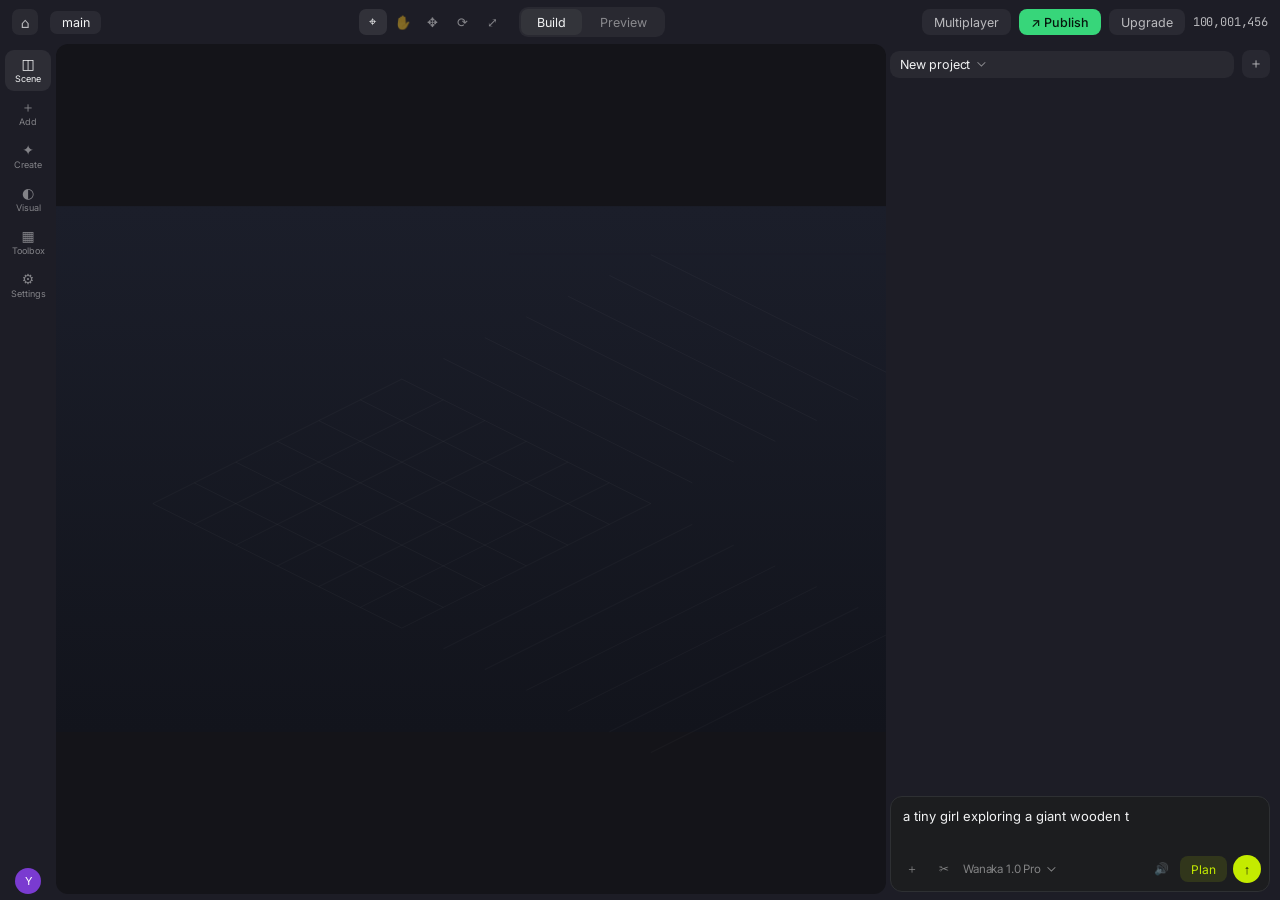
<file: index.html>
<!DOCTYPE html>
<html lang="en">
<head>
<meta charset="UTF-8">
<meta name="viewport" content="width=device-width, initial-scale=1.0">
<meta http-equiv="Cache-Control" content="no-cache, no-store, must-revalidate">
<title>Wanaka · Studio</title>
<link rel="preconnect" href="https://fonts.googleapis.com">
<link rel="preconnect" href="https://fonts.gstatic.com" crossorigin>
<link href="https://fonts.googleapis.com/css2?family=Inter:wght@400;500;600;700&family=JetBrains+Mono:wght@400;500&display=swap" rel="stylesheet">
<link rel="stylesheet" href="editor.css?v=15">
<link rel="stylesheet" href="panel.css?v=8">
</head>
<body>
<div id="stage"></div>
<script src="panel.js?v=12"></script>
<script src="editor.js?v=16"></script>
</body>
</html>
</file>
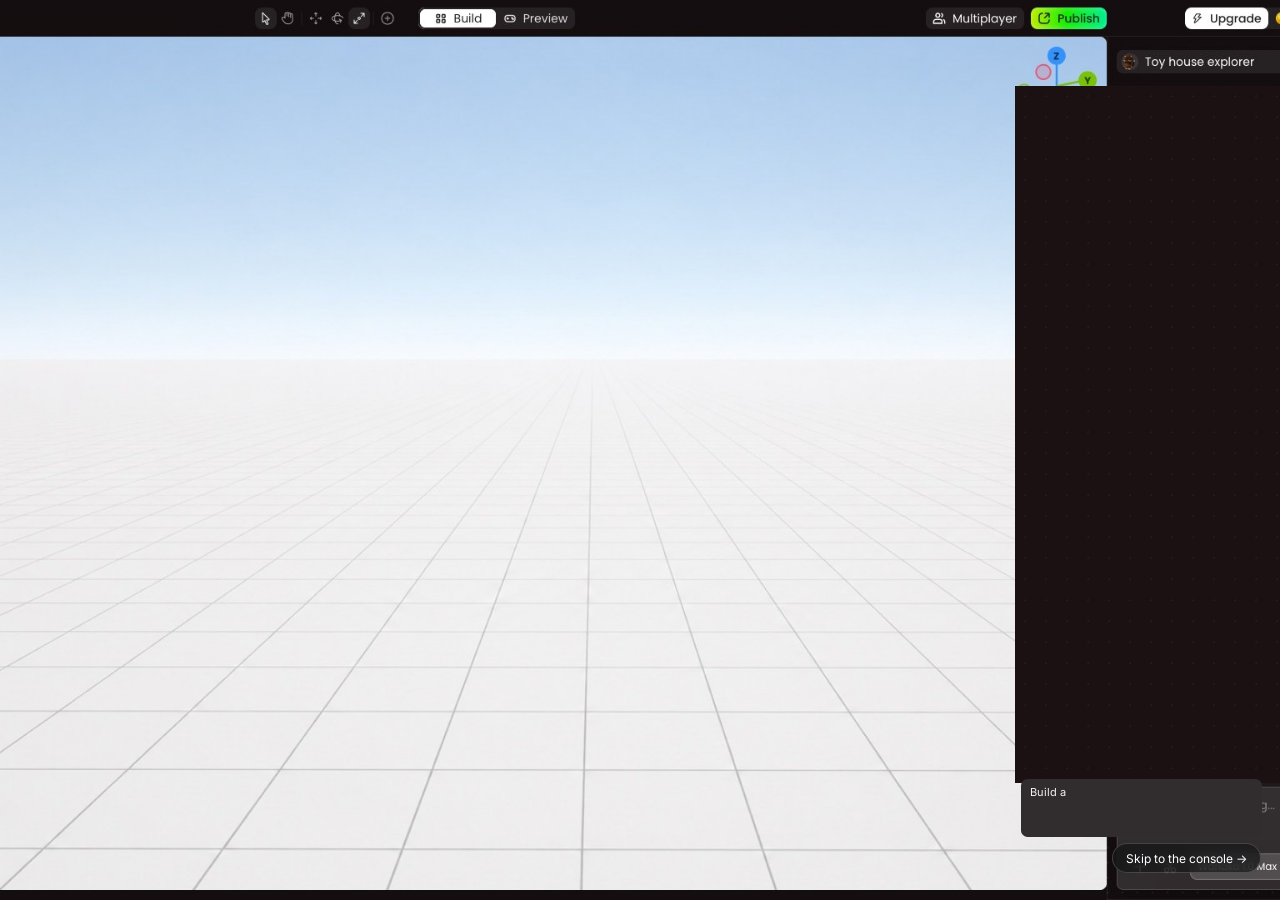
<file: handheld.html>
<!DOCTYPE html>
<html lang="en">
<head>
<meta charset="UTF-8">
<meta name="viewport" content="width=device-width, initial-scale=1.0">
<title>Wanaka · The plan, on a handheld</title>
<link rel="preconnect" href="https://fonts.googleapis.com">
<link rel="preconnect" href="https://fonts.gstatic.com" crossorigin>
<link href="https://fonts.googleapis.com/css2?family=Poppins:wght@400;500;600;700&family=Bitcount+Grid+Single:wght@400;500&family=Inter:wght@400;500;600;700&family=Playfair+Display:ital,wght@0,500;0,700;0,800;1,500&family=JetBrains+Mono:wght@400;500;700&family=Caveat:wght@500;600&family=Archivo+Black&family=Doto:wght@600;800&display=swap" rel="stylesheet">
<link rel="stylesheet" href="plans.css?v=98">
<link rel="stylesheet" href="story.css?v=5">
</head>
<body class="story">
<main class="stage stage--e" id="stage"></main>
<script>window.__hold = true; </script>
<script src="plans.js?v=71"></script>
<script src="story.js?v=3"></script>
</body>
</html>
</file>
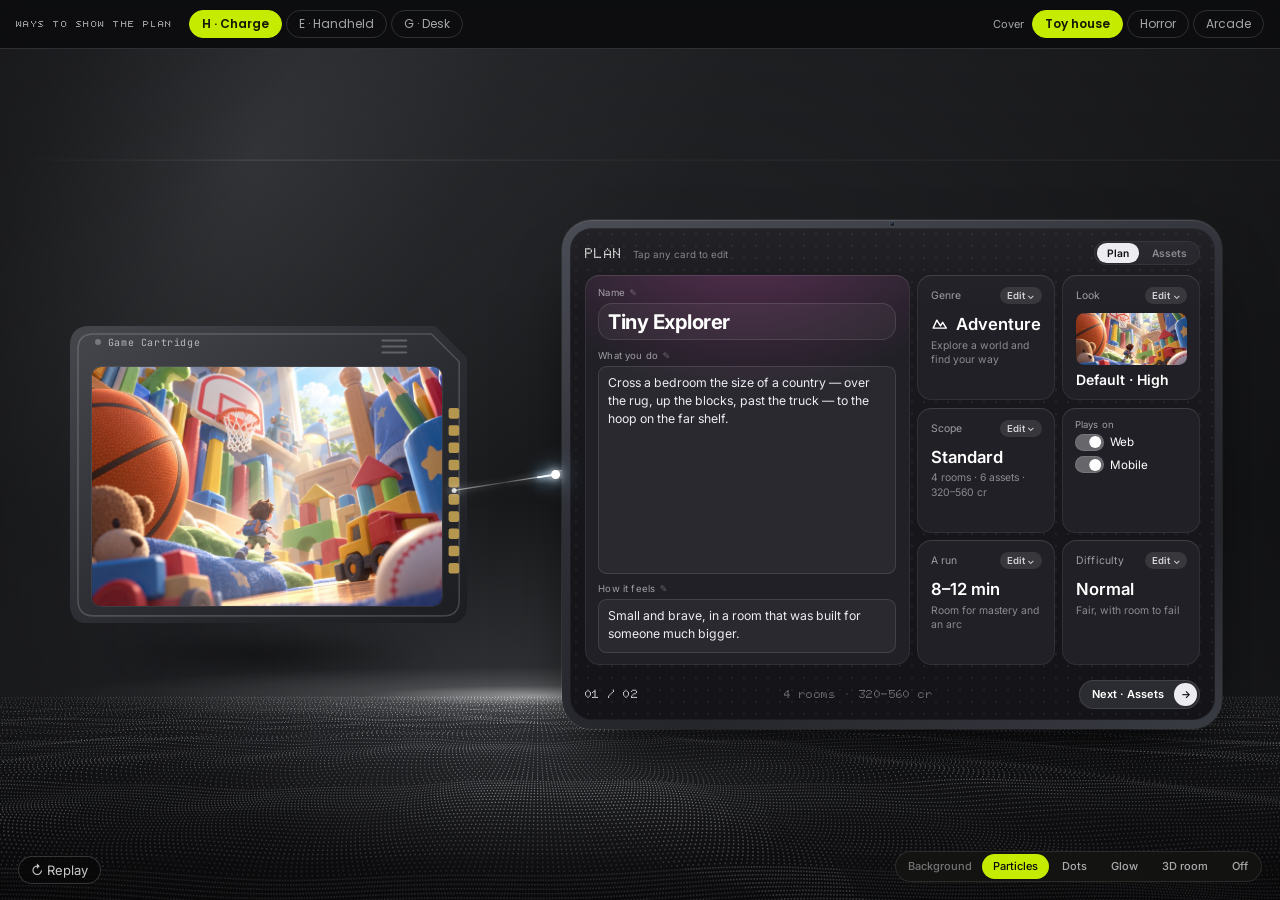
<file: plans.html>
<!DOCTYPE html>
<html lang="en">
<head>
<meta charset="UTF-8">
<meta name="viewport" content="width=device-width, initial-scale=1.0">
<title>Wanaka · Ways to show a plan</title>
<link rel="preconnect" href="https://fonts.googleapis.com">
<link rel="preconnect" href="https://fonts.gstatic.com" crossorigin>
<link href="https://fonts.googleapis.com/css2?family=Poppins:wght@400;500;600;700&family=Bitcount+Grid+Single:wght@400;500&family=Inter:wght@400;500;600;700&family=Playfair+Display:ital,wght@0,500;0,700;0,800;1,500&family=JetBrains+Mono:wght@400;500;700&family=Caveat:wght@500;600&family=Archivo+Black&family=Doto:wght@600;800&display=swap" rel="stylesheet">
<link rel="stylesheet" href="plans.css?v=98">
</head>
<body>
<header class="sw">
  <span class="sw__t">Ways to show the plan</span>
  <span class="sw__g">
    <button class="sw__b is-on" data-c="h">H · Charge</button>
    <button class="sw__b" data-c="e">E · Handheld</button>
    <button class="sw__b" data-c="g">G · Desk</button>
  </span>
  <span class="sw__g sw__g--p">
    <em>Cover</em>
    <button class="sw__p is-on" data-p="toy">Toy house</button>
    <button class="sw__p" data-p="horror">Horror</button>
    <button class="sw__p" data-p="pixel">Arcade</button>
  </span>
</header>
<main class="stage" id="stage"></main>
<script src="plans.js?v=71"></script>
</body>
</html>
</file>
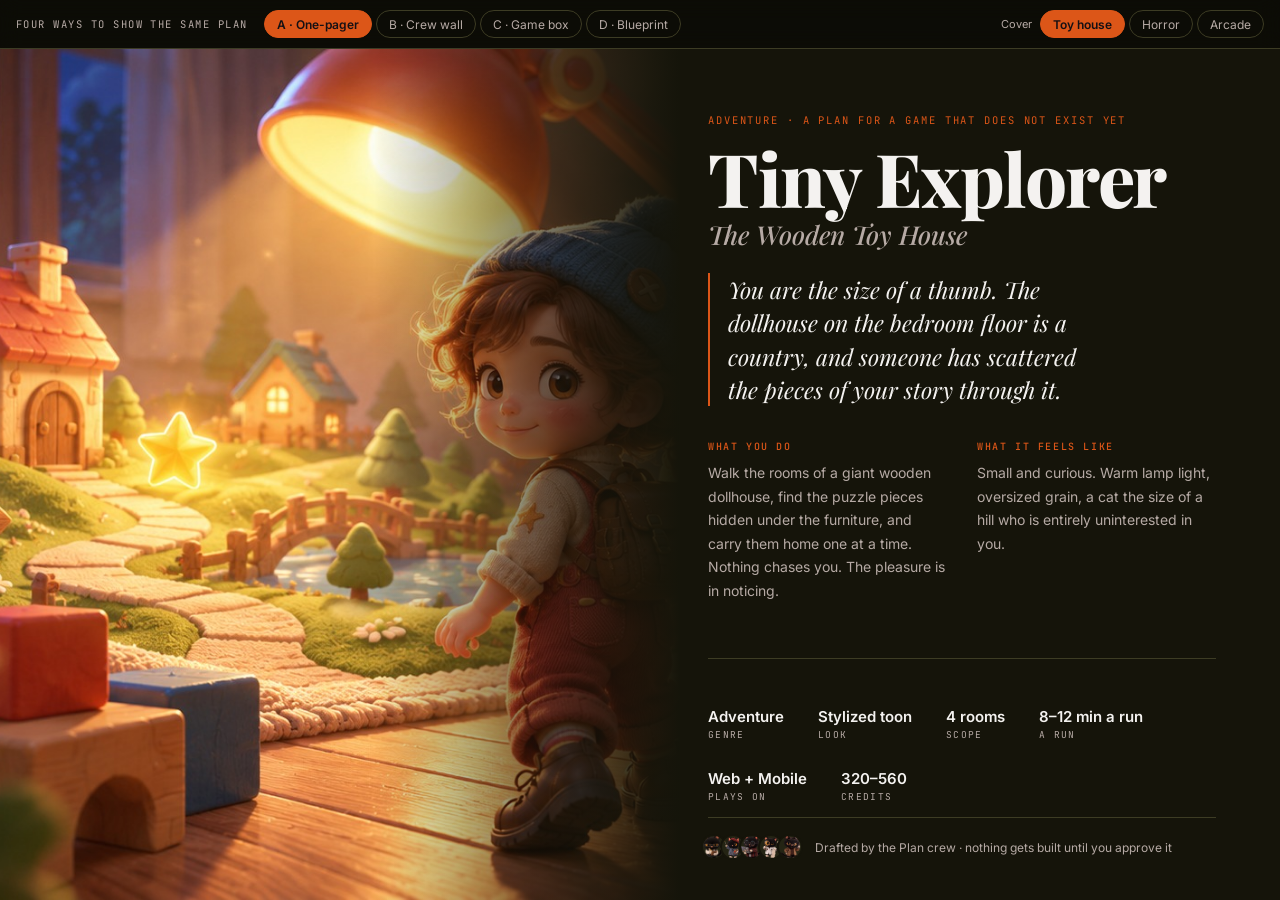
<file: archive/a-d-four-comps/plans.html>
<!DOCTYPE html>
<html lang="en">
<head>
<meta charset="UTF-8">
<meta name="viewport" content="width=device-width, initial-scale=1.0">
<title>Wanaka · Four ways to show a plan</title>
<link rel="preconnect" href="https://fonts.googleapis.com">
<link rel="preconnect" href="https://fonts.gstatic.com" crossorigin>
<link href="https://fonts.googleapis.com/css2?family=Inter:wght@400;500;600;700&family=Playfair+Display:ital,wght@0,500;0,700;0,800;1,500&family=JetBrains+Mono:wght@400;500;700&family=Caveat:wght@500;600&family=Archivo+Black&display=swap" rel="stylesheet">
<link rel="stylesheet" href="plans.css?v=1">
</head>
<body>
<header class="sw">
  <span class="sw__t">Four ways to show the same plan</span>
  <span class="sw__g">
    <button class="sw__b is-on" data-c="a">A · One-pager</button>
    <button class="sw__b" data-c="b">B · Crew wall</button>
    <button class="sw__b" data-c="c">C · Game box</button>
    <button class="sw__b" data-c="d">D · Blueprint</button>
  </span>
  <span class="sw__g sw__g--p">
    <em>Cover</em>
    <button class="sw__p is-on" data-p="toy">Toy house</button>
    <button class="sw__p" data-p="horror">Horror</button>
    <button class="sw__p" data-p="pixel">Arcade</button>
  </span>
</header>
<main class="stage" id="stage"></main>
<script src="plans.js?v=2"></script>
</body>
</html>
</file>
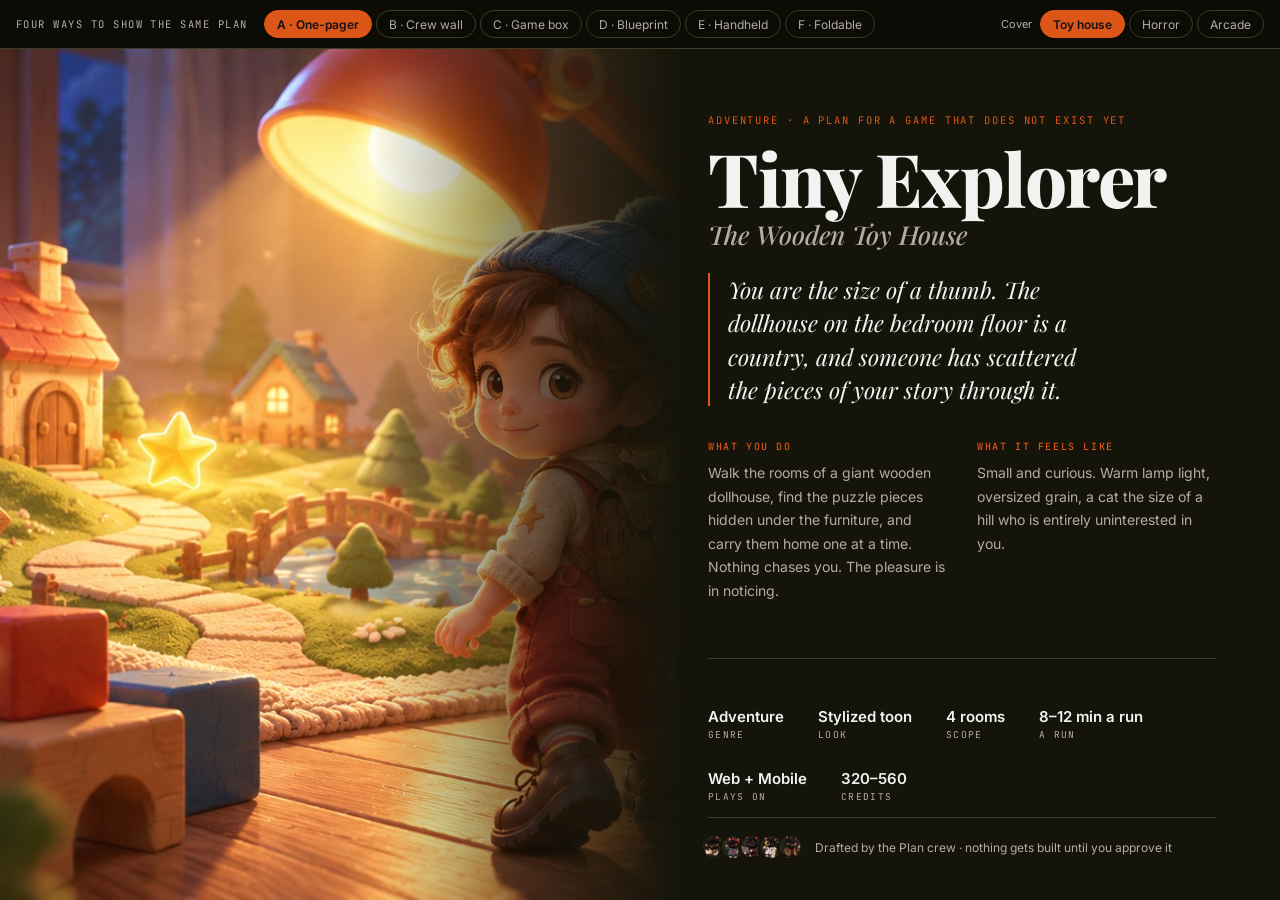
<file: archive/e-f-handheld-foldable/plans.html>
<!DOCTYPE html>
<html lang="en">
<head>
<meta charset="UTF-8">
<meta name="viewport" content="width=device-width, initial-scale=1.0">
<title>Wanaka · Four ways to show a plan</title>
<link rel="preconnect" href="https://fonts.googleapis.com">
<link rel="preconnect" href="https://fonts.gstatic.com" crossorigin>
<link href="https://fonts.googleapis.com/css2?family=Inter:wght@400;500;600;700&family=Playfair+Display:ital,wght@0,500;0,700;0,800;1,500&family=JetBrains+Mono:wght@400;500;700&family=Caveat:wght@500;600&family=Archivo+Black&display=swap" rel="stylesheet">
<link rel="stylesheet" href="plans.css?v=12">
</head>
<body>
<header class="sw">
  <span class="sw__t">Four ways to show the same plan</span>
  <span class="sw__g">
    <button class="sw__b is-on" data-c="a">A · One-pager</button>
    <button class="sw__b" data-c="b">B · Crew wall</button>
    <button class="sw__b" data-c="c">C · Game box</button>
    <button class="sw__b" data-c="d">D · Blueprint</button>
    <button class="sw__b" data-c="e">E · Handheld</button>
    <button class="sw__b" data-c="f">F · Foldable</button>
  </span>
  <span class="sw__g sw__g--p">
    <em>Cover</em>
    <button class="sw__p is-on" data-p="toy">Toy house</button>
    <button class="sw__p" data-p="horror">Horror</button>
    <button class="sw__p" data-p="pixel">Arcade</button>
  </span>
</header>
<main class="stage" id="stage"></main>
<script src="plans.js?v=8"></script>
</body>
</html>
</file>
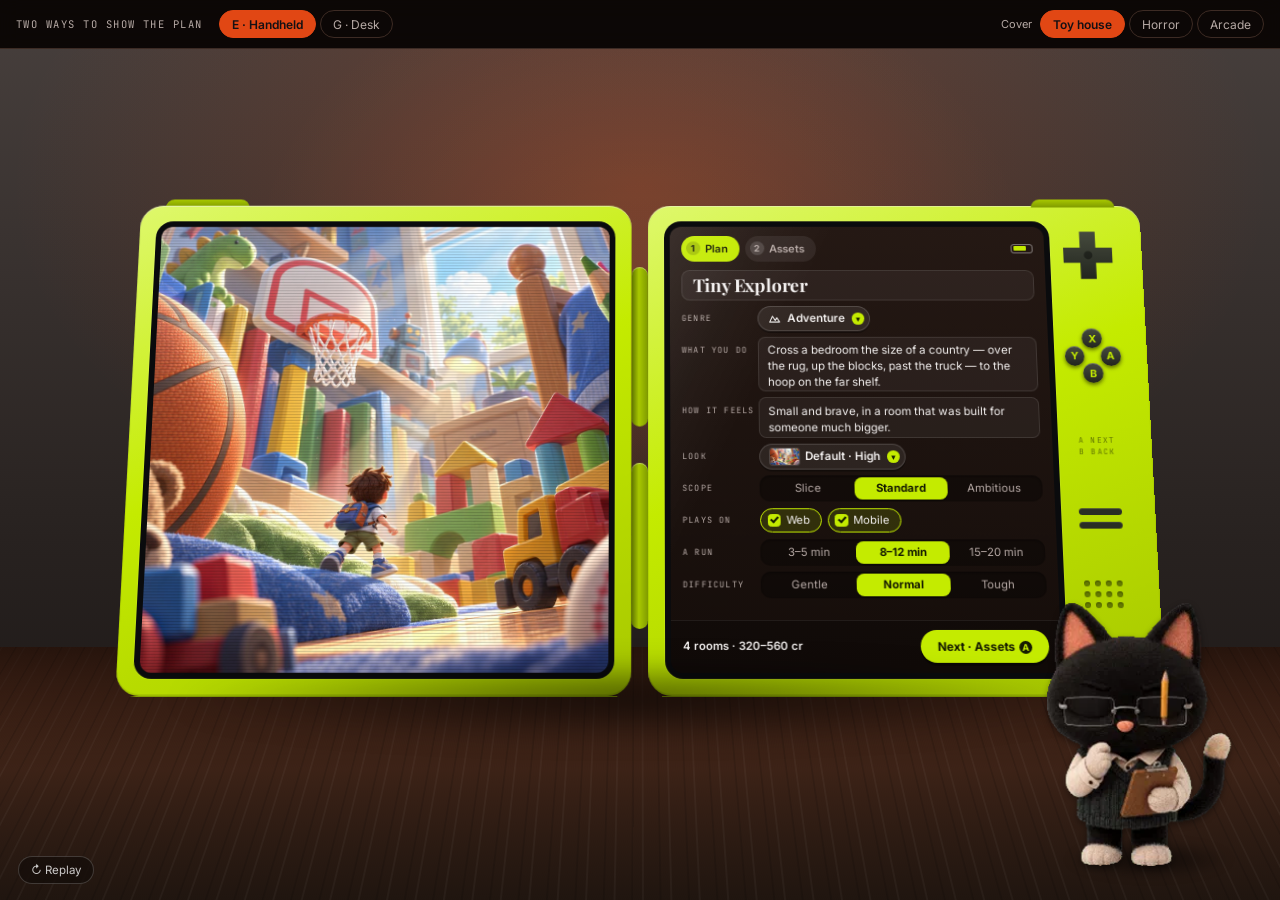
<file: archive/e-g-final/plans.html>
<!DOCTYPE html>
<html lang="en">
<head>
<meta charset="UTF-8">
<meta name="viewport" content="width=device-width, initial-scale=1.0">
<title>Wanaka · Two ways to show a plan</title>
<link rel="preconnect" href="https://fonts.googleapis.com">
<link rel="preconnect" href="https://fonts.gstatic.com" crossorigin>
<link href="https://fonts.googleapis.com/css2?family=Inter:wght@400;500;600;700&family=Playfair+Display:ital,wght@0,500;0,700;0,800;1,500&family=JetBrains+Mono:wght@400;500;700&family=Caveat:wght@500;600&family=Archivo+Black&display=swap" rel="stylesheet">
<link rel="stylesheet" href="plans.css?v=24">
</head>
<body>
<header class="sw">
  <span class="sw__t">Two ways to show the plan</span>
  <span class="sw__g">
    <button class="sw__b is-on" data-c="e">E · Handheld</button>
    <button class="sw__b" data-c="g">G · Desk</button>
  </span>
  <span class="sw__g sw__g--p">
    <em>Cover</em>
    <button class="sw__p is-on" data-p="toy">Toy house</button>
    <button class="sw__p" data-p="horror">Horror</button>
    <button class="sw__p" data-p="pixel">Arcade</button>
  </span>
</header>
<main class="stage" id="stage"></main>
<script src="plans.js?v=18"></script>
</body>
</html>
</file>
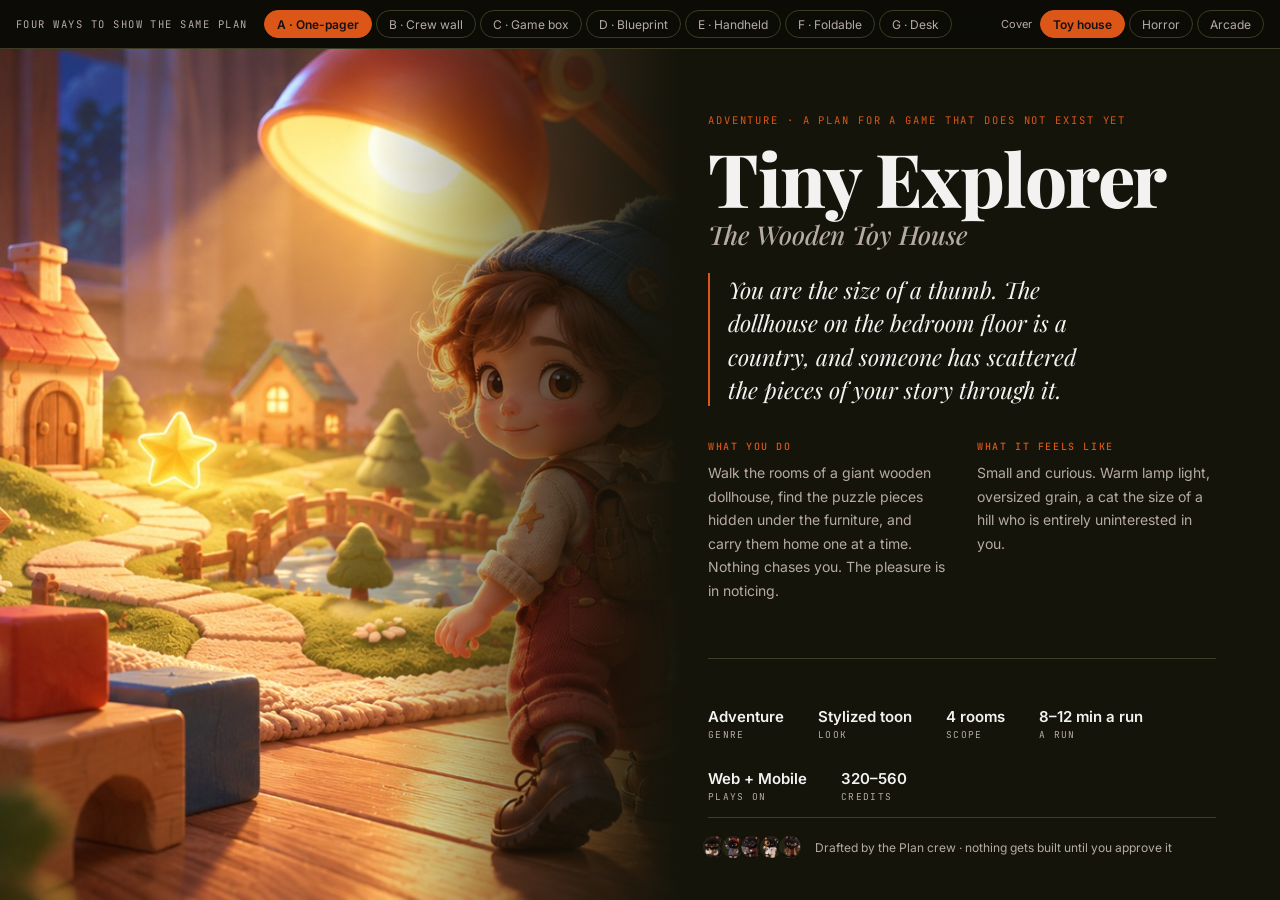
<file: archive/g-desk-v1/plans.html>
<!DOCTYPE html>
<html lang="en">
<head>
<meta charset="UTF-8">
<meta name="viewport" content="width=device-width, initial-scale=1.0">
<title>Wanaka · Four ways to show a plan</title>
<link rel="preconnect" href="https://fonts.googleapis.com">
<link rel="preconnect" href="https://fonts.gstatic.com" crossorigin>
<link href="https://fonts.googleapis.com/css2?family=Inter:wght@400;500;600;700&family=Playfair+Display:ital,wght@0,500;0,700;0,800;1,500&family=JetBrains+Mono:wght@400;500;700&family=Caveat:wght@500;600&family=Archivo+Black&display=swap" rel="stylesheet">
<link rel="stylesheet" href="plans.css?v=14">
</head>
<body>
<header class="sw">
  <span class="sw__t">Four ways to show the same plan</span>
  <span class="sw__g">
    <button class="sw__b is-on" data-c="a">A · One-pager</button>
    <button class="sw__b" data-c="b">B · Crew wall</button>
    <button class="sw__b" data-c="c">C · Game box</button>
    <button class="sw__b" data-c="d">D · Blueprint</button>
    <button class="sw__b" data-c="e">E · Handheld</button>
    <button class="sw__b" data-c="f">F · Foldable</button>
    <button class="sw__b" data-c="g">G · Desk</button>
  </span>
  <span class="sw__g sw__g--p">
    <em>Cover</em>
    <button class="sw__p is-on" data-p="toy">Toy house</button>
    <button class="sw__p" data-p="horror">Horror</button>
    <button class="sw__p" data-p="pixel">Arcade</button>
  </span>
</header>
<main class="stage" id="stage"></main>
<script src="plans.js?v=9"></script>
</body>
</html>
</file>
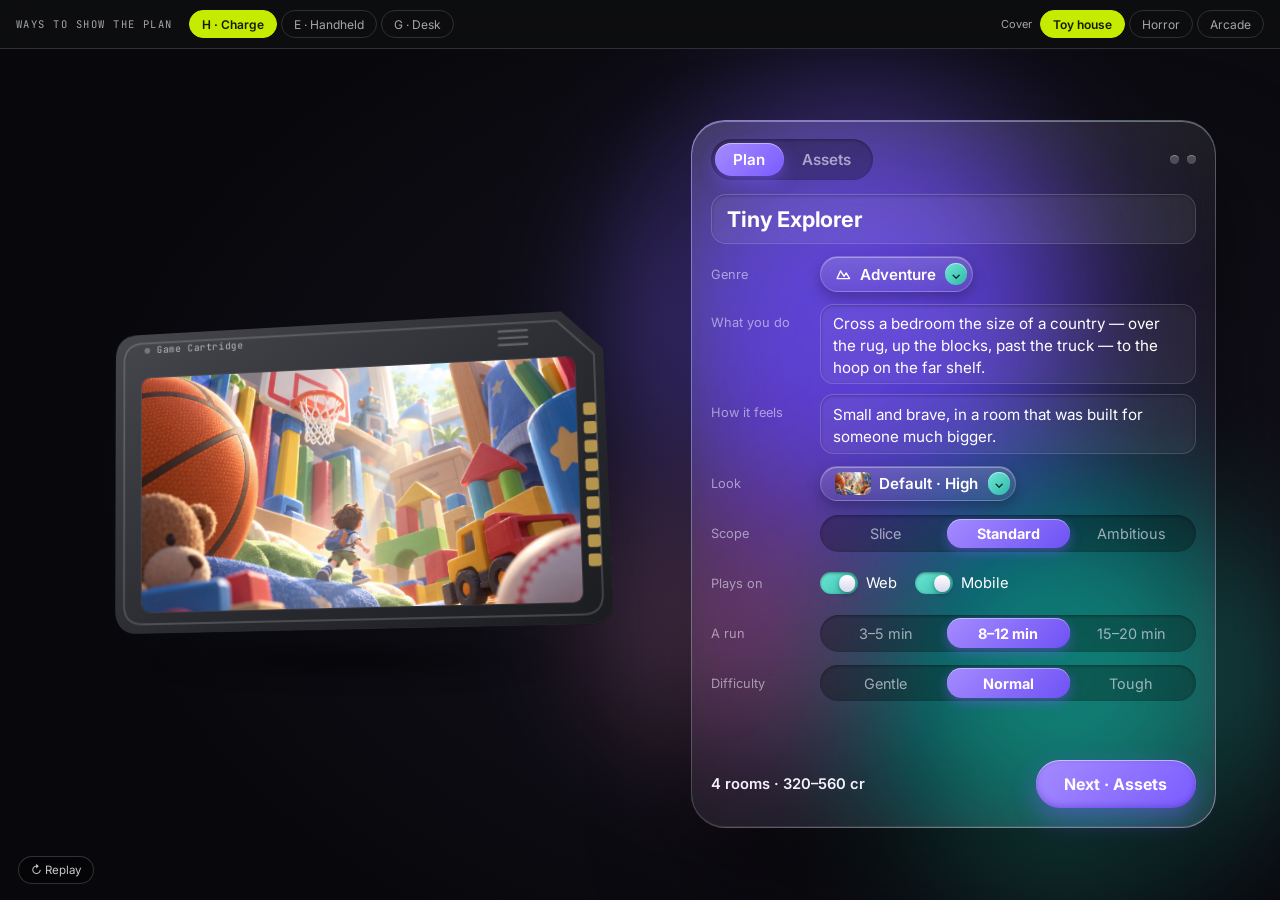
<file: archive/h-glass/plans.html>
<!DOCTYPE html>
<html lang="en">
<head>
<meta charset="UTF-8">
<meta name="viewport" content="width=device-width, initial-scale=1.0">
<title>Wanaka · Ways to show a plan</title>
<link rel="preconnect" href="https://fonts.googleapis.com">
<link rel="preconnect" href="https://fonts.gstatic.com" crossorigin>
<link href="https://fonts.googleapis.com/css2?family=Inter:wght@400;500;600;700&family=Playfair+Display:ital,wght@0,500;0,700;0,800;1,500&family=JetBrains+Mono:wght@400;500;700&family=Caveat:wght@500;600&family=Archivo+Black&display=swap" rel="stylesheet">
<link rel="stylesheet" href="plans.css?v=28">
</head>
<body>
<header class="sw">
  <span class="sw__t">Ways to show the plan</span>
  <span class="sw__g">
    <button class="sw__b is-on" data-c="h">H · Charge</button>
    <button class="sw__b" data-c="e">E · Handheld</button>
    <button class="sw__b" data-c="g">G · Desk</button>
  </span>
  <span class="sw__g sw__g--p">
    <em>Cover</em>
    <button class="sw__p is-on" data-p="toy">Toy house</button>
    <button class="sw__p" data-p="horror">Horror</button>
    <button class="sw__p" data-p="pixel">Arcade</button>
  </span>
</header>
<main class="stage" id="stage"></main>
<script src="plans.js?v=20"></script>
</body>
</html>
</file>
<file: editor.css>
/* ──────────────────────────────────────────────────────────────────
   The editor around the plan: top bar, icon rail, viewport, chat.
   Colours follow the shipped studio — page #1D1D26, lime #C4EB00.
   ────────────────────────────────────────────────────────────────── */
:root{
  --page:#1D1D26;
  --sunk:#141419;
  --card:#232427;
  --field:#1C1D1F;
  --line:#2E3033;
  --ink:#F2F3F4;
  --ink-2:rgba(242,243,244,.72);
  --ink-3:rgba(255,255,255,.45);
  --ink-4:rgba(255,255,255,.26);
  --lime:#C4EB00;
  --mint:#7FE3C0;
  --font:'Inter',-apple-system,system-ui,sans-serif;
  --mono:'JetBrains Mono',ui-monospace,monospace;
}
*{box-sizing:border-box}
[hidden]{display:none!important}
html,body{height:100%}
body{
  margin:0;background:var(--page);color:var(--ink);
  font-family:var(--font);font-size:13px;letter-spacing:-.16px;-webkit-font-smoothing:antialiased;
}
#stage{height:100%}
.ed{height:100%;display:flex;flex-direction:column;overflow:hidden}

/* ── Top bar ──────────────────────────────────────────────────── */
.ed__top{
  display:flex;align-items:center;gap:12px;height:44px;flex:none;padding:0 12px;
}
.ed__home{width:26px;height:26px;display:grid;place-items:center;border-radius:7px;
  background:rgba(255,255,255,.06);color:var(--ink-2);font-size:14px}
.ed__branch{
  padding:4px 12px;border-radius:7px;background:rgba(255,255,255,.06);
  font-size:12.5px;color:var(--ink);
}
.ed__tools{display:flex;gap:2px;margin-left:auto}
.tl{
  width:28px;height:26px;border:0;border-radius:7px;cursor:pointer;background:none;
  color:var(--ink-3);font-size:13px;
}
.tl.is-on{background:rgba(255,255,255,.09);color:var(--ink)}
.ed__modes{display:flex;gap:2px;padding:2px;border-radius:9px;background:rgba(255,255,255,.05)}
.md{
  height:26px;padding:0 16px;border:0;border-radius:7px;cursor:pointer;background:none;
  font-family:var(--font);font-size:12.5px;color:var(--ink-3);
}
.md.is-on{background:#33343A;color:var(--ink)}
.ed__right{display:flex;align-items:center;gap:8px;margin-left:auto}
.ghostbtn{
  height:26px;padding:0 12px;border:0;border-radius:8px;cursor:pointer;
  background:rgba(255,255,255,.06);color:var(--ink-2);font-family:var(--font);font-size:12.5px;
}
.pubbtn{
  height:26px;padding:0 12px;border:0;border-radius:8px;cursor:pointer;
  background:#37D67A;color:#06170D;font-family:var(--font);font-size:12.5px;font-weight:500;
}
.credits{font-family:var(--mono);font-size:12px;color:var(--ink-2)}

/* ── Body ─────────────────────────────────────────────────────── */
.ed__body{flex:1;min-height:0;display:grid;grid-template-columns:56px 1fr 390px}
.ed__rail{
  display:flex;flex-direction:column;align-items:center;gap:2px;padding:6px 0;
}
.rl{
  width:46px;padding:7px 0;border:0;border-radius:9px;cursor:pointer;background:none;
  display:flex;flex-direction:column;align-items:center;gap:2px;
  color:var(--ink-3);font-family:var(--font);font-size:9px;
}
.rl i{font-style:normal;font-size:14px;line-height:1}
.rl:hover{background:rgba(255,255,255,.05);color:var(--ink-2)}
.rl.is-on{background:rgba(255,255,255,.07);color:var(--ink)}
.ed__me{
  margin-top:auto;width:26px;height:26px;border-radius:50%;display:grid;place-items:center;
  background:#7A3BD0;color:#fff;font-size:11px;
}

/* ── Viewport ─────────────────────────────────────────────────── */
.view{min-width:0;min-height:0;
  position:relative;margin:0 4px 6px 0;border-radius:12px;overflow:hidden;background:var(--sunk);
}
.view__scene{position:absolute;inset:0}
.view__scene svg{width:100%;height:100%;display:block}
/* every part waits for its step in the build */
.pc{opacity:0;transform:translateY(14px);transition:opacity .9s ease,transform .9s ease}
.grid{opacity:.5}
.is-floor .floor,.is-rooms .floor,.is-picks .floor,.is-light .floor,.is-done .floor{opacity:1;transform:none}
.is-rooms .r1,.is-picks .r1,.is-light .r1,.is-done .r1,
.is-rooms .r2,.is-picks .r2,.is-light .r2,.is-done .r2,
.is-rooms .r3,.is-picks .r3,.is-light .r3,.is-done .r3,
.is-rooms .hero,.is-picks .hero,.is-light .hero,.is-done .hero{opacity:1;transform:none}
.is-rooms .r2{transition-delay:.18s}
.is-rooms .r3{transition-delay:.34s}
.is-rooms .hero{transition-delay:.5s}
.is-picks .picks,.is-light .picks,.is-done .picks{opacity:1;transform:none}
.is-light .light,.is-done .light{opacity:1;transform:none}
.is-done .hero{animation:bob 2.6s ease-in-out infinite}
@keyframes bob{0%,100%{transform:translateY(0)}50%{transform:translateY(-8px)}}
.view.is-playing .view__scene{filter:saturate(1.15) brightness(1.08)}

/* the crew, floating over the scene */
.crewcard{
  position:absolute;right:16px;top:16px;width:320px;z-index:3;
  background:rgba(24,24,30,.92);border:1px solid rgba(255,255,255,.10);border-radius:14px;
  backdrop-filter:blur(14px);box-shadow:0 22px 60px rgba(0,0,0,.5);overflow:hidden;
  animation:pop .3s ease;
}
@keyframes pop{from{opacity:0;transform:translateY(-8px)}to{opacity:1;transform:none}}
.crewcard__h{display:flex;align-items:center;gap:11px;padding:12px 13px}
.crewcard__h img{width:38px;height:38px;border-radius:9px;object-fit:cover;background:#2A2530}
.crewcard__h span{flex:1;display:flex;flex-direction:column;gap:1px;min-width:0}
.crewcard__h em{
  font-style:normal;font-family:var(--mono);font-size:9px;letter-spacing:.14em;
  text-transform:uppercase;color:var(--lime);
}
.crewcard__h b{font-size:13.5px;font-weight:600}
.dot{width:7px;height:7px;border-radius:50%;background:var(--ink-4);flex:none;
  animation:pulse 1.4s ease-in-out infinite}
.dot.is-ready{background:var(--mint);animation:none}
@keyframes pulse{0%,100%{opacity:.35}50%{opacity:1}}
.crewcard__row{display:flex;gap:4px;padding:0 10px 11px}
.cc{
  flex:1;display:flex;flex-direction:column;align-items:center;gap:3px;padding:7px 2px;
  border-radius:9px;transition:background .25s;
}
.cc img{width:30px;height:30px;border-radius:50%;object-fit:cover;background:#2A2530;
  filter:grayscale(.7) opacity(.5);transition:filter .25s}
.cc em{font-style:normal;font-size:8.5px;color:var(--ink-4)}
.cc.is-on{background:rgba(196,235,0,.10)}
.cc.is-on img{filter:none}
.cc.is-on em{color:var(--ink-2)}
.crewcard__foot{
  display:flex;align-items:center;gap:10px;padding:11px 12px;
  border-top:1px solid rgba(255,255,255,.08);background:rgba(255,255,255,.02);
}
.crewcard__mini{flex:1;display:flex;flex-direction:column;gap:1px;min-width:0}
.crewcard__mini b{font-size:12.5px;white-space:nowrap;overflow:hidden;text-overflow:ellipsis}
.crewcard__mini em{font-style:normal;font-size:10.5px;color:var(--ink-3)}
.openbtn{
  height:28px;padding:0 12px;border:0;border-radius:8px;cursor:pointer;flex:none;
  background:var(--mint);color:#06170D;font-family:var(--font);font-size:12px;font-weight:600;
}
.openbtn:hover{filter:brightness(1.05)}

.playbar{
  position:absolute;left:50%;bottom:18px;transform:translateX(-50%);z-index:3;
  display:flex;align-items:center;gap:12px;padding:8px 10px 8px 8px;border-radius:12px;
  background:rgba(24,24,30,.92);border:1px solid rgba(255,255,255,.10);
  backdrop-filter:blur(12px);font-size:12px;color:var(--ink-3);animation:pop .3s ease;
}
.playbtn{
  height:30px;padding:0 16px;border:0;border-radius:9px;cursor:pointer;
  background:var(--lime);color:#12180A;font-family:var(--font);font-size:12.5px;font-weight:600;
}

/* ── Chat ─────────────────────────────────────────────────────── */
.chat{display:flex;flex-direction:column;min-width:0;min-height:0;padding:0 10px 8px 0}
.chat__top{display:flex;align-items:center;gap:8px;height:40px;flex:none}
.chat__name{
  flex:1;display:flex;align-items:center;gap:7px;padding:6px 10px;border-radius:9px;
  background:rgba(255,255,255,.05);font-size:12.5px;color:var(--ink);
}
.cv{width:6px;height:6px;border-right:1.4px solid var(--ink-3);border-bottom:1.4px solid var(--ink-3);
  transform:rotate(45deg) translateY(-2px);display:block}
.chat__plus{
  width:28px;height:28px;border:0;border-radius:8px;cursor:pointer;
  background:rgba(255,255,255,.05);color:var(--ink-2);font-size:14px;
}
.chat__log{
  flex:1;min-height:0;overflow-y:auto;display:flex;flex-direction:column;gap:12px;
  padding:8px 2px 14px;scrollbar-width:none;
}
.chat__log::-webkit-scrollbar{display:none}
.msg{font-size:13px;line-height:1.55;animation:rise .3s ease both}
@keyframes rise{from{opacity:0;transform:translateY(8px)}to{opacity:1;transform:none}}
.msg--me{
  align-self:flex-end;max-width:88%;padding:9px 12px;border-radius:12px 12px 4px 12px;
  background:rgba(255,255,255,.07);
}
.msg--crew{display:flex;gap:9px;align-items:flex-start}
.msg--crew img{width:26px;height:26px;border-radius:50%;object-fit:cover;background:#2A2530;flex:none}
.msg--crew span{flex:1;min-width:0;color:var(--ink-2)}
.msg--crew b{display:block;font-size:12.5px;color:var(--ink);margin-bottom:2px}
.tick{
  display:flex;align-items:center;gap:8px;font-size:12.5px;color:var(--ink-3);
  animation:rise .3s ease both;padding-left:35px;
}
.tick i{
  width:13px;height:13px;flex:none;border-radius:50%;background:rgba(127,227,192,.16);
  position:relative;
}
.tick i::after{
  content:'';position:absolute;left:4px;top:3px;width:4px;height:6px;
  border-right:1.5px solid var(--mint);border-bottom:1.5px solid var(--mint);transform:rotate(42deg);
}
.qa{display:flex;flex-wrap:wrap;gap:6px;align-items:flex-start;padding-left:35px}
.qa__b{
  padding:7px 13px;border-radius:20px;cursor:pointer;
  background:rgba(255,255,255,.05);border:1px solid var(--line);color:var(--ink);
  font-family:var(--font);font-size:12.5px;transition:all .16s;
}
.qa__b:hover{border-color:rgba(255,255,255,.3)}
.qa__b--go{border-color:rgba(127,227,192,.5);color:var(--mint)}

.plancard{
  display:flex;gap:11px;padding:10px;border-radius:12px;
  background:var(--card);border:1px solid var(--line);animation:rise .3s ease both;
}
.plancard img{width:96px;height:70px;border-radius:8px;object-fit:cover;flex:none}
.plancard div{flex:1;min-width:0;display:flex;flex-direction:column;gap:3px}
.plancard em{
  font-style:normal;font-family:var(--mono);font-size:9px;letter-spacing:.14em;
  text-transform:uppercase;color:var(--mint);
}
.plancard b{font-size:13px;line-height:1.35}
.plancard span{font-size:11.5px;line-height:1.45;color:var(--ink-3)}
.plancard .openbtn{align-self:flex-start;margin-top:4px}

.chat__composer{
  flex:none;border:1px solid var(--line);border-radius:12px;background:var(--field);padding:8px;
}
.chat__in{
  width:100%;background:none;border:0;resize:none;color:var(--ink);
  font-family:var(--font);font-size:13px;line-height:1.5;padding:2px 4px 6px;
}
.chat__in:focus{outline:none}
.chat__in::placeholder{color:var(--ink-4)}
.chat__row{display:flex;align-items:center;gap:6px}
.ci{
  width:26px;height:26px;border:0;border-radius:7px;cursor:pointer;background:none;
  color:var(--ink-3);font-size:12px;
}
.ci:hover{background:rgba(255,255,255,.06)}
.model{display:flex;align-items:center;gap:6px;font-size:11.5px;color:var(--ink-3)}
.grow{flex:1}
.plan{
  height:26px;padding:0 11px;border:0;border-radius:8px;cursor:pointer;
  background:rgba(196,235,0,.12);color:var(--lime);font-family:var(--font);font-size:12px;
}
.send{
  width:28px;height:28px;border:0;border-radius:50%;cursor:pointer;
  background:rgba(255,255,255,.10);color:var(--ink-3);font-size:13px;transition:all .2s;
}
.send.is-live{background:var(--lime);color:#12180A}

/* ── The plan panel, over everything ──────────────────────────── */
.panelwrap{position:fixed;inset:0;z-index:50;background:var(--page)}

/* ── Building: the card that owns the middle of the viewport ────── */
.bx{
  position:absolute;inset:0;z-index:4;display:grid;place-items:center;
  /* light enough that the scene keeps assembling in plain sight */
  background:rgba(14,14,20,.52);backdrop-filter:blur(2px);
  animation:fade .4s ease;
}
@keyframes fade{from{opacity:0}to{opacity:1}}
.bx__card,.bx__done{
  width:392px;border-radius:18px;overflow:hidden;
  background:rgba(28,28,35,.95);border:1px solid rgba(255,255,255,.12);
  box-shadow:0 30px 90px rgba(0,0,0,.6);
}
.bx__art{
  position:relative;height:172px;display:grid;place-items:end center;padding:14px 0 18px;
}
/* a pool of warm light for the Wana to stand in, instead of a cropped plate */
.bx__art::before{
  content:'';position:absolute;left:50%;top:22px;transform:translateX(-50%);
  width:228px;height:146px;border-radius:50%;
  background:radial-gradient(closest-side,rgba(196,235,0,.13),transparent);
}
.bx__art::after{
  content:'';position:absolute;left:50%;bottom:11px;transform:translateX(-50%);
  width:128px;height:17px;border-radius:50%;
  background:radial-gradient(closest-side,rgba(0,0,0,.5),transparent);
}
.bx__art img{
  position:relative;z-index:1;height:140px;width:auto;object-fit:contain;
}
.bx__card.is-in .bx__art img{animation:land .7s cubic-bezier(.2,.9,.3,1)}
@keyframes land{from{transform:translateY(-10px) scale(.96)}to{transform:none}}
.bx__badge{
  display:block;margin-bottom:5px;font-style:normal;
  font-family:var(--mono);font-size:10px;letter-spacing:.14em;
  text-transform:uppercase;color:var(--lime);
}
.bx__body{padding:6px 17px 4px}
.bx__body b{display:block;font-size:16px;font-weight:600;letter-spacing:-.3px}
.bx__body p{margin:6px 0 0;font-size:12.5px;line-height:1.55;color:var(--ink-3)}
.bx__bar{height:3px;margin:15px 17px 0;border-radius:2px;background:rgba(255,255,255,.10)}
.bx__bar i{display:block;height:100%;border-radius:2px;background:var(--lime);
  transition:width 8s linear}
.bx__nav{display:flex;align-items:center;gap:10px;padding:11px 12px 13px;justify-content:center}
.bx__arrow{
  width:26px;height:26px;border:0;border-radius:50%;cursor:pointer;
  background:rgba(255,255,255,.07);color:var(--ink-2);font-size:14px;line-height:1;
}
.bx__arrow:disabled{opacity:.25;cursor:default}
.bx__dots{display:flex;gap:5px}
.bx__dots i{width:5px;height:5px;border-radius:50%;background:rgba(255,255,255,.2)}
.bx__dots i.is-done{background:rgba(255,255,255,.45)}
.bx__dots i.is-on{background:var(--lime);width:14px;border-radius:3px}
.bx__live{
  display:block;width:100%;padding:9px;border:0;border-top:1px solid rgba(255,255,255,.08);
  cursor:pointer;background:rgba(196,235,0,.08);color:var(--lime);
  font-family:var(--font);font-size:11.5px;
}

.bx__done{padding:26px 24px 22px;text-align:center}
.bx__done em{
  font-style:normal;font-family:var(--mono);font-size:10px;letter-spacing:.14em;
  text-transform:uppercase;color:var(--mint);
}
.bx__done b{display:block;margin-top:7px;font-size:19px;font-weight:600;letter-spacing:-.4px}
.bx__done p{margin:7px 0 18px;font-size:12.5px;color:var(--ink-3)}
.bx__done span{display:block;margin-top:10px;font-size:11.5px;color:var(--ink-4)}
.bx__play{
  width:100%;height:40px;border:0;border-radius:11px;cursor:pointer;
  background:var(--lime);color:#12180A;font-family:var(--font);font-size:14px;font-weight:600;
}

/* ── Handover: the models become clickable ─────────────────────── */
.hint{
  position:absolute;left:50%;top:16px;transform:translateX(-50%);z-index:3;
  display:flex;align-items:center;gap:9px;padding:8px 8px 8px 13px;border-radius:20px;
  background:rgba(24,24,30,.92);border:1px solid rgba(255,255,255,.12);
  backdrop-filter:blur(12px);font-size:12px;color:var(--ink-2);
}
.hint i{font-style:normal;color:var(--lime)}
.hint button{width:20px;height:20px;border:0;border-radius:50%;cursor:pointer;
  background:rgba(255,255,255,.08);color:var(--ink-3);font-size:10px}
#scene svg{pointer-events:none}
.is-swappable .hot{pointer-events:auto;cursor:pointer}
.is-swappable .hot:hover{filter:brightness(1.35) drop-shadow(0 0 10px rgba(196,235,0,.6))}
.hot{animation:breathe 2.4s ease-in-out infinite}
@keyframes breathe{0%,100%{filter:none}50%{filter:drop-shadow(0 0 7px rgba(196,235,0,.45))}}
.swapped{animation:swapflash .7s ease}
@keyframes swapflash{0%{filter:brightness(2.6) saturate(0)}100%{filter:none}}

/* ── The swap sheet ────────────────────────────────────────────── */
.sheet{
  position:absolute;right:12px;top:12px;bottom:12px;width:352px;z-index:5;
  display:flex;flex-direction:column;overflow-y:auto;scrollbar-width:none;
  border-radius:14px;background:rgba(26,26,32,.97);border:1px solid rgba(255,255,255,.12);
  backdrop-filter:blur(16px);box-shadow:0 24px 70px rgba(0,0,0,.55);
  transform:translateX(14px);transition:transform .22s ease;
}
.sheet::-webkit-scrollbar{display:none}
.sheet.is-on{transform:none}
.sheet__h{display:flex;align-items:flex-start;gap:10px;padding:14px 13px 10px}
.sheet__h span{flex:1;display:flex;flex-direction:column;gap:2px}
.sheet__h em{
  font-style:normal;font-family:var(--mono);font-size:9px;letter-spacing:.14em;
  text-transform:uppercase;color:var(--ink-3);
}
.sheet__h b{font-size:15px;font-weight:600;letter-spacing:-.3px}
.sheet__x{width:24px;height:24px;border:0;border-radius:7px;cursor:pointer;
  background:rgba(255,255,255,.07);color:var(--ink-3);font-size:11px}
.sheet__now{
  position:relative;height:112px;margin:0 13px 4px;border-radius:10px;
  background:radial-gradient(circle at 50% 42%,#3A3145,#1A1A22);
  border:1px solid rgba(255,255,255,.08);
}
.sheet__tag{
  position:absolute;left:9px;bottom:9px;padding:3px 9px;border-radius:14px;
  background:rgba(12,12,16,.75);font-size:10px;color:var(--ink-3);
}
.sheet__sec{padding:12px 13px 4px}
.sheet__sec h4{
  margin:0 0 9px;font-family:var(--mono);font-size:9.5px;letter-spacing:.14em;
  text-transform:uppercase;color:var(--ink-3);font-weight:400;
}
.sheet__grid{display:grid;grid-template-columns:1fr 1fr;gap:7px}
.opt,.res{
  display:flex;flex-direction:column;gap:3px;padding:6px;border-radius:10px;cursor:pointer;
  background:rgba(255,255,255,.04);border:1px solid transparent;text-align:left;
  font-family:var(--font);color:var(--ink);transition:border-color .16s,background .16s;
}
.opt__art{
  display:block;height:68px;border-radius:7px;
  background:radial-gradient(circle at 50% 45%,#332C40,#1E1E26);
}
.opt__art svg{width:100%;height:100%;display:block}
.opt b,.res b{font-size:11.5px;font-weight:500;line-height:1.3}
.opt em,.res em{font-style:normal;font-size:10px;color:var(--mint)}
.opt:hover,.res:hover{background:rgba(255,255,255,.07)}
.opt.is-on,.res.is-on{border-color:var(--mint);background:rgba(127,227,192,.08)}
.sheet__gen{display:flex;gap:6px}
.sheet__gen input{
  flex:1;min-width:0;height:32px;padding:0 10px;border-radius:9px;
  border:1px solid var(--line);background:var(--field);color:var(--ink);
  font-family:var(--font);font-size:12px;
}
.sheet__gen input:focus{outline:none;border-color:var(--ring)}
.sheet__gen button{
  height:32px;padding:0 13px;border:0;border-radius:9px;cursor:pointer;
  background:rgba(255,255,255,.09);color:var(--ink);font-family:var(--font);font-size:12px;
}
.sheet__out{margin-top:8px}
.sheet__out.is-working{
  display:flex;align-items:center;gap:9px;padding:12px;border-radius:10px;
  background:rgba(255,255,255,.04);font-size:11.5px;color:var(--ink-3);
}
.sheet__out em{font-style:normal}
.shim{
  width:44px;height:44px;border-radius:8px;flex:none;
  background:linear-gradient(100deg,#2A2530 30%,#3E3648 50%,#2A2530 70%);
  background-size:220% 100%;animation:shim 1.3s linear infinite;
}
@keyframes shim{from{background-position:120% 0}to{background-position:-120% 0}}
.sheet__f{
  margin-top:auto;display:flex;align-items:center;gap:10px;padding:12px 13px;
  border-top:1px solid rgba(255,255,255,.08);background:rgba(255,255,255,.02);
}
.sheet__f span{flex:1;min-width:0;font-size:11.5px;color:var(--ink-3);
  white-space:nowrap;overflow:hidden;text-overflow:ellipsis}
.sheet__go{
  height:30px;padding:0 15px;border:0;border-radius:9px;cursor:pointer;flex:none;
  background:var(--mint);color:#06170D;font-family:var(--font);font-size:12.5px;font-weight:600;
}
.sheet__go:disabled{background:rgba(255,255,255,.08);color:var(--ink-4);cursor:default}

/* ── The two ways forward, in the chat ─────────────────────────── */
.next{display:flex;flex-direction:column;gap:7px;animation:rise .3s ease both}
.next__row{
  display:flex;align-items:flex-start;gap:11px;padding:11px;border-radius:12px;cursor:pointer;
  background:var(--card);border:1px solid var(--line);text-align:left;
  font-family:var(--font);color:var(--ink);transition:border-color .16s,background .16s;
}
.next__row:hover{border-color:rgba(255,255,255,.28);background:#282A2E}
.next__row i{
  width:26px;height:26px;flex:none;border-radius:8px;display:grid;place-items:center;
  background:rgba(196,235,0,.12);color:var(--lime);font-style:normal;font-size:13px;
}
.next__row span{flex:1;min-width:0;display:flex;flex-direction:column;gap:2px}
.next__row b{font-size:12.5px;font-weight:600}
.next__row em{font-style:normal;font-size:11.5px;line-height:1.45;color:var(--ink-3)}
.chat__composer.is-lit{border-color:rgba(196,235,0,.55)}

/* the model as it stands in the scene right now */
.sheet__now svg{position:absolute;inset:0;width:100%;height:100%}
</file>
<file: panel.css>
/* ──────────────────────────────────────────────────────────────────
   Plan Studio — faithful copy of the shipped panel.
   Values measured off the live DOM at 1920×936.
   ────────────────────────────────────────────────────────────────── */
:root{
  --page:#1D1D26;
  --card:#232427;
  --field:#1C1D1F;
  --line:#2E3033;
  --ring:#A9ABB3;
  --ink:#F2F3F4;
  --ink-2:rgba(242,243,244,.72);
  --ink-3:rgba(255,255,255,.45);
  --ink-4:rgba(255,255,255,.28);
  --mint:#7FE3C0;
  --blue:#4C86F0;
  --font:'Inter',-apple-system,system-ui,sans-serif;
}
*{box-sizing:border-box}
html,body{height:100%}
body{
  margin:0;background:var(--page);color:var(--ink);
  font-family:var(--font);font-size:13px;letter-spacing:-.16px;
  -webkit-font-smoothing:antialiased;
}
#stage{height:100%}

.ws{height:100%;display:flex;flex-direction:column;overflow:hidden}

/* ── Top bar ──────────────────────────────────────────────────── */
.ws__top{
  display:flex;align-items:center;gap:14px;height:50px;flex:none;padding:0 14px;
}
.ws__brand{display:flex;align-items:center;gap:9px;flex:none;width:150px}
.ws__brand img{width:24px;height:24px;border-radius:6px;object-fit:cover;background:#2A2530}
.ws__brand b{font-size:13px;font-weight:600;font-family:Georgia,serif}
.ws__steps{flex:1;display:flex;align-items:center;min-width:0}
.st{
  flex:1;display:flex;align-items:center;gap:7px;min-width:0;cursor:pointer;
  background:none;border:0;padding:0;text-align:left;
  font-family:var(--font);font-size:13px;color:var(--ink-3);
}
.st>i{
  width:9px;height:9px;border-radius:50%;flex:none;display:block;
  border:1px solid rgba(255,255,255,.3);
}
.st em{font-style:normal;font-size:11px;color:var(--ink-4)}
.st span{white-space:nowrap;overflow:hidden;text-overflow:ellipsis}
.st:not(:last-child)::after{
  content:'';flex:1;min-width:14px;height:1px;background:rgba(255,255,255,.10);margin:0 12px;
}
.st.is-on{color:var(--ink)}
.st.is-on>i{background:var(--mint);border-color:transparent}
.ws__faces{display:flex;flex:none}
.ws__faces img{
  width:22px;height:22px;border-radius:50%;object-fit:cover;background:#2A2530;
  margin-left:-6px;border:1.5px solid var(--page);
}
.ws__x{
  width:26px;height:26px;border-radius:50%;flex:none;cursor:pointer;
  background:rgba(255,255,255,.06);border:0;color:var(--ink-3);font-size:11px;
}

/* ── Main ─────────────────────────────────────────────────────── */
.ws__main{flex:1;min-height:0;overflow-y:auto}
.ws__main::-webkit-scrollbar{width:9px}
.ws__main::-webkit-scrollbar-thumb{background:rgba(255,255,255,.12);border-radius:5px;border:3px solid var(--page)}

.split{display:grid;grid-template-columns:1fr 336px;height:100%;min-height:0}
.pane{min-width:0;padding:0 0 12px 11px}
.rail{
  min-width:0;padding:0 16px 12px;border-left:1px solid rgba(255,255,255,.07);
  display:flex;flex-direction:column;gap:10px;overflow-y:auto;
}
.rail::-webkit-scrollbar{width:8px}
.rail::-webkit-scrollbar-thumb{background:rgba(255,255,255,.12);border-radius:5px;border:2px solid var(--page)}

/* the cover, as it renders today: the alt string on a black plate */
.shot{
  position:relative;height:100%;min-height:300px;
  border:1px solid rgba(255,255,255,.09);border-radius:8px;background:#141419;
}
.shot__alt{position:absolute;left:12px;top:12px;font-size:13px;color:var(--ink)}
.shot__retry{
  position:absolute;right:14px;bottom:14px;
  height:28px;padding:0 12px;border-radius:8px;cursor:pointer;
  background:#2A2A31;border:1px solid rgba(255,255,255,.09);color:var(--ink);
  font-family:var(--font);font-size:12.5px;
}
.shot--flat{height:34px;min-height:0;margin:6px 0;border-radius:6px}

.preview{position:relative;height:100%;min-height:300px;border-radius:8px;overflow:hidden;background:#0D0D11}
.preview img{width:100%;height:100%;object-fit:cover;display:block}
.tip{
  position:absolute;left:8px;top:8px;padding:8px 10px;border-radius:8px;
  background:#141419;border:1px solid rgba(255,255,255,.10);
  display:flex;flex-direction:column;gap:1px;max-width:190px;
}
.tip b{font-size:11.5px}
.tip em{font-style:normal;font-size:9.5px;color:var(--ink-3);line-height:1.35}

/* ── Rail sections ────────────────────────────────────────────── */
.sect{background:var(--card);border-radius:10px;overflow:hidden;flex:none}
.sect__h{
  display:flex;align-items:center;gap:6px;padding:10px 12px;
  border-bottom:1px solid var(--line);font-size:13px;font-weight:500;color:var(--ink);
}
.sect__b{padding:12px;display:flex;flex-direction:column;gap:8px}
.h{
  width:9px;height:8px;flex:none;display:block;
  border-top:1px solid var(--ink-4);border-bottom:1px solid var(--ink-4);
  position:relative;
}
.h::after{content:'';position:absolute;left:0;top:3px;width:9px;height:1px;background:var(--ink-4)}

.lbl{font-size:13px;color:var(--ink);margin-top:2px}
.inp,.sel,.ta{
  width:100%;background:var(--field);border:1px solid var(--line);border-radius:6px;
  padding:6px;color:var(--ink);font-family:var(--font);font-size:13px;
}
.sel{height:32px;appearance:auto}
.ta{resize:vertical;line-height:1.5;min-height:66px}
.ta--short{height:66px;overflow-y:scroll}
.ta--wide{min-height:74px}
.inp:focus,.sel:focus,.ta:focus{outline:1px solid rgba(255,255,255,.3)}

.note{margin:0;font-size:13px;line-height:1.5;color:var(--ink-2)}

/* option cards — a 1px ring, grey when idle and light when chosen */
.pickcard{
  display:flex;flex-direction:column;gap:5px;padding:12px;border-radius:8px;cursor:pointer;
  background:var(--card);border:0;box-shadow:0 0 0 1px var(--line);text-align:left;
  font-family:var(--font);color:var(--ink);
}
.pickcard b{font-size:13px;font-weight:600}
.pickcard span{font-size:13px;line-height:1.45;color:var(--ink-2)}
.pickcard.is-on{box-shadow:0 0 0 1px var(--ring)}
.pickcard--row{padding:12px;gap:0}

.grid2{display:grid;grid-template-columns:1fr 1fr;gap:8px}
.sty{
  display:flex;flex-direction:column;gap:6px;padding:0;border:0;border-radius:8px;cursor:pointer;
  background:var(--card);box-shadow:0 0 0 1px var(--line);overflow:hidden;
  font-family:var(--font);color:var(--ink);
}
.sty img{width:100%;aspect-ratio:16/9;object-fit:cover;display:block}
.sty span{font-size:13px;font-weight:600;padding:0 8px 8px}
.sty.is-on{box-shadow:0 0 0 1px var(--blue)}

/* ── Full-width stages ────────────────────────────────────────── */
.wide{padding:0 12px 16px;display:flex;flex-direction:column;gap:10px}
.band{background:var(--card);border-radius:8px;padding:10px 12px}
.band__h{display:flex;align-items:center;gap:6px;font-size:13px;font-weight:600}
.band__p{margin:6px 0 0;font-size:13px;color:var(--ink-2)}
.blk{background:var(--card);border-radius:8px;padding:12px;position:relative}
.blk--flat{background:none;padding:0}
.blk__h{display:flex;align-items:center;gap:6px;font-size:13px;font-weight:600;margin-bottom:8px}
.blk__p{margin:0 0 6px;font-size:13px;color:var(--ink-2)}
.blk__p--top{margin-top:0}
.blk__b{margin:8px 0 2px;font-size:13px;font-weight:600}
.blk__k{margin:0 0 6px;font-size:13px;color:var(--ink-2)}
.blk__s{display:flex;align-items:center;gap:8px;margin:8px 0;font-size:13px;color:var(--ink-2)}
.spin{
  width:12px;height:12px;flex:none;border-radius:50%;display:block;
  border:2px solid rgba(255,255,255,.2);border-top-color:var(--ink-2);
  animation:spin 1s linear infinite;
}
@keyframes spin{to{transform:rotate(360deg)}}
.chips{display:flex;gap:8px;margin-bottom:8px}
.chip{
  padding:4px 12px;border-radius:20px;cursor:pointer;
  background:none;border:1px solid var(--line);color:var(--ink-2);
  font-family:var(--font);font-size:12.5px;
}
.chip.is-on{border-color:var(--mint);color:var(--mint)}
.choose{
  background:#2A2A31;border-radius:5px;padding:4px 10px;font-size:12px;color:var(--ink-2);
}
.qrow{display:flex;align-items:center;gap:12px}
.inp--q{flex:1}
.qstate{font-size:13px;color:var(--ink-2);flex:none}

.knobs4{display:grid;grid-template-columns:repeat(4,1fr);gap:10px}
.knob{background:var(--card);border-radius:8px;padding:12px;display:flex;flex-direction:column;gap:8px}
.knob__t{display:flex;justify-content:space-between;font-size:13px}
.knob__t b{font-weight:400}
.knob input[type=range]{width:100%;accent-color:var(--blue)}
.knob__e{display:flex;justify-content:space-between}
.knob__e em{font-style:normal;font-size:12px;color:var(--ink-2)}

.grid3{display:grid;grid-template-columns:repeat(3,1fr);gap:10px}

.wideb{
  width:100%;background:var(--card);border:0;border-radius:8px;padding:9px;cursor:pointer;
  color:var(--ink);font-family:var(--font);font-size:13px;font-weight:600;
}
.inc{position:absolute;right:12px;top:74px;display:flex;align-items:center;gap:7px;font-size:13px;cursor:pointer}
.inc input{accent-color:var(--blue);width:14px;height:14px}
.cols{display:grid;grid-template-columns:1fr 1fr;gap:16px;margin-top:8px}
.colk{font-size:11px;letter-spacing:.04em;color:var(--ink-2)}
.cols ul{margin:6px 0 0;padding-left:16px;display:flex;flex-direction:column;gap:3px}
.cols li{font-size:13px;line-height:1.45;color:var(--ink)}

/* ── Footer ───────────────────────────────────────────────────── */
.ws__foot{
  flex:none;height:56px;display:flex;align-items:center;justify-content:space-between;
  padding:0 14px;
}
.ws__stage{font-size:8px;color:var(--ink-4)}
.ws__acts{display:flex;gap:10px}
.b{
  height:34px;border-radius:10px;cursor:pointer;padding:0 15px;
  font-family:var(--font);font-size:13.3px;
  display:inline-flex;align-items:center;gap:8px;
}
.b--sec{background:none;border:1px solid rgba(255,255,255,.09);color:var(--ink)}
.b--sec:hover{background:rgba(255,255,255,.05)}
.b--go{
  border:0;color:#07120F;font-weight:500;min-width:160px;justify-content:center;
  background:linear-gradient(180deg,#8FEBCB,#67D8B0);
}
.b--go i{font-style:normal;opacity:.55}
.b--go:hover{filter:brightness(1.04)}

/* ── Stage 01, reworked ───────────────────────────────────────────
   The cover no longer stretches the full pane, the genre is picked
   from pictures, and each scope says what you actually get. */
.split{grid-template-columns:1fr 420px}
/* the cover fills its frame — the pane is narrower than the shipped one,
   and the art takes all of it */
.pane{display:flex;padding:0 14px 12px 11px}
.shot--art{
  flex:1;min-width:0;min-height:0;width:auto;height:auto;
  margin:0;position:relative;overflow:hidden;border-radius:10px;
  border:1px solid rgba(255,255,255,.09);background:#141419;
}
.shot--art img{width:100%;height:100%;object-fit:cover;display:block}

.ic{width:18px;height:18px;flex:none;display:block}

/* ── Genre: a closed field that opens; each option explains itself
      only when you point at it ───────────────────────────────────── */
.gpick{position:relative;display:flex;flex-direction:column;gap:6px}
.gpick__now{
  display:flex;align-items:center;gap:9px;width:100%;height:34px;padding:0 10px;cursor:pointer;
  background:var(--field);border:1px solid var(--line);border-radius:6px;
  font-family:var(--font);font-size:13px;color:var(--ink);text-align:left;
}
.gpick__now .ic{color:var(--mint)}
.gpick__now b{font-weight:400;flex:1}
.chev{
  width:7px;height:7px;flex:none;transform:rotate(45deg) translateY(-2px);
  border-right:1.4px solid var(--ink-3);border-bottom:1.4px solid var(--ink-3);
  transition:transform .18s;
}
.gpick.is-open .chev{transform:rotate(225deg) translateY(-2px)}
.gpick__list{display:none;grid-template-columns:1fr 1fr;gap:6px}
.gpick.is-open .gpick__list{display:grid}
.gen{
  display:flex;flex-direction:column;padding:9px 10px;border-radius:8px;cursor:pointer;
  background:var(--card);border:0;box-shadow:0 0 0 1px var(--line);text-align:left;
  font-family:var(--font);color:var(--ink);transition:box-shadow .16s,background .16s;
}
.gen__hd{display:flex;align-items:center;gap:8px}
.gen__hd .ic{color:var(--ink-3);width:16px;height:16px}
.gen__hd b{font-size:13px;font-weight:600}
/* the line only exists while you are pointing at it */
.gen__more{
  font-size:11.5px;line-height:1.4;color:var(--ink-2);
  max-height:0;opacity:0;overflow:hidden;transition:max-height .18s ease,opacity .18s ease,margin .18s;
}
.gen:hover .gen__more,.gen:focus-visible .gen__more{max-height:44px;opacity:1;margin-top:5px}
.gen:hover{box-shadow:0 0 0 1px var(--ring)}
.gen.is-on{background:rgba(127,227,192,.07);box-shadow:0 0 0 1px var(--mint)}
.gen.is-on .ic{color:var(--mint)}

/* ── Build scope: title only until you point at it ─────────────── */
.scope{
  display:flex;flex-direction:column;padding:10px 12px;border-radius:8px;cursor:pointer;width:100%;
  background:var(--card);border:0;box-shadow:0 0 0 1px var(--line);text-align:left;
  font-family:var(--font);color:var(--ink);transition:box-shadow .16s,background .16s;
}
.scope__hd{display:flex;align-items:center;gap:10px}
.scope__hd .ic{color:var(--ink-3)}
.scope__hd b{font-size:13px;font-weight:600}
.scope__more{
  display:flex;flex-direction:column;gap:3px;
  max-height:0;opacity:0;overflow:hidden;transition:max-height .2s ease,opacity .2s ease,margin .2s;
}
.scope__more>span{font-size:12px;line-height:1.45;color:var(--ink-2)}
.scope__more em{
  font-style:normal;display:flex;justify-content:space-between;gap:10px;
  font-size:11px;color:var(--ink-3);
}
.scope__more i{font-style:normal;color:var(--ink-2)}
.scope:hover .scope__more,.scope.is-on .scope__more{max-height:70px;opacity:1;margin-top:7px}
.scope:hover{box-shadow:0 0 0 1px var(--ring)}
.scope.is-on{background:rgba(127,227,192,.07);box-shadow:0 0 0 1px var(--mint)}
.scope.is-on .ic{color:var(--mint)}

.ta--tall{min-height:86px}

/* ── Visual style, folded into Overview ──────────────────────────
   Closed it shows what you picked; open it shows the rest; the tier
   sits underneath because it belongs to the same decision. */
.spick{display:flex;flex-direction:column;gap:8px}
.spick__now{
  display:flex;align-items:center;gap:10px;width:100%;padding:6px;cursor:pointer;
  background:var(--field);border:1px solid var(--line);border-radius:8px;
  font-family:var(--font);font-size:13px;color:var(--ink);text-align:left;
}
.spick__now img{width:64px;height:36px;border-radius:5px;object-fit:cover;display:block;flex:none}
.spick__now b{font-weight:500;flex:1}
.spick__list{display:none;grid-template-columns:1fr 1fr;gap:7px}
.spick.is-open .spick__list{display:grid}
.sty2{
  display:flex;flex-direction:column;gap:5px;padding:5px;border:0;border-radius:8px;cursor:pointer;
  background:var(--card);box-shadow:0 0 0 1px var(--line);
  font-family:var(--font);color:var(--ink);transition:box-shadow .16s,background .16s;
}
.sty2 img{width:100%;aspect-ratio:16/9;object-fit:cover;border-radius:5px;display:block}
.sty2 span{font-size:12px;padding:0 3px 2px}
.sty2:hover{box-shadow:0 0 0 1px var(--ring)}
.sty2.is-on{background:rgba(127,227,192,.07);box-shadow:0 0 0 1px var(--mint)}

.qual{display:flex;flex-direction:column;gap:6px;margin-top:2px}
.qual__k{font-size:12px;color:var(--ink-2)}
.qual__row{display:flex;gap:0;background:var(--field);border:1px solid var(--line);border-radius:7px;padding:2px}
.q{
  flex:1;padding:5px 0;border:0;border-radius:5px;cursor:pointer;background:none;
  font-family:var(--font);font-size:11.5px;color:var(--ink-3);
}
.q:hover{color:var(--ink)}
.q.is-on{background:rgba(127,227,192,.14);color:var(--mint)}

/* ── Session length and difficulty: one strip each ───────────────
   These replace four engine sliders nobody can judge before playing. */
.seg{display:flex;flex-direction:column;gap:6px;margin-top:4px}
.seg__k{font-size:12px;color:var(--ink-2)}
.seg__row{display:flex;background:var(--field);border:1px solid var(--line);border-radius:7px;padding:2px}
.sg{
  flex:1;padding:6px 0;border:0;border-radius:5px;cursor:pointer;background:none;
  font-family:var(--font);font-size:12px;color:var(--ink-3);
}
.sg:hover{color:var(--ink)}
.sg.is-on{background:rgba(127,227,192,.14);color:var(--mint)}
.seg__n{font-size:11px;color:var(--ink-3)}
/* Platform is a pair of independent switches, so it must not look like the
   pick-one strips above it: separate pills, each with its own box. */
.plats{display:flex;gap:8px}
.plat{
  flex:1;display:flex;align-items:center;justify-content:center;gap:8px;
  padding:8px 10px;border-radius:8px;cursor:pointer;
  background:var(--card);border:0;box-shadow:0 0 0 1px var(--line);
  font-family:var(--font);font-size:12.5px;color:var(--ink-3);transition:all .16s;
}
.box{
  width:14px;height:14px;flex:none;border-radius:4px;position:relative;
  border:1px solid var(--line-2);transition:all .16s;
}
.plat:hover{color:var(--ink);box-shadow:0 0 0 1px var(--ring)}
.plat.is-on{background:rgba(127,227,192,.08);box-shadow:0 0 0 1px var(--mint);color:var(--ink)}
.plat.is-on .box{background:var(--mint);border-color:transparent}
.plat.is-on .box::after{
  content:'';position:absolute;left:4px;top:1px;width:5px;height:8px;
  border-right:2px solid #07120F;border-bottom:2px solid #07120F;transform:rotate(42deg);
}

/* the title sits with the brand; the crew holds the right edge */
.ws__doc{
  flex:1;min-width:0;font-size:13px;color:var(--ink-2);
  white-space:nowrap;overflow:hidden;text-overflow:ellipsis;
}
.ws__faces img{width:30px;height:30px;margin-left:-8px;border-width:2px}
.ws__x{display:none}

/* ── Advanced: the drawer for everything the page decided for you ── */
.adv{background:var(--card);border-radius:10px;overflow:hidden}
.adv__h{
  width:100%;background:none;border:0;cursor:pointer;color:var(--ink);
  font-family:var(--font);border-bottom:1px solid transparent;
}
.adv.is-open .adv__h{border-bottom-color:var(--line)}
.adv__h .chev{margin-left:auto;transition:transform .18s}
.adv.is-open .adv__h .chev{transform:rotate(225deg) translateY(-2px)}
.adv__n{
  font-size:10px;color:var(--ink-3);border:1px solid var(--line);border-radius:20px;
  padding:1px 7px;margin-left:2px;
}
.adv__b{display:none;gap:14px}
.adv.is-open .adv__b{display:flex}
.adv__i{display:flex;flex-direction:column;gap:6px}
.adv__k{font-size:12.5px;font-weight:500;color:var(--ink)}
.adv__p{margin:2px 0 0;font-size:11px;line-height:1.45;color:var(--ink-3)}
.ck{display:flex;align-items:center;gap:8px;font-size:12.5px;color:var(--ink-2);cursor:pointer}
.ck input{accent-color:var(--mint);width:14px;height:14px;cursor:pointer}
.pat{
  display:flex;flex-direction:column;gap:2px;padding:9px 10px;border-radius:8px;cursor:pointer;
  background:var(--field);border:0;box-shadow:0 0 0 1px var(--line);text-align:left;
  font-family:var(--font);color:var(--ink);
}
.pat b{font-size:12.5px;font-weight:600}
.pat em{font-style:normal;font-size:11px;color:var(--ink-3)}
.pat.is-on{background:rgba(127,227,192,.07);box-shadow:0 0 0 1px var(--mint)}
.kn{display:flex;flex-direction:column;gap:4px;margin-top:4px}
.kn__t{display:flex;justify-content:space-between;font-size:12px;color:var(--ink-2)}
.kn__t b{font-family:var(--font);font-size:11.5px;color:var(--mint);font-weight:400}
.kn input[type=range]{width:100%;height:3px;border-radius:2px;accent-color:var(--mint);cursor:pointer}
.kn__e{display:flex;justify-content:space-between}
.kn__e em{font-style:normal;font-size:10px;color:var(--ink-3)}
/* the crew's four steps: a name you can read, and what it covers */
.ck--two{align-items:flex-start}
.ck--two input{margin-top:2px}
.ck--two span{display:flex;flex-direction:column;gap:1px}
.ck--two b{font-size:12.5px;font-weight:500;color:var(--ink)}
.ck--two em{font-style:normal;font-size:11px;color:var(--ink-3)}

/* ── Plan B ─────────────────────────────────────────────────────────
   The switch in the top bar, and the assets section it reveals.
   Off by default: the shipped plan does not ask for assets at all. */
.abtog{
  display:flex;align-items:center;gap:8px;margin-left:auto;
  height:28px;padding:0 12px 0 9px;border:1px solid var(--line);border-radius:20px;
  cursor:pointer;background:none;color:var(--ink-3);
  font-family:var(--font);font-size:12px;transition:color .16s,border-color .16s;
}
.abtog i{
  width:26px;height:15px;flex:none;border-radius:9px;position:relative;
  background:rgba(255,255,255,.14);transition:background .18s;
}
.abtog i::after{
  content:'';position:absolute;left:2px;top:2px;width:11px;height:11px;border-radius:50%;
  background:#9A9CA3;transition:transform .18s,background .18s;
}
.abtog.is-on{color:var(--ink);border-color:rgba(127,227,192,.45)}
.abtog.is-on i{background:rgba(127,227,192,.35)}
.abtog.is-on i::after{transform:translateX(11px);background:var(--mint)}

.sect--assets{display:none}
.ws.is-planb .sect--assets{display:block}
.slots__lead{
  margin:0 0 13px;font-size:11.5px;line-height:1.55;color:var(--ink-3);
}
.slot{padding-top:13px;border-top:1px solid var(--line)}
.slot:first-of-type{padding-top:0;border-top:0}
.slot + .slot{margin-top:13px}
.slot__h{display:flex;align-items:baseline;gap:10px;margin-bottom:9px}
.slot__h span{flex:1;min-width:0;display:flex;flex-direction:column;gap:2px}
.slot__h b{font-size:12.5px;font-weight:600}
.slot__h em{font-style:normal;font-size:11px;color:var(--ink-3)}
.slot__state{
  font-style:normal;flex:none;font-size:10.5px;color:var(--mint);
}
.slot__grid{display:grid;grid-template-columns:1fr 1fr;gap:7px}
.ass{
  display:flex;flex-direction:column;gap:3px;padding:6px;border-radius:10px;cursor:pointer;
  background:rgba(255,255,255,.04);border:1px solid transparent;text-align:left;
  font-family:var(--font);color:var(--ink);transition:border-color .16s,background .16s;
}
.ass:hover{background:rgba(255,255,255,.07)}
.ass.is-on{border-color:var(--mint);background:rgba(127,227,192,.08)}
.ass b{font-size:11.5px;font-weight:500;line-height:1.3}
.ass em{font-style:normal;font-size:10px;color:var(--ink-3)}
.ass.is-on em{color:var(--mint)}
.ass__art{
  position:relative;display:block;height:66px;border-radius:7px;overflow:hidden;background:#2A2530;
}
.ass__art{background:radial-gradient(circle at 50% 45%,#332C40,#1E1E26)}
.ass__art svg{width:100%;height:100%;display:block}
/* a checkbox, because a slot can hold more than one of these */
.ass__box{
  position:absolute;right:5px;top:5px;width:16px;height:16px;border-radius:5px;
  border:1px solid rgba(255,255,255,.4);background:rgba(12,12,16,.55);
}
.ass.is-on .ass__box{background:var(--mint);border-color:var(--mint)}
.ass.is-on .ass__box::after{
  content:'';position:absolute;left:5px;top:3px;width:4px;height:7px;
  border-right:2px solid #06170D;border-bottom:2px solid #06170D;transform:rotate(42deg);
}
.ass--later .ass__art--later{
  display:grid;place-items:center;color:var(--ink-3);font-size:17px;
  background:repeating-linear-gradient(-45deg,rgba(255,255,255,.05) 0 6px,transparent 6px 12px);
}
.ass--later.is-on .ass__art--later{color:var(--mint)}

/* Plan B is two pages; Plan A is one, so the stepper only exists in B. */
.ws__steps{display:none;flex:0 1 300px;gap:0}
.ws.is-planb .ws__steps{display:flex}
.ws__doc{flex:1;min-width:0}
.page{display:none;height:100%;min-height:0}
.page.is-on{display:block}

/* ── The assets step ───────────────────────────────────────────── */
.wide2{padding:0 20px 20px;display:flex;flex-direction:column;gap:16px}
.wide2__h{padding-top:4px}
.wide2__h b{display:block;font-size:17px;font-weight:600;letter-spacing:-.3px}
.wide2__h p{margin:5px 0 0;max-width:560px;font-size:12.5px;line-height:1.55;color:var(--ink-3)}
.wide2 .slot{padding:14px 0 0;border-top:1px solid var(--line)}
.wide2 .slot:first-of-type{border-top:0;padding-top:0}
.wide2 .slot + .slot{margin-top:0}
.wide2 .slot__grid{grid-template-columns:repeat(5,minmax(0,1fr));gap:10px}
.wide2 .ass__art{height:118px}
.wide2 .ass b{font-size:12.5px}
.wide2 .slot__h b{font-size:13.5px}

/* ── Browsing a slot's library, in place ──────────────────────────── */
.slot__more{
  all:unset;cursor:pointer;flex:none;display:inline-flex;align-items:center;gap:5px;
  padding:4px 10px;border-radius:8px;background:rgba(255,255,255,.07);
  font-size:11.5px;color:var(--ink-2);
}
.slot__more:hover{background:rgba(255,255,255,.13);color:#fff}
.slot__more i{font-style:normal;opacity:.7}
.browse{display:none;margin-top:10px}
.slot.is-open .browse{display:block}
.slot.is-open .slot__grid{display:none}          /* the four picks live inside the library now */
.browse__tools{display:flex;align-items:center;gap:12px;margin-bottom:10px}
.sbox{
  flex:none;display:flex;align-items:center;gap:8px;width:340px;height:32px;padding:0 10px;
  border-radius:10px;background:rgba(255,255,255,.06);
  box-shadow:inset 0 0 0 1px rgba(255,255,255,.12);
}
.slot.is-searching .sbox{box-shadow:inset 0 0 0 1.5px var(--mint)}
.sbox__ic{font-style:normal;font-size:13px;color:var(--ink-3)}
.sbox__in{
  all:unset;flex:1;min-width:0;font:inherit;font-size:12.5px;color:#fff;
}
.sbox__in::placeholder{color:var(--ink-3)}
.sbox__x{
  all:unset;cursor:pointer;display:none;width:18px;height:18px;border-radius:9px;
  text-align:center;line-height:18px;font-size:10px;color:var(--ink-2);
  background:rgba(255,255,255,.1);
}
.slot.is-searching .sbox__x{display:block}
.sbox__x:hover{background:rgba(255,255,255,.2);color:#fff}
.browse__hint{font-style:normal;font-size:11.5px;color:var(--mint)}
.browse__sort{margin-left:auto;font-size:11.5px;color:var(--ink-3)}
.browse__grid{
  display:grid;grid-template-columns:repeat(5,minmax(0,1fr));gap:10px;
  max-height:340px;overflow:auto;padding-right:4px;
}
.browse__note{margin:8px 0 0;font-size:11px;color:var(--ink-3)}
.browse__none{
  display:flex;flex-direction:column;align-items:center;gap:8px;
  padding:34px 24px;border-radius:12px;
  background:rgba(255,255,255,.03);border:1px dashed rgba(255,255,255,.16);text-align:center;
}
.browse__none i{font-style:normal;font-size:20px;color:var(--ink-2)}
.browse__none b{font-size:14.5px;font-weight:600}
.browse__none p{margin:0;max-width:420px;font-size:12px;line-height:1.55;color:var(--ink-3)}
.browse__acts{display:flex;gap:10px;margin-top:6px}
.browse__kept{font-style:normal;font-size:11px;color:var(--ink-3)}
/* while a library is open, the other slots fold to a single line */
.wide2.has-open .slot:not(.is-open) .slot__grid{display:none}
.wide2.has-open .slot:not(.is-open){padding-top:11px}
.wide2.has-open .slot:not(.is-open) .slot__h{margin-bottom:0}

/* hovering a slot pulls out a second row and the search — the library is one click away */
.slot__peek{
  display:grid;grid-template-columns:repeat(5,minmax(0,1fr));gap:10px;
  max-height:0;opacity:0;margin-top:0;overflow:hidden;
  transition:max-height .24s ease,opacity .18s ease,margin-top .24s ease;
}
.slot:hover .slot__peek{max-height:230px;opacity:1;margin-top:10px}
.slot.is-open .slot__peek{display:none}
.slot__all{
  all:unset;cursor:pointer;display:block;width:100%;box-sizing:border-box;margin-top:0;
  max-height:0;opacity:0;overflow:hidden;text-align:center;
  border-radius:10px;background:rgba(255,255,255,.05);
  font-size:12px;color:var(--ink-2);transition:max-height .24s ease,opacity .18s,margin-top .24s,background .15s;
}
.slot:hover .slot__all{max-height:34px;opacity:1;margin-top:8px;padding:8px 0}
.slot.is-open .slot__all{display:none}
.slot__all:hover{background:rgba(127,227,192,.12);color:#fff}
.slot__all i{font-style:normal;opacity:.7}
/* a quiet search that shows when you are over the block */
.slot__seek{
  all:unset;cursor:pointer;flex:none;padding:4px 10px;border-radius:8px;
  background:rgba(255,255,255,.07);font-size:11.5px;color:var(--ink-2);
  opacity:0;transition:opacity .15s;
}
.slot:hover .slot__seek,.slot.is-open .slot__seek{opacity:1}
.slot__seek:hover{background:rgba(255,255,255,.14);color:#fff}
.slot.is-open .slot__seek{display:none}
</file>
<file: plans.css>
/* ──────────────────────────────────────────────────────────────────
   Four ways to show a plan. Every colour below comes from --vars that
   plans.js reads out of the cover image, so none of these screens has
   a house palette of its own.
   ────────────────────────────────────────────────────────────────── */
:root{
  --bg:#151218; --bg2:#1E1A20; --line:#2E2830;
  --ink:#F4F1EA; --ink2:rgba(244,241,234,.66);
  --accent:#E8A24A; --accentSoft:#3A2A1E; --far:#7FB4E8;
  --paper:#EFE6D6; --paperInk:#2A1E12; --paperLine:#C9B79A;
  --sans:'Inter',-apple-system,system-ui,sans-serif;
  --serif:'Playfair Display',Georgia,serif;
  --mono:'JetBrains Mono',ui-monospace,monospace;
  --hand:'Caveat',cursive;
  --fat:'Archivo Black','Inter',sans-serif;
}
*{box-sizing:border-box}
html,body{height:100%}
body{
  margin:0;background:var(--bg);color:var(--ink);
  font-family:var(--sans);font-size:14px;-webkit-font-smoothing:antialiased;
  display:flex;flex-direction:column;
}

/* ── The switcher (demo chrome, not part of any design) ─────────── */
.sw{
  flex:none;display:flex;align-items:center;gap:16px;padding:10px 16px;
  background:rgba(0,0,0,.4);border-bottom:1px solid var(--line);
  position:sticky;top:0;z-index:9;backdrop-filter:blur(10px);
}
.sw__t{font-family:var(--mono);font-size:10.5px;letter-spacing:.14em;
  text-transform:uppercase;color:var(--ink2)}
.sw__g{display:flex;gap:4px;align-items:center}
.sw__g--p{margin-left:auto}
.sw__g em{font-style:normal;font-size:11px;color:var(--ink2);margin-right:4px}
.sw__b,.sw__p{
  height:28px;padding:0 12px;border:1px solid var(--line);border-radius:20px;cursor:pointer;
  background:none;color:var(--ink2);font-family:var(--sans);font-size:12px;
  transition:all .16s;
}
.sw__b:hover,.sw__p:hover{color:var(--ink)}
.sw__b.is-on,.sw__p.is-on{background:var(--accent);border-color:var(--accent);color:#141014;font-weight:600}
.stage{flex:1;min-height:0;overflow-y:auto}

/* ═══ E · The handheld ═══════════════════════════════════════════
   A clamshell standing open on a desk in a lamp-lit room. It arrives
   shut, lands, and the lid swings open around the hinge; both screens
   flicker on; the Planner drops onto the desk. Colour lives on the screens
   and in the room's light — the body stays close to neutral. */
.stage--e{padding:0;overflow:hidden}
.room{
  position:relative;width:100%;height:100%;min-height:560px;overflow:hidden;perspective:1700px;
  background:
    radial-gradient(900px 540px at 50% 16%,color-mix(in srgb,var(--accent) 24%,transparent),transparent 70%),
    linear-gradient(180deg,var(--shell) 0%,var(--shellLo) 58%,var(--shellEdge) 100%);
}
.room__lamp{
  position:absolute;left:50%;top:-10%;width:60%;height:70%;transform:translateX(-50%);pointer-events:none;
  background:radial-gradient(closest-side,color-mix(in srgb,var(--accent) 20%,transparent),transparent);
  mix-blend-mode:screen;
}
/* the desk: a plane tipped back from the bottom edge, so it recedes */
.room__desk{
  position:absolute;left:-30%;right:-30%;bottom:-3%;height:60%;
  transform-origin:50% 100%;transform:rotateX(63deg);
  background:
    linear-gradient(180deg,rgba(0,0,0,.6),transparent 50%),
    repeating-linear-gradient(90deg,
      rgba(0,0,0,.12) 0 2px,transparent 2px 11px,
      rgba(255,255,255,.035) 11px 13px,transparent 13px 29px),
    linear-gradient(180deg,color-mix(in srgb,var(--accent) 22%,#3B2C22),#1B130E);
}

/* ── the console ───────────────────────────────────────────────── */
.con{
  position:absolute;left:50%;top:46%;z-index:2;
  width:min(82%,calc((100vh - 120px) * 1.9));
  transform:translate(-50%,-50%);transform-style:preserve-3d;
}
.con__body{
  position:relative;width:100%;aspect-ratio:2.05/1;transform-style:preserve-3d;
  transform:rotateX(var(--rx,10deg)) rotateY(var(--ry,0deg));transform-origin:50% 100%;
  transition:transform .4s ease-out;
  animation:conIn 2.3s cubic-bezier(.3,.7,.2,1) .1s backwards;
}
/* shut, it is half as wide, so it lands shifted right and slides to centre as it opens */
@keyframes conIn{
  0%{transform:translate(-24.5%,70vh) rotateX(42deg)}
  30%{transform:translate(-24.5%,0) rotateX(10deg)}
  42%{transform:translate(-24.5%,0) rotateX(10deg)}
  86%{transform:rotateX(10deg)}
}
.con__shadow{
  position:absolute;left:5%;right:5%;top:93%;height:15%;border-radius:50%;z-index:-1;
  background:radial-gradient(closest-side,rgba(0,0,0,.62),transparent);filter:blur(14px);
  animation:conShadow 2.3s cubic-bezier(.3,.7,.2,1) .1s backwards;
}
@keyframes conShadow{0%{opacity:0;transform:scaleX(.5)}30%,42%{opacity:1;transform:scaleX(.5)}86%{transform:none}}

.con__half,.con__face,.con__back{
  border-radius:24px;
  background:linear-gradient(158deg,var(--shellHi),var(--shell) 46%,var(--shellLo));
  box-shadow:inset 0 1px 0 rgba(255,255,255,.18),inset 0 0 0 1px rgba(255,255,255,.05);
}
.con__half{position:absolute;top:0;bottom:0;right:0;width:49.2%;padding:2.2%;
  display:grid;grid-template-columns:minmax(0,1fr) 17%;column-gap:3%;transform-style:preserve-3d}
/* thickness: a front face hinged down off each bottom edge */
.con__half::after,.con__lid::after{
  content:'';position:absolute;left:14px;right:14px;top:100%;height:24px;
  transform-origin:top;transform:rotateX(-90deg);border-radius:0 0 9px 9px;
  background:linear-gradient(180deg,var(--shellLo),var(--shellEdge));
}
/* shoulder buttons on the top edges */
.con__half::before,.con__lid::before{
  content:'';position:absolute;top:-7px;width:17%;height:9px;border-radius:9px 9px 0 0;
  background:linear-gradient(180deg,var(--shellHi),var(--shellLo));
}
.con__half::before{right:5%}
.con__lid::before{left:5%;z-index:-1}

.con__lid{
  position:absolute;top:0;bottom:0;left:0;width:49.2%;transform-style:preserve-3d;
  transform-origin:100% 50%;
  animation:lidOpen 2.3s cubic-bezier(.3,.7,.2,1) .1s backwards;
}
@keyframes lidOpen{
  0%,40%{transform:translateZ(22px) rotateY(180deg)}
  80%{transform:rotateY(-7deg)}
}
.con__face,.con__back{position:absolute;inset:0;backface-visibility:hidden;-webkit-backface-visibility:hidden}
.con__face{padding:4.5%;display:grid}
.con__back{transform:rotateY(180deg);display:grid;place-items:center}
.con__back span{font-family:var(--mono);font-size:13px;letter-spacing:.55em;color:rgba(255,255,255,.3)}

.con__hinge{
  position:absolute;left:49.2%;width:1.6%;top:13%;bottom:13%;
  display:flex;flex-direction:column;gap:10%;
}
.con__hinge i{flex:1;border-radius:12px;
  background:linear-gradient(90deg,var(--shellEdge),var(--shellHi) 45%,var(--shellLo));
  box-shadow:inset 0 1px 0 rgba(255,255,255,.2)}

/* glass */
.con__glass{
  position:relative;min-width:0;min-height:0;border-radius:12px;overflow:hidden;background:var(--screenOff);
  box-shadow:0 0 0 6px #0A0B0D,0 0 0 7px rgba(255,255,255,.06),inset 0 0 40px rgba(0,0,0,.7);
}
.con__glass::after{
  content:'';position:absolute;inset:0;pointer-events:none;z-index:5;
  background:linear-gradient(116deg,rgba(255,255,255,.10) 0%,rgba(255,255,255,.03) 16%,transparent 28%);
}
/* powering on once the lid is open */
.con__glass::before{
  content:'';position:absolute;inset:0;z-index:6;pointer-events:none;background:#000;opacity:0;
  animation:power .75s ease-out 1.9s backwards;
}
@keyframes power{0%{opacity:1}30%{opacity:.15}45%{opacity:.7}100%{opacity:0}}
.con__glass--game img{width:100%;height:100%;object-fit:cover;display:block}
.con__scan{position:absolute;inset:0;pointer-events:none;mix-blend-mode:multiply;
  background:repeating-linear-gradient(0deg,rgba(0,0,0,.16) 0 1px,transparent 1px 3px)}

/* the control column */
.con__ctrl{display:flex;flex-direction:column;align-items:center;justify-content:space-between;padding:8% 0 6%}
.con__dpad{
  position:relative;width:78%;aspect-ratio:1;flex:none;
  background:linear-gradient(180deg,var(--shellHi),var(--shellLo));
  clip-path:polygon(34% 0,66% 0,66% 34%,100% 34%,100% 66%,66% 66%,66% 100%,34% 100%,34% 66%,0 66%,0 34%,34% 34%);
  filter:drop-shadow(0 2px 3px rgba(0,0,0,.55));
}
.con__dpad::after{content:'';position:absolute;left:50%;top:50%;width:18%;height:18%;
  transform:translate(-50%,-50%);border-radius:50%;background:rgba(0,0,0,.38)}
.con__abxy{position:relative;width:88%;aspect-ratio:1;flex:none}
.con__abxy > *{
  border:0;padding:0;cursor:pointer;transition:transform .08s,box-shadow .08s;
  position:absolute;width:36%;aspect-ratio:1;border-radius:50%;display:grid;place-items:center;font-style:normal;
  font-family:var(--sans);font-size:11px;font-weight:700;color:rgba(255,255,255,.5);
  background:linear-gradient(180deg,var(--shellHi),var(--shellLo));
  box-shadow:inset 0 1px 0 rgba(255,255,255,.22),0 2px 4px rgba(0,0,0,.55);
}
.con__abxy > *:nth-child(1){left:32%;top:0}
.con__abxy > *:nth-child(2){left:0;top:32%}
.con__abxy > *:nth-child(3){right:0;top:32%;background:linear-gradient(180deg,var(--accent),color-mix(in srgb,var(--accent) 60%,#000));color:rgba(0,0,0,.55)}
.con__abxy > *:nth-child(4){left:32%;bottom:0}
.con__sys{display:flex;flex-direction:column;gap:7px;align-items:center}
.con__sys > *{border:0;padding:0;cursor:pointer;transition:transform .08s;display:block;width:44px;height:7px;border-radius:4px;background:var(--shellLo);
  box-shadow:inset 0 1px 0 rgba(255,255,255,.12)}
.con__grille{display:grid;grid-template-columns:repeat(4,6px);gap:5px}
.con__grille i{width:6px;height:6px;border-radius:50%;background:rgba(0,0,0,.45);
  box-shadow:inset 0 1px 1px rgba(0,0,0,.6)}
.con__led{width:7px;height:7px;border-radius:50%;background:color-mix(in srgb,var(--accent) 45%,#333);
  box-shadow:0 0 5px color-mix(in srgb,var(--accent) 40%,transparent);transition:all .4s}
.con.is-approved .con__led{background:var(--accent);box-shadow:0 0 12px var(--accent);animation:led 1.6s ease-in-out infinite}
@keyframes led{0%,100%{opacity:.6}50%{opacity:1}}

/* ── the Planner, standing on the desk ─────────────────────────── */
.pcat{
  position:absolute;right:2.2%;bottom:4%;z-index:4;height:31%;aspect-ratio:202/260;
  padding:0;border:0;background:none;cursor:pointer;
}
.pcat img{position:relative;z-index:1;display:block;width:100%;height:100%;object-fit:contain;object-position:bottom;
  transform-origin:50% 100%;filter:drop-shadow(0 3px 3px rgba(0,0,0,.35));
  animation:catIn .8s cubic-bezier(.3,1.45,.5,1) 2.5s backwards,catIdle 3.4s ease-in-out 3.4s infinite}
.pcat__shadow{position:absolute;left:10%;right:10%;bottom:-5%;height:15%;border-radius:50%;z-index:0;
  background:radial-gradient(closest-side,rgba(0,0,0,.6),transparent);filter:blur(4px);
  animation:catShadow .8s ease-out 2.5s backwards}
@keyframes catIn{from{transform:translateY(-130vh)}}
@keyframes catShadow{from{transform:scale(.2)}}
@keyframes catIdle{0%,100%{transform:scaleY(1)}50%{transform:scaleY(1.03)}}
.pcat.is-hop img{animation:hop .6s cubic-bezier(.3,.9,.3,1)}
@keyframes hop{30%{transform:translateY(-24%) scaleY(1.04)}62%{transform:scaleY(.93)}}

/* ── the console: grey body, Wanaka lime on the buttons and trim ── */
.room{--brand:#C4EB00;--brandHi:#DEF86C;--brandLo:#A8C800;--brandEdge:#7F9A00;--brandDeep:#5C7000;
  --onBrand:#141A00;--key:linear-gradient(180deg,#E2FA78,#C4EB00 55%,#9ABA00)}
.con__half{grid-template-columns:minmax(0,1fr) 14%;column-gap:2.6%}
.con__half::before,.con__lid::before{background:linear-gradient(180deg,var(--brandHi),var(--brandLo))}
.con__back span{color:var(--brand);opacity:.75}
.con__dpad{background:var(--key)}
.con__dpad::after{background:rgba(40,55,0,.42)}
.con__abxy > *,.con__abxy > *:nth-child(3){background:var(--key);color:var(--onBrand);
  box-shadow:inset 0 1px 0 rgba(255,255,255,.55),0 2px 4px rgba(0,0,0,.55)}
.con__sys > *{background:linear-gradient(180deg,var(--brandHi),var(--brandLo));box-shadow:inset 0 1px 0 rgba(255,255,255,.4)}
.con__led{background:#3E4B10;box-shadow:none}
.con.is-approved .con__led{background:#F4FFC2;box-shadow:0 0 12px var(--brand),0 0 3px #fff}

/* ── the touch screen ──────────────────────────────────────────── */
/* Everything is sized in em off one clamp() that follows the screen's
   height, so the form fills the glass instead of huddling at the top. */
.ts{position:absolute;inset:0;display:flex;flex-direction:column;container-type:size;
  color:var(--ink);font-family:var(--sans);background:linear-gradient(180deg,var(--bg2),var(--bg))}
.ts__top,.ts__pages,.ts__foot,.eslip{font-size:clamp(12px,2.5cqh,17px)}
.ts__top{flex:none;display:flex;align-items:center;gap:.5em;padding:.85em 1em .55em}
.ts__tab{
  display:inline-flex;align-items:center;gap:.5em;height:2.4em;padding:0 1.05em 0 .4em;border-radius:1.2em;border:0;
  cursor:pointer;background:rgba(255,255,255,.07);color:var(--ink2);font-family:var(--sans);font-size:.95em;font-weight:600;
}
.ts__tab b{display:grid;place-items:center;width:1.55em;height:1.55em;border-radius:50%;
  background:rgba(255,255,255,.14);font-size:.85em}
.ts__tab.is-on{background:var(--brand);color:var(--onBrand)}
.ts__tab.is-on b{background:rgba(0,0,0,.16)}
.ts__bat{margin-left:auto;position:relative;width:1.9em;height:.85em;border:1.5px solid rgba(255,255,255,.45);border-radius:3px}
.ts__bat::after{content:'';position:absolute;inset:1.5px 30% 1.5px 1.5px;border-radius:1px;background:var(--brand)}
.ts__pages{position:relative;flex:1;min-height:0}
.ts__page{position:absolute;inset:0;display:none;flex-direction:column;gap:.45em;padding:.2em 1em .9em;
  overflow-y:auto;scrollbar-width:none}
.ts__page::-webkit-scrollbar{display:none}
.ts__page.is-on{display:flex;animation:pageIn .32s ease}
@keyframes pageIn{from{transform:translateX(14px)}}

.ts__name{
  flex:none;width:100%;height:1.75em;padding:0 .55em;border-radius:.45em;
  border:1.5px solid rgba(255,255,255,.1);background:rgba(255,255,255,.05);color:var(--ink);
  font-family:var(--serif);font-size:1.6em;font-weight:700;letter-spacing:-.01em;
}
.tr,.tf,.ta2{display:grid;grid-template-columns:6.6em minmax(0,1fr);flex:none}
.tr{align-items:center;min-height:2.3em}
.tr__k{font-family:var(--mono);font-size:.72em;letter-spacing:.14em;text-transform:uppercase;color:var(--ink2)}
.tf{align-items:start}
.tf .tr__k{padding-top:.95em}
.tf textarea{
  width:100%;height:3.7em;padding:.5em .75em;border-radius:.65em;resize:none;scrollbar-width:none;
  border:1.5px solid rgba(255,255,255,.1);background:rgba(255,255,255,.05);color:var(--ink);
  font-family:var(--sans);font-size:.98em;line-height:1.45;
}
label.tf:first-of-type textarea{height:5em}   /* what you do runs to three lines */
.tf textarea::-webkit-scrollbar{display:none}
.ts__name:focus,.tf textarea:focus{outline:none;border-color:var(--brand)}
.ts__name::placeholder,.tf textarea::placeholder{color:var(--ink2);opacity:.6}
.ts .is-missing{border-color:#E5534B;box-shadow:0 0 0 3px rgba(229,83,75,.22)}
.ts .is-missing::placeholder{color:#F08A84;opacity:1}

/* a picker is a raised pill with a solid chevron */
.ep{
  justify-self:start;display:inline-flex;align-items:center;gap:.6em;height:2.3em;padding:0 .4em 0 .85em;
  border-radius:1.15em;border:1.5px solid rgba(255,255,255,.16);background:rgba(255,255,255,.08);
  color:var(--ink);font-family:var(--sans);font-size:.98em;font-weight:600;cursor:pointer;
  box-shadow:0 2px 0 rgba(0,0,0,.35);transition:transform .12s,border-color .12s,background .12s;
}
.ep:hover{transform:translateY(-1px);border-color:var(--brand);background:rgba(255,255,255,.12)}
.ep:active{transform:translateY(1px);box-shadow:0 1px 0 rgba(0,0,0,.35)}
.ep__v{display:inline-flex;align-items:center;gap:.55em;white-space:nowrap}
.ep__v img{width:2.5em;height:1.5em;object-fit:cover;border-radius:.25em;box-shadow:0 0 0 1px rgba(255,255,255,.14)}
.ep__c{display:grid;place-items:center;width:1.45em;height:1.45em;border-radius:50%;font-style:normal;font-size:.75em;
  background:var(--brand);color:var(--onBrand)}
.ts .ti{width:1.15em;height:1.15em}

/* pick one: a segmented track */
.eseg{display:flex;padding:.18em;border-radius:.85em;background:rgba(0,0,0,.34);box-shadow:inset 0 1px 2px rgba(0,0,0,.4)}
.eo{flex:1;height:2em;padding:0 .5em;border:0;border-radius:.68em;cursor:pointer;background:none;
  color:var(--ink2);font-family:var(--sans);font-size:.95em;white-space:nowrap;transition:background .12s,color .12s}
.eo:hover{color:var(--ink);background:rgba(255,255,255,.07)}
.eo.is-on{background:var(--brand);color:var(--onBrand);font-weight:700;box-shadow:0 2px 0 rgba(0,0,0,.3)}
/* tick any: chips with a box */
.emulti{display:flex;gap:.5em}
.eck{display:inline-flex;align-items:center;gap:.5em;height:2.2em;padding:0 .95em 0 .6em;border-radius:1.1em;cursor:pointer;
  border:1.5px solid rgba(255,255,255,.14);background:rgba(255,255,255,.05);color:var(--ink2);
  font-family:var(--sans);font-size:.95em;transition:all .12s}
.eck:hover{border-color:rgba(255,255,255,.32);color:var(--ink)}
.eck i{position:relative;width:1.15em;height:1.15em;border-radius:.3em;border:1.5px solid rgba(255,255,255,.4)}
.eck.is-on{border-color:var(--brand);color:var(--ink);background:rgba(196,235,0,.14)}
.eck.is-on i{background:var(--brand);border-color:var(--brand)}
.eck.is-on i::after{content:'';position:absolute;left:30%;top:4%;width:30%;height:58%;
  border-right:2px solid var(--onBrand);border-bottom:2px solid var(--onBrand);transform:rotate(42deg)}

/* page 2 */
.ts__hint{margin:0 0 .2em;font-size:.9em;color:var(--ink2)}
.ta2{align-items:start;padding:.6em 0;border-bottom:1px solid rgba(255,255,255,.07)}
.ta2 .tr__k{padding-top:.7em}
.ta2__o{display:flex;flex-wrap:wrap;gap:.42em}
.echip{height:2.1em;padding:0 .85em;border-radius:1.05em;cursor:pointer;
  border:1.5px solid rgba(255,255,255,.14);background:rgba(255,255,255,.05);color:var(--ink2);
  font-family:var(--sans);font-size:.92em;transition:all .12s}
.echip:hover{border-color:rgba(255,255,255,.32);color:var(--ink)}
.echip.is-on{border-color:var(--brand);background:rgba(196,235,0,.16);color:var(--ink);font-weight:600}
.echip--later{border-style:dashed}
.echip--later.is-on{background:none;color:var(--brand);border-color:var(--brand)}

.ts__foot{flex:none;display:flex;align-items:center;gap:.8em;padding:.75em 1em .85em;
  border-top:1px solid rgba(255,255,255,.07);background:rgba(0,0,0,.22)}
.ts__sum{flex:1;min-width:0;display:flex;flex-direction:column;gap:.1em}
.ts__sum b{font-size:.95em;font-weight:600;white-space:nowrap;overflow:hidden;text-overflow:ellipsis}
.ts__sum em{display:none;font-style:normal;font-size:.85em;color:var(--ink2);white-space:nowrap}
.ts[data-step="2"] .ts__sum em{display:block}
.ts__go{
  flex:none;height:2.75em;padding:0 1.4em;border:0;border-radius:1.4em;cursor:pointer;
  background:var(--brand);color:var(--onBrand);font-family:var(--sans);font-size:1em;font-weight:700;
  box-shadow:0 3px 0 rgba(0,0,0,.35);transition:transform .12s,filter .12s;
}
.ts__go:hover{transform:translateY(-1px);filter:brightness(1.06)}
.ts__go:active{transform:translateY(2px);box-shadow:0 1px 0 rgba(0,0,0,.35)}
.ts__go:disabled{cursor:default;transform:none;filter:none;box-shadow:none;background:rgba(196,235,0,.22);color:var(--ink)}

/* slips a picker opens */
.eslip{position:absolute;z-index:7;padding:.6em;border-radius:.9em;background:#1B1B21;
  border:1px solid rgba(255,255,255,.13);box-shadow:0 16px 36px rgba(0,0,0,.55)}
.eslip--genre{left:7.6em;top:9.5em;width:14em}
.eslip__g{display:flex;align-items:center;gap:.6em;width:100%;height:2.4em;padding:0 .7em;border:0;border-radius:.6em;
  background:none;color:var(--ink2);font-family:var(--sans);font-size:1em;cursor:pointer;text-align:left}
.eslip__g:hover{background:rgba(255,255,255,.07);color:var(--ink)}
.eslip__g.is-on{background:rgba(196,235,0,.18);color:var(--ink);font-weight:600}
.eslip--look{left:1em;right:1em;top:3.6em}
.eslip__grid{display:grid;grid-template-columns:repeat(4,minmax(0,1fr));gap:.4em}
.eslip__s{display:flex;flex-direction:column;gap:.2em;padding:.25em;border:0;border-radius:.55em;cursor:pointer;
  background:none;color:var(--ink2);font-family:var(--sans);font-size:.82em;text-align:left}
.eslip__s:hover{background:rgba(255,255,255,.07);color:var(--ink)}
.eslip__s img{width:100%;aspect-ratio:16/10;object-fit:cover;border-radius:.4em;display:block;
  box-shadow:0 0 0 1px rgba(255,255,255,.1)}
.eslip__s span{white-space:nowrap;overflow:hidden;text-overflow:ellipsis}
.eslip__s.is-on{color:var(--ink);font-weight:600}
.eslip__s.is-on img{box-shadow:0 0 0 2px var(--brand)}
.eslip__q{display:flex;gap:2px;margin-top:.6em;padding:.18em;border-radius:.75em;background:rgba(0,0,0,.34)}
.eslip__q .eo{height:1.85em;font-size:.88em}

/* ═══ G · The desk ═══════════════════════════════════════════════
   A cartridge rises out of the bottom of the screen; two sheets of
   notebook paper fly in from the top right. Turning the page tucks sheet
   1 under sheet 2. Every size on the paper is a multiple of --ln, the
   ruled line height (page height / 20), so text stays on the lines at
   any screen size. */
.stage--g{display:grid;place-items:center;padding:0;overflow:hidden}
.desk{
  position:relative;width:100%;height:100%;min-height:560px;overflow:hidden;
  display:grid;grid-template-columns:minmax(0,1.04fr) minmax(0,1fr);
  grid-template-rows:minmax(0,1fr);align-items:center;padding:2.5% 5%;
  background:
    repeating-linear-gradient(92deg,
      rgba(0,0,0,.10) 0 2px, transparent 2px 9px,
      rgba(255,255,255,.025) 9px 11px, transparent 11px 23px,
      rgba(0,0,0,.07) 23px 24px, transparent 24px 41px),
    linear-gradient(180deg,var(--shellLo),var(--shellEdge));
}
.desk__lamp{
  position:absolute;inset:0;pointer-events:none;
  background:radial-gradient(900px 640px at 62% 38%,
    color-mix(in srgb,var(--accent) 30%,transparent),transparent 70%);
  mix-blend-mode:screen;
}
.desk__vig{
  position:absolute;inset:0;pointer-events:none;z-index:6;
  background:radial-gradient(ellipse at 55% 45%,transparent 50%,rgba(0,0,0,.55));
}
.replay{
  position:absolute;left:18px;bottom:16px;z-index:9;height:28px;padding:0 12px;
  border-radius:20px;border:1px solid rgba(255,255,255,.18);background:rgba(0,0,0,.35);
  color:rgba(255,255,255,.78);font-family:var(--sans);font-size:11.5px;cursor:pointer;
  backdrop-filter:blur(8px);
}
/* ── the cartridge ─────────────────────────────────────────────── */
.cartcol{position:relative;height:100%;display:grid;place-items:center;perspective:1500px;z-index:2}
.cart__rise{position:relative;width:86%;transform-style:preserve-3d;
  animation:cartRise 1.2s cubic-bezier(.16,.92,.26,1.04) .12s backwards}
@keyframes cartRise{from{transform:translateY(80vh) rotateX(58deg) rotateZ(7deg)}}
.cart__float{transform-style:preserve-3d;animation:cartFloat 6s ease-in-out 1.4s infinite}
@keyframes cartFloat{0%,100%{transform:translateY(0)}50%{transform:translateY(-9px)}}
.cart{
  position:relative;width:100%;aspect-ratio:1.62/1;transform-style:preserve-3d;
  transform:rotateX(var(--rx,9deg)) rotateY(var(--ry,-18deg)) rotateZ(-1.5deg);
  transition:transform .3s ease-out;
}
/* four copies of the outline, pushed back in z: that is the body's thickness */
.cart__layer{position:absolute;inset:0;width:100%;height:100%;transform:translateZ(var(--z))}
.cart__face{position:absolute;inset:0;transform:translateZ(0)}
.cart__svg{position:absolute;inset:0;width:100%;height:100%;display:block}
.cart__lab{
  position:absolute;left:6.2%;top:3.4%;display:flex;align-items:center;gap:7px;
  font-family:var(--mono);font-size:clamp(9px,.78vw,11.5px);letter-spacing:.06em;
  color:rgba(255,255,255,.64);
}
.cart__lab i{width:6px;height:6px;border-radius:50%;background:rgba(255,255,255,.28);
  transition:background .3s,box-shadow .3s}
.cart.is-loaded .cart__lab i{background:var(--accent);box-shadow:0 0 9px var(--accent)}
.cart__win{
  position:absolute;left:5.6%;top:15%;width:88.8%;height:78%;border-radius:9px;overflow:hidden;
  box-shadow:inset 0 0 0 1px rgba(0,0,0,.6),0 0 0 1px rgba(255,255,255,.08);
  transition:box-shadow .5s;
}
.cart__win img{width:100%;height:100%;object-fit:cover;display:block}
.cart__sheen{
  position:absolute;inset:0;pointer-events:none;mix-blend-mode:screen;
  background:linear-gradient(112deg,transparent 34%,rgba(255,255,255,.24) 47%,transparent 60%);
  background-size:230% 100%;background-position:var(--mx,40%) 0;
  transition:background-position .3s ease-out;
}
.cart.is-loaded .cart__win{
  box-shadow:inset 0 0 0 1px rgba(0,0,0,.6),0 0 0 2px var(--accent),
    0 0 34px color-mix(in srgb,var(--accent) 55%,transparent);
}
.cart__shadow{
  position:absolute;left:10%;right:10%;top:calc(100% + 14px);height:34px;border-radius:50%;
  background:radial-gradient(closest-side,rgba(0,0,0,.62),transparent);filter:blur(10px);
}

/* ── the paper stack ───────────────────────────────────────────── */
.stackcol{position:relative;height:100%;display:grid;place-items:center;z-index:3}
.stack{position:relative;height:88%;aspect-ratio:.78/1;max-width:100%;container-type:size}
.sheet{position:absolute;inset:0;transform:var(--rest);
  animation:flyIn .85s cubic-bezier(.2,.85,.25,1) backwards}
@keyframes flyIn{from{transform:translate(70vw,-85vh) rotate(32deg)}}
.sheet--lav{--rest:translate(4.2%,3.4%) rotate(4.6deg);z-index:0;animation-delay:.5s}
.sheet--blue{--rest:translate(-5%,-3.2%) rotate(-5.2deg);z-index:1;animation-delay:.62s}
.sheet--2{--rest:translate(2.2%,1.7%) rotate(2.3deg);z-index:3;animation-delay:.76s;
  transition:transform .6s cubic-bezier(.3,.8,.3,1) .28s}
.sheet--1{--rest:rotate(-1.3deg);z-index:4;animation-delay:.9s}
.fill{position:absolute;inset:0;border-radius:2px}
.sheet--lav .fill{background:color-mix(in srgb,var(--far) 12%,#EEEDF4);
  box-shadow:0 12px 30px rgba(0,0,0,.3)}
.sheet--blue .fill{background:color-mix(in srgb,var(--far) 52%,#7F93B0);
  box-shadow:0 12px 30px rgba(0,0,0,.35)}
.sheet--note{filter:drop-shadow(0 1px 1px rgba(0,0,0,.2)) drop-shadow(0 14px 20px rgba(0,0,0,.3))}

/* turning the page: sheet 1 slides out, drops a layer, and settles under sheet 2 */
.stack.is-p2 .sheet--1{--rest:translate(-3.4%,2.6%) rotate(-3.6deg);z-index:2;
  animation:tuck 1s cubic-bezier(.45,.05,.3,1)}
.stack.is-p2 .sheet--2{--rest:rotate(.8deg);z-index:4}
.stack.is-back .sheet--1{animation:untuck 1s cubic-bezier(.45,.05,.3,1)}
@keyframes tuck{
  0%{transform:rotate(-1.3deg);z-index:6}
  46%{transform:translate(-56%,-3%) rotate(-10deg);z-index:6}
  54%{transform:translate(-56%,-3%) rotate(-10deg);z-index:2}
  100%{transform:translate(-3.4%,2.6%) rotate(-3.6deg);z-index:2}
}
@keyframes untuck{
  0%{transform:translate(-3.4%,2.6%) rotate(-3.6deg);z-index:2}
  46%{transform:translate(-56%,-3%) rotate(-10deg);z-index:2}
  54%{transform:translate(-56%,-3%) rotate(-10deg);z-index:6}
  100%{transform:rotate(-1.3deg);z-index:6}
}

.pclip{position:absolute;z-index:8;right:13%;top:-5.5%;width:6.2cqh;transform:rotate(14deg);
  filter:drop-shadow(1px 3px 2px rgba(0,0,0,.35));
  animation:clipIn .5s cubic-bezier(.3,1.5,.5,1) 1.5s backwards}
@keyframes clipIn{from{transform:translate(30px,-90px) rotate(-26deg)}}

/* ── ruled paper ───────────────────────────────────────────────── */
.note{
  --ln:5cqh;
  --tick:color-mix(in srgb,var(--accent) 72%,#000);
  --lab:calc(var(--ln)*2.75);
  position:absolute;inset:0;overflow:hidden;
  padding:var(--ln) calc(var(--ln)*.95) 0 calc(var(--ln)*2.3);
  color:var(--paperInk);font-family:var(--hand);
  background:
    linear-gradient(90deg,transparent calc(var(--ln)*1.9),
      rgba(214,92,92,.42) calc(var(--ln)*1.9) calc(var(--ln)*1.9 + 1.5px),transparent 0),
    repeating-linear-gradient(180deg,transparent 0 calc(var(--ln) - 1px),
      rgba(92,128,186,.3) calc(var(--ln) - 1px) var(--ln))
      0 var(--ln)/100% calc(100% - var(--ln)) no-repeat,
    radial-gradient(40% 30% at 88% 12%,rgba(150,110,50,.08),transparent),
    #F4EFE1;
  /* punched holes down the left edge, cut clean through to the sheet below */
  -webkit-mask:
    radial-gradient(circle calc(var(--ln)*.23) at calc(var(--ln)*.78) 50%,transparent 93%,#000 100%)
      0 calc(var(--ln)*.55)/calc(var(--ln)*1.45) calc(var(--ln)*1.3) repeat-y,
    linear-gradient(#000 0 0) calc(var(--ln)*1.45) 0/100% 100% no-repeat;
  mask:
    radial-gradient(circle calc(var(--ln)*.23) at calc(var(--ln)*.78) 50%,transparent 93%,#000 100%)
      0 calc(var(--ln)*.55)/calc(var(--ln)*1.45) calc(var(--ln)*1.3) repeat-y,
    linear-gradient(#000 0 0) calc(var(--ln)*1.45) 0/100% 100% no-repeat;
}
.n__row{height:var(--ln);display:flex;align-items:flex-end;gap:10px;padding-bottom:calc(var(--ln)*.12)}
.n__pg{font-family:var(--mono);font-size:calc(var(--ln)*.33);letter-spacing:.14em;opacity:.55}
.n__tag{
  font-family:var(--mono);font-size:calc(var(--ln)*.3);letter-spacing:.2em;text-transform:uppercase;
  padding:1px 7px;border:1.5px solid currentColor;border-radius:3px;transform:rotate(-2deg);opacity:.8;
}
.n__title{
  margin:0;height:calc(var(--ln)*2);display:flex;align-items:flex-end;
  padding-bottom:calc(var(--ln)*.14);
  font-family:var(--serif);font-weight:800;font-size:calc(var(--ln)*1.4);line-height:1;
  letter-spacing:-.02em;white-space:nowrap;overflow:hidden;
}
.n__sub{margin:0;line-height:var(--ln);font-size:calc(var(--ln)*.86)}
.n__sub mark{
  color:inherit;padding:0 4px;
  background:linear-gradient(transparent 52%,color-mix(in srgb,var(--accent) 55%,transparent) 52% 88%,transparent 88%);
}
.n__pitch{margin:0;line-height:var(--ln);font-size:calc(var(--ln)*.8);
  max-height:calc(var(--ln)*4);overflow:hidden}
.n__slots{display:grid;grid-template-columns:repeat(3,1fr);gap:calc(var(--ln)*.45);
  height:calc(var(--ln)*2);margin-top:calc(var(--ln)*.5);padding:calc(var(--ln)*.12) 0}
.n__slot{
  display:flex;flex-direction:column;align-items:center;justify-content:center;gap:2px;
  border:1.6px solid color-mix(in srgb,currentColor 70%,transparent);
  border-radius:12px 16px 10px 15px / 14px 10px 16px 11px;transform:rotate(-.7deg);
}
.n__slot:nth-child(2){transform:rotate(.9deg)}
.n__slot b{font-family:var(--serif);font-size:calc(var(--ln)*.9);line-height:1}
.n__slot em{font-style:normal;font-size:calc(var(--ln)*.6);line-height:1;opacity:.72}
.n__spec{margin:calc(var(--ln)*.5) 0 0;display:grid;grid-template-columns:1fr 1fr;
  column-gap:calc(var(--ln)*.7)}
.n__spec div{height:var(--ln);display:flex;align-items:flex-end;justify-content:space-between;
  gap:8px;padding-bottom:calc(var(--ln)*.1)}
.n__spec dt{font-family:var(--mono);font-size:calc(var(--ln)*.29);letter-spacing:.14em;
  text-transform:uppercase;opacity:.55;padding-bottom:3px}
.n__spec dd{margin:0;font-size:calc(var(--ln)*.74);line-height:1;white-space:nowrap}

.n__foot{
  position:absolute;left:calc(var(--ln)*2.3);right:calc(var(--ln)*.95);bottom:var(--ln);
  height:calc(var(--ln)*1.4);display:flex;align-items:center;gap:10px;
}
.n__faces{display:flex;padding-left:7px}
.n__faces img{width:calc(var(--ln)*.78);height:calc(var(--ln)*.78);border-radius:50%;object-fit:cover;
  margin-left:-7px;border:2px solid #F4EFE1;background:#DDD6C4}
.n__foot em{font-style:normal;font-size:calc(var(--ln)*.68);opacity:.7;white-space:nowrap;
  min-width:0;overflow:hidden;text-overflow:ellipsis}
.pgbtn{
  flex:none;margin-left:auto;padding:0 5px;border:0;cursor:pointer;color:inherit;
  font-family:var(--hand);font-size:calc(var(--ln)*.9);font-weight:700;white-space:nowrap;
  background:linear-gradient(transparent 56%,color-mix(in srgb,var(--accent) 55%,transparent) 56% 90%,transparent 90%);
  transition:transform .15s;
}
.pgbtn:hover{transform:translateX(3px)}
.pgbtn--back{margin-left:0;background:none;font-weight:600;opacity:.62;text-decoration:underline;
  text-underline-offset:3px}
.pgbtn--back:hover{transform:translateX(-3px);opacity:.9}
.n__count{font-size:calc(var(--ln)*.66);opacity:.7;white-space:nowrap}

/* page 2 */
.n__hint{margin:0;line-height:var(--ln);font-size:calc(var(--ln)*.7);opacity:.75;
  white-space:nowrap;overflow:hidden;text-overflow:ellipsis}
.part{margin:0;line-height:var(--ln);font-size:calc(var(--ln)*.76)}
.part b{font-weight:700;margin-right:8px}
.part b::after{content:' —';font-weight:400;opacity:.45}
.ck{
  position:relative;display:inline-flex;align-items:center;gap:5px;vertical-align:bottom;
  margin-right:calc(var(--ln)*.36);padding:0;border:0;background:none;cursor:pointer;
  color:inherit;font:inherit;line-height:var(--ln);
}
.ck i{position:relative;flex:none;width:calc(var(--ln)*.42);height:calc(var(--ln)*.42);
  border:1.6px solid currentColor;border-radius:3px;transform:rotate(-4deg);opacity:.8}
.ck.is-on{font-weight:700}
.ck.is-on i::after{
  content:'';position:absolute;left:18%;top:-45%;width:45%;height:105%;
  border-right:2.5px solid var(--tick);border-bottom:2.5px solid var(--tick);transform:rotate(40deg);
}
.ck--later{opacity:.5;padding:0 2px}
.ck--later.is-on{opacity:1;color:var(--tick);font-weight:700}
.ck--later.is-on::before{content:'';position:absolute;inset:4px -7px;border:1.5px solid currentColor;
  border-radius:50%;transform:rotate(-3deg)}
.sheet--2 .n__foot{right:calc(var(--ln)*4.6)}

.stamp{
  position:absolute;z-index:2;right:calc(var(--ln)*.9);bottom:calc(var(--ln)*.7);
  width:calc(var(--ln)*3.3);height:calc(var(--ln)*3.3);border-radius:50%;cursor:pointer;
  border:4px double #A2342A;background:rgba(162,52,42,.07);color:#A2342A;
  font-family:var(--fat);font-size:calc(var(--ln)*.5);letter-spacing:.08em;text-transform:uppercase;
  transform:rotate(-12deg);transition:transform .15s,opacity .3s,background .15s;
}
.stamp:hover{transform:rotate(-12deg) scale(1.06);background:rgba(162,52,42,.14)}
.stamp:active{transform:rotate(-12deg) scale(.94)}
.inked{
  display:none;position:absolute;left:calc(var(--ln)*3.2);top:calc(var(--ln)*13.4);pointer-events:none;
  padding:3px 16px;border:3px solid rgba(162,52,42,.8);border-radius:6px;color:rgba(162,52,42,.8);
  font-family:var(--fat);font-size:calc(var(--ln)*1.05);letter-spacing:.12em;text-transform:uppercase;
  transform:rotate(-14deg);mix-blend-mode:multiply;
}
.stack.is-approved .inked{display:block;animation:slam .4s cubic-bezier(.3,1.7,.5,1)}
@keyframes slam{from{transform:rotate(-14deg) scale(1.9)}}
.stack.is-approved .stamp{opacity:.3;pointer-events:none}

/* ── page 1 is a form written on the lines ─────────────────────── */
input.n__title{
  display:block;width:100%;height:calc(var(--ln)*2);border:0;background:none;color:inherit;
  padding:calc(var(--ln)*.66) 0 0;caret-color:var(--tick);
}
input.n__title:focus,.ta:focus{outline:none}
input.n__title::placeholder,.ta::placeholder{color:inherit;opacity:.35}
.fl{display:grid;grid-template-columns:var(--lab) minmax(0,1fr);height:var(--ln);align-items:end}
.fl__k{
  font-family:var(--mono);font-size:calc(var(--ln)*.29);letter-spacing:.14em;text-transform:uppercase;
  opacity:.55;padding-bottom:calc(var(--ln)*.24);white-space:nowrap;
}
.fta{position:relative;height:calc(var(--ln)*3)}
.fta .fl__k{position:absolute;left:0;top:0;height:var(--ln);display:flex;align-items:flex-end}
/* the first line starts after the label, the next ones run the full width */
.ta{
  display:block;width:100%;height:100%;padding:0;border:0;background:none;resize:none;
  color:inherit;font-family:var(--hand);font-size:calc(var(--ln)*.78);line-height:var(--ln);
  text-indent:var(--lab);overflow-y:auto;scrollbar-width:none;caret-color:var(--tick);
}
.ta::-webkit-scrollbar{display:none}
.ta:focus,input.n__title:focus{
  background-image:linear-gradient(90deg,color-mix(in srgb,var(--accent) 10%,transparent),transparent 80%);
}
.is-missing,input.n__title.is-missing{
  background-image:linear-gradient(transparent calc(var(--ln)*2 - 3px),rgba(190,50,40,.6) calc(var(--ln)*2 - 3px) calc(var(--ln)*2));
}
.ta.is-missing{
  background-image:linear-gradient(transparent calc(var(--ln) - 3px),rgba(190,50,40,.6) calc(var(--ln) - 3px) var(--ln),transparent var(--ln));
}
.is-missing::placeholder{color:rgba(190,50,40,.9);opacity:1}

.pick{
  justify-self:start;align-self:center;display:inline-flex;align-items:center;gap:8px;
  height:calc(var(--ln)*.86);margin-top:calc(var(--ln)*.1);
  padding:0 calc(var(--ln)*.16) 0 calc(var(--ln)*.32);
  border:1.5px solid color-mix(in srgb,currentColor 26%,transparent);border-radius:999px;
  background:rgba(255,255,255,.66);cursor:pointer;color:inherit;
  font-family:var(--hand);font-size:calc(var(--ln)*.76);font-weight:600;
  box-shadow:0 2px 0 color-mix(in srgb,currentColor 20%,transparent);
  transition:transform .12s,box-shadow .12s,border-color .12s,background .12s;
}
.pick:hover{transform:translateY(-1px);border-color:var(--tick);background:#fff;
  box-shadow:0 3px 0 color-mix(in srgb,var(--tick) 45%,transparent)}
.pick:active{transform:translateY(1px);box-shadow:0 1px 0 color-mix(in srgb,var(--tick) 45%,transparent)}
.pick__v{display:inline-flex;align-items:center;gap:7px;white-space:nowrap}
.pick .ti,.slip__g .ti{width:calc(var(--ln)*.6);height:calc(var(--ln)*.6)}
.pick__v img{width:calc(var(--ln)*1.1);height:calc(var(--ln)*.62);object-fit:cover;border-radius:3px;
  box-shadow:0 0 0 1px rgba(0,0,0,.18)}
.chev{display:grid;place-items:center;width:calc(var(--ln)*.54);height:calc(var(--ln)*.54);border-radius:50%;
  font-style:normal;font-size:calc(var(--ln)*.32);line-height:1;background:var(--tick);color:#FFF8EC}

/* circle one */
.opts{display:flex;align-items:flex-end;gap:calc(var(--ln)*.44);height:var(--ln)}
.o{
  position:relative;padding:0 2px;border:0;background:none;cursor:pointer;color:inherit;
  font-family:var(--hand);font-size:calc(var(--ln)*.76);line-height:var(--ln);opacity:.5;white-space:nowrap;
}
.o:hover{opacity:.85}
.o.is-on{opacity:1;font-weight:700}
.slip__q .o.is-on::before{content:'';position:absolute;inset:4px -7px 2px;border:1.6px solid var(--tick);
  border-radius:50%;transform:rotate(-3deg)}
.opts--multi .ck{font-size:calc(var(--ln)*.76)}
.shake{animation:shake .38s}
@keyframes shake{20%,60%{transform:translateX(-4px)}40%,80%{transform:translateX(4px)}}

/* the slips a picker opens: a second scrap of paper, laid on top */
.slip{
  position:absolute;z-index:5;padding:calc(var(--ln)*.35) calc(var(--ln)*.4);color:var(--paperInk);
  background:
    repeating-linear-gradient(180deg,transparent 0 calc(var(--ln) - 1px),rgba(92,128,186,.16) calc(var(--ln) - 1px) var(--ln)),
    #FFF8DF;
  border-radius:2px;transform:rotate(-1.2deg);box-shadow:0 1px 1px rgba(0,0,0,.15),0 12px 26px rgba(0,0,0,.3);
}
.slip--genre{left:calc(var(--ln)*2.1 + var(--lab));top:calc(var(--ln)*5);width:calc(var(--ln)*6.8)}
.slip__g{
  display:flex;align-items:center;gap:8px;width:100%;height:var(--ln);padding:0 6px;border:0;border-radius:6px;
  background:none;cursor:pointer;color:inherit;font-family:var(--hand);font-size:calc(var(--ln)*.76);text-align:left;
}
.slip__g:hover{background:rgba(0,0,0,.05)}
.slip__g.is-on{font-weight:700;color:var(--tick)}
.slip--look{right:calc(var(--ln)*.5);top:calc(var(--ln)*2.2);width:calc(var(--ln)*11.6);transform:rotate(1deg)}
.slip__grid{display:grid;grid-template-columns:repeat(4,minmax(0,1fr));gap:5px}
.slip__s{
  display:flex;flex-direction:column;gap:1px;padding:3px;border:0;border-radius:6px;cursor:pointer;
  background:none;color:inherit;font-family:var(--hand);font-size:calc(var(--ln)*.52);text-align:left;
}
.slip__s:hover{background:rgba(0,0,0,.05)}
.slip__s img{width:100%;aspect-ratio:16/10;object-fit:cover;border-radius:4px;display:block;
  box-shadow:0 0 0 1px rgba(0,0,0,.14)}
.slip__s span{white-space:nowrap;overflow:hidden;text-overflow:ellipsis}
.slip__s.is-on{font-weight:700;color:var(--tick)}
.slip__s.is-on img{box-shadow:0 0 0 2px var(--tick)}
.slip__q{display:flex;align-items:flex-end;gap:calc(var(--ln)*.34);height:var(--ln);margin-top:5px;
  border-top:1px dashed rgba(0,0,0,.18)}
.slip__q em{font-style:normal;font-family:var(--mono);font-size:calc(var(--ln)*.27);letter-spacing:.14em;
  text-transform:uppercase;opacity:.55;padding-bottom:calc(var(--ln)*.24);margin-right:4px}
.slip__q .o{font-size:calc(var(--ln)*.64)}

/* ── making the paper read as something you can press ─────────── */
.n__try{margin-left:6px;font-size:calc(var(--ln)*.6);color:var(--tick);opacity:.9;white-space:nowrap}

/* text you can write on: a pencil at the end, and the lines light up under the pointer */
.f-tw{position:relative}
input.n__title{padding-right:calc(var(--ln)*.9)}
.ta{padding-right:calc(var(--ln)*.7)}
.pen{position:absolute;right:2px;font-style:normal;font-size:calc(var(--ln)*.6);line-height:1;
  color:var(--tick);opacity:.5;pointer-events:none;transition:opacity .15s,transform .15s}
.f-tw .pen{bottom:calc(var(--ln)*.24)}
.fta .pen{top:calc(var(--ln)*.26);z-index:1}
.f-tw:hover .pen,.fta:hover .pen,.f-tw:focus-within .pen,.fta:focus-within .pen{opacity:1;transform:rotate(-12deg)}
input.n__title:hover,.ta:hover{
  cursor:text;
  background-image:linear-gradient(90deg,color-mix(in srgb,var(--accent) 11%,transparent),transparent 85%);
}

/* pick one: a radio mark in front of every option */
.opts{gap:calc(var(--ln)*.18)}
.opts .o{display:inline-flex;align-items:center;gap:4px;padding:0 3px;border-radius:7px;opacity:.8;
  font-size:calc(var(--ln)*.7);transition:background .12s,opacity .12s}
.opts .o:hover{opacity:1;background:color-mix(in srgb,var(--accent) 16%,transparent)}
.opts .o.is-on{opacity:1;font-weight:700}
.rd{position:relative;flex:none;width:calc(var(--ln)*.42);height:calc(var(--ln)*.42);border-radius:50%;
  border:1.6px solid currentColor;opacity:.75}
.opts .o:hover .rd{border-color:var(--tick);opacity:1}
.o.is-on .rd{border-color:var(--tick);opacity:1}
.o.is-on .rd::after{content:'';position:absolute;inset:2px;border-radius:50%;background:var(--tick)}

/* tick all that apply: bigger boxes, and the same hover wash */
.ck{border-radius:7px;padding:0 4px;transition:background .12s}
.ck:hover{background:color-mix(in srgb,var(--accent) 16%,transparent)}
.ck i{width:calc(var(--ln)*.46);height:calc(var(--ln)*.46)}
.ck:hover i{border-color:var(--tick);opacity:1}

/* the way forward is a real button */
.pgbtn--cta{
  height:calc(var(--ln)*1.02);padding:0 calc(var(--ln)*.38);border-radius:999px;
  background:var(--tick);color:#FFF8EC;font-size:calc(var(--ln)*.74);
  box-shadow:0 3px 0 color-mix(in srgb,var(--tick) 55%,#000),0 6px 14px rgba(0,0,0,.18);
}
.pgbtn--cta:hover{transform:translateY(-1px);filter:brightness(1.08)}
.pgbtn--cta:active{transform:translateY(2px);box-shadow:0 1px 0 color-mix(in srgb,var(--tick) 55%,#000)}
.n__faces img{width:calc(var(--ln)*.7);height:calc(var(--ln)*.7)}

/* the stamp breathes until it is used */
.stamp{animation:breathe 2.6s ease-in-out 2s infinite}
@keyframes breathe{0%,100%{box-shadow:0 0 0 0 rgba(162,52,42,0)}50%{box-shadow:0 0 0 7px rgba(162,52,42,.12)}}
.stack.is-approved .stamp{animation:none}

/* ── approving G: the cartridge lifts, light crosses it twice, the window lights ── */
.cart__rise.is-pop{animation:cartPop .75s cubic-bezier(.3,1.5,.45,1)}
@keyframes cartPop{35%{transform:translateY(-16px) scale(1.045)}}
.cart__sweep{
  position:absolute;inset:0;z-index:3;display:none;overflow:hidden;pointer-events:none;
  clip-path:polygon(0 8%,1.5% 2.5%,5% 0,91.9% 0,100% 13%,100% 92%,98.5% 97.5%,95% 100%,5% 100%,1.5% 97.5%,0 92%);
}
.cart.is-loaded .cart__sweep{display:block}
.cart__sweep::before,.cart__sweep::after{
  content:'';position:absolute;top:-30%;bottom:-30%;left:-45%;width:30%;opacity:0;mix-blend-mode:screen;
  transform:skewX(-20deg);
  background:linear-gradient(90deg,transparent,rgba(255,255,255,.1) 25%,rgba(255,255,255,.9) 50%,
    rgba(255,255,255,.1) 75%,transparent);
}
.cart__sweep::after{background:linear-gradient(90deg,transparent,rgba(255,255,255,.45) 50%,transparent)}
.cart.is-loaded .cart__sweep::before{animation:sweep 1s cubic-bezier(.4,0,.2,1) .05s}
.cart.is-loaded .cart__sweep::after{animation:sweep 1.5s cubic-bezier(.4,0,.2,1) 1s}
@keyframes sweep{
  from{opacity:1;transform:skewX(-20deg) translateX(0)}
  to{opacity:1;transform:skewX(-20deg) translateX(560%)}
}

/* ── E's buttons work ──────────────────────────────────────────── */
.con__abxy > *:hover{filter:brightness(1.18)}
.con__abxy > *.is-down,.con__abxy > *:active{transform:translateY(2px);
  box-shadow:inset 0 1px 0 rgba(255,255,255,.12),0 0 1px rgba(0,0,0,.6)}
.con__sys > *:hover{filter:brightness(1.3)}
.con__sys > *.is-down,.con__sys > *:active{transform:translateY(1px)}
.con__dpad{transition:transform .08s}
.con__pad{position:absolute;padding:0;border:0;background:none;cursor:pointer}
.con__pad:hover{background:rgba(255,255,255,.08)}
.con__pad--up{left:34%;top:0;width:32%;height:36%}
.con__pad--down{left:34%;bottom:0;width:32%;height:36%}
.con__pad--left{left:0;top:34%;width:36%;height:32%}
.con__pad--right{right:0;top:34%;width:36%;height:32%}
.con__dpad.is-up{transform:perspective(160px) rotateX(16deg)}
.con__dpad.is-down{transform:perspective(160px) rotateX(-16deg)}
.con__dpad.is-left{transform:perspective(160px) rotateY(-16deg)}
.con__dpad.is-right{transform:perspective(160px) rotateY(16deg)}
.con__legend{font-family:var(--mono);font-size:8px;line-height:1.5;letter-spacing:.14em;text-transform:uppercase;
  text-align:center;color:var(--brand);opacity:.8}
.kb{display:inline-grid;place-items:center;width:1.4em;height:1.4em;margin-left:.5em;border-radius:50%;
  font-style:normal;font-size:.78em;background:var(--onBrand);color:var(--brand)}

/* approving E: the game screen flashes and a band of light crosses it */
.con__sweep{position:absolute;inset:0;z-index:4;pointer-events:none;overflow:hidden;display:none}
.con.is-approved .con__sweep{display:block}
.con__sweep::before,.con__sweep::after{
  content:'';position:absolute;top:-30%;bottom:-30%;left:-45%;width:30%;opacity:0;mix-blend-mode:screen;
  transform:skewX(-20deg);
  background:linear-gradient(90deg,transparent,rgba(255,255,255,.1) 25%,rgba(255,255,255,.85) 50%,
    rgba(255,255,255,.1) 75%,transparent);
}
.con__sweep::after{background:linear-gradient(90deg,transparent,rgba(255,255,255,.4) 50%,transparent)}
.con.is-approved .con__sweep::before{animation:sweep 1s cubic-bezier(.4,0,.2,1) .1s}
.con.is-approved .con__sweep::after{animation:sweep 1.5s cubic-bezier(.4,0,.2,1) 1.05s}
.con.is-approved .con__glass--game img{animation:boot .9s ease-out}
@keyframes boot{25%{filter:brightness(1.7) saturate(1.2)}}

/* The body leans back 10deg, which puts the screens and buttons behind the
   z=0 plane of .con's 3D context — so .con itself was the thing under the
   pointer, and nothing on the console could be clicked. Let the pointer
   pass through the two wrappers and land on what is inside them. */
.con,.con__body{pointer-events:none}
.con__half,.con__lid,.con__hinge{pointer-events:auto}

/* ── one fixed palette: grey room, Wanaka lime for marks and buttons ── */
:root{
  --bg:#16171A;--bg2:#1E1F23;--line:#2E3035;
  --ink:#F2F3F4;--ink2:rgba(242,243,244,.66);
  --accent:#C4EB00;--accentSoft:rgba(255,255,255,.05);--far:#7F93B0;
  --paper:#F1EEE6;--paperInk:#26272B;--paperLine:#C9C6BE;
  --shell:#3A3B3F;--shellHi:#4B4C51;--shellLo:#26272B;--shellEdge:#141518;--shellInk:#0A0A0C;
  --screenOff:#0E0F11;
}
.sw__b.is-on,.sw__p.is-on{color:#141A00}
/* rooms and desks: neutral light, no tint */
.room{background:
  radial-gradient(900px 540px at 50% 16%,rgba(255,255,255,.06),transparent 70%),
  linear-gradient(180deg,var(--shell) 0%,var(--shellLo) 58%,var(--shellEdge) 100%)}
.room__lamp,.desk__lamp{background:radial-gradient(closest-side,rgba(255,255,255,.07),transparent);mix-blend-mode:normal}
.desk__lamp{background:radial-gradient(900px 640px at 62% 38%,rgba(255,255,255,.06),transparent 70%)}
.room__desk{background:
  linear-gradient(180deg,rgba(0,0,0,.55),transparent 50%),
  repeating-linear-gradient(90deg,rgba(0,0,0,.12) 0 2px,transparent 2px 11px,
    rgba(255,255,255,.035) 11px 13px,transparent 13px 29px),
  linear-gradient(180deg,#36373C,#17181B)}
/* on paper, lime is too bright to read as ink; the marks use a deep green */
.note{--tick:#5E7A00}

/* ═══ H · The charge ═════════════════════════════════════════════
   G's cartridge on the left, an iPad-sized dark tablet on the right, and a
   fine line that always joins them with a little current running along it.
   Approving floods that line and loads the cartridge. */
.stage--h{padding:0;overflow:hidden}
.charge{
  --dm:'Doto','JetBrains Mono',ui-monospace,monospace;
  position:relative;width:100%;height:100%;min-height:600px;overflow:hidden;
  display:grid;grid-template-columns:minmax(0,.78fr) minmax(0,1.22fr);grid-template-rows:minmax(0,1fr);
  align-items:center;column-gap:7%;padding:2.5% 4.5%;
  background:
    radial-gradient(900px 620px at 70% 50%,rgba(58,60,74,.3),transparent 70%),
    radial-gradient(circle,rgba(255,255,255,.035) 1px,transparent 1.4px) 0 0/18px 18px,
    #07070A;
}

/* the cartridge: a little flatter so its contacts face the tablet */
.stage--h .cart__rise{width:94%}
.stage--h .cart{transform:rotateX(var(--rx,0deg)) rotateY(var(--ry,0deg))}
.pins rect{fill:#B5964F;transition:fill .15s}
.pins.is-hot rect{fill:#EAF8FF}
.pins.is-hot{filter:drop-shadow(0 0 4px #5CC8FF) drop-shadow(0 0 10px #C58BFF)}
.cart__zap{
  position:absolute;inset:0;z-index:4;pointer-events:none;opacity:0;
  clip-path:polygon(0 8%,1.5% 2.5%,5% 0,91.9% 0,100% 13%,100% 92%,98.5% 97.5%,95% 100%,5% 100%,1.5% 97.5%,0 92%);
  background:linear-gradient(270deg,rgba(150,215,255,.45),rgba(197,139,255,.18) 30%,transparent 62%);
}
.cart.is-charging .cart__zap{animation:hzap .9s ease-out}
@keyframes hzap{10%{opacity:1}100%{opacity:0}}
.stage--h .cart.is-loaded .cart__win{
  box-shadow:inset 0 0 0 1px rgba(0,0,0,.6),0 0 0 2px #BDEBFF,0 0 34px rgba(92,200,255,.42),0 0 72px rgba(197,139,255,.28);
}
.stage--h .cart.is-loaded .cart__lab i{background:#BDEBFF;box-shadow:0 0 9px #5CC8FF}

/* the line that always joins them */
.link{position:absolute;inset:0;width:100%;height:100%;z-index:5;pointer-events:none;overflow:visible;
  opacity:0;animation:linkIn .7s ease 1.35s forwards}
@keyframes linkIn{to{opacity:1}}
.link line{fill:none;stroke-linecap:round}
.link__base{stroke:url(#lgrad);stroke-width:1.2;transition:stroke-width .3s}
.link__glow{stroke:url(#lgrad);stroke-width:5;filter:blur(3px);opacity:.3}
/* current: short bright dashes travelling from the tablet to the cartridge */
.link__pulse{stroke:#fff;stroke-width:1.8;stroke-dasharray:18 300;
  filter:drop-shadow(0 0 3px #CFEFFF) drop-shadow(0 0 8px #8FD0FF);animation:lflow 2.6s linear infinite}
.link__pulse--b{stroke-width:1.2;opacity:.55;animation-delay:-1.3s}
@keyframes lflow{from{stroke-dashoffset:318}to{stroke-dashoffset:0}}
.link__node{fill:#fff;filter:drop-shadow(0 0 5px #fff) drop-shadow(0 0 12px #9FD8FF)}
.link__node--end{opacity:.8}
.link.is-charging .link__pulse{animation-duration:.5s;stroke-width:2.4}
.link.is-charging .link__base{stroke-width:2}
.link.is-live .link__pulse{stroke:#DDF7FF}

/* the flood of light on approve */
.zap{position:absolute;inset:0;width:100%;height:100%;z-index:6;pointer-events:none;overflow:visible}
.zfun{fill:url(#zfun)}
.zfun--glow{filter:blur(16px);opacity:.75}
.zrim{fill:none;stroke:url(#zrim);stroke-width:1.2}
.zline{stroke:url(#zline);stroke-width:2;stroke-linecap:round}
.zline--glow{stroke-width:7;filter:blur(4px);opacity:.75}
.zsparks circle{fill:#E9FAFF;filter:drop-shadow(0 0 4px #8FD6FF)}

/* the tablet: landscape, iPad proportions */
.tabcol{position:relative;height:100%;display:grid;place-items:center;z-index:3}
.tb{
  position:relative;width:min(100%,calc((100vh - 170px) * 1.4));aspect-ratio:1.42/1;padding:14px;border-radius:40px;
  background:linear-gradient(160deg,#3B3D45,#1F2026 38%,#16171B 70%,#2B2D34);
  box-shadow:inset 0 1px 0 rgba(255,255,255,.18),inset 0 0 0 1px rgba(255,255,255,.06),
    inset 0 -2px 6px rgba(0,0,0,.5),0 40px 90px rgba(0,0,0,.6);
}
/* the port the line leaves from, tucked behind the bezel */
.tb__port{position:absolute;left:-15px;top:50%;z-index:-1;width:28px;height:16px;margin-top:-8px;border-radius:8px;
  background:linear-gradient(180deg,#5A5C64,#26272C);box-shadow:inset 0 1px 0 rgba(255,255,255,.25),0 2px 6px rgba(0,0,0,.5)}
.tb__screen{
  position:relative;height:100%;display:flex;flex-direction:column;overflow:hidden;container-type:size;
  border-radius:28px;background:#050507;color:#ECECF1;font-family:var(--sans);
  box-shadow:inset 0 0 0 1px rgba(255,255,255,.05);
}
.tb__grid{position:absolute;inset:0;pointer-events:none;
  background:radial-gradient(circle,rgba(255,255,255,.07) .9px,transparent 1.3px) 0 0/13px 13px}
.tb__grid::after{
  content:'';position:absolute;inset:0;opacity:var(--waveOn,0);
  background:radial-gradient(circle,rgba(170,225,255,.95) 1px,transparent 1.5px) 0 0/13px 13px;
  -webkit-mask:linear-gradient(90deg,transparent calc(var(--wave,120%) - 22%),#000 var(--wave,120%),transparent calc(var(--wave,120%) + 5%));
  mask:linear-gradient(90deg,transparent calc(var(--wave,120%) - 22%),#000 var(--wave,120%),transparent calc(var(--wave,120%) + 5%));
}
.tb__top,.tb__pages,.tb__foot,.tslip{font-size:clamp(12px,1.8cqw,17px)}
.tb__top{position:relative;flex:none;display:flex;align-items:center;justify-content:space-between;padding:1.15em 1.3em .5em}
.tb__brand{font-family:var(--dm);font-weight:800;font-size:1.3em;letter-spacing:.08em;color:#fff}
.tb__tabs{display:flex;gap:.25em;padding:.25em;border-radius:1.4em;background:#121217;box-shadow:inset 0 0 0 1px rgba(255,255,255,.06)}
.tb__tab{height:2.1em;padding:0 1.1em;border:0;border-radius:1.05em;cursor:pointer;background:none;
  color:rgba(236,236,241,.5);font-family:var(--sans);font-size:.9em;font-weight:600;transition:color .15s}
.tb__tab:hover{color:#fff}
.tb__tab.is-on{background:#ECECF1;color:#0B0B0E}
.tb__pages{position:relative;flex:1;min-height:0;transition:opacity .5s}
.tb__page{position:absolute;inset:0;display:none;flex-direction:column;gap:.7em;padding:.4em 1.2em .6em;
  overflow-y:auto;scrollbar-width:none}
.tb__page::-webkit-scrollbar{display:none}
.tb__page.is-on{display:flex;animation:hpage .35s ease}
@keyframes hpage{from{transform:translateY(8px)}}

/* page 1: the story on one card, every other choice a tile */
.tl{flex:1;min-height:0;display:grid;grid-template-columns:1.15fr 1fr;gap:.8em}
.tc{position:relative;padding:1.05em 1.2em;border-radius:1.5em;overflow:hidden;
  background:#0F0F13;box-shadow:inset 0 1px 0 rgba(255,255,255,.07),inset 0 0 0 1px rgba(255,255,255,.04)}
.tc::before{content:'';position:absolute;inset:0;pointer-events:none}
.tc--game::before{background:radial-gradient(120% 70% at 50% -12%,rgba(150,58,128,.48),transparent 62%)}
.tc > *{position:relative}
.tc__k{font-size:.8em;color:rgba(236,236,241,.5);white-space:nowrap}
.tl__main{display:flex;flex-direction:column;min-height:0}
.tb__name{flex:none;width:100%;height:1.45em;margin:.15em 0 .1em;padding:0;border:0;background:none;color:#fff;
  font-family:var(--sans);font-size:1.95em;font-weight:700;letter-spacing:-.02em}
.tb__name:focus,.tf textarea:focus{outline:none}
.tb__name::placeholder,.tf textarea::placeholder{color:rgba(236,236,241,.35)}
.tb .is-missing{box-shadow:inset 0 -2px 0 #FF6B81}
.tb .is-missing::placeholder{color:#FF97A6}
.tf{display:flex;flex-direction:column;gap:.35em;margin-top:.7em;padding-top:.8em;border-top:1px solid rgba(255,255,255,.06)}
.tf textarea{width:100%;height:4.5em;padding:0;border:0;background:none;resize:none;scrollbar-width:none;
  color:#ECECF1;font-family:var(--sans);font-size:1.05em;line-height:1.5}
.tf + .tf textarea{height:3em}
.tf textarea::-webkit-scrollbar{display:none}

.tiles{display:grid;grid-template-columns:1fr 1fr;grid-template-rows:repeat(3,minmax(0,1fr));gap:.8em;min-height:0}
.tile{position:relative;min-width:0;display:flex;flex-direction:column;justify-content:space-between;align-items:flex-start;
  gap:.4em;padding:1em 1.05em;border:0;border-radius:1.4em;cursor:pointer;text-align:left;
  font-family:var(--sans);color:#fff;background:#0F0F13;
  box-shadow:inset 0 1px 0 rgba(255,255,255,.07),inset 0 0 0 1px rgba(255,255,255,.04);transition:background .15s}
.tile:hover{background:#17171C}
.tile--flat{cursor:default}
.tile--flat:hover{background:#0F0F13}
.tile__v{display:inline-flex;align-items:center;gap:.5em;max-width:100%;
  font-size:1.15em;font-weight:600;line-height:1.2}
.tile__v img{flex:none;width:2.1em;height:1.35em;object-fit:cover;border-radius:.35em}
.tile__c{position:absolute;right:.85em;top:.85em;display:grid;place-items:center;width:1.55em;height:1.55em;border-radius:50%;
  font-style:normal;font-size:.75em;line-height:1;background:rgba(255,255,255,.1);color:#ECECF1;transition:all .15s}
.tile:hover .tile__c{background:#ECECF1;color:#0B0B0E}
.tb .ti{flex:none;width:1.05em;height:1.05em}
.ttog{display:flex;flex-direction:column;gap:.45em}
.tsw{display:inline-flex;align-items:center;gap:.55em;padding:0;border:0;background:none;cursor:pointer;
  color:rgba(236,236,241,.6);font-family:var(--sans);font-size:.95em}
.tsw i{position:relative;width:2.5em;height:1.45em;border-radius:1em;background:rgba(0,0,0,.55);
  box-shadow:inset 0 0 0 1px rgba(255,255,255,.1);transition:background .2s}
.tsw i::after{content:'';position:absolute;left:.2em;top:.2em;width:1.05em;height:1.05em;border-radius:50%;
  background:#6E6F78;transition:transform .2s,background .2s}
.tsw.is-on{color:#fff}
.tsw.is-on i{background:rgba(255,255,255,.16)}
.tsw.is-on i::after{transform:translateX(1.05em);background:#fff}

/* page 2: the assets */
.tparts{display:grid;grid-template-columns:repeat(2,minmax(0,1fr));gap:.8em;align-items:start}
.tpart{padding:.9em 1em 1em}
.tpart__h{display:flex;align-items:center;justify-content:space-between;gap:.5em;margin-bottom:.65em}
.tpart__h b{font-size:1em;font-weight:600;white-space:nowrap}
.tmore{flex:none;height:1.9em;padding:0 .75em;border:0;border-radius:.95em;cursor:pointer;background:rgba(255,255,255,.07);
  color:rgba(236,236,241,.65);font-family:var(--dm);font-weight:800;font-size:.78em;letter-spacing:.05em}
.tmore:hover{background:rgba(255,255,255,.14);color:#fff}
.tpart__o{display:grid;grid-template-columns:repeat(4,minmax(0,1fr));gap:.5em}
.tbub{display:flex;flex-direction:column;gap:.35em;min-width:0;padding:0;border:0;background:none;cursor:pointer;
  color:rgba(236,236,241,.55);font-family:var(--sans);font-size:.82em;text-align:left}
.tbub__art{position:relative;display:grid;place-items:center;aspect-ratio:1;border-radius:.9em;overflow:hidden;
  background:#18181E;box-shadow:inset 0 0 0 1px rgba(255,255,255,.08);transition:box-shadow .2s,transform .15s}
.tbub__art img{width:100%;height:100%;object-fit:cover;display:block;filter:saturate(.8) brightness(.85);transition:filter .2s}
.tbub:hover .tbub__art{transform:translateY(-2px)}
.tbub:hover .tbub__art img,.tbub.is-on .tbub__art img{filter:none}
.tbub__art b{font-size:1.4em;color:rgba(236,236,241,.6)}
.tbub__n{white-space:nowrap;overflow:hidden;text-overflow:ellipsis}
.tbub.is-on{color:#fff}
.tbub.is-on .tbub__art{box-shadow:0 0 0 2px #ECECF1}
.tbub.is-on .tbub__art::after{content:'';position:absolute;right:.45em;top:.45em;width:.5em;height:.5em;border-radius:50%;
  background:#C4EB00;box-shadow:0 0 6px #C4EB00}
.tbub.is-sending .tbub__art{box-shadow:0 0 0 2px #BDEBFF,0 0 22px rgba(92,200,255,.55)}
.tbub--later .tbub__art{background:radial-gradient(120% 120% at 50% 125%,rgba(196,86,48,.5),#18181E 70%)}
.tpart__all{display:none;grid-template-columns:repeat(4,minmax(0,1fr));gap:.5em;margin-top:.5em}
.tpart.is-open .tpart__all{display:grid}
.tpart__all i{aspect-ratio:1;border-radius:.8em;
  background:radial-gradient(circle,rgba(255,255,255,.14) .8px,transparent 1.2px) 0 0/7px 7px,#141418;
  animation:tpulse 1.6s ease-in-out infinite}
@keyframes tpulse{50%{opacity:.45}}

/* footer */
.tb__foot{position:relative;flex:none;display:flex;align-items:center;gap:1.2em;padding:.7em 1.2em 1em}
.tb__stepn{flex:none;font-family:var(--dm);font-weight:800;font-size:1.05em;letter-spacing:.06em;color:#fff}
.tb__sum{flex:1;min-width:0;display:flex;justify-content:center}
.tb__sum b{font-family:var(--dm);font-weight:800;font-size:.95em;letter-spacing:.04em;color:rgba(236,236,241,.55);white-space:nowrap}
.tb__sum em{display:none;font-style:normal;font-size:.88em;color:rgba(236,236,241,.6);white-space:nowrap}
.tb__screen[data-step="2"] .tb__sum b{display:none}
.tb__screen[data-step="2"] .tb__sum em{display:block}
.tbtn{position:relative;flex:none;display:inline-flex;align-items:center;gap:.9em;height:3em;padding:0 .35em 0 1.35em;
  border:0;border-radius:1.5em;cursor:pointer;overflow:hidden;background:#1B1B21;box-shadow:inset 0 0 0 1px rgba(255,255,255,.1);
  color:#fff;font-family:var(--sans);font-size:.95em;font-weight:600;transition:background .15s}
.tbtn:hover{background:#25252C}
.tbtn span,.tbtn__ic{position:relative;z-index:1}
.tbtn__ic{display:grid;place-items:center;width:2.3em;height:2.3em;border-radius:50%;font-style:normal;font-size:.95em;
  background:#ECECF1;color:#0B0B0E;transition:background .3s}
.tbtn::before{content:'';position:absolute;inset:0;transform-origin:left;transform:scaleX(var(--fill,0));
  background:linear-gradient(90deg,rgba(60,120,255,.28),rgba(170,225,255,.5))}
.tbtn:disabled{cursor:default}
.tb__screen.is-done .tbtn::before{display:none}
.tb__screen.is-done .tbtn__ic{background:#C4EB00}
.tb__screen.is-done .tb__pages{opacity:.45;pointer-events:none}

/* slips a tile opens */
.tslip{position:absolute;z-index:8;padding:.5em;border-radius:1.2em;background:#15151A;
  box-shadow:inset 0 0 0 1px rgba(255,255,255,.1),0 20px 50px rgba(0,0,0,.65)}
.tslip--side{right:1.2em;top:4.3em;width:calc(46% - 1.2em)}
.tslip--wide{left:1.2em;right:1.2em;top:4.3em}
.tslip__g{display:flex;align-items:center;gap:.6em;width:100%;height:2.5em;padding:0 .85em;border:0;border-radius:.8em;
  background:none;cursor:pointer;color:rgba(236,236,241,.7);font-family:var(--sans);font-size:1em;text-align:left}
.tslip__g:hover{background:rgba(255,255,255,.07);color:#fff}
.tslip__g.is-on{background:#ECECF1;color:#0B0B0E;font-weight:600}
.tlist{display:flex;flex-direction:column;gap:.2em}
.tco{display:flex;align-items:baseline;justify-content:space-between;gap:.8em;width:100%;min-height:2.6em;padding:.6em .9em;
  border:0;border-radius:.8em;background:none;cursor:pointer;color:rgba(236,236,241,.72);font-family:var(--sans);text-align:left}
.tco b{font-size:1em;font-weight:600}
.tco em{font-style:normal;font-family:var(--dm);font-weight:800;font-size:.8em;letter-spacing:.03em;color:rgba(236,236,241,.45);white-space:nowrap}
.tco:hover{background:rgba(255,255,255,.07);color:#fff}
.tco.is-on{background:#ECECF1;color:#0B0B0E}
.tco.is-on em{color:rgba(11,11,14,.55)}
.tslip__grid{display:grid;grid-template-columns:repeat(4,minmax(0,1fr));gap:.45em}
.tslip__s{display:flex;flex-direction:column;gap:.25em;padding:.3em;border:0;border-radius:.7em;background:none;cursor:pointer;
  color:rgba(236,236,241,.6);font-family:var(--sans);font-size:.82em;text-align:left}
.tslip__s:hover{background:rgba(255,255,255,.07);color:#fff}
.tslip__s img{width:100%;aspect-ratio:16/10;object-fit:cover;border-radius:.5em;display:block}
.tslip__s span{white-space:nowrap;overflow:hidden;text-overflow:ellipsis}
.tslip__s.is-on{color:#fff;font-weight:600}
.tslip__s.is-on img{box-shadow:0 0 0 2px #ECECF1}
.tslip__q{margin-top:.6em}
.tseg{display:flex;padding:.2em;border-radius:1.1em;background:rgba(0,0,0,.5);box-shadow:inset 0 0 0 1px rgba(255,255,255,.05)}
.topt{flex:1;height:2em;padding:0 .4em;border:0;border-radius:.95em;cursor:pointer;background:none;
  color:rgba(236,236,241,.5);font-family:var(--sans);font-size:.88em;white-space:nowrap;transition:color .15s,background .15s}
.topt:hover{color:#fff}
.topt.is-on{background:#ECECF1;color:#0B0B0E;font-weight:700}

/* the 4:3 cartridge */
.cart.cart--43{aspect-ratio:4/3}
.cart--43 .cart__win{left:5.5%;top:14%;width:88%;height:80%}
.cart--43 .cart__sweep,.cart--43 .cart__zap{
  clip-path:polygon(0 6.7%,1.5% 2%,5% 0,92% 0,100% 10.7%,100% 93.3%,98.5% 98%,95% 100%,5% 100%,1.5% 98%,0 93.3%);
}

/* ── H · the tablet, refined: taller, a thin bezel, finer detail ── */
.tb{
  width:min(100%,calc((100vh - 150px) * 1.3));aspect-ratio:1.3/1;padding:8px;border-radius:30px;
  background:linear-gradient(160deg,#30323A,#1A1B20 42%,#131418 74%,#26282E);
  box-shadow:
    0 0 0 1px rgba(255,255,255,.09),
    inset 0 1px 0 rgba(255,255,255,.16),
    inset 0 0 0 1px rgba(0,0,0,.55),
    0 1px 1px rgba(0,0,0,.4),
    0 24px 48px -12px rgba(0,0,0,.55),
    0 60px 110px -30px rgba(0,0,0,.6);
}
/* the front camera, centred on the long edge */
.tb::after{content:'';position:absolute;left:50%;top:2px;width:4px;height:4px;margin-left:-2px;border-radius:50%;
  background:radial-gradient(circle at 35% 35%,#3E4D6A,#07080B 70%);box-shadow:0 0 0 1px rgba(255,255,255,.05)}
.tb__port{left:-10px;width:18px;height:9px;margin-top:-4.5px;border-radius:5px;
  background:linear-gradient(180deg,#5C5E66,#2A2B30);box-shadow:inset 0 1px 0 rgba(255,255,255,.28),0 1px 3px rgba(0,0,0,.5)}
.tb__screen{border-radius:22px;box-shadow:inset 0 0 0 1px rgba(255,255,255,.04)}
/* a faint reflection across the top of the glass */
.tb__screen::after{content:'';position:absolute;inset:0;z-index:20;border-radius:inherit;pointer-events:none;
  background:linear-gradient(180deg,rgba(255,255,255,.035),transparent 16%)}
.tb__grid{background:radial-gradient(circle,rgba(255,255,255,.05) .8px,transparent 1.2px) 0 0/12px 12px}
.tb__grid::after{background:radial-gradient(circle,rgba(170,225,255,.95) .9px,transparent 1.4px) 0 0/12px 12px}

.tb__top{padding:1.05em 1.2em .45em}
.tb__brand{font-size:1.15em;letter-spacing:.1em}
.tb__tabs{padding:.2em;border-radius:1.2em}
.tb__tab{height:1.9em;padding:0 1em;border-radius:.95em;font-size:.84em}
.tb__page{gap:.6em;padding:.35em 1.2em .55em}
.tl{gap:.6em}
.tiles{gap:.6em}
.tc{padding:1em 1.1em;border-radius:1.2em;
  box-shadow:inset 0 1px 0 rgba(255,255,255,.06),inset 0 0 0 1px rgba(255,255,255,.035)}
.tile{padding:.9em 1em;border-radius:1.1em;
  box-shadow:inset 0 1px 0 rgba(255,255,255,.06),inset 0 0 0 1px rgba(255,255,255,.035)}
.tc__k{font-size:.76em;letter-spacing:.02em;color:rgba(236,236,241,.46)}
.tile__v{font-size:1.1em}
.tile__c{width:1.45em;height:1.45em;right:.8em;top:.8em}
.tb__name{font-size:1.85em;letter-spacing:-.025em}
.tf{margin-top:.65em;padding-top:.75em;border-top-color:rgba(255,255,255,.05)}
.tparts{gap:.6em}
.tpart{padding:.85em .95em .95em}
.tmore{height:1.75em;font-size:.74em}
.tbub__art{border-radius:.75em}
.tb__foot{padding:.6em 1.2em .9em}
.tb__stepn{font-size:.98em}
.tbtn{height:2.7em;padding:0 .3em 0 1.25em;font-size:.9em}
.tbtn__ic{width:2.15em;height:2.15em}
.tslip{border-radius:1em}

/* ── H · lighter, and plainly editable ─────────────────────────── */
.charge{background:
  radial-gradient(900px 620px at 70% 50%,rgba(72,74,90,.35),transparent 70%),
  radial-gradient(circle,rgba(255,255,255,.04) 1px,transparent 1.4px) 0 0/18px 18px,
  #0D0D11}
.tb{background:linear-gradient(160deg,#4B4D56,#2E2F36 42%,#25262C 74%,#3A3C43)}
.tb__screen{background:linear-gradient(180deg,#1A1A1F,#141418)}
.tb__grid{background:radial-gradient(circle,rgba(255,255,255,.055) .8px,transparent 1.2px) 0 0/12px 12px}
.tb__top,.tb__pages,.tb__foot,.tslip{font-size:clamp(12px,1.9cqw,20px)}
.tb__lead{display:flex;align-items:baseline;gap:.9em;min-width:0}
.tb__hint{font-size:.8em;color:rgba(236,236,241,.5);white-space:nowrap}
.tb__tabs{background:#232329}
.tc,.tile{background:#202026;box-shadow:inset 0 1px 0 rgba(255,255,255,.07),inset 0 0 0 1px rgba(255,255,255,.07)}
.tc__k{display:inline-flex;align-items:center;gap:.45em;font-size:.78em;color:rgba(236,236,241,.62)}

/* text you can edit looks like a field, with a pencil by its label */
.tfield,.tf{display:flex;flex-direction:column;gap:.4em;margin:0;padding:0;border:0}
.tf{margin-top:.8em}
.tf--grow{flex:1;min-height:0}
.tb__name,.tf textarea{border:1px solid rgba(255,255,255,.11);background:rgba(255,255,255,.045);border-radius:.7em;
  transition:border-color .15s,background .15s,box-shadow .15s}
.tb__name{height:auto;margin:0;padding:.25em .45em;font-size:1.65em}
.tf textarea{height:3.7em;padding:.55em .7em;font-size:1em}
.tf--grow textarea{flex:1;min-height:4.8em;height:auto}
.tb__name:hover,.tf textarea:hover{border-color:rgba(255,255,255,.24);background:rgba(255,255,255,.065)}
.tb__name:focus,.tf textarea:focus{border-color:#ECECF1;background:rgba(255,255,255,.075);box-shadow:0 0 0 3px rgba(236,236,241,.12)}
.ed{font-style:normal;font-size:.95em;opacity:.55;transition:opacity .15s}
label:hover .ed,label:focus-within .ed{opacity:1;color:#fff}
.tb .is-missing{border-color:#FF6B81;box-shadow:0 0 0 3px rgba(255,107,129,.2)}

/* tiles: a label, an Edit button, the value, and one line of context */
.tile{justify-content:flex-start;gap:.35em;transition:background .15s,box-shadow .15s,transform .15s}
.tile:hover{background:#28282F;box-shadow:inset 0 0 0 1px rgba(255,255,255,.22);transform:translateY(-1px)}
.tile--flat:hover{background:#202026;box-shadow:inset 0 1px 0 rgba(255,255,255,.07),inset 0 0 0 1px rgba(255,255,255,.07);transform:none}
.tile__top{display:flex;align-items:center;justify-content:space-between;gap:.5em;width:100%}
.tile__edit{display:inline-flex;align-items:center;gap:.3em;height:1.8em;padding:0 .65em;border-radius:.9em;
  background:rgba(255,255,255,.1);color:rgba(236,236,241,.85);font-size:.72em;font-weight:600;transition:background .15s,color .15s}
.tile__edit i{font-style:normal;line-height:1}
.tile:hover .tile__edit{background:#ECECF1;color:#0B0B0E}
.tile__v{margin-top:.3em;font-size:1.25em}
.tile__sub{font-size:.78em;line-height:1.4;color:rgba(236,236,241,.52)}
.tile--look .tile__v{flex:1;min-height:0;display:flex;flex-direction:column;align-items:stretch;gap:.45em;width:100%;font-size:1.05em}
.tile--look .tile__v img{flex:1;min-height:0;width:100%;height:auto;object-fit:cover;border-radius:.6em}
.tsw i{background:rgba(255,255,255,.12)}
.tsw.is-on i{background:rgba(255,255,255,.32)}
.tbub__art{background:#26262D}
.tmore{background:rgba(255,255,255,.1)}
.tslip{background:#26262D}
.tbtn{background:#2B2B32}
.tbtn:hover{background:#34343C}
.tc--game{display:flex;flex-direction:column;overflow:hidden}
.tfield,.tf:not(.tf--grow){flex-shrink:0}
.tf--grow textarea{min-height:3em}
.tf:not(.tf--grow) textarea{height:4.4em}

/* ── H · background: Wanaka glow, or a 3D room ─────────────────── */
.charge{isolation:isolate;background:#0B0C0A}
.hbg{position:absolute;inset:0;z-index:-1;overflow:hidden;pointer-events:none}
.hbg__glow{position:absolute;border-radius:50%;filter:blur(40px);transition:opacity .6s,transform 1.2s}
.hbg__glow--a{width:62vw;height:62vh;right:-6vw;top:12vh;
  background:radial-gradient(closest-side,rgba(196,235,0,.2),rgba(196,235,0,.06) 55%,transparent);
  animation:hglow 9s ease-in-out infinite alternate}
.hbg__glow--b{width:40vw;height:46vh;left:2vw;top:30vh;
  background:radial-gradient(closest-side,rgba(120,210,190,.11),transparent);
  animation:hglow 11s ease-in-out -4s infinite alternate-reverse}
@keyframes hglow{to{transform:translate(-2.5vw,2vh) scale(1.08)}}
.charge:has(.cart.is-loaded) .hbg__glow--a{opacity:1.6;background:radial-gradient(closest-side,rgba(196,235,0,.3),rgba(196,235,0,.09) 55%,transparent)}

.hbg__room{position:absolute;inset:0;opacity:0;transition:opacity .6s}
.hbg__wall{position:absolute;inset:0 0 34% 0;
  background:
    linear-gradient(90deg,rgba(255,255,255,.035) 1px,transparent 1px) 0 0/80px 100%,
    linear-gradient(180deg,#0B0C0A 0%,#15170F 100%);
  -webkit-mask:linear-gradient(180deg,transparent,#000 70%);mask:linear-gradient(180deg,transparent,#000 70%)}
.hbg__floor{position:absolute;left:-60%;right:-60%;bottom:-10%;height:60%;
  transform-origin:50% 0;transform:perspective(520px) rotateX(64deg);
  background:
    linear-gradient(90deg,rgba(196,235,0,.22) 1px,transparent 1px) 50% 0/72px 72px,
    linear-gradient(180deg,rgba(196,235,0,.22) 1px,transparent 1px) 0 0/72px 72px,
    radial-gradient(60% 70% at 58% 10%,rgba(196,235,0,.14),transparent 70%),
    #0E100B;
  -webkit-mask:linear-gradient(180deg,transparent 0%,#000 40%);mask:linear-gradient(180deg,transparent 0%,#000 40%);
  animation:hfloor 6s linear infinite}
@keyframes hfloor{to{background-position:50% 72px,0 72px,0 0,0 0}}
.hbg__horizon{position:absolute;left:0;right:0;top:66%;height:1px;
  background:linear-gradient(90deg,transparent,rgba(196,235,0,.45) 30%,rgba(196,235,0,.55) 60%,transparent);
  box-shadow:0 0 24px 4px rgba(196,235,0,.18)}

.charge[data-bg="room"] .hbg__room{opacity:1}
.charge[data-bg="room"] .hbg__glow--a{top:22vh}
.charge[data-bg="none"] .hbg__glow{opacity:0}
.charge[data-bg="none"]{background:#0B0B0E}
/* things in the room sit on the floor */
.charge[data-bg="room"] .tb{box-shadow:0 40px 60px -20px rgba(0,0,0,.8),0 0 0 1px rgba(255,255,255,.06),0 0 80px -10px rgba(196,235,0,.12)}

.hbgsw{position:absolute;right:18px;bottom:18px;z-index:5;display:flex;align-items:center;gap:2px;padding:3px;
  border-radius:99px;background:rgba(20,21,18,.8);box-shadow:inset 0 0 0 1px rgba(255,255,255,.1);font:500 11px/1 Inter,sans-serif;backdrop-filter:blur(8px)}
.hbgsw em{font-style:normal;color:rgba(236,236,241,.45);padding:0 8px 0 10px}
.hbgsw button{all:unset;cursor:pointer;padding:7px 11px;border-radius:99px;color:rgba(236,236,241,.7)}
.hbgsw button:hover{color:#fff}
.hbgsw button.is-on{background:#C4EB00;color:#0B0B0E}
@media (prefers-reduced-motion:reduce){.hbg__glow,.hbg__floor{animation:none}}
.hbg__floor{top:68%;bottom:auto;height:120%;left:-100%;right:-100%;transform:perspective(260px) rotateX(58deg);
  -webkit-mask:linear-gradient(180deg,transparent 0%,#000 12%,#000 45%,transparent 80%);mask:linear-gradient(180deg,transparent 0%,#000 12%,#000 45%,transparent 80%)}
.hbg__horizon{top:68%}
.hbg__wall{inset:0 0 32% 0;background:
  radial-gradient(50% 60% at 62% 100%,rgba(196,235,0,.16),transparent 70%),
  linear-gradient(90deg,rgba(255,255,255,.03) 1px,transparent 1px) 0 0/80px 100%,
  linear-gradient(180deg,#0A0B09 0%,#161910 100%)}
.hbg__glow--a{background:radial-gradient(closest-side,rgba(196,235,0,.26),rgba(196,235,0,.08) 55%,transparent)}
.charge[data-bg="glow"] .hbg__glow--a{width:90vw;height:90vh;right:-18vw;top:4vh;
  background:radial-gradient(closest-side,rgba(196,235,0,.3),rgba(196,235,0,.1) 50%,transparent)}
.charge[data-bg="glow"] .hbg__glow--b{background:radial-gradient(closest-side,rgba(196,235,0,.12),transparent)}

/* ── H · room, refined: canvas floor, quiet wall, grain ─────────── */
.hbg__cv{position:absolute;inset:0;width:100%;height:100%}
.hbg__wall{inset:0 0 36% 0;-webkit-mask:none;mask:none;background:
  radial-gradient(38% 55% at 58% 100%,rgba(196,235,0,.10),transparent 70%),
  radial-gradient(70% 90% at 56% 100%,rgba(80,86,64,.22),transparent 70%),
  linear-gradient(180deg,#09090A 0%,#121410 100%)}
.hbg__grain{position:absolute;inset:0;opacity:.08;mix-blend-mode:overlay;
  background-image:url("data:image/svg+xml,%3Csvg xmlns='http://www.w3.org/2000/svg' width='160' height='160'%3E%3Cfilter id='n'%3E%3CfeTurbulence type='fractalNoise' baseFrequency='.9' numOctaves='2' stitchTiles='stitch'/%3E%3C/filter%3E%3Crect width='100%25' height='100%25' filter='url(%23n)'/%3E%3C/svg%3E")}
.charge[data-bg="room"]{background:#0A0B09}
.charge[data-bg="room"] .hbg__glow--a{opacity:.45;top:18vh}
.charge[data-bg="room"] .hbg__glow--b{opacity:.5}
.charge[data-bg="room"] .tb{box-shadow:0 1px 0 rgba(255,255,255,.08) inset,0 0 0 1px rgba(255,255,255,.07),0 30px 50px -24px rgba(0,0,0,.9),0 0 120px -30px rgba(196,235,0,.14)}
.hbg__grain{opacity:.06;mix-blend-mode:normal}
.hbg__room::after{content:"";position:absolute;inset:0;background:radial-gradient(75% 80% at 55% 50%,transparent 55%,rgba(0,0,0,.5))}
.hbg__grain{display:none}

/* ── H · Dots: dark gradient + 2D dot field ───────────────────── */
.hbg__dots{position:absolute;inset:0;width:100%;height:100%;opacity:0;transition:opacity .6s}
.charge[data-bg="dots"]{background:
  radial-gradient(60% 70% at 72% 55%,rgba(196,235,0,.08),transparent 70%),
  radial-gradient(50% 60% at 18% 20%,rgba(120,140,170,.10),transparent 70%),
  radial-gradient(120% 90% at 50% 50%,#15161A 0%,#0B0B0D 60%,#050506 100%)}
.charge[data-bg="dots"] .hbg__dots{opacity:1}
.charge[data-bg="dots"] .hbg__glow{opacity:0}

/* ── H · Particles ─────────────────────────────────────────────── */
.hbg__wave{position:absolute;inset:0;width:100%;height:100%;opacity:0;transition:opacity .6s}
.charge[data-bg="wave"]{background:#101113}
.charge[data-bg="wave"] .hbg__wave{opacity:1}
.charge[data-bg="wave"] .hbg__glow{opacity:0}
.charge[data-bg="wave"] .tb{box-shadow:inset 0 1px 0 rgba(255,255,255,.1),0 0 0 1px rgba(255,255,255,.08),0 40px 70px -30px #000}

/* ═══ E, refined: pushed onto the Studio by a paw, the lid opens and light spills out ═══ */
.room--studio{background:#0B0809}
.room--studio .room__lamp,.room--studio .room__desk,.room--studio .pcat{display:none}
.room__studio{position:absolute;inset:0;width:100%;height:100%;object-fit:cover;pointer-events:none}
.room__scrim{position:absolute;inset:0;pointer-events:none;
  background:radial-gradient(90% 80% at 50% 45%,rgba(12,9,10,.5),rgba(8,5,6,.78));
  backdrop-filter:blur(6px) saturate(.85);-webkit-backdrop-filter:blur(6px) saturate(.85);
  animation:scrimIn .5s ease both}
@keyframes scrimIn{from{opacity:0}}

/* a quieter, better-made body: satin grey, a lit top edge, a darker lip below */
.room--studio{--shell:#3C3D42;--shellHi:#55565C;--shellLo:#2A2B2F;--shellEdge:#16171A}
.room--studio .con__half,.room--studio .con__face,.room--studio .con__back{
  border-radius:26px;
  background:
    radial-gradient(120% 90% at 20% 0%,rgba(255,255,255,.10),transparent 55%),
    linear-gradient(160deg,var(--shellHi),var(--shell) 42%,var(--shellLo));
  box-shadow:inset 0 1.5px 0 rgba(255,255,255,.28),inset 0 -2px 0 rgba(0,0,0,.28),
    inset 0 0 0 1px rgba(255,255,255,.07),inset 0 0 24px rgba(0,0,0,.18)}
.room--studio .con__half::after,.room--studio .con__lid::after{height:26px;
  background:linear-gradient(180deg,#2E2F34,#1B1C20 60%,#121316);box-shadow:inset 0 1px 0 rgba(255,255,255,.1)}
.room--studio .con__glass{box-shadow:0 0 0 7px #0B0C0E,0 0 0 8px rgba(255,255,255,.07),
  inset 0 0 50px rgba(0,0,0,.65),inset 0 2px 0 rgba(255,255,255,.04)}
.room--studio .con__hinge i{background:linear-gradient(90deg,#1A1B1E,#5A5B61 40%,#2B2C31 75%,#1A1B1E);
  box-shadow:inset 0 1px 0 rgba(255,255,255,.25),0 1px 2px rgba(0,0,0,.5)}
.room--studio .con__shadow{background:radial-gradient(closest-side,rgba(0,0,0,.7),transparent);filter:blur(18px)}

/* the lid, seen shut: a raised Wanaka badge and the name cut into the shell */
.con__back{display:flex!important;flex-direction:column;align-items:center;justify-content:center;gap:7%}
.con__back > span:not([class]){display:none}
.lid__badge{position:relative;width:24%;aspect-ratio:1;border-radius:24%;
  filter:drop-shadow(0 6px 8px rgba(0,0,0,.45)) drop-shadow(0 1px 1px rgba(0,0,0,.6));
  transform:translateZ(6px)}
.lid__badge img{display:block;width:100%;height:100%;border-radius:24%}
.lid__badge::after{content:'';position:absolute;inset:0;border-radius:24%;pointer-events:none;
  background:linear-gradient(160deg,rgba(255,255,255,.35),transparent 35%,transparent 70%,rgba(0,0,0,.25));
  box-shadow:inset 0 1px 1px rgba(255,255,255,.5),inset 0 -2px 2px rgba(0,0,0,.35)}
/* engraved: the letters are the shell, pressed in — dark on top, a lit lip below */
.lid__word{position:relative;width:46%;aspect-ratio:6.49}
.lid__word::before,.lid__word::after{content:'';position:absolute;inset:0;
  -webkit-mask:url(assets/wanaka-letters.png) center/contain no-repeat;mask:url(assets/wanaka-letters.png) center/contain no-repeat}
.lid__word::after{background:linear-gradient(180deg,#1A1B1E,#2C2D32);transform:translateY(0)}
.lid__word::before{background:rgba(255,255,255,.22);transform:translateY(1.5px)}
.lid__screw{position:absolute;width:1.6%;aspect-ratio:1;border-radius:50%;
  background:radial-gradient(circle at 35% 30%,#6A6B70,#232428);box-shadow:inset 0 0 0 1px rgba(0,0,0,.4)}
.lid__screw--a{left:6%;bottom:7%}
.lid__screw--b{right:6%;bottom:7%}

/* the arrival: a paw pushes the shut console up into view, lets go, and the lid opens */
.room--studio .con__body{animation:conPush 3.6s cubic-bezier(.3,.7,.2,1) .15s backwards}
@keyframes conPush{
  0%{transform:translate(-24.5%,72vh) rotateX(34deg)}
  26%{transform:translate(-24.5%,3%) rotateX(12deg)}
  31%{transform:translate(-24.5%,-2.5%) rotateX(10deg)}
  36%,52%{transform:translate(-24.5%,0) rotateX(10deg)}
  88%,100%{transform:rotateX(10deg)}
}
.room--studio .con__lid{animation:lidSwing 3.6s cubic-bezier(.3,.7,.2,1) .15s backwards}
@keyframes lidSwing{
  0%,52%{transform:translateZ(22px) rotateY(180deg)}
  84%{transform:rotateY(-7deg)}
}
.room--studio .con__shadow{animation:shadowPush 3.6s cubic-bezier(.3,.7,.2,1) .15s backwards}
@keyframes shadowPush{0%{opacity:0;transform:scaleX(.5)}26%,52%{opacity:1;transform:scaleX(.5)}88%{transform:none}}
.room--studio .con__glass::before{animation:powerOn 1.1s ease-out 2.25s backwards}
/* the screens wake with a flash of light, not a flicker from black */
@keyframes powerOn{0%{opacity:1;background:#000}35%{opacity:1;background:#F3FFC4}100%{opacity:0;background:#F3FFC4}}
.con__paw{position:absolute;left:50.5%;top:88%;width:11%;z-index:3;pointer-events:none;
  transform:translate(-50%,120vh);filter:drop-shadow(0 12px 18px rgba(0,0,0,.45));
  animation:paw 3.6s cubic-bezier(.3,.7,.2,1) .15s backwards}
@keyframes paw{
  0%{transform:translate(-50%,72vh)}
  26%{transform:translate(-50%,3%)}
  31%{transform:translate(-50%,-2.5%)}
  38%{transform:translate(-50%,0)}
  44%{transform:translate(-50%,6%)}
  62%,100%{transform:translate(-50%,120vh)}
}
/* light spills out from behind as the lid lifts, then settles into a soft halo */
.con__light{position:absolute;left:50%;top:46%;z-index:1;width:min(100%,1500px);aspect-ratio:1.7;pointer-events:none;
  transform:translate(-50%,-50%) scale(.4);opacity:0;
  background:radial-gradient(closest-side,rgba(255,255,255,.85),rgba(222,248,108,.5) 30%,rgba(196,235,0,.16) 58%,transparent);
  animation:spill 3.6s ease-out .15s forwards}
.con__rays{position:absolute;inset:-10%;border-radius:50%;
  background:repeating-conic-gradient(from 0deg,rgba(236,255,160,.28) 0 3deg,transparent 3deg 14deg);
  -webkit-mask:radial-gradient(closest-side,#000 18%,transparent 72%);mask:radial-gradient(closest-side,#000 18%,transparent 72%);
  animation:rays 24s linear infinite}
@keyframes rays{to{transform:rotate(360deg)}}
@keyframes spill{
  0%,54%{opacity:0;transform:translate(-50%,-50%) scale(.35)}
  70%{opacity:1;transform:translate(-50%,-50%) scale(1)}
  100%{opacity:.38;transform:translate(-50%,-50%) scale(1.05)}
}
.room--studio .con{z-index:2}
.room--studio:has(.con.is-approved) .con__light{animation:spillAgain 1.6s ease-out forwards}
@keyframes spillAgain{from{opacity:1;transform:translate(-50%,-50%) scale(1.15)}to{opacity:.5;transform:translate(-50%,-50%) scale(1.05)}}

/* ═══ E, bigger + the library on the top screen ═══ */
.room--studio .con{width:min(95%,calc((100vh - 96px) * 2.02));top:48%}
.room--studio .con__half{grid-template-columns:minmax(0,1fr) 11.5%;column-gap:2.2%}
.room--studio .ts__top,.room--studio .ts__pages,.room--studio .ts__foot{font-size:clamp(12px,2.35cqh,16px)}

/* the top screen: the game until step 2, then the models for the part picked below */
.elib{position:absolute;inset:0;z-index:4;display:flex;flex-direction:column;container-type:size;
  font-family:var(--sans);color:var(--ink);background:linear-gradient(180deg,#1D1F22,#141517);
  opacity:0;visibility:hidden;transition:opacity .3s,visibility 0s .3s}
.con.is-lib .elib{opacity:1;visibility:visible;transition:opacity .3s}
.elib > *{font-size:clamp(11px,2.35cqh,15px)}
.elib__h{flex:none;display:flex;align-items:center;gap:1em;padding:.9em 1em .7em}
.elib__t{display:flex;flex-direction:column;gap:.1em;min-width:0}
.elib__t b{font-size:1.12em;font-weight:600;white-space:nowrap}
.elib__t em{font-style:normal;font-size:.8em;color:var(--ink2)}
.elib__s{margin-left:auto;flex:0 1 46%;display:flex;align-items:center;gap:.45em;height:2.3em;padding:0 .5em 0 .8em;
  border-radius:1.15em;background:rgba(255,255,255,.07);box-shadow:inset 0 0 0 1px rgba(255,255,255,.08);cursor:text}
.elib__s:focus-within{box-shadow:inset 0 0 0 1.5px var(--brand)}
.elib__s i{font-style:normal;color:var(--ink2);font-size:1.05em}
.elib__s input{flex:1;min-width:0;border:0;outline:0;background:none;color:var(--ink);font:inherit;font-size:.92em}
.elib__s input::placeholder{color:rgba(255,255,255,.35)}
.elib__x{border:0;background:rgba(255,255,255,.12);color:var(--ink);width:1.5em;height:1.5em;border-radius:50%;
  font-size:.72em;cursor:pointer;display:grid;place-items:center}
.elib__grid{flex:1;min-height:0;overflow-y:auto;scrollbar-width:none;padding:.2em 1em 1em;
  display:grid;grid-template-columns:repeat(5,minmax(0,1fr));gap:.7em;align-content:start}
.elib__grid::-webkit-scrollbar{display:none}
.elib__grid[hidden]{display:none}
.lcard{position:relative;display:flex;flex-direction:column;gap:.3em;padding:0;border:0;background:none;
  color:var(--ink);font-family:var(--sans);text-align:left;cursor:pointer}
.lcard[hidden]{display:none}
.lcard__art{position:relative;display:grid;place-items:center;aspect-ratio:1;border-radius:.7em;overflow:hidden;
  background:#26282C;box-shadow:inset 0 0 0 1px rgba(255,255,255,.07);transition:box-shadow .15s,transform .15s}
.lcard__art img{width:100%;height:100%;object-fit:cover;display:block}
.lcard__art b{font-size:2em;color:var(--ink2)}
.lcard:hover .lcard__art{transform:translateY(-2px)}
.lcard.is-on .lcard__art{box-shadow:inset 0 0 0 2px var(--brand),0 0 0 2px rgba(196,235,0,.18)}
.lcard__box{position:absolute;top:.4em;right:.4em;width:1.3em;height:1.3em;border-radius:50%;
  background:rgba(0,0,0,.45);box-shadow:inset 0 0 0 1.5px rgba(255,255,255,.7)}
.lcard.is-on .lcard__box{background:var(--brand);box-shadow:none}
.lcard.is-on .lcard__box::after{content:'';position:absolute;left:.42em;top:.24em;width:.32em;height:.58em;
  border:solid var(--onBrand);border-width:0 2px 2px 0;transform:rotate(45deg)}
.lcard__n{font-size:.82em;font-weight:500;line-height:1.2;white-space:nowrap;overflow:hidden;text-overflow:ellipsis}
.lcard em{position:absolute;left:.4em;top:.4em;font-style:normal;font-size:.62em;font-weight:600;padding:.2em .55em;
  border-radius:1em;background:rgba(20,21,23,.72);color:var(--brandHi);backdrop-filter:blur(4px)}
.lcard--ai .lcard__art{background:radial-gradient(circle at 50% 38%,#3C4A0A,#1C2008)}
.lcard--ai .lcard__art img{width:78%;height:78%;object-fit:contain;margin-top:14%}
.lcard--ai em{color:var(--onBrand);background:var(--brand)}
.lcard--ai .lcard__art::after{content:'';position:absolute;top:.4em;right:.4em;width:1.3em;height:1.3em;border-radius:50%;
  box-shadow:inset 0 0 0 1.5px rgba(255,255,255,.55)}
.lcard--ai.is-on .lcard__art::after{background:var(--brand);box-shadow:none}
.elib__none{flex:1;display:flex;flex-direction:column;align-items:center;justify-content:center;gap:.9em;color:var(--ink2)}
.elib__none[hidden]{display:none}
.elib__none b{font-weight:500}
.elib__none span{color:var(--ink)}
.elib__ai{border:0;cursor:pointer;height:2.4em;padding:0 1.2em;border-radius:1.2em;background:var(--brand);color:var(--onBrand);
  font-family:var(--sans);font-weight:600;font-size:.95em}

/* the bottom screen: one row per part, showing what is picked */
.eslots{display:flex;flex-direction:column;gap:.5em}
.eslot{display:flex;align-items:center;gap:.8em;padding:.55em .7em .55em 1em;border:0;border-radius:.8em;cursor:pointer;
  background:rgba(255,255,255,.05);box-shadow:inset 0 0 0 1px rgba(255,255,255,.06);color:var(--ink);
  font-family:var(--sans);font-size:1em;text-align:left;transition:background .15s,box-shadow .15s}
.eslot:hover{background:rgba(255,255,255,.08)}
.eslot.is-sel{background:rgba(196,235,0,.09);box-shadow:inset 0 0 0 1.5px var(--brand)}
.eslot__t{flex:1;min-width:0;display:flex;flex-direction:column;gap:.1em}
.eslot__t b{font-weight:600;font-size:.98em}
.eslot__t em{font-style:normal;font-size:.8em;color:var(--ink2)}
.eslot__picks{display:flex;align-items:center}
.eslot__picks img,.eslot__picks > i{width:2.3em;height:2.3em;border-radius:.45em;object-fit:cover;
  background:#2B2D31;box-shadow:0 0 0 2px #1B1C1F}
.eslot__picks > * + *{margin-left:-.55em}
.eslot__picks b{display:grid;place-items:center;height:2.3em;min-width:2.3em;padding:0 .3em;border-radius:.45em;
  background:#2B2D31;box-shadow:0 0 0 2px #1B1C1F;font-size:.8em;font-weight:600}
.eslot__ai{font-size:.78em;font-weight:600;padding:.3em .7em;border-radius:1em;background:rgba(196,235,0,.12);color:var(--brandHi)}
.eslot__go{font-style:normal;color:var(--ink2);font-size:.8em;transition:transform .15s}
.eslot.is-sel .eslot__go{color:var(--brand);transform:translateY(-2px) rotate(-90deg)}
.room--studio .ts__page--parts{gap:.7em}
.eslots{flex:1;min-height:0;gap:.55em}
.eslot{flex:1;max-height:5.2em;padding:.6em .8em .6em 1.1em}
.eslot__t b{font-size:1.05em}
.eslot__picks img,.eslot__picks > i,.eslot__picks b{width:3em;height:3em;min-width:3em;border-radius:.55em}
.eslot__go{width:.55em;height:.55em;border:solid currentColor;border-width:2px 2px 0 0;transform:rotate(45deg);margin:0 .3em 0 .1em}
.eslot.is-sel .eslot__go{transform:rotate(-45deg);color:var(--brand)}
.elib__x[hidden]{display:none}
.lcard em{white-space:nowrap}

/* ═══ E, the paw straightens it; the loading screen ═══ */
/* The console comes up a little crooked. The paw settles, gives a small turn
   of the wrist, and the console swings square before the paw lets go. */
.room--studio .con{transform-origin:50% 88%;animation:conNudge 3.6s cubic-bezier(.3,.7,.2,1) .15s backwards}
@keyframes conNudge{
  0%{transform:translate(-50%,-50%) rotate(-9deg)}
  26%{transform:translate(-50%,-50%) rotate(-6deg)}
  34%{transform:translate(-50%,-50%) rotate(-5.5deg)}
  38%{transform:translate(-50%,-50%) rotate(-5.5deg);animation-timing-function:cubic-bezier(.5,0,.3,1.6)}
  43%{transform:translate(-50%,-50%) rotate(.8deg)}
  46.5%{transform:translate(-50%,-50%) rotate(-.3deg)}
  50%,100%{transform:translate(-50%,-50%) rotate(0deg)}
}
.con__paw{transform-origin:50% 92%}
@keyframes paw{
  0%{transform:translate3d(-50%,72vh,140px) rotate(-4deg) scale(1)}
  26%{transform:translate3d(-50%,3%,140px) rotate(-2deg) scale(1)}
  31%{transform:translate3d(-50%,-2.5%,140px) rotate(0deg) scale(1)}
  34%{transform:translate3d(-50%,1%,140px) rotate(0deg) scale(1.04,.95)}
  38%{transform:translate3d(-50%,0,140px) rotate(-6deg) scale(1);animation-timing-function:cubic-bezier(.5,0,.3,1.5)}
  43%{transform:translate3d(-50%,-2%,140px) rotate(9deg) scale(1)}
  47%{transform:translate3d(-50%,0,140px) rotate(2deg) scale(1)}
  50%{transform:translate3d(-50%,1.5%,140px) rotate(-5deg) scale(1)}
  53%{transform:translate3d(-50%,0,140px) rotate(4deg) scale(1)}
  66%,100%{transform:translate3d(-50%,120vh,140px) rotate(0deg) scale(1)}
}

/* the loading screen */
@property --pct{syntax:'<integer>';inherits:true;initial-value:0}
.cload{position:absolute;inset:0;z-index:7;pointer-events:none;container-type:size;
  display:flex;flex-direction:column;align-items:center;justify-content:center;gap:5.5cqh;
  background:radial-gradient(ellipse 70% 60% at 50% 42%,#2A3210 0%,#15170F 55%,#0C0D0B 100%);
  opacity:0;visibility:hidden}
.room--studio .cload{animation:cloadShow 2.5s ease 2.2s both}
@keyframes cloadShow{0%{opacity:1;visibility:visible}82%{opacity:1;visibility:visible}100%{opacity:0;visibility:hidden}}
.cload__icon{position:relative;width:19cqh;aspect-ratio:1;border-radius:24%;overflow:hidden;
  box-shadow:0 0 0 1px rgba(255,255,255,.12),0 1.4cqh 4cqh rgba(0,0,0,.55),0 0 7cqh rgba(196,235,0,.28)}
.cload__icon img{width:100%;height:100%;display:block}
.cload__icon i{position:absolute;inset:0;background:linear-gradient(115deg,transparent 35%,rgba(255,255,255,.55) 50%,transparent 65%);
  transform:translateX(-120%)}
.cload__word{width:34cqh;aspect-ratio:6.49;background:#E9F7B0;opacity:.9;
  -webkit-mask:url(assets/wanaka-letters.png) center/contain no-repeat;mask:url(assets/wanaka-letters.png) center/contain no-repeat}
.cload__bar{display:flex;gap:.55cqh;padding:.9cqh;border-radius:1.6cqh;background:rgba(0,0,0,.45);
  box-shadow:inset 0 0 0 1px rgba(255,255,255,.08)}
.cload__bar i{width:2.3cqh;height:3.1cqh;border-radius:.5cqh;background:rgba(255,255,255,.07)}
.cload__cap{display:flex;gap:2.2cqh;align-items:baseline;font-family:var(--mono);font-size:max(10px,2.6cqh);
  letter-spacing:.14em;text-transform:uppercase;color:rgba(233,247,176,.72)}
.cload__cap b{font-weight:400}
.cload__cap b::after{content:'';display:inline-block;width:1.6em;text-align:left;animation:dots 1.2s steps(4) infinite}
@keyframes dots{0%{content:''}25%{content:'.'}50%{content:'..'}75%{content:'...'}}
.cload__pct{font-style:normal;color:var(--brand);min-width:3.2em;text-align:right;counter-reset:p var(--pct)}
.cload__pct::after{content:counter(p) '%'}
/* the boot: icon pops, the glint crosses, segments fill in a run */
.room--studio .cload__icon{animation:cloadPop .7s cubic-bezier(.3,1.6,.5,1) 2.3s both}
.room--studio .cload__icon i{animation:glint 1s ease-in-out 2.75s both}
.room--studio .cload__word{animation:cloadUp .5s ease 2.5s both}
.room--studio .cload__bar,.room--studio .cload__cap{animation:cloadUp .5s ease 2.6s both}
.room--studio .cload__bar i{animation:seg .22s ease calc(2.75s + var(--i) * .09s) both}
.room--studio .cload__pct{animation:pct 1.35s cubic-bezier(.4,0,.3,1) 2.75s both}
@keyframes cloadPop{0%{transform:scale(.4) translateY(3cqh);opacity:0}100%{transform:none;opacity:1}}
@keyframes cloadUp{from{transform:translateY(1.6cqh);opacity:0}}
@keyframes glint{to{transform:translateX(120%)}}
@keyframes seg{0%{background:rgba(255,255,255,.07)}40%{background:#F6FFD0;box-shadow:0 0 1.6cqh #DEF86C}
  100%{background:var(--brand);box-shadow:0 0 .8cqh rgba(196,235,0,.55)}}
@keyframes pct{from{--pct:0}to{--pct:100}}
/* the lid screen no longer flashes white; the loader is what it wakes to */
@keyframes powerOn{0%{opacity:1;background:#000}40%{opacity:1;background:#1B2208}100%{opacity:0;background:#1B2208}}
/* the bottom screen's contents rise in once the loader is under way */
.room--studio .ts > *{animation:tsIn .55s ease both}
.room--studio .ts__top{animation-delay:2.9s}
.room--studio .ts__pages{animation-delay:3.05s}
.room--studio .ts__foot{animation-delay:3.2s}
@keyframes tsIn{from{opacity:0;transform:translateY(10px)}}

/* approving: the same loader, run again for the build */
.con.is-loading .cload{animation:cloadShow2 2.5s ease both}
.con.is-loading .cload__icon{animation:cloadPop2 .6s cubic-bezier(.3,1.6,.5,1) both,bob 1.4s ease-in-out .6s infinite}
.con.is-loading .cload__icon i{animation:glint2 1.1s ease-in-out .5s infinite}
.con.is-loading .cload__word{animation:cloadUp2 .45s ease .12s both}
.con.is-loading .cload__bar,.con.is-loading .cload__cap{animation:cloadUp2 .45s ease .2s both}
.con.is-loading .cload__bar i{animation:seg2 .22s ease calc(.35s + var(--i) * .12s) both}
.con.is-loading .cload__pct{animation:pct2 1.75s cubic-bezier(.4,0,.3,1) .35s both}
@keyframes bob{50%{transform:translateY(-1.2cqh)}}
@keyframes glint2{to{transform:translateX(120%)}}
@keyframes cloadUp2{from{transform:translateY(1.6cqh);opacity:0}}
@keyframes seg2{0%{background:rgba(255,255,255,.07)}40%{background:#F6FFD0;box-shadow:0 0 1.6cqh #DEF86C}
  100%{background:var(--brand);box-shadow:0 0 .8cqh rgba(196,235,0,.55)}}
@keyframes pct2{from{--pct:0}to{--pct:100}}
.con.is-loading .con__led{background:#F4FFC2;box-shadow:0 0 12px var(--brand);animation:led 1s ease-in-out infinite}
@keyframes cloadShow2{0%{opacity:0;visibility:visible}8%,86%{opacity:1;visibility:visible}100%{opacity:0;visibility:hidden}}
@keyframes cloadPop2{0%{transform:scale(.4) translateY(3cqh);opacity:0}100%{transform:none;opacity:1}}

/* ═══ E, parts on the lid screen, models on the touch screen; a bigger Look ═══ */
/* the lid: the list of parts */
.elib--parts{padding:6cqh 6cqh 5cqh;gap:3.2cqh;justify-content:flex-start}
.elib--parts > *{font-size:clamp(12px,2.9cqh,19px)}
.eparts__h{flex:none;display:flex;flex-direction:column;gap:.35em}
.eparts__h b{font-size:1.45em;font-weight:600;letter-spacing:-.01em}
.eparts__h em{font-style:normal;font-size:.85em;line-height:1.45;color:var(--ink2)}
.elib--parts .eslots{flex:1;min-height:0;display:flex;flex-direction:column;gap:.7em}
.elib--parts .eslot{flex:1;max-height:6em;padding:.7em 1em .7em 1.2em}
.elib--parts .eslot__t b{font-size:1.1em}
.elib--parts .eslot__picks img,.elib--parts .eslot__picks > i,.elib--parts .eslot__picks b{width:3.3em;height:3.3em;min-width:3.3em}
.elib--parts .eslot.is-sel .eslot__go{transform:rotate(45deg) translateX(.2em);color:var(--brand)}
.elib--parts .eslot.is-sel{box-shadow:inset 0 0 0 1.5px var(--brand),0 0 2.4em rgba(196,235,0,.12)}

/* the touch screen: the models for the part */
.ts__page--parts{padding:0}
.elib--ts{position:static;inset:auto;flex:1;min-height:0;opacity:1;visibility:visible;background:none;container-type:normal}
.elib--ts > *{font-size:1em}
.elib--ts .elib__h{padding:.2em 1em .7em}
.elib--ts .elib__grid{grid-template-columns:repeat(4,minmax(0,1fr));padding:.1em 1em 1em}

/* Look: the picker shows the look, not a stamp of it */
.ep--look{height:auto;padding:.35em .55em .35em .35em;border-radius:.9em;gap:.8em}
.ep--look .ep__v{gap:.8em;font-size:1.02em}
.ep--look .ep__v img{width:7.4em;height:4.2em;border-radius:.55em;box-shadow:0 0 0 1px rgba(255,255,255,.16),0 .3em .8em rgba(0,0,0,.4)}

/* ═══ E, Look as an in-place drop-down; the paw on the console ═══ */
.elook{flex:none;margin:-.1em 0 .3em 6.6em;padding:.8em;border-radius:.9em;background:rgba(0,0,0,.3);
  box-shadow:inset 0 0 0 1px rgba(255,255,255,.09);animation:elookIn .22s ease}
.elook[hidden]{display:none}
@keyframes elookIn{from{opacity:0;transform:translateY(-6px)}}
.elook__h{display:flex;align-items:center;justify-content:space-between;margin:0 .1em .6em}
.elook__h b{font-size:.9em;font-weight:600;color:var(--ink2)}
.elook__done{height:1.9em;padding:0 .9em;border:0;border-radius:1em;cursor:pointer;
  background:var(--brand);color:var(--onBrand);font-family:var(--sans);font-size:.85em;font-weight:600}
.elook .eslip__grid{grid-template-columns:repeat(4,minmax(0,1fr))}
.ep .ep__c{transition:transform .2s}
.ep.is-open{border-color:var(--brand)}
.ep.is-open .ep__c{transform:rotate(180deg)}

/* the paw sits on the console's lower edge, in front of it, and pushes it up */
.room--studio .con__paw{top:73%;width:11.5%;transform-style:flat}

/* ═══ E, Wanaka's type; Approve lives under the parts overview ═══ */
.room--studio,.sw{--sans:'Poppins',-apple-system,system-ui,sans-serif;--mono:'Bitcount Grid Single',ui-monospace,monospace;--serif:'Poppins',-apple-system,sans-serif}
.room--studio .ts__name{font-weight:600;letter-spacing:-.02em;font-size:1.45em}
.room--studio .tr__k,.room--studio .cload__cap,.room--studio .con__legend{letter-spacing:.08em}
.room--studio .tr__k{font-size:.82em}

.elib--parts .eslots{flex:1 1 auto}
.eparts__f{flex:none;display:flex;align-items:center;gap:1em;margin-top:.4em;padding:1em 1.1em;border-radius:1em;
  background:rgba(255,255,255,.04);box-shadow:inset 0 0 0 1px rgba(255,255,255,.07)}
.eparts__sum{flex:1;min-width:0;display:flex;flex-direction:column;gap:.15em}
.eparts__sum b{font-weight:600;font-size:.98em}
.eparts__sum em{font-style:normal;font-size:.8em;color:var(--ink2)}
.con.is-review .eparts__sum em{color:var(--brandHi)}
.eparts__go{flex:none;display:inline-flex;align-items:center;height:2.6em;padding:0 .6em 0 1.2em;border:0;border-radius:1.3em;cursor:pointer;
  background:rgba(196,235,0,.16);color:var(--brandHi);box-shadow:inset 0 0 0 1.5px rgba(196,235,0,.5);
  font-family:var(--sans);font-size:1em;font-weight:600;transition:background .2s,color .2s,box-shadow .2s}
.eparts__go .kb{background:rgba(196,235,0,.25);color:var(--brandHi);font-size:.62em}
.eparts__go:hover,.con.is-review .eparts__go{background:var(--brand);color:var(--onBrand);box-shadow:0 .25em 0 var(--brandDeep),0 0 1.8em rgba(196,235,0,.35)}
.eparts__go:hover .kb,.con.is-review .eparts__go .kb{background:var(--onBrand);color:var(--brand)}
.eparts__go:disabled{cursor:default}
.eparts__go.is-nudge{animation:nudge .7s cubic-bezier(.3,1.6,.5,1)}
@keyframes nudge{30%{transform:scale(1.08) translateY(-2px)}60%{transform:scale(.97)}}
/* the right-hand button walks the parts; it reads quieter than Approve */
.ts[data-step="2"] .ts__go{background:rgba(255,255,255,.1);color:var(--ink);box-shadow:inset 0 0 0 1.5px rgba(255,255,255,.18)}
.ts[data-step="2"] .ts__go .kb{background:rgba(255,255,255,.18);color:var(--ink)}
.ts[data-step="2"] .ts__go.is-done{color:var(--brandHi);box-shadow:inset 0 0 0 1.5px rgba(196,235,0,.4)}
.elib--parts .eslot:not(.is-seen):not(.is-sel) .eslot__t em{color:rgba(255,255,255,.35);font-style:italic}

/* ═══ E, roomier form; Scope says what it means; the kit's arrow ═══ */
.room--studio .ts__page[data-page="1"]{gap:1em;padding-top:.5em}
.room--studio .tf textarea{height:4em}
/* the Look drop-down takes the full width of the screen */
.elook{margin:-.35em 0 .1em;padding:1em}
.elook .eslip__grid{grid-template-columns:repeat(4,minmax(0,1fr));gap:.7em .6em}
.elook .eslip__s{font-size:.9em}
.elook .eslip__s img{aspect-ratio:16/10}
/* UI Kit · Icon/Common/ArrowDown */
.ep__c{width:1.35em;height:1.35em;background:none;color:var(--ink);font-size:1em}
.ep__c svg{width:100%;height:100%;display:block;fill:none;stroke:currentColor;stroke-width:3.5;stroke-linecap:round;stroke-linejoin:round}
.ep:hover .ep__c,.ep.is-open .ep__c{color:var(--brand)}
/* Scope: each option shows its rooms, credits and time */
.eseg--scope{padding:.22em}
.eo--scope{height:auto;padding:.55em .5em .6em;display:flex;flex-direction:column;align-items:center;gap:.12em;line-height:1.25}
.eo--scope b{font-size:1em;font-weight:600}
.eo--scope small{font-size:.76em;font-weight:400;opacity:.72;white-space:nowrap}
.eo--scope.is-on small{opacity:.8}
/* the last Next becomes Approve */
.ts[data-step="2"] .ts__go.is-done{background:var(--brand);color:var(--onBrand);box-shadow:0 .25em 0 var(--brandDeep),0 0 1.6em rgba(196,235,0,.3)}
.ts[data-step="2"] .ts__go.is-done .kb{background:var(--onBrand);color:var(--brand)}
/* once approved the loader is done; don't let the boot run replay over the game */
.con.is-approved .cload{animation:none;opacity:0;visibility:hidden}

/* ═══ E, type sizes: body 14–16, nothing under 12 ═══ */
.room--studio .ts__top,.room--studio .ts__pages,.room--studio .ts__foot{font-size:clamp(13.5px,2.55cqh,16px)}
.room--studio .eslip{font-size:clamp(13.5px,2.55cqh,16px)}
.room--studio .ts__tab b{font-size:max(12px,.8em)}
.room--studio .tr__k{font-size:max(12px,.76em)}
.room--studio .eo--scope small{font-size:max(12px,.74em)}
.room--studio .kb{font-size:max(12px,.72em)}
.room--studio .elook__done{font-size:max(14px,.85em)}
.room--studio .eslip__s,.room--studio .elook .eslip__s{font-size:max(13px,.85em)}
.room--studio .elib--parts > *{font-size:clamp(13.5px,2.9cqh,17px)}
.room--studio .elib--parts .eslot__t em,.room--studio .eslot__ai{font-size:max(12px,.8em)}
.room--studio .eparts__h em{font-size:max(13px,.85em)}
.room--studio .elib__t em{font-size:max(12px,.8em)}
.room--studio .lcard__n{font-size:max(13px,.82em)}
.room--studio .lcard em{font-size:max(12px,.62em);padding:.15em .5em}
.room--studio .ts__sum em{font-size:max(12px,.82em)}
.room--studio .cload__cap{font-size:max(13px,2.6cqh)}
.room--studio .con__abxy > *{font-size:12px}
.room--studio .con__legend{font-size:12px;line-height:1.4;letter-spacing:.06em}
.replay{font-size:13px}
/* Plays on: white ticks instead of lime */
.room--studio .eck.is-on{border-color:rgba(255,255,255,.55);background:rgba(255,255,255,.08)}
.room--studio .eck.is-on i{background:#fff;border-color:#fff}
.room--studio .eck.is-on i::after{border-color:#141517}
/* selected states in white; lime is kept for the main button */
.room--studio .ts__tab.is-on{background:#fff;color:#141517;font-weight:500}
.room--studio .ts__tab.is-on b{background:rgba(0,0,0,.1)}
.room--studio .ts__tab{font-weight:500}
.room--studio .eo.is-on{background:#fff;color:#141517;font-weight:600;box-shadow:0 2px 0 rgba(0,0,0,.3)}
.room--studio .eo--scope.is-on b{font-weight:600}
.room--studio .eo--scope.is-on small{opacity:.62}
.room--studio .eo--scope b{font-weight:500}
/* a touch smaller */
.room--studio .con{width:min(89%,calc((100vh - 150px) * 2.02))}

/* ═══ E, the keychain ═══ */
/* a metal eyelet set into the base's outer corner */
.con__eyelet{position:absolute;right:-1.1%;top:81%;width:1.25%;aspect-ratio:1;border-radius:50%;z-index:3;
  background:radial-gradient(circle at 50% 50%,#0B0C0E 0 34%,transparent 36%),
    conic-gradient(from 200deg,#8E9297,#E9ECEF,#9A9EA3,#5E6166,#C9CDD1,#8E9297);
  box-shadow:0 0 0 1px rgba(0,0,0,.55),0 2px 3px rgba(0,0,0,.5)}
.kc{position:absolute;inset:0;z-index:4;pointer-events:none}
.kc__chain{position:absolute;inset:0;width:100%;height:100%;overflow:visible;
  filter:drop-shadow(0 3px 2px rgba(0,0,0,.45))}
.kc__link{fill:none;stroke:#D5D9DD;stroke-width:1.9}
.kc__edge{fill:#AEB3B8;stroke:#6E7378;stroke-width:.6}
.kc__ring{fill:none;stroke:#E4E7EA;stroke-width:1.8}
.kc__charm{position:absolute;left:0;top:0;width:clamp(48px,4.4vw,72px);margin-left:calc(clamp(48px,4.4vw,72px) / -2);
  padding:0;border:0;background:none;cursor:grab;pointer-events:auto;transform-origin:50% 0;
  -webkit-tap-highlight-color:transparent;touch-action:none}
.kc.is-held .kc__charm{cursor:grabbing}
/* the jump ring on top of the charm */
.kc__charm::before{content:'';position:absolute;left:50%;top:-5px;width:10px;height:10px;margin-left:-5px;border-radius:50%;
  border:1.8px solid #E4E7EA;box-sizing:border-box}
/* clear acrylic: a thick see-through rim around the print, with a gloss */
.kc__acrylic{position:relative;display:block;margin-top:4px;aspect-ratio:1;border-radius:30%;padding:9%;
  background:linear-gradient(145deg,rgba(255,255,255,.55),rgba(255,255,255,.14) 40%,rgba(255,255,255,.32));
  box-shadow:inset 0 0 0 1px rgba(255,255,255,.7),inset 0 -2px 4px rgba(0,0,0,.18),0 8px 14px rgba(0,0,0,.45);
  backdrop-filter:blur(2px)}
.kc__acrylic img{display:block;width:100%;height:100%;border-radius:24%;object-fit:cover;pointer-events:none}
.kc__acrylic::after{content:'';position:absolute;left:50%;top:5%;width:12%;aspect-ratio:1;margin-left:-6%;border-radius:50%;
  background:rgba(20,21,23,.55);box-shadow:inset 0 1px 1px rgba(0,0,0,.5)}
.kc__shine{position:absolute;inset:0;border-radius:inherit;pointer-events:none;
  background:linear-gradient(120deg,rgba(255,255,255,.55) 0%,rgba(255,255,255,0) 32%,rgba(255,255,255,0) 70%,rgba(255,255,255,.25) 100%)}
.kc__charm:hover .kc__acrylic{box-shadow:inset 0 0 0 1px rgba(255,255,255,.9),inset 0 -2px 4px rgba(0,0,0,.18),0 8px 14px rgba(0,0,0,.45),0 0 18px rgba(222,248,108,.45)}
/* recognised: a lime glow, then sparks */
.kc.is-hit .kc__acrylic{animation:kcHit .7s ease-out}
@keyframes kcHit{0%{box-shadow:inset 0 0 0 2px #F4FFC2,0 0 0 0 rgba(196,235,0,.9),0 0 30px rgba(222,248,108,.9)}
  100%{box-shadow:inset 0 0 0 1px rgba(255,255,255,.7),0 0 0 14px rgba(196,235,0,0),0 8px 14px rgba(0,0,0,.45)}}
.kc__burst{position:absolute;width:0;height:0;pointer-events:none}
.kc__burst i{position:absolute;left:-5px;top:-5px;width:10px;height:10px;background:#E6FF7A;
  clip-path:polygon(50% 0,62% 38%,100% 50%,62% 62%,50% 100%,38% 62%,0 50%,38% 38%);
  animation:kcSpark .85s cubic-bezier(.2,.7,.3,1) forwards;transform:rotate(var(--a)) translateY(0) scale(.4)}
@keyframes kcSpark{60%{opacity:1}100%{opacity:0;transform:rotate(var(--a)) translateY(calc(-46px * var(--d))) scale(1)}}
/* the lug: a small tab of shell that sticks out of the corner, so the charm hangs clear of the console */
.con__lug{position:absolute;right:-2.6%;top:76%;width:3.6%;aspect-ratio:1.25;z-index:-1;border-radius:0 40% 40% 0;
  background:linear-gradient(180deg,var(--shellHi),var(--shellLo));
  box-shadow:inset -1px 1px 0 rgba(255,255,255,.14),0 3px 6px rgba(0,0,0,.4)}
.con__lug .con__eyelet{right:auto;left:58%;top:50%;width:38%;transform:translate(-50%,-50%)}
/* the joystick charm: its own acrylic, hung from the top of its outline */
.kc__charm{width:clamp(76px,6.4vw,108px);margin-left:calc(clamp(76px,6.4vw,108px) * -.53);transform-origin:53% 0}
.kc__charm::before{left:53%;top:-4px;width:9px;height:9px;margin-left:-4.5px}
.kc__img{display:block;width:100%;pointer-events:none;-webkit-user-drag:none;
  filter:drop-shadow(0 8px 10px rgba(0,0,0,.45))}
.kc__charm:hover .kc__img{filter:drop-shadow(0 8px 10px rgba(0,0,0,.45)) drop-shadow(0 0 10px rgba(222,248,108,.5))}
.kc.is-hit .kc__img{animation:kcHit2 .7s ease-out}
@keyframes kcHit2{0%{filter:drop-shadow(0 0 16px rgba(230,255,122,1)) brightness(1.25)}100%{filter:drop-shadow(0 8px 10px rgba(0,0,0,.45))}}

/* ═══ E, the cat tag on the keychain; stickers on the lid ═══ */
/* the tag hangs from its own hole (50%, 10% of the art) */
.kc__charm{width:clamp(70px,5.8vw,98px);margin-left:calc(clamp(70px,5.8vw,98px) * -.502);margin-top:calc(clamp(70px,5.8vw,98px) * -.105);
  transform-origin:50.2% 10.3%}
.kc__charm::before{left:50.2%;top:7.2%;width:11px;height:11px;margin-left:-5.5px;margin-top:-5.5px;z-index:1}
.kc__charm:hover .kc__img{filter:drop-shadow(0 8px 10px rgba(0,0,0,.45))}
.kc.is-hit .kc__img{animation:kcHit3 .45s ease-out}
@keyframes kcHit3{0%{filter:drop-shadow(0 8px 10px rgba(0,0,0,.45)) brightness(1.18)}100%{filter:drop-shadow(0 8px 10px rgba(0,0,0,.45))}}
.kc__burst i{background:#FFF6D8}


/* ═══ E, a raised d-pad: a cross cap standing in a recessed well ═══ */
.room--studio .con__dpad{background:none;clip-path:none;filter:none;width:82%}
.room--studio .con__dpad::after{display:none}
.dpad__well{position:absolute;inset:-5%;
  clip-path:polygon(32% 0,68% 0,68% 32%,100% 32%,100% 68%,68% 68%,68% 100%,32% 100%,32% 68%,0 68%,0 32%,32% 32%);
  background:linear-gradient(180deg,#141518,#26272B)}
.dpad__cap{position:absolute;inset:0;transition:transform .08s;
  filter:drop-shadow(0 3px 0 #6E8600) drop-shadow(0 2px 0 #5C7000) drop-shadow(0 5px 5px rgba(0,0,0,.55))}
.dpad__v,.dpad__h{position:absolute;border-radius:14%/10%;
  background:linear-gradient(180deg,#F0FF9C 0%,#D6F53A 18%,#C4EB00 55%,#A9CC00 100%)}
.dpad__v{left:34%;top:0;width:32%;height:100%;border-radius:18% / 9%}
.dpad__h{top:34%;left:0;height:32%;width:100%;border-radius:9% / 18%;
  background:linear-gradient(180deg,#E8FC80 0%,#CDEF1C 30%,#C4EB00 60%,#A9CC00 100%)}
/* the four arrows, pressed into each arm */
.dpad__v::before,.dpad__v::after,.dpad__h::before,.dpad__h::after{content:'';position:absolute;width:0;height:0;border:solid transparent}
.dpad__v::before{left:50%;top:9%;transform:translateX(-50%);border-width:0 .28em .36em;border-bottom-color:rgba(60,78,0,.55)}
.dpad__v::after{left:50%;bottom:9%;transform:translateX(-50%);border-width:.36em .28em 0;border-top-color:rgba(60,78,0,.55)}
.dpad__h::before{top:50%;left:9%;transform:translateY(-50%);border-width:.28em .36em .28em 0;border-right-color:rgba(60,78,0,.55)}
.dpad__h::after{top:50%;right:9%;transform:translateY(-50%);border-width:.28em 0 .28em .36em;border-left-color:rgba(60,78,0,.55)}
/* a shallow dish in the middle */
.dpad__dot{position:absolute;left:50%;top:50%;width:22%;aspect-ratio:1;border-radius:50%;transform:translate(-50%,-50%);
  background:radial-gradient(circle at 50% 35%,rgba(60,78,0,.35),rgba(255,255,255,.18) 70%);box-shadow:inset 0 1px 1px rgba(60,78,0,.4)}
.room--studio .con__dpad{font-size:clamp(9px,.75vw,13px)}
/* pressing sinks the cap toward that arm */
.room--studio .con__dpad.is-up,.room--studio .con__dpad.is-down,.room--studio .con__dpad.is-left,.room--studio .con__dpad.is-right{transform:none}
.con__dpad.is-up .dpad__cap{transform:perspective(160px) rotateX(14deg) translateY(1px)}
.con__dpad.is-down .dpad__cap{transform:perspective(160px) rotateX(-14deg) translateY(1px)}
.con__dpad.is-left .dpad__cap{transform:perspective(160px) rotateY(-14deg) translateY(1px)}
.con__dpad.is-right .dpad__cap{transform:perspective(160px) rotateY(14deg) translateY(1px)}
.con__pad{z-index:1;border-radius:20%}
.con__pad:hover{background:rgba(255,255,255,.14)}

/* ═══ E, raised ABXY with the letters cut in; a finer battery ═══ */
.room--studio .con__abxy > *,.room--studio .con__abxy > *:nth-child(3){
  width:34%;font-family:var(--sans);font-size:12px;font-weight:600;
  background:radial-gradient(circle at 50% 30%,#F0FF9C 0%,#D2F22E 40%,#C4EB00 62%,#ADD000 100%);
  color:rgba(74,94,0,.72);text-shadow:0 1px 0 rgba(255,255,255,.55),0 -1px 0 rgba(60,78,0,.25);
  box-shadow:inset 0 1px 0 rgba(255,255,255,.6),inset 0 -1.5px 2px rgba(92,112,0,.35),
    0 1.6px 0 #6E8600,0 3px 4px rgba(0,0,0,.45),0 0 0 3px #17181B,0 0 0 4px rgba(255,255,255,.05)}
.room--studio .con__abxy > *:nth-child(1){left:33%;top:1%}
.room--studio .con__abxy > *:nth-child(2){left:1%;top:33%}
.room--studio .con__abxy > *:nth-child(3){right:1%;top:33%}
.room--studio .con__abxy > *:nth-child(4){left:33%;bottom:1%}
.room--studio .con__abxy > *.is-down,.room--studio .con__abxy > *:active{transform:translateY(1.4px);
  box-shadow:inset 0 1px 0 rgba(255,255,255,.45),inset 0 -1px 2px rgba(92,112,0,.3),
    0 .3px 0 #6E8600,0 1px 2px rgba(0,0,0,.45),0 0 0 3px #17181B,0 0 0 4px rgba(255,255,255,.05)}

/* battery: a capsule with a terminal, four cells, and the charge beside it */
.room--studio .ts__bat{display:inline-flex;align-items:center;gap:.45em;width:auto;height:auto;border:0;border-radius:0}
.room--studio .ts__bat::after{display:none}
.ts__bat em{font-style:normal;font-family:var(--mono);font-size:max(12px,.72em);letter-spacing:.04em;color:var(--ink2)}
.ts__cell{position:relative;display:flex;gap:1.5px;padding:2px;width:1.75em;height:.92em;border-radius:.3em;
  box-shadow:inset 0 0 0 1.2px rgba(255,255,255,.5)}
.ts__cell::after{content:'';position:absolute;right:-3.5px;top:50%;width:2px;height:40%;transform:translateY(-50%);
  border-radius:0 1px 1px 0;background:rgba(255,255,255,.5)}
.ts__cell i{flex:1;border-radius:1.5px;background:#fff}
.ts__cell i:last-child{background:rgba(255,255,255,.16)}

/* ═══ E, regenerate the cover ═══ */
.regen{position:absolute;right:3.2%;bottom:3.2%;z-index:6;display:grid;place-items:center;width:34px;height:34px;padding:0;
  border:0;border-radius:50%;cursor:pointer;color:#fff;pointer-events:auto;
  background:rgba(18,19,22,.62);backdrop-filter:blur(8px);-webkit-backdrop-filter:blur(8px);
  box-shadow:inset 0 0 0 1px rgba(255,255,255,.16),0 4px 10px rgba(0,0,0,.35);transition:transform .15s,background .15s}
.regen svg{width:17px;height:17px;fill:none;stroke:currentColor;stroke-width:1.8;stroke-linecap:round;stroke-linejoin:round}
.regen:hover{background:rgba(18,19,22,.8);transform:scale(1.06)}
.regen:active{transform:scale(.95)}
.con.is-lib .regen,.con.is-loading .regen{opacity:0;pointer-events:none}
.con__glass--game img#congame{transition:transform .6s cubic-bezier(.3,.7,.2,1),object-position .6s cubic-bezier(.3,.7,.2,1)}
.con.is-regen .regen svg{animation:regenSpin 1.2s ease-in-out}
@keyframes regenSpin{30%{transform:rotate(-24deg) scale(1.1)}60%{transform:rotate(12deg)}}
.con.is-regen #congame{animation:regenImg 1.25s ease}
@keyframes regenImg{35%,45%{filter:blur(10px) brightness(1.25) saturate(.7)}100%{filter:none}}
.con.is-regen .con__sweep{display:block}
.con.is-regen .con__sweep::before{animation:sweep 1s cubic-bezier(.4,0,.2,1) .15s}

/* ═══ E, regenerate as words; tags that hang from their own holes; a finer shell ═══ */
.regen{width:auto;height:30px;padding:0 13px;border-radius:15px;font-family:var(--sans);font-size:13px;font-weight:500;letter-spacing:.01em;white-space:nowrap}
.regen:hover{transform:translateY(-1px)}
.con.is-regen .regen{opacity:.6}

.kc__charm{--W:clamp(70px,5.8vw,98px);width:var(--W);margin-left:calc(var(--W) * var(--hx,.5) * -1);
  margin-top:calc(var(--W) * var(--hy,.1) / var(--ar,1) * -1);
  transform-origin:calc(var(--hx,.5) * 100%) calc(var(--hy,.1) * 100%)}
.kc__charm::before{left:calc(var(--hx,.5) * 100%);top:calc(var(--hy,.1) * 100% - 3%)}

/* matte plastic: a fine grain over every shell surface, and a crisper chamfer */
.room--studio .con__half,.room--studio .con__face,.room--studio .con__back{
  background:
    url("data:image/svg+xml,%3Csvg xmlns='http://www.w3.org/2000/svg' width='180' height='180'%3E%3Cfilter id='n'%3E%3CfeTurbulence type='fractalNoise' baseFrequency='.85' numOctaves='2' stitchTiles='stitch'/%3E%3CfeColorMatrix values='0 0 0 0 1 0 0 0 0 1 0 0 0 0 1 0 0 0 .09 0'/%3E%3C/filter%3E%3Crect width='100%25' height='100%25' filter='url(%23n)'/%3E%3C/svg%3E"),
    radial-gradient(120% 90% at 20% 0%,rgba(255,255,255,.10),transparent 55%),
    linear-gradient(160deg,var(--shellHi),var(--shell) 42%,var(--shellLo));
  box-shadow:inset 0 1.5px 0 rgba(255,255,255,.3),inset 1px 0 0 rgba(255,255,255,.06),inset 0 -2px 0 rgba(0,0,0,.3),
    inset 0 0 0 1px rgba(255,255,255,.07),inset 0 0 0 3px rgba(0,0,0,.08),inset 0 0 24px rgba(0,0,0,.18)}
/* the back plate: faint paw prints pressed into the plastic */
.lid__paws{position:absolute;inset:0;border-radius:inherit;pointer-events:none;z-index:0;
  background:url(assets/paw-tile.svg) 8% 6% / 44% auto repeat;opacity:.85;
  -webkit-mask:radial-gradient(120% 100% at 50% 45%,#000 55%,rgba(0,0,0,.35));mask:radial-gradient(120% 100% at 50% 45%,#000 55%,rgba(0,0,0,.35))}
.room--studio .lid__badge,.room--studio .lid__word,.room--studio .lid__screw{z-index:1}
.room--studio .lid__word{position:relative}
/* just one big paw print, low on the plate and running off its corner */
.lid__paws{background:url(assets/paw-one.svg?v=2) no-repeat;background-size:46% auto;background-position:118% 128%;
  -webkit-mask:none;mask:none;opacity:1}
.lid__paws{background-size:30% auto;background-position:9% 9%}
/* the kitten paw: bottom-right of the plate, clear of the name and the screw */
.lid__paws{background-image:url(assets/paw-one.svg?v=3);background-size:20% auto;background-position:87% 91%}

/* ═══ E, approving: shut, spin, taken away, back to the Studio ═══ */
.room.is-leaving .ts,.room.is-leaving .regen{pointer-events:none}
.room.is-leaving .con__lid{animation:lidClose .8s cubic-bezier(.5,0,.3,1) .1s both}
@keyframes lidClose{from{transform:rotateY(0deg)}to{transform:translateZ(22px) rotateY(180deg)}}
.room.is-leaving .con__body{transition:none;animation:bodyClose .6s cubic-bezier(.4,0,.2,1) .55s both}
@keyframes bodyClose{from{transform:translate(0,0) rotateX(10deg)}to{transform:translate(-24.5%,0) rotateX(10deg)}}
.room.is-leaving .con{transform-origin:50% 50%;animation:conLeave 3.8s linear both}
@keyframes conLeave{
  0%,31%{transform:translate(-50%,-50%) rotate(0deg) scale(1)}
  35%{transform:translate(-50%,-53%) rotate(-6deg) scale(1.03);animation-timing-function:cubic-bezier(.45,0,.25,1)}
  66%{transform:translate(-50%,-50%) rotate(720deg) scale(.8);animation-timing-function:ease-out}
  70%{transform:translate(-50%,-50%) rotate(726deg) scale(.8)}
  74%,82%{transform:translate(-50%,-50%) rotate(720deg) scale(.8);animation-timing-function:cubic-bezier(.5,0,.8,.4)}
  100%{transform:translate(-50%,calc(-50% + 110vh)) rotate(720deg) scale(.8)}
}
/* the paw stays out of the spin, then reaches up, takes hold, and pulls it down */
.room.is-leaving .con__paw{animation:pawTake 3.8s linear both}
@keyframes pawTake{
  0%,68%{opacity:0;transform:translate3d(-50%,70vh,140px) rotate(0deg) scale(1)}
  69%{opacity:1;transform:translate3d(-50%,70vh,140px) rotate(0deg) scale(1);animation-timing-function:cubic-bezier(.2,.7,.3,1)}
  77%{transform:translate3d(-50%,-2%,140px) rotate(0deg) scale(1)}
  80%{transform:translate3d(-50%,2%,140px) rotate(-4deg) scale(1.04,.95)}
  83%,100%{opacity:1;transform:translate3d(-50%,0,140px) rotate(0deg) scale(1)}
}
/* the scrim and the light go, and the Studio is back */
.room.is-leaving .room__scrim{animation:scrimOut .7s ease 3s both}
@keyframes scrimOut{to{opacity:0;backdrop-filter:blur(0);-webkit-backdrop-filter:blur(0)}}
.room.is-leaving .con__light{animation:lightOut .9s ease 2.7s both}
@keyframes lightOut{from{opacity:.38;transform:translate(-50%,-50%) scale(1.05)}to{opacity:0;transform:translate(-50%,-50%) scale(.6)}}
.room.is-leaving .kc{transition:opacity .35s ease 3.05s;opacity:0}
.room.is-gone .con,.room.is-gone .kc{visibility:hidden}

/* the base's underside: faces backwards, only seen when the shut console turns round */
.con__under{position:absolute;top:0;bottom:0;right:0;width:49.2%;border-radius:26px;
  transform:translateZ(-2px) rotateY(180deg);backface-visibility:hidden;-webkit-backface-visibility:hidden;
  display:flex;flex-direction:column;align-items:center;justify-content:center;gap:9%;
  background:radial-gradient(120% 90% at 80% 0%,rgba(255,255,255,.08),transparent 55%),
    linear-gradient(200deg,var(--shellHi),var(--shell) 45%,var(--shellLo));
  box-shadow:inset 0 1.5px 0 rgba(255,255,255,.25),inset 0 -2px 0 rgba(0,0,0,.3),inset 0 0 0 1px rgba(255,255,255,.06)}
.under__vents{display:flex;gap:3.2%;width:46%;justify-content:center}
.under__vents i{flex:1;height:0;padding-bottom:26%;border-radius:99px;background:#1A1B1E;
  box-shadow:inset 0 2px 3px rgba(0,0,0,.7),0 1px 0 rgba(255,255,255,.08)}
.under__label{display:flex;flex-direction:column;align-items:center;gap:.4em;font-family:var(--mono);color:rgba(255,255,255,.28);
  text-shadow:0 1px 0 rgba(0,0,0,.5);font-size:clamp(9px,.8vw,13px);letter-spacing:.12em;text-transform:uppercase}
.under__label b{font-weight:400;font-size:1.6em;letter-spacing:.2em;color:rgba(255,255,255,.34)}
.under__label em{font-style:normal}

/* the spin turns round the upright axis now, so you see the back go by */
@keyframes conLeave{
  0%,31%{transform:translate(-50%,-50%) rotateY(0deg) scale(1)}
  35%{transform:translate(-50%,-53%) rotateY(-14deg) scale(1.03);animation-timing-function:cubic-bezier(.45,0,.25,1)}
  66%{transform:translate(-50%,-50%) rotateY(720deg) scale(.8);animation-timing-function:ease-out}
  70%{transform:translate(-50%,-50%) rotateY(728deg) scale(.8)}
  74%,82%{transform:translate(-50%,-50%) rotateY(720deg) scale(.8);animation-timing-function:cubic-bezier(.5,0,.8,.4)}
  100%{transform:translate(-50%,calc(-50% + 110vh)) rotateY(720deg) scale(.8)}
}
/* the paw is a span now: the image, and the arm carried on below it to the bottom of the screen */
.con__paw img{display:block;width:100%}
.paw__arm{position:absolute;left:0;right:0;top:calc(100% - 2px);height:160vh;
  background:url(assets/paw-arm.png) center top / 100% auto repeat-y}

/* ═══ E, two shapes for a 16:9 cover ═══ */
.sw__g--s{margin-left:auto}
.sw__g--s[hidden]{display:none}
.sw__g--s:not([hidden]) + .sw__g--p{margin-left:14px}
.lid__deco{display:none}
.con__glass--game #congame{object-fit:cover}

/* A · the 16:9 console: each half is wide enough that the top screen is exactly 16:9 */
.room--wide .con{width:min(88%,calc((100vh - 170px) * 3.38))}
.room--wide .con__body{aspect-ratio:3.38/1}
.room--wide .con__legend{display:none}
.room--wide .con__ctrl{padding:6% 0 5%}
.room--wide .con__abxy{width:80%}
.room--wide .con__dpad{width:74%}
.room--wide .lid__badge{width:17%}
.room--wide .lid__word{width:34%}
.room--wide .con__back{gap:5%}
.room--wide .lid__paws{background-size:13% auto;background-position:92% 86%}
.room--wide .elib--parts{padding:4cqh 4cqh 3cqh;gap:2.4cqh}
.room--wide .elib--parts .eparts__h em{display:none}
.room--wide .elib--parts .eslots{gap:.45em}
.room--wide .elib--parts .eslot{padding:.4em .8em .4em 1em}
.room--wide .elib--parts .eslot__picks img,.room--wide .elib--parts .eslot__picks > i,.room--wide .elib--parts .eslot__picks b{width:2.5em;height:2.5em;min-width:2.5em}
.room--wide .elib--ts .elib__grid{grid-template-columns:repeat(5,minmax(0,1fr))}
.room--wide .ts__page[data-page="1"]{gap:.75em}
.room--wide .con__lug{top:70%;width:2.4%}
.room--wide .con__paw{width:7.5%}

/* B · the square console: a 16:9 window up top, and the shell below it dressed up */
.room--square .con__face{display:flex;flex-direction:column;gap:5%}
.room--square .con__glass--game{flex:none;aspect-ratio:16/9;width:100%}
.room--square .lid__deco{position:relative;flex:1;display:block;min-height:0}
.deco__id{position:absolute;left:3%;top:10%;display:flex;flex-direction:column;gap:.7em;
  font-family:var(--mono);font-size:clamp(10px,.85vw,13px);letter-spacing:.14em;text-transform:uppercase;color:rgba(255,255,255,.34);
  text-shadow:0 1px 0 rgba(0,0,0,.55)}
.deco__id em{font-style:normal}
.deco__word{display:block;width:11em;aspect-ratio:6.49;position:relative}
.deco__word::before,.deco__word::after{content:'';position:absolute;inset:0;
  -webkit-mask:url(assets/wanaka-letters.png) left center/contain no-repeat;mask:url(assets/wanaka-letters.png) left center/contain no-repeat}
.deco__word::after{background:rgba(0,0,0,.42)}
.deco__word::before{background:rgba(255,255,255,.2);transform:translateY(1.5px)}
.deco__stripes{display:flex;flex-direction:column;gap:5px;margin-top:.5em}
.deco__stripes i{display:block;height:4px;border-radius:2px;background:linear-gradient(90deg,var(--brandHi),var(--brandLo))}
.deco__stripes i:nth-child(1){width:7.5em}
.deco__stripes i:nth-child(2){width:5.5em;opacity:.75}
.deco__stripes i:nth-child(3){width:3.5em;opacity:.5}
.deco__stk{position:absolute;pointer-events:none;
  filter:drop-shadow(1.5px 0 0 #F2F1EC) drop-shadow(-1.5px 0 0 #F2F1EC) drop-shadow(0 1.5px 0 #F2F1EC) drop-shadow(0 -1.5px 0 #F2F1EC)
    drop-shadow(0 4px 4px rgba(0,0,0,.45))}
.deco__stk--cat{right:25%;top:4%;height:88%;transform:rotate(-7deg)}
.deco__stk--joy{right:3%;top:2%;height:62%;transform:rotate(9deg)}
.deco__stk--hh{right:1%;bottom:0;height:40%;transform:rotate(-4deg)}
.room--square .elib--parts{padding:4cqh 4.5cqh 3cqh;gap:2.4cqh}
.room--square .elib--parts .eparts__h em{display:none}
.room--square .elib--parts .eslots{gap:.45em}
.room--square .elib--parts .eslot{padding:.4em .8em .4em 1em}
.room--square .elib--parts .eslot__picks img,.room--square .elib--parts .eslot__picks > i,.room--square .elib--parts .eslot__picks b{width:2.5em;height:2.5em;min-width:2.5em}

/* square console, settled: a version line top-left, the 16:9 screen a little lower, one small sticker */
.lid__ver{display:none}
.room--square .con__face{gap:3.2%}
.room--square .lid__ver{flex:none;display:flex;align-items:center;gap:.6em;padding:0 .2em;margin-top:-1%;
  font-family:var(--mono);font-size:clamp(11px,.9vw,14px);letter-spacing:.12em;text-transform:uppercase;
  color:rgba(255,255,255,.4);text-shadow:0 1px 0 rgba(0,0,0,.55)}
.room--square .lid__ver i{width:.5em;height:.5em;border-radius:50%;background:var(--brand);box-shadow:0 0 6px rgba(196,235,0,.6)}
.room--square .deco__id{top:auto;bottom:10%;left:3%}
.room--square .deco__stk--cat{right:3%;top:auto;bottom:4%;height:62%;transform:rotate(-8deg)}
.room--square .lid__ver{color:rgba(255,255,255,.62);font-size:clamp(12px,.95vw,15px)}
/* the window goes 4:3 — the 16:9 cover is trimmed a little at the sides — so less empty shell below */
.room--square .con__glass--game{aspect-ratio:4/3}
.room--square .deco__id{bottom:8%}
.room--square .deco__word{width:9em}
.room--square .deco__stk--cat{height:80%;bottom:2%}
/* one small epoxy sticker, picked at random each load; a tap nudges it down and back */
.room--square .deco__stk--cat{--r:-8deg;height:62%;right:4%;bottom:6%;transform:rotate(var(--r));pointer-events:auto;cursor:pointer}
.deco__stk.is-tap{animation:stkTap .32s cubic-bezier(.3,1.5,.5,1)}
@keyframes stkTap{35%{transform:rotate(var(--r)) translateY(6%) scale(.97)}100%{transform:rotate(var(--r))}}
/* the sticker's white edge and shadow are baked into the image — no filters, so it stays crisp on the 3D lid */
.room--square .deco__stk--cat{filter:none;height:78%;right:3.5%;bottom:2%;image-rendering:auto;backface-visibility:hidden}
.room--square .deco__stk--cat{height:100%;right:2.5%;bottom:-4%}
/* the shadow on the way out: it narrows as the lid shuts, softens and thins while the console
   lifts and spins, gets a tight contact patch when the paw takes hold, and is left behind as it's pulled away */
.room.is-leaving .con__shadow{animation:shadowLeave 3.8s linear both}
@keyframes shadowLeave{
  0%{opacity:1;transform:scale(1,1);filter:blur(18px)}
  24%,31%{opacity:1;transform:scale(.52,1);filter:blur(16px)}
  36%{opacity:.55;transform:translateY(14%) scale(.5,.8);filter:blur(24px)}
  50%{opacity:.4;transform:translateY(14%) scale(.3,.75);filter:blur(26px)}
  58%{opacity:.5;transform:translateY(14%) scale(.46,.8);filter:blur(22px)}
  66%{opacity:.7;transform:translateY(6%) scale(.44,.9);filter:blur(16px)}
  74%,80%{opacity:.85;transform:scale(.42,.85);filter:blur(12px)}
  86%{opacity:.35;transform:translateY(-30%) scale(.36,.6);filter:blur(20px)}
  92%,100%{opacity:0;transform:translateY(-60%) scale(.3,.5);filter:blur(24px)}
}
</file>
<file: story.css>
/* ═══ The handheld, end to end: asking, the team working, the plan opening ═══ */
.story{margin:0;background:#0B0809;color:var(--ink)}
.sw--story .sw__t{white-space:nowrap}
.chapter{display:inline-flex;align-items:center;gap:.6em;margin-left:14px;padding:4px 12px 4px 5px;border-radius:14px;
  background:rgba(255,255,255,.07);font-family:var(--sans);font-size:12px}
.chapter b{display:grid;place-items:center;width:18px;height:18px;border-radius:50%;background:var(--brand);color:#141A00;font-size:11px}
.chapter em{font-style:normal;color:var(--ink2)}
.sw__replay{margin-left:14px;height:26px;padding:0 12px;border:0;border-radius:13px;cursor:pointer;
  background:rgba(255,255,255,.1);color:var(--ink);font-family:var(--sans);font-size:12px}
.sw__replay:hover{background:rgba(255,255,255,.18)}

/* the scene sits over the stage: the Studio screenshot, with a live chat column on top of it */
.sc{position:fixed;left:0;right:0;top:48px;bottom:0;z-index:5;pointer-events:none;transition:opacity .45s ease}
.sc.is-out{opacity:0}
.sc__bg{position:absolute;inset:0;width:100%;height:100%;object-fit:cover}
/* the chat column, measured off the screenshot */
.sc__chat{position:absolute;left:79.3%;right:0;top:9.5%;bottom:13%;padding:0 1.1% 0 1.6%;overflow:hidden;
  background:#1B1112;font-family:var(--sans);font-size:clamp(11px,.79vw,13px);line-height:1.5;
  background-image:radial-gradient(rgba(255,255,255,.045) 1px,transparent 1px);background-size:21px 21px}
.sc__chat > *{opacity:0;transform:translateY(8px);animation:msgIn .45s cubic-bezier(.3,.9,.3,1) forwards}
@keyframes msgIn{to{opacity:1;transform:none}}
.sc__chip{display:flex;align-items:center;gap:.5em;justify-content:center;margin:1.1em 0 1em;color:var(--brand);font-size:.95em}
.sc__chip i{width:.5em;height:.5em;border-radius:50%;background:var(--brand);box-shadow:0 0 8px var(--brand)}
.sc__you{margin:0 0 1.1em auto;max-width:88%;padding:.85em 1em;border-radius:1em;background:#fff;color:#16171A;
  font-size:1.02em;line-height:1.45}
.sc__wana{display:grid;grid-template-columns:2.6em minmax(0,1fr);gap:.7em;margin-bottom:1em}
.sc__wana img{width:2.6em;height:2.6em;border-radius:.6em;object-fit:cover}
.sc__wana b{display:block;font-weight:600;margin-bottom:.2em}
.sc__wana p{margin:0;color:rgba(255,255,255,.86)}
.sc__steps{margin:0 0 1.1em 3.3em;display:flex;flex-direction:column;gap:.55em}
.sc__step{display:flex;align-items:center;gap:.7em;color:var(--ink2)}
.sc__step i{position:relative;width:1.1em;height:1.1em;flex:none}
.sc__step i::before{content:'';position:absolute;inset:0;border-radius:50%;border:1.6px solid rgba(255,255,255,.25);
  border-top-color:var(--brand);animation:spin .8s linear infinite}
.sc__step.is-done{color:rgba(255,255,255,.9)}
.sc__step.is-done i::before{animation:none;border:0;left:14%;top:-4%;width:38%;height:68%;border-radius:0;
  border-right:1.8px solid var(--brand);border-bottom:1.8px solid var(--brand);transform:rotate(42deg)}
@keyframes spin{to{transform:rotate(360deg)}}
.sc__card{display:grid;grid-template-columns:38% minmax(0,1fr);gap:.9em;padding:.7em;border-radius:.9em;
  background:rgba(255,255,255,.05);box-shadow:inset 0 0 0 1px rgba(255,255,255,.09);margin-left:.2em}
.sc__card img{width:100%;aspect-ratio:4/3;object-fit:cover;border-radius:.55em}
.sc__card em{font-style:normal;font-family:var(--mono);font-size:.85em;letter-spacing:.1em;color:var(--brand)}
.sc__card b{display:block;margin:.25em 0 .6em;font-weight:600;font-size:1.05em;line-height:1.3}
.sc__card button{height:2.2em;padding:0 .9em;border:0;border-radius:1.1em;cursor:pointer;background:rgba(255,255,255,.12);
  color:var(--ink);font-family:var(--sans);font-size:.95em;font-weight:500}
.sc__card.is-hot button{background:var(--brand);color:#141A00;box-shadow:0 0 0 0 rgba(196,235,0,.5);animation:hot 1s ease-out}
@keyframes hot{0%{box-shadow:0 0 0 0 rgba(196,235,0,.55)}100%{box-shadow:0 0 0 14px rgba(196,235,0,0)}}
/* what is being typed, over the real composer */
.sc__type{position:absolute;left:80.2%;right:2%;top:87.4%;height:4.4%;display:flex;align-items:center;
  font-family:var(--sans);font-size:clamp(11px,.79vw,13px);color:var(--ink)}
.sc__type i{display:inline-block;width:1.5px;height:1.15em;margin-left:2px;background:var(--brand);animation:caret 1s steps(2) infinite}
@keyframes caret{50%{opacity:0}}
.sc__plan{position:absolute;left:93.4%;width:3.1%;top:95.1%;height:2.6%;border-radius:11px}
.sc__plan.is-hot{box-shadow:0 0 0 3px rgba(196,235,0,.55);animation:hot 1s ease-out}
.sc__cursor{position:absolute;left:50%;top:60%;width:15px;height:22px;z-index:3;
  filter:drop-shadow(0 2px 3px rgba(0,0,0,.6));transition:transform .55s cubic-bezier(.3,.8,.3,1)}
.sc__cursor svg{width:100%;height:100%;fill:#fff;stroke:#111;stroke-width:1.2}
.sc__cursor.is-click{animation:clk .25s ease}
@keyframes clk{50%{transform:scale(.82)}}
/* after approving: the team says it is building */
.sc__epi{position:absolute;left:79.3%;right:0;top:64%;padding:1em 1.6% 1em 2.2%;background:#1B1112;
  background-image:radial-gradient(rgba(255,255,255,.045) 1px,transparent 1px);background-size:21px 21px;
  font-family:var(--sans);font-size:clamp(11px,.79vw,13px)}
.sc__bar{height:6px;margin:.8em 0 .5em 3.3em;border-radius:3px;background:rgba(255,255,255,.1);overflow:hidden}
.sc__bar i{display:block;height:100%;width:0;border-radius:3px;background:linear-gradient(90deg,var(--brandLo),var(--brandHi));
  animation:fill 6s cubic-bezier(.4,0,.3,1) forwards}
@keyframes fill{to{width:78%}}
.sc__note{margin-left:3.3em;color:var(--ink2);font-family:var(--mono);font-size:.9em;letter-spacing:.08em;text-transform:uppercase}
/* skip */
.sc__skip{position:absolute;right:1.5%;bottom:3%;z-index:4;pointer-events:auto;height:30px;padding:0 14px;border:0;border-radius:15px;
  cursor:pointer;background:rgba(20,21,23,.72);color:#fff;backdrop-filter:blur(8px);font-family:var(--sans);font-size:12px;
  box-shadow:inset 0 0 0 1px rgba(255,255,255,.18)}
.sc__skip:hover{background:rgba(20,21,23,.9)}
/* the typed line sits in the composer box, covering its placeholder */
.sc__type{left:79.8%;right:1.4%;top:86.6%;height:6.4%;align-items:flex-start;padding:.55em .8em;border-radius:.6em;
  background:#312D2E;line-height:1.45;overflow:hidden}
.sc__cursor{transition:transform .55s cubic-bezier(.3,.8,.3,1),opacity .3s}
.sc__epi{top:67.5%;bottom:13%;animation:msgIn .5s cubic-bezier(.3,.9,.3,1) both}
.sc__bar{display:block}
/* no header on this page: the scene is the whole window */
.story .stage{height:100vh}
.sc{top:0}
</file>
<file: archive/a-d-four-comps/plans.css>
/* ──────────────────────────────────────────────────────────────────
   Four ways to show a plan. Every colour below comes from --vars that
   plans.js reads out of the cover image, so none of these screens has
   a house palette of its own.
   ────────────────────────────────────────────────────────────────── */
:root{
  --bg:#151218; --bg2:#1E1A20; --line:#2E2830;
  --ink:#F4F1EA; --ink2:rgba(244,241,234,.66);
  --accent:#E8A24A; --accentSoft:#3A2A1E; --far:#7FB4E8;
  --paper:#EFE6D6; --paperInk:#2A1E12; --paperLine:#C9B79A;
  --sans:'Inter',-apple-system,system-ui,sans-serif;
  --serif:'Playfair Display',Georgia,serif;
  --mono:'JetBrains Mono',ui-monospace,monospace;
  --hand:'Caveat',cursive;
  --fat:'Archivo Black','Inter',sans-serif;
}
*{box-sizing:border-box}
html,body{height:100%}
body{
  margin:0;background:var(--bg);color:var(--ink);
  font-family:var(--sans);font-size:14px;-webkit-font-smoothing:antialiased;
  display:flex;flex-direction:column;
}

/* ── The switcher (demo chrome, not part of any design) ─────────── */
.sw{
  flex:none;display:flex;align-items:center;gap:16px;padding:10px 16px;
  background:rgba(0,0,0,.4);border-bottom:1px solid var(--line);
  position:sticky;top:0;z-index:9;backdrop-filter:blur(10px);
}
.sw__t{font-family:var(--mono);font-size:10.5px;letter-spacing:.14em;
  text-transform:uppercase;color:var(--ink2)}
.sw__g{display:flex;gap:4px;align-items:center}
.sw__g--p{margin-left:auto}
.sw__g em{font-style:normal;font-size:11px;color:var(--ink2);margin-right:4px}
.sw__b,.sw__p{
  height:28px;padding:0 12px;border:1px solid var(--line);border-radius:20px;cursor:pointer;
  background:none;color:var(--ink2);font-family:var(--sans);font-size:12px;
  transition:all .16s;
}
.sw__b:hover,.sw__p:hover{color:var(--ink)}
.sw__b.is-on,.sw__p.is-on{background:var(--accent);border-color:var(--accent);color:#141014;font-weight:600}
.stage{flex:1;min-height:0;overflow-y:auto}

/* ═══ A · The one-pager ══════════════════════════════════════════ */
.ed{
  min-height:100%;display:grid;grid-template-columns:minmax(0,1fr) minmax(0,600px);
  background:var(--bg);
}
.ed__cover{margin:0;position:relative;overflow:hidden}
.ed__cover img{width:100%;height:100%;object-fit:cover;display:block}
.ed__cover::after{
  content:'';position:absolute;inset:0;
  background:linear-gradient(90deg,transparent 55%,var(--bg));
}
.ed__body{padding:64px 64px 40px 28px;display:flex;flex-direction:column;gap:0}
.ed__kicker{
  margin:0;font-family:var(--mono);font-size:10.5px;letter-spacing:.18em;
  text-transform:uppercase;color:var(--accent);
}
.ed__title{
  margin:16px 0 0;font-family:var(--serif);font-weight:800;font-size:74px;
  line-height:.94;letter-spacing:-.02em;
}
.ed__title em{
  display:block;margin-top:10px;font-size:26px;font-weight:500;font-style:italic;
  letter-spacing:0;color:var(--ink2);
}
.ed__stand{
  margin:26px 0 0;max-width:30ch;font-family:var(--serif);font-size:23px;
  line-height:1.45;font-style:italic;color:var(--ink);
  border-left:2px solid var(--accent);padding-left:18px;
}
.ed__cols{display:grid;grid-template-columns:1fr 1fr;gap:30px;margin-top:34px}
.ed__cols h3{
  margin:0 0 8px;font-family:var(--mono);font-size:10px;letter-spacing:.16em;
  text-transform:uppercase;color:var(--accent);font-weight:500;
}
.ed__cols p{margin:0;font-size:14px;line-height:1.68;color:var(--ink2)}
.ed__spec{
  display:flex;flex-wrap:wrap;gap:0 34px;margin-top:auto;padding-top:34px;
  border-top:1px solid var(--line);
}
.ed__spec span{display:flex;flex-direction:column;gap:2px;padding:14px 0}
.ed__spec b{font-size:15px;font-weight:600}
.ed__spec em{
  font-style:normal;font-family:var(--mono);font-size:9.5px;letter-spacing:.14em;
  text-transform:uppercase;color:var(--ink2);
}
.ed__sign{
  display:flex;align-items:center;gap:12px;padding-top:16px;border-top:1px solid var(--line);
  font-size:12px;color:var(--ink2);
}
.ed__faces{display:flex}
.ed__faces img{
  width:26px;height:26px;border-radius:50%;object-fit:cover;
  margin-left:-7px;border:2px solid var(--bg);background:var(--bg2);
}

/* ═══ B · The crew's wall ════════════════════════════════════════ */
.wall{
  min-height:100%;padding:34px 40px 60px;
  background:
    radial-gradient(1100px 620px at 50% -140px,var(--accentSoft),transparent),
    repeating-linear-gradient(90deg,rgba(0,0,0,.16) 0 1px,transparent 1px 46px),
    repeating-linear-gradient(0deg,rgba(0,0,0,.16) 0 1px,transparent 1px 46px),
    var(--bg2);
}
.wall__h{max-width:720px;margin:0 0 26px}
.wall__h h1{
  margin:0;font-family:var(--serif);font-size:40px;font-weight:700;line-height:1.05;
}
.wall__h h1 em{display:block;margin-top:5px;font-size:19px;font-weight:500;color:var(--ink2)}
.wall__h p{margin:12px 0 0;font-size:13px;color:var(--ink2)}
.wall__grid{
  display:grid;grid-template-columns:repeat(auto-fit,minmax(300px,1fr));
  gap:26px;align-items:start;max-width:1500px;
}
.pin{
  position:relative;padding:20px 18px 14px;border-radius:3px;
  background:var(--paper);color:var(--paperInk);
  box-shadow:0 18px 40px rgba(0,0,0,.45),0 2px 0 rgba(0,0,0,.2);
}
.pin--a{transform:rotate(-.9deg)}
.pin--b{transform:rotate(.7deg)}
.pin--c{transform:rotate(-.4deg)}
.pin--d{transform:rotate(1deg)}
.pin__tape{
  position:absolute;left:50%;top:-11px;width:96px;height:24px;transform:translateX(-50%) rotate(-1.4deg);
  background:rgba(255,255,255,.30);border-left:1px solid rgba(255,255,255,.5);
  border-right:1px solid rgba(255,255,255,.5);backdrop-filter:blur(1px);
}
.pin__h{
  margin:0 0 9px;font-family:var(--mono);font-size:10px;letter-spacing:.16em;
  text-transform:uppercase;font-weight:500;color:var(--paperInk);opacity:.55;
}
.pin__p{margin:0 0 10px;font-size:14px;line-height:1.62}
.pin__shot{margin:0 0 10px;border-radius:2px;overflow:hidden;box-shadow:0 3px 12px rgba(0,0,0,.3)}
.pin__shot img{width:100%;aspect-ratio:4/3;object-fit:cover;display:block}
.pin__k{margin:0;font-family:var(--hand);font-size:20px;color:var(--paperInk);opacity:.8}
.pin__nums{list-style:none;margin:0;padding:0;display:grid;grid-template-columns:1fr 1fr;gap:12px}
.pin__nums b{display:block;font-family:var(--serif);font-size:27px;font-weight:700;line-height:1}
.pin__nums em{font-style:normal;font-size:11px;opacity:.6}
.pin__check{list-style:none;margin:0;padding:0;display:flex;flex-direction:column;gap:7px}
.pin__check li{position:relative;padding-left:24px;font-size:13px;line-height:1.45}
.pin__check li::before{
  content:'';position:absolute;left:0;top:1px;width:14px;height:14px;border-radius:3px;
  border:1.5px solid currentColor;opacity:.45;
}
.pin__check li::after{
  content:'';position:absolute;left:4px;top:3px;width:5px;height:9px;
  border-right:2px solid var(--paperInk);border-bottom:2px solid var(--paperInk);
  transform:rotate(42deg);
}
.pin__by{
  display:flex;align-items:center;gap:10px;margin-top:14px;padding-top:11px;
  border-top:1px dashed var(--paperLine);
}
.pin__by img{width:34px;height:34px;border-radius:50%;object-fit:cover;flex:none;
  background:var(--paperLine)}
.pin__by span{display:flex;flex-direction:column;gap:1px;min-width:0}
.pin__by b{font-family:var(--hand);font-size:20px;font-weight:600;line-height:1}
.pin__by em{font-style:normal;font-size:11.5px;line-height:1.4;opacity:.62}

/* ═══ C · The box ════════════════════════════════════════════════ */
.box{
  min-height:100%;display:grid;grid-template-columns:auto minmax(0,560px);
  gap:56px;justify-content:center;align-content:center;padding:52px 40px;
  background:radial-gradient(900px 600px at 30% 20%,var(--accentSoft),var(--bg));
  perspective:1800px;
}
.box__front{
  position:relative;width:382px;height:520px;border-radius:5px;overflow:hidden;
  transform:rotateY(9deg) rotateX(2deg);transform-style:preserve-3d;
  box-shadow:26px 34px 80px rgba(0,0,0,.62),inset 0 0 0 1px rgba(255,255,255,.16);
}
.box__front img{width:100%;height:100%;object-fit:cover;display:block}
.box__spine{
  position:absolute;left:0;top:0;bottom:0;width:34px;
  background:var(--accent);color:#141014;
  font-family:var(--fat);font-size:13px;letter-spacing:.22em;
  display:grid;place-items:center;
  writing-mode:vertical-rl;transform:rotate(180deg);
}
.box__face{
  position:absolute;left:34px;right:0;bottom:0;padding:26px 24px 22px;
  background:linear-gradient(transparent,rgba(0,0,0,.55) 34%,rgba(0,0,0,.88));
}
.box__face em{
  font-style:normal;display:inline-block;margin-bottom:9px;padding:3px 10px;border-radius:3px;
  background:var(--accent);color:#141014;
  font-family:var(--mono);font-size:9.5px;letter-spacing:.16em;text-transform:uppercase;font-weight:700;
}
.box__face h1{margin:0;font-family:var(--fat);font-size:42px;line-height:.94;letter-spacing:-.02em}
.box__face span{display:block;margin-top:7px;font-size:13px;color:rgba(255,255,255,.72)}
.box__back{
  padding:30px 32px;border-radius:5px;align-self:center;
  background:var(--bg2);border:1px solid var(--line);
  box-shadow:0 24px 60px rgba(0,0,0,.45);
}
.box__back h2{margin:0;font-family:var(--fat);font-size:20px;letter-spacing:-.01em}
.box__pitch{margin:12px 0 0;font-size:14.5px;line-height:1.6;color:var(--ink)}
.box__feat{list-style:none;margin:16px 0 0;padding:0;display:flex;flex-direction:column;gap:9px}
.box__feat li{position:relative;padding-left:17px;font-size:13px;line-height:1.55;color:var(--ink2)}
.box__feat li::before{content:'';position:absolute;left:0;top:8px;width:7px;height:7px;
  background:var(--accent);transform:rotate(45deg)}
.box__shots{display:grid;grid-template-columns:repeat(3,1fr);gap:9px;margin-top:20px}
.box__shots span{
  aspect-ratio:16/10;border-radius:3px;display:grid;place-items:center;gap:2px;
  border:1px dashed var(--line);color:var(--ink2);
  font-family:var(--mono);font-size:9px;letter-spacing:.1em;text-transform:uppercase;
}
.box__shots i{font-style:normal;font-size:8px;opacity:.6;letter-spacing:.06em}
.box__spec{width:100%;margin-top:20px;border-collapse:collapse;font-size:12px}
.box__spec th,.box__spec td{padding:7px 0;border-bottom:1px solid var(--line);text-align:left}
.box__spec th{
  width:118px;font-family:var(--mono);font-size:9.5px;letter-spacing:.14em;
  text-transform:uppercase;color:var(--ink2);font-weight:400;
}
.box__spec td{color:var(--ink)}
.box__foot{display:flex;align-items:center;gap:14px;margin-top:20px}
.box__faces{display:flex;flex:1}
.box__faces img{width:28px;height:28px;border-radius:50%;object-fit:cover;
  margin-left:-7px;border:2px solid var(--bg2);background:var(--bg)}
.box__go{
  height:40px;padding:0 22px;border:0;border-radius:4px;cursor:pointer;
  background:var(--accent);color:#141014;
  font-family:var(--fat);font-size:13px;letter-spacing:.02em;
}

/* ═══ D · The blueprint ══════════════════════════════════════════ */
.bp{
  min-height:100%;display:grid;place-items:center;padding:34px;
  background:var(--bg);
}
.bp__sheet{
  width:min(1120px,100%);padding:30px;border-radius:2px;
  background:
    repeating-linear-gradient(0deg,var(--paperLine) 0 .5px,transparent .5px 21px),
    repeating-linear-gradient(90deg,var(--paperLine) 0 .5px,transparent .5px 21px),
    var(--paper);
  box-shadow:0 30px 80px rgba(0,0,0,.5);
  outline:1px solid var(--paperLine);outline-offset:-11px;
}
.bp__draw{display:block;width:100%;height:auto}
.bp__iso path{fill:none;stroke:var(--paperInk);stroke-width:1.4;stroke-linejoin:round}
.bp__iso path:first-child{stroke-dasharray:7 5;opacity:.5}
.bp__dim path{fill:none;stroke:var(--paperInk);stroke-width:.8;opacity:.6}
.bp__dim text,.bp__call text{
  font-family:var(--mono);font-size:10px;letter-spacing:.14em;fill:var(--paperInk);opacity:.75;
}
.bp__call path{fill:none;stroke:var(--paperInk);stroke-width:.8;opacity:.55}
.bp__call circle{fill:var(--paperInk)}
.bp__block{margin-top:20px;border:1.4px solid var(--paperInk);color:var(--paperInk)}
.bp__row{display:flex;border-top:1px solid var(--paperInk)}
.bp__row:first-child{border-top:0}
.bp__row span{
  flex:1;display:flex;flex-direction:column;gap:3px;padding:10px 13px;
  border-right:1px solid var(--paperInk);
}
.bp__row span:last-child{border-right:0}
.bp__row em{
  font-style:normal;font-family:var(--mono);font-size:8.5px;letter-spacing:.16em;
  text-transform:uppercase;opacity:.6;
}
.bp__row b{font-size:13px;font-weight:600}
.bp__row--big b{font-family:var(--serif);font-size:26px;font-weight:700;line-height:1}
.bp__row--sign b{font-family:var(--hand);font-size:19px;font-weight:600}
.bp__faces{flex:0 0 auto!important;flex-direction:row!important;align-items:center;gap:0!important}
.bp__faces img{
  width:28px;height:28px;border-radius:50%;object-fit:cover;
  margin-left:-7px;border:2px solid var(--paper);background:var(--paperLine);
}

@media (max-width:1100px){
  .ed{grid-template-columns:1fr}
  .ed__cover{height:340px}
  .ed__cover::after{background:linear-gradient(transparent 40%,var(--bg))}
  .ed__body{padding:28px}
  .ed__title{font-size:52px}
  .box{grid-template-columns:1fr;justify-items:center}
}
</file>
<file: archive/e-f-handheld-foldable/plans.css>
/* ──────────────────────────────────────────────────────────────────
   Four ways to show a plan. Every colour below comes from --vars that
   plans.js reads out of the cover image, so none of these screens has
   a house palette of its own.
   ────────────────────────────────────────────────────────────────── */
:root{
  --bg:#151218; --bg2:#1E1A20; --line:#2E2830;
  --ink:#F4F1EA; --ink2:rgba(244,241,234,.66);
  --accent:#E8A24A; --accentSoft:#3A2A1E; --far:#7FB4E8;
  --paper:#EFE6D6; --paperInk:#2A1E12; --paperLine:#C9B79A;
  --sans:'Inter',-apple-system,system-ui,sans-serif;
  --serif:'Playfair Display',Georgia,serif;
  --mono:'JetBrains Mono',ui-monospace,monospace;
  --hand:'Caveat',cursive;
  --fat:'Archivo Black','Inter',sans-serif;
}
*{box-sizing:border-box}
html,body{height:100%}
body{
  margin:0;background:var(--bg);color:var(--ink);
  font-family:var(--sans);font-size:14px;-webkit-font-smoothing:antialiased;
  display:flex;flex-direction:column;
}

/* ── The switcher (demo chrome, not part of any design) ─────────── */
.sw{
  flex:none;display:flex;align-items:center;gap:16px;padding:10px 16px;
  background:rgba(0,0,0,.4);border-bottom:1px solid var(--line);
  position:sticky;top:0;z-index:9;backdrop-filter:blur(10px);
}
.sw__t{font-family:var(--mono);font-size:10.5px;letter-spacing:.14em;
  text-transform:uppercase;color:var(--ink2)}
.sw__g{display:flex;gap:4px;align-items:center}
.sw__g--p{margin-left:auto}
.sw__g em{font-style:normal;font-size:11px;color:var(--ink2);margin-right:4px}
.sw__b,.sw__p{
  height:28px;padding:0 12px;border:1px solid var(--line);border-radius:20px;cursor:pointer;
  background:none;color:var(--ink2);font-family:var(--sans);font-size:12px;
  transition:all .16s;
}
.sw__b:hover,.sw__p:hover{color:var(--ink)}
.sw__b.is-on,.sw__p.is-on{background:var(--accent);border-color:var(--accent);color:#141014;font-weight:600}
.stage{flex:1;min-height:0;overflow-y:auto}

/* ═══ A · The one-pager ══════════════════════════════════════════ */
.ed{
  min-height:100%;display:grid;grid-template-columns:minmax(0,1fr) minmax(0,600px);
  background:var(--bg);
}
.ed__cover{margin:0;position:relative;overflow:hidden}
.ed__cover img{width:100%;height:100%;object-fit:cover;display:block}
.ed__cover::after{
  content:'';position:absolute;inset:0;
  background:linear-gradient(90deg,transparent 55%,var(--bg));
}
.ed__body{padding:64px 64px 40px 28px;display:flex;flex-direction:column;gap:0}
.ed__kicker{
  margin:0;font-family:var(--mono);font-size:10.5px;letter-spacing:.18em;
  text-transform:uppercase;color:var(--accent);
}
.ed__title{
  margin:16px 0 0;font-family:var(--serif);font-weight:800;font-size:74px;
  line-height:.94;letter-spacing:-.02em;
}
.ed__title em{
  display:block;margin-top:10px;font-size:26px;font-weight:500;font-style:italic;
  letter-spacing:0;color:var(--ink2);
}
.ed__stand{
  margin:26px 0 0;max-width:30ch;font-family:var(--serif);font-size:23px;
  line-height:1.45;font-style:italic;color:var(--ink);
  border-left:2px solid var(--accent);padding-left:18px;
}
.ed__cols{display:grid;grid-template-columns:1fr 1fr;gap:30px;margin-top:34px}
.ed__cols h3{
  margin:0 0 8px;font-family:var(--mono);font-size:10px;letter-spacing:.16em;
  text-transform:uppercase;color:var(--accent);font-weight:500;
}
.ed__cols p{margin:0;font-size:14px;line-height:1.68;color:var(--ink2)}
.ed__spec{
  display:flex;flex-wrap:wrap;gap:0 34px;margin-top:auto;padding-top:34px;
  border-top:1px solid var(--line);
}
.ed__spec span{display:flex;flex-direction:column;gap:2px;padding:14px 0}
.ed__spec b{font-size:15px;font-weight:600}
.ed__spec em{
  font-style:normal;font-family:var(--mono);font-size:9.5px;letter-spacing:.14em;
  text-transform:uppercase;color:var(--ink2);
}
.ed__sign{
  display:flex;align-items:center;gap:12px;padding-top:16px;border-top:1px solid var(--line);
  font-size:12px;color:var(--ink2);
}
.ed__faces{display:flex}
.ed__faces img{
  width:26px;height:26px;border-radius:50%;object-fit:cover;
  margin-left:-7px;border:2px solid var(--bg);background:var(--bg2);
}

/* ═══ B · The crew's wall ════════════════════════════════════════ */
.wall{
  min-height:100%;padding:34px 40px 60px;
  background:
    radial-gradient(1100px 620px at 50% -140px,var(--accentSoft),transparent),
    repeating-linear-gradient(90deg,rgba(0,0,0,.16) 0 1px,transparent 1px 46px),
    repeating-linear-gradient(0deg,rgba(0,0,0,.16) 0 1px,transparent 1px 46px),
    var(--bg2);
}
.wall__h{max-width:720px;margin:0 0 26px}
.wall__h h1{
  margin:0;font-family:var(--serif);font-size:40px;font-weight:700;line-height:1.05;
}
.wall__h h1 em{display:block;margin-top:5px;font-size:19px;font-weight:500;color:var(--ink2)}
.wall__h p{margin:12px 0 0;font-size:13px;color:var(--ink2)}
.wall__grid{
  display:grid;grid-template-columns:repeat(auto-fit,minmax(300px,1fr));
  gap:26px;align-items:start;max-width:1500px;
}
.pin{
  position:relative;padding:20px 18px 14px;border-radius:3px;
  background:var(--paper);color:var(--paperInk);
  box-shadow:0 18px 40px rgba(0,0,0,.45),0 2px 0 rgba(0,0,0,.2);
}
.pin--a{transform:rotate(-.9deg)}
.pin--b{transform:rotate(.7deg)}
.pin--c{transform:rotate(-.4deg)}
.pin--d{transform:rotate(1deg)}
.pin__tape{
  position:absolute;left:50%;top:-11px;width:96px;height:24px;transform:translateX(-50%) rotate(-1.4deg);
  background:rgba(255,255,255,.30);border-left:1px solid rgba(255,255,255,.5);
  border-right:1px solid rgba(255,255,255,.5);backdrop-filter:blur(1px);
}
.pin__h{
  margin:0 0 9px;font-family:var(--mono);font-size:10px;letter-spacing:.16em;
  text-transform:uppercase;font-weight:500;color:var(--paperInk);opacity:.55;
}
.pin__p{margin:0 0 10px;font-size:14px;line-height:1.62}
.pin__shot{margin:0 0 10px;border-radius:2px;overflow:hidden;box-shadow:0 3px 12px rgba(0,0,0,.3)}
.pin__shot img{width:100%;aspect-ratio:4/3;object-fit:cover;display:block}
.pin__k{margin:0;font-family:var(--hand);font-size:20px;color:var(--paperInk);opacity:.8}
.pin__nums{list-style:none;margin:0;padding:0;display:grid;grid-template-columns:1fr 1fr;gap:12px}
.pin__nums b{display:block;font-family:var(--serif);font-size:27px;font-weight:700;line-height:1}
.pin__nums em{font-style:normal;font-size:11px;opacity:.6}
.pin__check{list-style:none;margin:0;padding:0;display:flex;flex-direction:column;gap:7px}
.pin__check li{position:relative;padding-left:24px;font-size:13px;line-height:1.45}
.pin__check li::before{
  content:'';position:absolute;left:0;top:1px;width:14px;height:14px;border-radius:3px;
  border:1.5px solid currentColor;opacity:.45;
}
.pin__check li::after{
  content:'';position:absolute;left:4px;top:3px;width:5px;height:9px;
  border-right:2px solid var(--paperInk);border-bottom:2px solid var(--paperInk);
  transform:rotate(42deg);
}
.pin__by{
  display:flex;align-items:center;gap:10px;margin-top:14px;padding-top:11px;
  border-top:1px dashed var(--paperLine);
}
.pin__by img{width:34px;height:34px;border-radius:50%;object-fit:cover;flex:none;
  background:var(--paperLine)}
.pin__by span{display:flex;flex-direction:column;gap:1px;min-width:0}
.pin__by b{font-family:var(--hand);font-size:20px;font-weight:600;line-height:1}
.pin__by em{font-style:normal;font-size:11.5px;line-height:1.4;opacity:.62}

/* ═══ C · The box ════════════════════════════════════════════════ */
.box{
  min-height:100%;display:grid;grid-template-columns:auto minmax(0,560px);
  gap:56px;justify-content:center;align-content:center;padding:52px 40px;
  background:radial-gradient(900px 600px at 30% 20%,var(--accentSoft),var(--bg));
  perspective:1800px;
}
.box__front{
  position:relative;width:382px;height:520px;border-radius:5px;overflow:hidden;
  transform:rotateY(9deg) rotateX(2deg);transform-style:preserve-3d;
  box-shadow:26px 34px 80px rgba(0,0,0,.62),inset 0 0 0 1px rgba(255,255,255,.16);
}
.box__front img{width:100%;height:100%;object-fit:cover;display:block}
.box__spine{
  position:absolute;left:0;top:0;bottom:0;width:34px;
  background:var(--accent);color:#141014;
  font-family:var(--fat);font-size:13px;letter-spacing:.22em;
  display:grid;place-items:center;
  writing-mode:vertical-rl;transform:rotate(180deg);
}
.box__face{
  position:absolute;left:34px;right:0;bottom:0;padding:26px 24px 22px;
  background:linear-gradient(transparent,rgba(0,0,0,.55) 34%,rgba(0,0,0,.88));
}
.box__face em{
  font-style:normal;display:inline-block;margin-bottom:9px;padding:3px 10px;border-radius:3px;
  background:var(--accent);color:#141014;
  font-family:var(--mono);font-size:9.5px;letter-spacing:.16em;text-transform:uppercase;font-weight:700;
}
.box__face h1{margin:0;font-family:var(--fat);font-size:42px;line-height:.94;letter-spacing:-.02em}
.box__face span{display:block;margin-top:7px;font-size:13px;color:rgba(255,255,255,.72)}
.box__back{
  padding:30px 32px;border-radius:5px;align-self:center;
  background:var(--bg2);border:1px solid var(--line);
  box-shadow:0 24px 60px rgba(0,0,0,.45);
}
.box__back h2{margin:0;font-family:var(--fat);font-size:20px;letter-spacing:-.01em}
.box__pitch{margin:12px 0 0;font-size:14.5px;line-height:1.6;color:var(--ink)}
.box__feat{list-style:none;margin:16px 0 0;padding:0;display:flex;flex-direction:column;gap:9px}
.box__feat li{position:relative;padding-left:17px;font-size:13px;line-height:1.55;color:var(--ink2)}
.box__feat li::before{content:'';position:absolute;left:0;top:8px;width:7px;height:7px;
  background:var(--accent);transform:rotate(45deg)}
.box__shots{display:grid;grid-template-columns:repeat(3,1fr);gap:9px;margin-top:20px}
.box__shots span{
  aspect-ratio:16/10;border-radius:3px;display:grid;place-items:center;gap:2px;
  border:1px dashed var(--line);color:var(--ink2);
  font-family:var(--mono);font-size:9px;letter-spacing:.1em;text-transform:uppercase;
}
.box__shots i{font-style:normal;font-size:8px;opacity:.6;letter-spacing:.06em}
.box__spec{width:100%;margin-top:20px;border-collapse:collapse;font-size:12px}
.box__spec th,.box__spec td{padding:7px 0;border-bottom:1px solid var(--line);text-align:left}
.box__spec th{
  width:118px;font-family:var(--mono);font-size:9.5px;letter-spacing:.14em;
  text-transform:uppercase;color:var(--ink2);font-weight:400;
}
.box__spec td{color:var(--ink)}
.box__foot{display:flex;align-items:center;gap:14px;margin-top:20px}
.box__faces{display:flex;flex:1}
.box__faces img{width:28px;height:28px;border-radius:50%;object-fit:cover;
  margin-left:-7px;border:2px solid var(--bg2);background:var(--bg)}
.box__go{
  height:40px;padding:0 22px;border:0;border-radius:4px;cursor:pointer;
  background:var(--accent);color:#141014;
  font-family:var(--fat);font-size:13px;letter-spacing:.02em;
}

/* ═══ D · The blueprint ══════════════════════════════════════════ */
.bp{
  min-height:100%;display:grid;place-items:center;padding:34px;
  background:var(--bg);
}
.bp__sheet{
  width:min(1120px,100%);padding:30px;border-radius:2px;
  background:
    repeating-linear-gradient(0deg,var(--paperLine) 0 .5px,transparent .5px 21px),
    repeating-linear-gradient(90deg,var(--paperLine) 0 .5px,transparent .5px 21px),
    var(--paper);
  box-shadow:0 30px 80px rgba(0,0,0,.5);
  outline:1px solid var(--paperLine);outline-offset:-11px;
}
.bp__draw{display:block;width:100%;height:auto}
.bp__iso path{fill:none;stroke:var(--paperInk);stroke-width:1.4;stroke-linejoin:round}
.bp__iso path:first-child{stroke-dasharray:7 5;opacity:.5}
.bp__dim path{fill:none;stroke:var(--paperInk);stroke-width:.8;opacity:.6}
.bp__dim text,.bp__call text{
  font-family:var(--mono);font-size:10px;letter-spacing:.14em;fill:var(--paperInk);opacity:.75;
}
.bp__call path{fill:none;stroke:var(--paperInk);stroke-width:.8;opacity:.55}
.bp__call circle{fill:var(--paperInk)}
.bp__block{margin-top:20px;border:1.4px solid var(--paperInk);color:var(--paperInk)}
.bp__row{display:flex;border-top:1px solid var(--paperInk)}
.bp__row:first-child{border-top:0}
.bp__row span{
  flex:1;display:flex;flex-direction:column;gap:3px;padding:10px 13px;
  border-right:1px solid var(--paperInk);
}
.bp__row span:last-child{border-right:0}
.bp__row em{
  font-style:normal;font-family:var(--mono);font-size:8.5px;letter-spacing:.16em;
  text-transform:uppercase;opacity:.6;
}
.bp__row b{font-size:13px;font-weight:600}
.bp__row--big b{font-family:var(--serif);font-size:26px;font-weight:700;line-height:1}
.bp__row--sign b{font-family:var(--hand);font-size:19px;font-weight:600}
.bp__faces{flex:0 0 auto!important;flex-direction:row!important;align-items:center;gap:0!important}
.bp__faces img{
  width:28px;height:28px;border-radius:50%;object-fit:cover;
  margin-left:-7px;border:2px solid var(--paper);background:var(--paperLine);
}

@media (max-width:1100px){
  .ed{grid-template-columns:1fr}
  .ed__cover{height:340px}
  .ed__cover::after{background:linear-gradient(transparent 40%,var(--bg))}
  .ed__body{padding:28px}
  .ed__title{font-size:52px}
  .box{grid-template-columns:1fr;justify-items:center}
}

/* ═══ E · The handheld ═══════════════════════════════════════════
   A clamshell laid back on a desk. No outline, no wobble — the form is
   carried by extrusion and light. The shell stays close to neutral so
   the only colour in the room comes off the screens. */
.stage--e{
  display:grid;place-items:center;padding:44px 26px 108px;
  background:
    radial-gradient(1300px 760px at 50% -12%,var(--accentSoft),transparent),
    radial-gradient(900px 500px at 50% 120%,rgba(0,0,0,.5),transparent),
    var(--bg);
}
.dev{position:relative;perspective:2600px;
  width:min(1420px,100%,calc((100vh - 190px) * 2.06))}
.dev__body{
  position:relative;display:grid;grid-template-columns:1fr 30px 1fr;
  aspect-ratio:2.06/1;
  transform:rotateX(12deg);transform-origin:50% 88%;transform-style:preserve-3d;
}
/* the shadow it throws on the desk */
.dev__cast{
  position:absolute;left:7%;right:7%;bottom:-52px;height:86px;border-radius:50%;
  background:radial-gradient(closest-side,rgba(0,0,0,.62),transparent);
  filter:blur(26px);
}

.dev__half{
  position:relative;display:grid;padding:20px;border-radius:26px;
  transform-style:preserve-3d;
  background:linear-gradient(158deg,var(--shellHi),var(--shell) 44%,var(--shellLo));
  box-shadow:
    inset 0 1px 0 rgba(255,255,255,.16),
    inset 0 0 0 1px rgba(255,255,255,.05),
    0 40px 60px rgba(0,0,0,.5);
}
/* a real front face, hinged down off the bottom edge, rather than a stack
   of flat shadows pretending to be thickness */
.dev__half::after{
  content:'';position:absolute;left:14px;right:14px;top:100%;height:26px;
  transform-origin:top;transform:rotateX(-90deg);
  border-radius:0 0 8px 8px;
  background:linear-gradient(180deg,var(--shellLo),var(--shellEdge));
  box-shadow:inset 0 1px 0 rgba(255,255,255,.07);
}
.dev__half--r{display:grid;grid-template-columns:1fr 116px;gap:14px}
.dev__mark{
  position:absolute;left:50%;bottom:6px;transform:translateX(-50%);
  font-family:var(--mono);font-size:8.5px;letter-spacing:.42em;
  color:rgba(255,255,255,.20);
}

.dev__hinge{
  align-self:center;height:74%;border-radius:16px;
  background:linear-gradient(90deg,var(--shellEdge),var(--shellHi) 42%,var(--shellLo));
  box-shadow:inset 0 1px 0 rgba(255,255,255,.16);
}

/* glass */
.dev__glass{
  position:relative;min-width:0;min-height:0;border-radius:13px;overflow:hidden;
  background:var(--screenOff);
  box-shadow:
    0 0 0 7px #0A0B0D, 0 0 0 8px rgba(255,255,255,.05),
    inset 0 0 44px rgba(0,0,0,.75);
}
.dev__glass::after{
  content:'';position:absolute;inset:0;pointer-events:none;z-index:3;
  background:linear-gradient(116deg,
    rgba(255,255,255,.11) 0%,rgba(255,255,255,.035) 15%,transparent 27%);
}
.dev__screen{position:absolute;inset:0;overflow:hidden}
.dev__screen--game img{width:100%;height:100%;object-fit:cover;display:block}
.dev__title{
  position:absolute;left:0;right:0;bottom:0;padding:34px 26px 22px;
  background:linear-gradient(transparent,rgba(0,0,0,.86));
}
.dev__title em{
  font-style:normal;display:block;margin-bottom:9px;
  font-family:var(--mono);font-size:9px;letter-spacing:.26em;
  text-transform:uppercase;color:var(--accent);
}
.dev__title b{
  display:block;font-family:var(--serif);font-size:38px;font-weight:700;
  line-height:1;letter-spacing:-.015em;
}
.dev__title span{display:block;margin-top:8px;font-size:13px;color:rgba(255,255,255,.6)}

/* the control edge — five parts, nothing else */
.dev__ctrl{position:relative;display:flex;flex-direction:column;align-items:center;
  padding:14px 0;gap:0}
.dev__dpad{
  position:relative;width:78px;height:78px;flex:none;margin-top:6px;
  background:
    linear-gradient(180deg,var(--shellHi),var(--shellLo)) content-box,
    linear-gradient(180deg,var(--shellHi),var(--shellLo)) content-box;
  clip-path:polygon(34% 0,66% 0,66% 34%,100% 34%,100% 66%,66% 66%,66% 100%,34% 100%,34% 66%,0 66%,0 34%,34% 34%);
  box-shadow:inset 0 1px 0 rgba(255,255,255,.18);
  filter:drop-shadow(0 2px 3px rgba(0,0,0,.55));
}
.dev__dpad::after{
  content:'';position:absolute;left:50%;top:50%;width:16px;height:16px;
  transform:translate(-50%,-50%);border-radius:50%;background:rgba(0,0,0,.36);
}
.dev__abxy{
  position:relative;width:96px;height:96px;flex:none;margin-top:30px;
}
.dev__abxy i{
  position:absolute;width:34px;height:34px;border-radius:50%;
  display:grid;place-items:center;font-style:normal;
  font-family:var(--sans);font-size:12px;font-weight:600;color:rgba(255,255,255,.45);
  background:linear-gradient(180deg,var(--shellHi),var(--shellLo));
  box-shadow:inset 0 1px 0 rgba(255,255,255,.2),0 2px 4px rgba(0,0,0,.55);
}
.dev__abxy i:nth-child(1){left:31px;top:0}
.dev__abxy i:nth-child(2){left:0;top:31px}
.dev__abxy i:nth-child(3){right:0;top:31px}
.dev__abxy i:nth-child(4){left:31px;bottom:0}
.dev__sys{display:flex;flex-direction:column;gap:9px;margin-top:32px}
.dev__sys i{
  display:block;width:44px;height:7px;border-radius:4px;
  background:var(--shellLo);box-shadow:inset 0 1px 0 rgba(255,255,255,.12);
}
.dev__led{
  width:7px;height:7px;border-radius:50%;margin-top:auto;
  background:var(--accent);box-shadow:0 0 9px var(--accent);
  animation:led 3.6s ease-in-out infinite;
}
@keyframes led{0%,100%{opacity:.55}50%{opacity:1}}

/* ── The plan, on the touch panel ──────────────────────────────── */
.ds{height:100%;display:flex;flex-direction:column;background:var(--screenOff);color:var(--ink)}
.ds__tabs{
  flex:none;display:flex;align-items:center;gap:20px;padding:14px 16px 0;
}
.ds__tab{
  padding:0 0 10px;border:0;border-bottom:2px solid transparent;cursor:pointer;
  background:none;color:var(--ink2);font-family:var(--sans);font-size:12.5px;
}
.ds__tab.is-on{color:var(--ink);border-bottom-color:var(--accent)}
.ds__cart{
  margin-left:auto;width:30px;height:30px;border-radius:4px;overflow:hidden;flex:none;
  box-shadow:0 0 0 1px rgba(255,255,255,.14),0 3px 8px rgba(0,0,0,.5);
}
.ds__cart img{width:100%;height:100%;object-fit:cover;display:block}

.ds__body{
  flex:1;min-height:0;overflow-y:auto;padding:14px 16px;
  display:flex;flex-direction:column;gap:14px;scrollbar-width:none;
}
.ds__body::-webkit-scrollbar{display:none}
.ds__field{display:flex;flex-direction:column;gap:5px}
.ds__field em{
  font-style:normal;font-family:var(--mono);font-size:8.5px;letter-spacing:.2em;
  text-transform:uppercase;color:var(--ink2);
}
.ds__field input,.ds__field textarea{
  width:100%;padding:0;border:0;background:none;resize:none;color:var(--ink);
  font-family:var(--sans);font-size:13px;line-height:1.6;
}
.ds__field input{font-family:var(--serif);font-size:22px;font-weight:700;letter-spacing:-.01em}
.ds__field input:focus,.ds__field textarea:focus{outline:none}
.ds__field textarea{color:var(--ink2)}

.ds__rows{display:flex;flex-direction:column;border-top:1px solid var(--line)}
.ds__row{
  display:flex;align-items:center;gap:11px;padding:11px 2px;cursor:pointer;
  border:0;border-bottom:1px solid var(--line);background:none;color:var(--ink);
  font-family:var(--sans);text-align:left;transition:padding-left .18s;
}
.ds__row:hover{padding-left:6px}
.ds__ico{width:17px;height:17px;flex:none;color:var(--accent);display:grid;place-items:center}
.ti{width:17px;height:17px}
.ds__lab{flex:none;font-size:12.5px;color:var(--ink2)}
.ds__val{flex:1;text-align:right;font-size:12.5px;
  white-space:nowrap;overflow:hidden;text-overflow:ellipsis}
.ds__crew{display:flex;align-items:center;gap:12px}
.ds__faces{display:flex;flex:1}
.ds__faces img{width:24px;height:24px;border-radius:50%;object-fit:cover;
  margin-left:-7px;border:2px solid var(--screenOff);background:var(--bg2)}
.ds__cost{font-family:var(--mono);font-size:11px;letter-spacing:.06em;color:var(--ink2)}

.ds__foot{flex:none;padding:0 16px 16px}
.ds__go{
  width:100%;height:42px;border:0;border-radius:10px;cursor:pointer;
  background:var(--accent);color:#12100E;
  font-family:var(--sans);font-size:13px;font-weight:600;letter-spacing:.01em;
  transition:filter .16s;
}
.ds__go:hover{filter:brightness(1.07)}

/* ═══ F · The foldable ═══════════════════════════════════════════
   One screen with a crease down it. The cover is the wallpaper, so the
   surface is already the right colour and the widgets only have to be
   glass. Nothing here is a form field. */
.stage--f{
  display:grid;place-items:center;padding:26px 26px 70px;
  background:radial-gradient(1100px 700px at 50% 0%,#F7F7F8,#E4E4E7 62%,#D2D2D6);
}
.fold{position:relative;perspective:2600px;
  width:min(1320px,100%,calc((100vh - 168px) * 1.52))}
.fold__dev{
  position:relative;padding:9px;border-radius:26px;
  aspect-ratio:1.52/1;
  background:linear-gradient(158deg,#FBFBFA,#B9B7B2 38%,#EEEDEA 62%,#A9A7A2);
  transform:rotateX(4deg);transform-origin:50% 88%;
  box-shadow:
    0 0 0 1px rgba(0,0,0,.10),
    inset 0 1px 0 rgba(255,255,255,.9),
    0 30px 50px rgba(0,0,0,.20), 0 70px 90px rgba(0,0,0,.16);
}
.fold__cast{
  position:absolute;left:10%;right:10%;bottom:-46px;height:70px;border-radius:50%;
  background:radial-gradient(closest-side,rgba(0,0,0,.30),transparent);filter:blur(24px);
}
.fold__glass{
  position:relative;height:100%;border-radius:19px;overflow:hidden;background:#111;
  box-shadow:inset 0 0 0 1px rgba(0,0,0,.5);
}
.fold__wall{
  position:absolute;inset:0;width:100%;height:100%;object-fit:cover;display:block;
  filter:blur(26px) saturate(1.25);transform:scale(1.12);
}
.fold__scrim{
  position:absolute;inset:0;
  background:linear-gradient(160deg,rgba(0,0,0,.30),rgba(0,0,0,.55));
}
/* the fold itself: a shallow valley, and one bright line at the bottom of it */
.fold__crease{
  position:absolute;left:50%;top:0;bottom:0;width:62px;transform:translateX(-50%);
  pointer-events:none;z-index:6;
  background:linear-gradient(90deg,
    rgba(255,255,255,.05) 0%, rgba(0,0,0,.16) 30%,
    rgba(0,0,0,.24) 50%, rgba(0,0,0,.16) 70%, rgba(255,255,255,.05) 100%);
}
.fold__crease::after{
  content:'';position:absolute;left:50%;top:0;bottom:0;width:1px;
  background:rgba(255,255,255,.13);
}

.fold__pages{position:absolute;inset:0;z-index:2;display:grid;
  grid-template-columns:1fr 1fr;grid-template-rows:minmax(0,1fr)}
.fold__page{position:relative;min-width:0;min-height:0;overflow:hidden;
  padding:30px 26px 26px}
.fold__page--r{padding-right:88px}
.fold__status{
  position:absolute;right:30px;top:14px;
  font-family:var(--mono);font-size:10.5px;letter-spacing:.1em;color:rgba(255,255,255,.7);
}
.fold__status--l{right:auto;left:30px;text-transform:uppercase;letter-spacing:.2em}

/* the big media card, the way a photo widget sits on a home screen */
.hero{
  position:relative;height:100%;margin:0;border-radius:26px;overflow:hidden;
  box-shadow:0 20px 40px rgba(0,0,0,.4),inset 0 0 0 1px rgba(255,255,255,.14);
}
.hero img{width:100%;height:100%;object-fit:cover;display:block}
.hero figcaption{
  position:absolute;left:0;right:0;bottom:0;padding:44px 24px 22px;
  background:linear-gradient(transparent,rgba(0,0,0,.8));
}
.hero em{
  font-style:normal;display:block;margin-bottom:8px;
  font-family:var(--mono);font-size:9px;letter-spacing:.2em;text-transform:uppercase;
  color:rgba(255,255,255,.62);
}
.hero b{display:block;font-size:29px;font-weight:600;letter-spacing:-.02em;line-height:1.05}
.hero figcaption span{display:block;margin-top:5px;font-size:13px;color:rgba(255,255,255,.66)}
.hero__play{
  position:absolute;right:18px;bottom:20px;width:36px;height:36px;border:0;border-radius:50%;
  cursor:pointer;background:rgba(255,255,255,.2);backdrop-filter:blur(14px);
  color:#fff;font-size:12px;
}

/* the widgets */
.grid{
  height:100%;display:grid;grid-template-columns:repeat(4,1fr);
  grid-template-rows:.95fr 1.35fr .95fr .95fr .8fr .78fr;gap:9px;overflow:hidden;
}
.w{
  display:flex;flex-direction:column;gap:5px;justify-content:space-between;
  min-height:0;overflow:hidden;
  padding:11px 13px;border-radius:18px;text-align:left;cursor:pointer;
  background:rgba(255,255,255,.13);
  border:1px solid rgba(255,255,255,.22);
  backdrop-filter:blur(26px) saturate(1.5);
  color:#fff;font-family:var(--sans);
  box-shadow:0 8px 22px rgba(0,0,0,.20);
  transition:background .18s,transform .18s;
  grid-column:span 2;
}
.w:hover{background:rgba(255,255,255,.19);transform:translateY(-2px)}
.w--wide{grid-column:span 4}
.w__top{display:flex;align-items:center;gap:7px;color:rgba(255,255,255,.72)}
.w__top em{
  font-style:normal;font-family:var(--mono);font-size:8.5px;letter-spacing:.18em;
  text-transform:uppercase;
}
.w>b{font-size:15px;font-weight:600;letter-spacing:-.01em}
.w--title{gap:3px;justify-content:center;background:rgba(255,255,255,.17)}
.w--title em{
  font-style:normal;font-family:var(--mono);font-size:8.5px;letter-spacing:.2em;
  text-transform:uppercase;color:var(--accent);
}
.w--title b{font-size:25px;font-weight:600;letter-spacing:-.02em;line-height:1.05}
.w--title span{font-size:12px;color:rgba(255,255,255,.62)}
.w--idea{justify-content:flex-start}
.w--idea p{margin:0;font-size:12px;line-height:1.5;overflow:hidden;color:rgba(255,255,255,.86)}
.w--crew{flex-direction:row;align-items:center;justify-content:space-between}
.w__faces{display:flex}
.w__faces img{
  width:28px;height:28px;border-radius:50%;object-fit:cover;
  margin-left:-8px;border:2px solid rgba(255,255,255,.3);background:#2A2530;
}
.w--go{
  align-items:center;justify-content:center;
  background:var(--accent);border-color:transparent;color:#12100E;
  font-size:14px;font-weight:600;
}
.w--go:hover{background:var(--accent);filter:brightness(1.07)}

/* the dock down the outer edge */
.dock{
  position:absolute;right:24px;top:50%;transform:translateY(-50%);
  display:flex;flex-direction:column;gap:8px;padding:10px 8px;border-radius:26px;
  background:rgba(255,255,255,.13);border:1px solid rgba(255,255,255,.22);
  backdrop-filter:blur(26px) saturate(1.5);box-shadow:0 10px 26px rgba(0,0,0,.24);
}
.dock__b{
  width:38px;height:38px;border:0;border-radius:50%;cursor:pointer;
  display:grid;place-items:center;background:rgba(255,255,255,.1);
  color:rgba(255,255,255,.72);transition:background .16s,color .16s;
}
.dock__b:hover{background:rgba(255,255,255,.2);color:#fff}
.dock__b.is-on{background:var(--accent);color:#12100E}
</file>
<file: archive/e-g-final/plans.css>
/* ──────────────────────────────────────────────────────────────────
   Four ways to show a plan. Every colour below comes from --vars that
   plans.js reads out of the cover image, so none of these screens has
   a house palette of its own.
   ────────────────────────────────────────────────────────────────── */
:root{
  --bg:#151218; --bg2:#1E1A20; --line:#2E2830;
  --ink:#F4F1EA; --ink2:rgba(244,241,234,.66);
  --accent:#E8A24A; --accentSoft:#3A2A1E; --far:#7FB4E8;
  --paper:#EFE6D6; --paperInk:#2A1E12; --paperLine:#C9B79A;
  --sans:'Inter',-apple-system,system-ui,sans-serif;
  --serif:'Playfair Display',Georgia,serif;
  --mono:'JetBrains Mono',ui-monospace,monospace;
  --hand:'Caveat',cursive;
  --fat:'Archivo Black','Inter',sans-serif;
}
*{box-sizing:border-box}
html,body{height:100%}
body{
  margin:0;background:var(--bg);color:var(--ink);
  font-family:var(--sans);font-size:14px;-webkit-font-smoothing:antialiased;
  display:flex;flex-direction:column;
}

/* ── The switcher (demo chrome, not part of any design) ─────────── */
.sw{
  flex:none;display:flex;align-items:center;gap:16px;padding:10px 16px;
  background:rgba(0,0,0,.4);border-bottom:1px solid var(--line);
  position:sticky;top:0;z-index:9;backdrop-filter:blur(10px);
}
.sw__t{font-family:var(--mono);font-size:10.5px;letter-spacing:.14em;
  text-transform:uppercase;color:var(--ink2)}
.sw__g{display:flex;gap:4px;align-items:center}
.sw__g--p{margin-left:auto}
.sw__g em{font-style:normal;font-size:11px;color:var(--ink2);margin-right:4px}
.sw__b,.sw__p{
  height:28px;padding:0 12px;border:1px solid var(--line);border-radius:20px;cursor:pointer;
  background:none;color:var(--ink2);font-family:var(--sans);font-size:12px;
  transition:all .16s;
}
.sw__b:hover,.sw__p:hover{color:var(--ink)}
.sw__b.is-on,.sw__p.is-on{background:var(--accent);border-color:var(--accent);color:#141014;font-weight:600}
.stage{flex:1;min-height:0;overflow-y:auto}

/* ═══ E · The handheld ═══════════════════════════════════════════
   A clamshell standing open on a desk in a lamp-lit room. It arrives
   shut, lands, and the lid swings open around the hinge; both screens
   flicker on; the Planner drops onto the desk. Colour lives on the screens
   and in the room's light — the body stays close to neutral. */
.stage--e{padding:0;overflow:hidden}
.room{
  position:relative;width:100%;height:100%;min-height:560px;overflow:hidden;perspective:1700px;
  background:
    radial-gradient(900px 540px at 50% 16%,color-mix(in srgb,var(--accent) 24%,transparent),transparent 70%),
    linear-gradient(180deg,var(--shell) 0%,var(--shellLo) 58%,var(--shellEdge) 100%);
}
.room__lamp{
  position:absolute;left:50%;top:-10%;width:60%;height:70%;transform:translateX(-50%);pointer-events:none;
  background:radial-gradient(closest-side,color-mix(in srgb,var(--accent) 20%,transparent),transparent);
  mix-blend-mode:screen;
}
/* the desk: a plane tipped back from the bottom edge, so it recedes */
.room__desk{
  position:absolute;left:-30%;right:-30%;bottom:-3%;height:60%;
  transform-origin:50% 100%;transform:rotateX(63deg);
  background:
    linear-gradient(180deg,rgba(0,0,0,.6),transparent 50%),
    repeating-linear-gradient(90deg,
      rgba(0,0,0,.12) 0 2px,transparent 2px 11px,
      rgba(255,255,255,.035) 11px 13px,transparent 13px 29px),
    linear-gradient(180deg,color-mix(in srgb,var(--accent) 22%,#3B2C22),#1B130E);
}

/* ── the console ───────────────────────────────────────────────── */
.con{
  position:absolute;left:50%;top:46%;z-index:2;
  width:min(82%,calc((100vh - 120px) * 1.9));
  transform:translate(-50%,-50%);transform-style:preserve-3d;
}
.con__body{
  position:relative;width:100%;aspect-ratio:2.05/1;transform-style:preserve-3d;
  transform:rotateX(var(--rx,10deg)) rotateY(var(--ry,0deg));transform-origin:50% 100%;
  transition:transform .4s ease-out;
  animation:conIn 2.3s cubic-bezier(.3,.7,.2,1) .1s backwards;
}
/* shut, it is half as wide, so it lands shifted right and slides to centre as it opens */
@keyframes conIn{
  0%{transform:translate(-24.5%,70vh) rotateX(42deg)}
  30%{transform:translate(-24.5%,0) rotateX(10deg)}
  42%{transform:translate(-24.5%,0) rotateX(10deg)}
  86%{transform:rotateX(10deg)}
}
.con__shadow{
  position:absolute;left:5%;right:5%;top:93%;height:15%;border-radius:50%;z-index:-1;
  background:radial-gradient(closest-side,rgba(0,0,0,.62),transparent);filter:blur(14px);
  animation:conShadow 2.3s cubic-bezier(.3,.7,.2,1) .1s backwards;
}
@keyframes conShadow{0%{opacity:0;transform:scaleX(.5)}30%,42%{opacity:1;transform:scaleX(.5)}86%{transform:none}}

.con__half,.con__face,.con__back{
  border-radius:24px;
  background:linear-gradient(158deg,var(--shellHi),var(--shell) 46%,var(--shellLo));
  box-shadow:inset 0 1px 0 rgba(255,255,255,.18),inset 0 0 0 1px rgba(255,255,255,.05);
}
.con__half{position:absolute;top:0;bottom:0;right:0;width:49.2%;padding:2.2%;
  display:grid;grid-template-columns:minmax(0,1fr) 17%;column-gap:3%;transform-style:preserve-3d}
/* thickness: a front face hinged down off each bottom edge */
.con__half::after,.con__lid::after{
  content:'';position:absolute;left:14px;right:14px;top:100%;height:24px;
  transform-origin:top;transform:rotateX(-90deg);border-radius:0 0 9px 9px;
  background:linear-gradient(180deg,var(--shellLo),var(--shellEdge));
}
/* shoulder buttons on the top edges */
.con__half::before,.con__lid::before{
  content:'';position:absolute;top:-7px;width:17%;height:9px;border-radius:9px 9px 0 0;
  background:linear-gradient(180deg,var(--shellHi),var(--shellLo));
}
.con__half::before{right:5%}
.con__lid::before{left:5%;z-index:-1}

.con__lid{
  position:absolute;top:0;bottom:0;left:0;width:49.2%;transform-style:preserve-3d;
  transform-origin:100% 50%;
  animation:lidOpen 2.3s cubic-bezier(.3,.7,.2,1) .1s backwards;
}
@keyframes lidOpen{
  0%,40%{transform:translateZ(22px) rotateY(180deg)}
  80%{transform:rotateY(-7deg)}
}
.con__face,.con__back{position:absolute;inset:0;backface-visibility:hidden;-webkit-backface-visibility:hidden}
.con__face{padding:4.5%;display:grid}
.con__back{transform:rotateY(180deg);display:grid;place-items:center}
.con__back span{font-family:var(--mono);font-size:13px;letter-spacing:.55em;color:rgba(255,255,255,.3)}

.con__hinge{
  position:absolute;left:49.2%;width:1.6%;top:13%;bottom:13%;
  display:flex;flex-direction:column;gap:10%;
}
.con__hinge i{flex:1;border-radius:12px;
  background:linear-gradient(90deg,var(--shellEdge),var(--shellHi) 45%,var(--shellLo));
  box-shadow:inset 0 1px 0 rgba(255,255,255,.2)}

/* glass */
.con__glass{
  position:relative;min-width:0;min-height:0;border-radius:12px;overflow:hidden;background:var(--screenOff);
  box-shadow:0 0 0 6px #0A0B0D,0 0 0 7px rgba(255,255,255,.06),inset 0 0 40px rgba(0,0,0,.7);
}
.con__glass::after{
  content:'';position:absolute;inset:0;pointer-events:none;z-index:5;
  background:linear-gradient(116deg,rgba(255,255,255,.10) 0%,rgba(255,255,255,.03) 16%,transparent 28%);
}
/* powering on once the lid is open */
.con__glass::before{
  content:'';position:absolute;inset:0;z-index:6;pointer-events:none;background:#000;opacity:0;
  animation:power .75s ease-out 1.9s backwards;
}
@keyframes power{0%{opacity:1}30%{opacity:.15}45%{opacity:.7}100%{opacity:0}}
.con__glass--game img{width:100%;height:100%;object-fit:cover;display:block}
.con__scan{position:absolute;inset:0;pointer-events:none;mix-blend-mode:multiply;
  background:repeating-linear-gradient(0deg,rgba(0,0,0,.16) 0 1px,transparent 1px 3px)}

/* the control column */
.con__ctrl{display:flex;flex-direction:column;align-items:center;justify-content:space-between;padding:8% 0 6%}
.con__dpad{
  position:relative;width:78%;aspect-ratio:1;flex:none;
  background:linear-gradient(180deg,var(--shellHi),var(--shellLo));
  clip-path:polygon(34% 0,66% 0,66% 34%,100% 34%,100% 66%,66% 66%,66% 100%,34% 100%,34% 66%,0 66%,0 34%,34% 34%);
  filter:drop-shadow(0 2px 3px rgba(0,0,0,.55));
}
.con__dpad::after{content:'';position:absolute;left:50%;top:50%;width:18%;height:18%;
  transform:translate(-50%,-50%);border-radius:50%;background:rgba(0,0,0,.38)}
.con__abxy{position:relative;width:88%;aspect-ratio:1;flex:none}
.con__abxy > *{
  border:0;padding:0;cursor:pointer;transition:transform .08s,box-shadow .08s;
  position:absolute;width:36%;aspect-ratio:1;border-radius:50%;display:grid;place-items:center;font-style:normal;
  font-family:var(--sans);font-size:11px;font-weight:700;color:rgba(255,255,255,.5);
  background:linear-gradient(180deg,var(--shellHi),var(--shellLo));
  box-shadow:inset 0 1px 0 rgba(255,255,255,.22),0 2px 4px rgba(0,0,0,.55);
}
.con__abxy > *:nth-child(1){left:32%;top:0}
.con__abxy > *:nth-child(2){left:0;top:32%}
.con__abxy > *:nth-child(3){right:0;top:32%;background:linear-gradient(180deg,var(--accent),color-mix(in srgb,var(--accent) 60%,#000));color:rgba(0,0,0,.55)}
.con__abxy > *:nth-child(4){left:32%;bottom:0}
.con__sys{display:flex;flex-direction:column;gap:7px;align-items:center}
.con__sys > *{border:0;padding:0;cursor:pointer;transition:transform .08s;display:block;width:44px;height:7px;border-radius:4px;background:var(--shellLo);
  box-shadow:inset 0 1px 0 rgba(255,255,255,.12)}
.con__grille{display:grid;grid-template-columns:repeat(4,6px);gap:5px}
.con__grille i{width:6px;height:6px;border-radius:50%;background:rgba(0,0,0,.45);
  box-shadow:inset 0 1px 1px rgba(0,0,0,.6)}
.con__led{width:7px;height:7px;border-radius:50%;background:color-mix(in srgb,var(--accent) 45%,#333);
  box-shadow:0 0 5px color-mix(in srgb,var(--accent) 40%,transparent);transition:all .4s}
.con.is-approved .con__led{background:var(--accent);box-shadow:0 0 12px var(--accent);animation:led 1.6s ease-in-out infinite}
@keyframes led{0%,100%{opacity:.6}50%{opacity:1}}

/* ── the Planner, standing on the desk ─────────────────────────── */
.pcat{
  position:absolute;right:2.2%;bottom:4%;z-index:4;height:31%;aspect-ratio:202/260;
  padding:0;border:0;background:none;cursor:pointer;
}
.pcat img{position:relative;z-index:1;display:block;width:100%;height:100%;object-fit:contain;object-position:bottom;
  transform-origin:50% 100%;filter:drop-shadow(0 3px 3px rgba(0,0,0,.35));
  animation:catIn .8s cubic-bezier(.3,1.45,.5,1) 2.5s backwards,catIdle 3.4s ease-in-out 3.4s infinite}
.pcat__shadow{position:absolute;left:10%;right:10%;bottom:-5%;height:15%;border-radius:50%;z-index:0;
  background:radial-gradient(closest-side,rgba(0,0,0,.6),transparent);filter:blur(4px);
  animation:catShadow .8s ease-out 2.5s backwards}
@keyframes catIn{from{transform:translateY(-130vh)}}
@keyframes catShadow{from{transform:scale(.2)}}
@keyframes catIdle{0%,100%{transform:scaleY(1)}50%{transform:scaleY(1.03)}}
.pcat.is-hop img{animation:hop .6s cubic-bezier(.3,.9,.3,1)}
@keyframes hop{30%{transform:translateY(-24%) scaleY(1.04)}62%{transform:scaleY(.93)}}

/* ── the console in Wanaka lime ──────────────────────────────── */
.room{--brand:#C4EB00;--brandHi:#DEF86C;--brandLo:#A8C800;--brandEdge:#7F9A00;--brandDeep:#5C7000;
  --onBrand:#141A00;--key:linear-gradient(180deg,#464B3E,#22251E)}
.con__half,.con__face,.con__back{
  background:linear-gradient(158deg,var(--brandHi),var(--brand) 46%,var(--brandLo));
  box-shadow:inset 0 1px 0 rgba(255,255,255,.5),inset 0 0 0 1px rgba(0,0,0,.06),inset 0 -2px 0 rgba(0,0,0,.08);
}
.con__half::after,.con__lid::after{background:linear-gradient(180deg,var(--brandLo),var(--brandDeep))}
.con__half::before,.con__lid::before{background:linear-gradient(180deg,var(--brandLo),var(--brandEdge))}
.con__back span{color:rgba(38,50,0,.5)}
.con__hinge i{background:linear-gradient(90deg,var(--brandDeep),var(--brandLo) 45%,var(--brandEdge));
  box-shadow:inset 0 1px 0 rgba(255,255,255,.35)}
.con__half{grid-template-columns:minmax(0,1fr) 14%;column-gap:2.6%}
.con__dpad{background:var(--key)}
.con__abxy > *,.con__abxy > *:nth-child(3){background:var(--key);color:var(--brand)}
.con__sys > *{background:#2A2E24;box-shadow:inset 0 1px 0 rgba(255,255,255,.1)}
.con__grille i{background:rgba(36,48,0,.55);box-shadow:inset 0 1px 1px rgba(0,0,0,.4)}
.con__led{background:#3E4B10;box-shadow:none}
.con.is-approved .con__led{background:#F4FFC2;box-shadow:0 0 12px var(--brand),0 0 3px #fff}

/* ── the touch screen ──────────────────────────────────────────── */
/* Everything is sized in em off one clamp() that follows the screen's
   height, so the form fills the glass instead of huddling at the top. */
.ts{position:absolute;inset:0;display:flex;flex-direction:column;container-type:size;
  color:var(--ink);font-family:var(--sans);background:linear-gradient(180deg,var(--bg2),var(--bg))}
.ts__top,.ts__pages,.ts__foot,.eslip{font-size:clamp(12px,2.5cqh,17px)}
.ts__top{flex:none;display:flex;align-items:center;gap:.5em;padding:.85em 1em .55em}
.ts__tab{
  display:inline-flex;align-items:center;gap:.5em;height:2.4em;padding:0 1.05em 0 .4em;border-radius:1.2em;border:0;
  cursor:pointer;background:rgba(255,255,255,.07);color:var(--ink2);font-family:var(--sans);font-size:.95em;font-weight:600;
}
.ts__tab b{display:grid;place-items:center;width:1.55em;height:1.55em;border-radius:50%;
  background:rgba(255,255,255,.14);font-size:.85em}
.ts__tab.is-on{background:var(--brand);color:var(--onBrand)}
.ts__tab.is-on b{background:rgba(0,0,0,.16)}
.ts__bat{margin-left:auto;position:relative;width:1.9em;height:.85em;border:1.5px solid rgba(255,255,255,.45);border-radius:3px}
.ts__bat::after{content:'';position:absolute;inset:1.5px 30% 1.5px 1.5px;border-radius:1px;background:var(--brand)}
.ts__pages{position:relative;flex:1;min-height:0}
.ts__page{position:absolute;inset:0;display:none;flex-direction:column;gap:.45em;padding:.2em 1em .9em;
  overflow-y:auto;scrollbar-width:none}
.ts__page::-webkit-scrollbar{display:none}
.ts__page.is-on{display:flex;animation:pageIn .32s ease}
@keyframes pageIn{from{transform:translateX(14px)}}

.ts__name{
  flex:none;width:100%;height:1.75em;padding:0 .55em;border-radius:.45em;
  border:1.5px solid rgba(255,255,255,.1);background:rgba(255,255,255,.05);color:var(--ink);
  font-family:var(--serif);font-size:1.6em;font-weight:700;letter-spacing:-.01em;
}
.tr,.tf,.ta2{display:grid;grid-template-columns:6.6em minmax(0,1fr);flex:none}
.tr{align-items:center;min-height:2.3em}
.tr__k{font-family:var(--mono);font-size:.72em;letter-spacing:.14em;text-transform:uppercase;color:var(--ink2)}
.tf{align-items:start}
.tf .tr__k{padding-top:.95em}
.tf textarea{
  width:100%;height:3.7em;padding:.5em .75em;border-radius:.65em;resize:none;scrollbar-width:none;
  border:1.5px solid rgba(255,255,255,.1);background:rgba(255,255,255,.05);color:var(--ink);
  font-family:var(--sans);font-size:.98em;line-height:1.45;
}
label.tf:first-of-type textarea{height:5em}   /* what you do runs to three lines */
.tf textarea::-webkit-scrollbar{display:none}
.ts__name:focus,.tf textarea:focus{outline:none;border-color:var(--brand)}
.ts__name::placeholder,.tf textarea::placeholder{color:var(--ink2);opacity:.6}
.ts .is-missing{border-color:#E5534B;box-shadow:0 0 0 3px rgba(229,83,75,.22)}
.ts .is-missing::placeholder{color:#F08A84;opacity:1}

/* a picker is a raised pill with a solid chevron */
.ep{
  justify-self:start;display:inline-flex;align-items:center;gap:.6em;height:2.3em;padding:0 .4em 0 .85em;
  border-radius:1.15em;border:1.5px solid rgba(255,255,255,.16);background:rgba(255,255,255,.08);
  color:var(--ink);font-family:var(--sans);font-size:.98em;font-weight:600;cursor:pointer;
  box-shadow:0 2px 0 rgba(0,0,0,.35);transition:transform .12s,border-color .12s,background .12s;
}
.ep:hover{transform:translateY(-1px);border-color:var(--brand);background:rgba(255,255,255,.12)}
.ep:active{transform:translateY(1px);box-shadow:0 1px 0 rgba(0,0,0,.35)}
.ep__v{display:inline-flex;align-items:center;gap:.55em;white-space:nowrap}
.ep__v img{width:2.5em;height:1.5em;object-fit:cover;border-radius:.25em;box-shadow:0 0 0 1px rgba(255,255,255,.14)}
.ep__c{display:grid;place-items:center;width:1.45em;height:1.45em;border-radius:50%;font-style:normal;font-size:.75em;
  background:var(--brand);color:var(--onBrand)}
.ts .ti{width:1.15em;height:1.15em}

/* pick one: a segmented track */
.eseg{display:flex;padding:.18em;border-radius:.85em;background:rgba(0,0,0,.34);box-shadow:inset 0 1px 2px rgba(0,0,0,.4)}
.eo{flex:1;height:2em;padding:0 .5em;border:0;border-radius:.68em;cursor:pointer;background:none;
  color:var(--ink2);font-family:var(--sans);font-size:.95em;white-space:nowrap;transition:background .12s,color .12s}
.eo:hover{color:var(--ink);background:rgba(255,255,255,.07)}
.eo.is-on{background:var(--brand);color:var(--onBrand);font-weight:700;box-shadow:0 2px 0 rgba(0,0,0,.3)}
/* tick any: chips with a box */
.emulti{display:flex;gap:.5em}
.eck{display:inline-flex;align-items:center;gap:.5em;height:2.2em;padding:0 .95em 0 .6em;border-radius:1.1em;cursor:pointer;
  border:1.5px solid rgba(255,255,255,.14);background:rgba(255,255,255,.05);color:var(--ink2);
  font-family:var(--sans);font-size:.95em;transition:all .12s}
.eck:hover{border-color:rgba(255,255,255,.32);color:var(--ink)}
.eck i{position:relative;width:1.15em;height:1.15em;border-radius:.3em;border:1.5px solid rgba(255,255,255,.4)}
.eck.is-on{border-color:var(--brand);color:var(--ink);background:rgba(196,235,0,.14)}
.eck.is-on i{background:var(--brand);border-color:var(--brand)}
.eck.is-on i::after{content:'';position:absolute;left:30%;top:4%;width:30%;height:58%;
  border-right:2px solid var(--onBrand);border-bottom:2px solid var(--onBrand);transform:rotate(42deg)}

/* page 2 */
.ts__hint{margin:0 0 .2em;font-size:.9em;color:var(--ink2)}
.ta2{align-items:start;padding:.6em 0;border-bottom:1px solid rgba(255,255,255,.07)}
.ta2 .tr__k{padding-top:.7em}
.ta2__o{display:flex;flex-wrap:wrap;gap:.42em}
.echip{height:2.1em;padding:0 .85em;border-radius:1.05em;cursor:pointer;
  border:1.5px solid rgba(255,255,255,.14);background:rgba(255,255,255,.05);color:var(--ink2);
  font-family:var(--sans);font-size:.92em;transition:all .12s}
.echip:hover{border-color:rgba(255,255,255,.32);color:var(--ink)}
.echip.is-on{border-color:var(--brand);background:rgba(196,235,0,.16);color:var(--ink);font-weight:600}
.echip--later{border-style:dashed}
.echip--later.is-on{background:none;color:var(--brand);border-color:var(--brand)}

.ts__foot{flex:none;display:flex;align-items:center;gap:.8em;padding:.75em 1em .85em;
  border-top:1px solid rgba(255,255,255,.07);background:rgba(0,0,0,.22)}
.ts__sum{flex:1;min-width:0;display:flex;flex-direction:column;gap:.1em}
.ts__sum b{font-size:.95em;font-weight:600;white-space:nowrap;overflow:hidden;text-overflow:ellipsis}
.ts__sum em{display:none;font-style:normal;font-size:.85em;color:var(--ink2);white-space:nowrap}
.ts[data-step="2"] .ts__sum em{display:block}
.ts__go{
  flex:none;height:2.75em;padding:0 1.4em;border:0;border-radius:1.4em;cursor:pointer;
  background:var(--brand);color:var(--onBrand);font-family:var(--sans);font-size:1em;font-weight:700;
  box-shadow:0 3px 0 rgba(0,0,0,.35);transition:transform .12s,filter .12s;
}
.ts__go:hover{transform:translateY(-1px);filter:brightness(1.06)}
.ts__go:active{transform:translateY(2px);box-shadow:0 1px 0 rgba(0,0,0,.35)}
.ts__go:disabled{cursor:default;transform:none;filter:none;box-shadow:none;background:rgba(196,235,0,.22);color:var(--ink)}

/* slips a picker opens */
.eslip{position:absolute;z-index:7;padding:.6em;border-radius:.9em;background:#1B1B21;
  border:1px solid rgba(255,255,255,.13);box-shadow:0 16px 36px rgba(0,0,0,.55)}
.eslip--genre{left:7.6em;top:9.5em;width:14em}
.eslip__g{display:flex;align-items:center;gap:.6em;width:100%;height:2.4em;padding:0 .7em;border:0;border-radius:.6em;
  background:none;color:var(--ink2);font-family:var(--sans);font-size:1em;cursor:pointer;text-align:left}
.eslip__g:hover{background:rgba(255,255,255,.07);color:var(--ink)}
.eslip__g.is-on{background:rgba(196,235,0,.18);color:var(--ink);font-weight:600}
.eslip--look{left:1em;right:1em;top:3.6em}
.eslip__grid{display:grid;grid-template-columns:repeat(4,minmax(0,1fr));gap:.4em}
.eslip__s{display:flex;flex-direction:column;gap:.2em;padding:.25em;border:0;border-radius:.55em;cursor:pointer;
  background:none;color:var(--ink2);font-family:var(--sans);font-size:.82em;text-align:left}
.eslip__s:hover{background:rgba(255,255,255,.07);color:var(--ink)}
.eslip__s img{width:100%;aspect-ratio:16/10;object-fit:cover;border-radius:.4em;display:block;
  box-shadow:0 0 0 1px rgba(255,255,255,.1)}
.eslip__s span{white-space:nowrap;overflow:hidden;text-overflow:ellipsis}
.eslip__s.is-on{color:var(--ink);font-weight:600}
.eslip__s.is-on img{box-shadow:0 0 0 2px var(--brand)}
.eslip__q{display:flex;gap:2px;margin-top:.6em;padding:.18em;border-radius:.75em;background:rgba(0,0,0,.34)}
.eslip__q .eo{height:1.85em;font-size:.88em}

/* ═══ G · The desk ═══════════════════════════════════════════════
   A cartridge rises out of the bottom of the screen; two sheets of
   notebook paper fly in from the top right. Turning the page tucks sheet
   1 under sheet 2. Every size on the paper is a multiple of --ln, the
   ruled line height (page height / 20), so text stays on the lines at
   any screen size. */
.stage--g{display:grid;place-items:center;padding:0;overflow:hidden}
.desk{
  position:relative;width:100%;height:100%;min-height:560px;overflow:hidden;
  display:grid;grid-template-columns:minmax(0,1.04fr) minmax(0,1fr);
  grid-template-rows:minmax(0,1fr);align-items:center;padding:2.5% 5%;
  background:
    repeating-linear-gradient(92deg,
      rgba(0,0,0,.10) 0 2px, transparent 2px 9px,
      rgba(255,255,255,.025) 9px 11px, transparent 11px 23px,
      rgba(0,0,0,.07) 23px 24px, transparent 24px 41px),
    linear-gradient(180deg,var(--shellLo),var(--shellEdge));
}
.desk__lamp{
  position:absolute;inset:0;pointer-events:none;
  background:radial-gradient(900px 640px at 62% 38%,
    color-mix(in srgb,var(--accent) 30%,transparent),transparent 70%);
  mix-blend-mode:screen;
}
.desk__vig{
  position:absolute;inset:0;pointer-events:none;z-index:6;
  background:radial-gradient(ellipse at 55% 45%,transparent 50%,rgba(0,0,0,.55));
}
.replay{
  position:absolute;left:18px;bottom:16px;z-index:9;height:28px;padding:0 12px;
  border-radius:20px;border:1px solid rgba(255,255,255,.18);background:rgba(0,0,0,.35);
  color:rgba(255,255,255,.78);font-family:var(--sans);font-size:11.5px;cursor:pointer;
  backdrop-filter:blur(8px);
}
/* ── the cartridge ─────────────────────────────────────────────── */
.cartcol{position:relative;height:100%;display:grid;place-items:center;perspective:1500px;z-index:2}
.cart__rise{position:relative;width:86%;transform-style:preserve-3d;
  animation:cartRise 1.2s cubic-bezier(.16,.92,.26,1.04) .12s backwards}
@keyframes cartRise{from{transform:translateY(80vh) rotateX(58deg) rotateZ(7deg)}}
.cart__float{transform-style:preserve-3d;animation:cartFloat 6s ease-in-out 1.4s infinite}
@keyframes cartFloat{0%,100%{transform:translateY(0)}50%{transform:translateY(-9px)}}
.cart{
  position:relative;width:100%;aspect-ratio:1.62/1;transform-style:preserve-3d;
  transform:rotateX(var(--rx,9deg)) rotateY(var(--ry,-18deg)) rotateZ(-1.5deg);
  transition:transform .3s ease-out;
}
/* four copies of the outline, pushed back in z: that is the body's thickness */
.cart__layer{position:absolute;inset:0;width:100%;height:100%;transform:translateZ(var(--z))}
.cart__face{position:absolute;inset:0;transform:translateZ(0)}
.cart__svg{position:absolute;inset:0;width:100%;height:100%;display:block}
.cart__lab{
  position:absolute;left:6.2%;top:3.4%;display:flex;align-items:center;gap:7px;
  font-family:var(--mono);font-size:clamp(9px,.78vw,11.5px);letter-spacing:.06em;
  color:rgba(255,255,255,.64);
}
.cart__lab i{width:6px;height:6px;border-radius:50%;background:rgba(255,255,255,.28);
  transition:background .3s,box-shadow .3s}
.cart.is-loaded .cart__lab i{background:var(--accent);box-shadow:0 0 9px var(--accent)}
.cart__win{
  position:absolute;left:5.6%;top:15%;width:88.8%;height:78%;border-radius:9px;overflow:hidden;
  box-shadow:inset 0 0 0 1px rgba(0,0,0,.6),0 0 0 1px rgba(255,255,255,.08);
  transition:box-shadow .5s;
}
.cart__win img{width:100%;height:100%;object-fit:cover;display:block}
.cart__sheen{
  position:absolute;inset:0;pointer-events:none;mix-blend-mode:screen;
  background:linear-gradient(112deg,transparent 34%,rgba(255,255,255,.24) 47%,transparent 60%);
  background-size:230% 100%;background-position:var(--mx,40%) 0;
  transition:background-position .3s ease-out;
}
.cart.is-loaded .cart__win{
  box-shadow:inset 0 0 0 1px rgba(0,0,0,.6),0 0 0 2px var(--accent),
    0 0 34px color-mix(in srgb,var(--accent) 55%,transparent);
}
.cart__shadow{
  position:absolute;left:10%;right:10%;top:calc(100% + 14px);height:34px;border-radius:50%;
  background:radial-gradient(closest-side,rgba(0,0,0,.62),transparent);filter:blur(10px);
}

/* ── the paper stack ───────────────────────────────────────────── */
.stackcol{position:relative;height:100%;display:grid;place-items:center;z-index:3}
.stack{position:relative;height:88%;aspect-ratio:.78/1;max-width:100%;container-type:size}
.sheet{position:absolute;inset:0;transform:var(--rest);
  animation:flyIn .85s cubic-bezier(.2,.85,.25,1) backwards}
@keyframes flyIn{from{transform:translate(70vw,-85vh) rotate(32deg)}}
.sheet--lav{--rest:translate(4.2%,3.4%) rotate(4.6deg);z-index:0;animation-delay:.5s}
.sheet--blue{--rest:translate(-5%,-3.2%) rotate(-5.2deg);z-index:1;animation-delay:.62s}
.sheet--2{--rest:translate(2.2%,1.7%) rotate(2.3deg);z-index:3;animation-delay:.76s;
  transition:transform .6s cubic-bezier(.3,.8,.3,1) .28s}
.sheet--1{--rest:rotate(-1.3deg);z-index:4;animation-delay:.9s}
.fill{position:absolute;inset:0;border-radius:2px}
.sheet--lav .fill{background:color-mix(in srgb,var(--far) 12%,#EEEDF4);
  box-shadow:0 12px 30px rgba(0,0,0,.3)}
.sheet--blue .fill{background:color-mix(in srgb,var(--far) 52%,#7F93B0);
  box-shadow:0 12px 30px rgba(0,0,0,.35)}
.sheet--note{filter:drop-shadow(0 1px 1px rgba(0,0,0,.2)) drop-shadow(0 14px 20px rgba(0,0,0,.3))}

/* turning the page: sheet 1 slides out, drops a layer, and settles under sheet 2 */
.stack.is-p2 .sheet--1{--rest:translate(-3.4%,2.6%) rotate(-3.6deg);z-index:2;
  animation:tuck 1s cubic-bezier(.45,.05,.3,1)}
.stack.is-p2 .sheet--2{--rest:rotate(.8deg);z-index:4}
.stack.is-back .sheet--1{animation:untuck 1s cubic-bezier(.45,.05,.3,1)}
@keyframes tuck{
  0%{transform:rotate(-1.3deg);z-index:6}
  46%{transform:translate(-56%,-3%) rotate(-10deg);z-index:6}
  54%{transform:translate(-56%,-3%) rotate(-10deg);z-index:2}
  100%{transform:translate(-3.4%,2.6%) rotate(-3.6deg);z-index:2}
}
@keyframes untuck{
  0%{transform:translate(-3.4%,2.6%) rotate(-3.6deg);z-index:2}
  46%{transform:translate(-56%,-3%) rotate(-10deg);z-index:2}
  54%{transform:translate(-56%,-3%) rotate(-10deg);z-index:6}
  100%{transform:rotate(-1.3deg);z-index:6}
}

.pclip{position:absolute;z-index:8;right:13%;top:-5.5%;width:6.2cqh;transform:rotate(14deg);
  filter:drop-shadow(1px 3px 2px rgba(0,0,0,.35));
  animation:clipIn .5s cubic-bezier(.3,1.5,.5,1) 1.5s backwards}
@keyframes clipIn{from{transform:translate(30px,-90px) rotate(-26deg)}}

/* ── ruled paper ───────────────────────────────────────────────── */
.note{
  --ln:5cqh;
  --tick:color-mix(in srgb,var(--accent) 72%,#000);
  --lab:calc(var(--ln)*2.75);
  position:absolute;inset:0;overflow:hidden;
  padding:var(--ln) calc(var(--ln)*.95) 0 calc(var(--ln)*2.3);
  color:var(--paperInk);font-family:var(--hand);
  background:
    linear-gradient(90deg,transparent calc(var(--ln)*1.9),
      rgba(214,92,92,.42) calc(var(--ln)*1.9) calc(var(--ln)*1.9 + 1.5px),transparent 0),
    repeating-linear-gradient(180deg,transparent 0 calc(var(--ln) - 1px),
      rgba(92,128,186,.3) calc(var(--ln) - 1px) var(--ln))
      0 var(--ln)/100% calc(100% - var(--ln)) no-repeat,
    radial-gradient(40% 30% at 88% 12%,rgba(150,110,50,.08),transparent),
    #F4EFE1;
  /* punched holes down the left edge, cut clean through to the sheet below */
  -webkit-mask:
    radial-gradient(circle calc(var(--ln)*.23) at calc(var(--ln)*.78) 50%,transparent 93%,#000 100%)
      0 calc(var(--ln)*.55)/calc(var(--ln)*1.45) calc(var(--ln)*1.3) repeat-y,
    linear-gradient(#000 0 0) calc(var(--ln)*1.45) 0/100% 100% no-repeat;
  mask:
    radial-gradient(circle calc(var(--ln)*.23) at calc(var(--ln)*.78) 50%,transparent 93%,#000 100%)
      0 calc(var(--ln)*.55)/calc(var(--ln)*1.45) calc(var(--ln)*1.3) repeat-y,
    linear-gradient(#000 0 0) calc(var(--ln)*1.45) 0/100% 100% no-repeat;
}
.n__row{height:var(--ln);display:flex;align-items:flex-end;gap:10px;padding-bottom:calc(var(--ln)*.12)}
.n__pg{font-family:var(--mono);font-size:calc(var(--ln)*.33);letter-spacing:.14em;opacity:.55}
.n__tag{
  font-family:var(--mono);font-size:calc(var(--ln)*.3);letter-spacing:.2em;text-transform:uppercase;
  padding:1px 7px;border:1.5px solid currentColor;border-radius:3px;transform:rotate(-2deg);opacity:.8;
}
.n__title{
  margin:0;height:calc(var(--ln)*2);display:flex;align-items:flex-end;
  padding-bottom:calc(var(--ln)*.14);
  font-family:var(--serif);font-weight:800;font-size:calc(var(--ln)*1.4);line-height:1;
  letter-spacing:-.02em;white-space:nowrap;overflow:hidden;
}
.n__sub{margin:0;line-height:var(--ln);font-size:calc(var(--ln)*.86)}
.n__sub mark{
  color:inherit;padding:0 4px;
  background:linear-gradient(transparent 52%,color-mix(in srgb,var(--accent) 55%,transparent) 52% 88%,transparent 88%);
}
.n__pitch{margin:0;line-height:var(--ln);font-size:calc(var(--ln)*.8);
  max-height:calc(var(--ln)*4);overflow:hidden}
.n__slots{display:grid;grid-template-columns:repeat(3,1fr);gap:calc(var(--ln)*.45);
  height:calc(var(--ln)*2);margin-top:calc(var(--ln)*.5);padding:calc(var(--ln)*.12) 0}
.n__slot{
  display:flex;flex-direction:column;align-items:center;justify-content:center;gap:2px;
  border:1.6px solid color-mix(in srgb,currentColor 70%,transparent);
  border-radius:12px 16px 10px 15px / 14px 10px 16px 11px;transform:rotate(-.7deg);
}
.n__slot:nth-child(2){transform:rotate(.9deg)}
.n__slot b{font-family:var(--serif);font-size:calc(var(--ln)*.9);line-height:1}
.n__slot em{font-style:normal;font-size:calc(var(--ln)*.6);line-height:1;opacity:.72}
.n__spec{margin:calc(var(--ln)*.5) 0 0;display:grid;grid-template-columns:1fr 1fr;
  column-gap:calc(var(--ln)*.7)}
.n__spec div{height:var(--ln);display:flex;align-items:flex-end;justify-content:space-between;
  gap:8px;padding-bottom:calc(var(--ln)*.1)}
.n__spec dt{font-family:var(--mono);font-size:calc(var(--ln)*.29);letter-spacing:.14em;
  text-transform:uppercase;opacity:.55;padding-bottom:3px}
.n__spec dd{margin:0;font-size:calc(var(--ln)*.74);line-height:1;white-space:nowrap}

.n__foot{
  position:absolute;left:calc(var(--ln)*2.3);right:calc(var(--ln)*.95);bottom:var(--ln);
  height:calc(var(--ln)*1.4);display:flex;align-items:center;gap:10px;
}
.n__faces{display:flex;padding-left:7px}
.n__faces img{width:calc(var(--ln)*.78);height:calc(var(--ln)*.78);border-radius:50%;object-fit:cover;
  margin-left:-7px;border:2px solid #F4EFE1;background:#DDD6C4}
.n__foot em{font-style:normal;font-size:calc(var(--ln)*.68);opacity:.7;white-space:nowrap;
  min-width:0;overflow:hidden;text-overflow:ellipsis}
.pgbtn{
  flex:none;margin-left:auto;padding:0 5px;border:0;cursor:pointer;color:inherit;
  font-family:var(--hand);font-size:calc(var(--ln)*.9);font-weight:700;white-space:nowrap;
  background:linear-gradient(transparent 56%,color-mix(in srgb,var(--accent) 55%,transparent) 56% 90%,transparent 90%);
  transition:transform .15s;
}
.pgbtn:hover{transform:translateX(3px)}
.pgbtn--back{margin-left:0;background:none;font-weight:600;opacity:.62;text-decoration:underline;
  text-underline-offset:3px}
.pgbtn--back:hover{transform:translateX(-3px);opacity:.9}
.n__count{font-size:calc(var(--ln)*.66);opacity:.7;white-space:nowrap}

/* page 2 */
.n__hint{margin:0;line-height:var(--ln);font-size:calc(var(--ln)*.7);opacity:.75;
  white-space:nowrap;overflow:hidden;text-overflow:ellipsis}
.part{margin:0;line-height:var(--ln);font-size:calc(var(--ln)*.76)}
.part b{font-weight:700;margin-right:8px}
.part b::after{content:' —';font-weight:400;opacity:.45}
.ck{
  position:relative;display:inline-flex;align-items:center;gap:5px;vertical-align:bottom;
  margin-right:calc(var(--ln)*.36);padding:0;border:0;background:none;cursor:pointer;
  color:inherit;font:inherit;line-height:var(--ln);
}
.ck i{position:relative;flex:none;width:calc(var(--ln)*.42);height:calc(var(--ln)*.42);
  border:1.6px solid currentColor;border-radius:3px;transform:rotate(-4deg);opacity:.8}
.ck.is-on{font-weight:700}
.ck.is-on i::after{
  content:'';position:absolute;left:18%;top:-45%;width:45%;height:105%;
  border-right:2.5px solid var(--tick);border-bottom:2.5px solid var(--tick);transform:rotate(40deg);
}
.ck--later{opacity:.5;padding:0 2px}
.ck--later.is-on{opacity:1;color:var(--tick);font-weight:700}
.ck--later.is-on::before{content:'';position:absolute;inset:4px -7px;border:1.5px solid currentColor;
  border-radius:50%;transform:rotate(-3deg)}
.sheet--2 .n__foot{right:calc(var(--ln)*4.6)}

.stamp{
  position:absolute;z-index:2;right:calc(var(--ln)*.9);bottom:calc(var(--ln)*.7);
  width:calc(var(--ln)*3.3);height:calc(var(--ln)*3.3);border-radius:50%;cursor:pointer;
  border:4px double #A2342A;background:rgba(162,52,42,.07);color:#A2342A;
  font-family:var(--fat);font-size:calc(var(--ln)*.5);letter-spacing:.08em;text-transform:uppercase;
  transform:rotate(-12deg);transition:transform .15s,opacity .3s,background .15s;
}
.stamp:hover{transform:rotate(-12deg) scale(1.06);background:rgba(162,52,42,.14)}
.stamp:active{transform:rotate(-12deg) scale(.94)}
.inked{
  display:none;position:absolute;left:calc(var(--ln)*3.2);top:calc(var(--ln)*13.4);pointer-events:none;
  padding:3px 16px;border:3px solid rgba(162,52,42,.8);border-radius:6px;color:rgba(162,52,42,.8);
  font-family:var(--fat);font-size:calc(var(--ln)*1.05);letter-spacing:.12em;text-transform:uppercase;
  transform:rotate(-14deg);mix-blend-mode:multiply;
}
.stack.is-approved .inked{display:block;animation:slam .4s cubic-bezier(.3,1.7,.5,1)}
@keyframes slam{from{transform:rotate(-14deg) scale(1.9)}}
.stack.is-approved .stamp{opacity:.3;pointer-events:none}

/* ── page 1 is a form written on the lines ─────────────────────── */
input.n__title{
  display:block;width:100%;height:calc(var(--ln)*2);border:0;background:none;color:inherit;
  padding:calc(var(--ln)*.66) 0 0;caret-color:var(--tick);
}
input.n__title:focus,.ta:focus{outline:none}
input.n__title::placeholder,.ta::placeholder{color:inherit;opacity:.35}
.fl{display:grid;grid-template-columns:var(--lab) minmax(0,1fr);height:var(--ln);align-items:end}
.fl__k{
  font-family:var(--mono);font-size:calc(var(--ln)*.29);letter-spacing:.14em;text-transform:uppercase;
  opacity:.55;padding-bottom:calc(var(--ln)*.24);white-space:nowrap;
}
.fta{position:relative;height:calc(var(--ln)*3)}
.fta .fl__k{position:absolute;left:0;top:0;height:var(--ln);display:flex;align-items:flex-end}
/* the first line starts after the label, the next ones run the full width */
.ta{
  display:block;width:100%;height:100%;padding:0;border:0;background:none;resize:none;
  color:inherit;font-family:var(--hand);font-size:calc(var(--ln)*.78);line-height:var(--ln);
  text-indent:var(--lab);overflow-y:auto;scrollbar-width:none;caret-color:var(--tick);
}
.ta::-webkit-scrollbar{display:none}
.ta:focus,input.n__title:focus{
  background-image:linear-gradient(90deg,color-mix(in srgb,var(--accent) 10%,transparent),transparent 80%);
}
.is-missing,input.n__title.is-missing{
  background-image:linear-gradient(transparent calc(var(--ln)*2 - 3px),rgba(190,50,40,.6) calc(var(--ln)*2 - 3px) calc(var(--ln)*2));
}
.ta.is-missing{
  background-image:linear-gradient(transparent calc(var(--ln) - 3px),rgba(190,50,40,.6) calc(var(--ln) - 3px) var(--ln),transparent var(--ln));
}
.is-missing::placeholder{color:rgba(190,50,40,.9);opacity:1}

.pick{
  justify-self:start;align-self:center;display:inline-flex;align-items:center;gap:8px;
  height:calc(var(--ln)*.86);margin-top:calc(var(--ln)*.1);
  padding:0 calc(var(--ln)*.16) 0 calc(var(--ln)*.32);
  border:1.5px solid color-mix(in srgb,currentColor 26%,transparent);border-radius:999px;
  background:rgba(255,255,255,.66);cursor:pointer;color:inherit;
  font-family:var(--hand);font-size:calc(var(--ln)*.76);font-weight:600;
  box-shadow:0 2px 0 color-mix(in srgb,currentColor 20%,transparent);
  transition:transform .12s,box-shadow .12s,border-color .12s,background .12s;
}
.pick:hover{transform:translateY(-1px);border-color:var(--tick);background:#fff;
  box-shadow:0 3px 0 color-mix(in srgb,var(--tick) 45%,transparent)}
.pick:active{transform:translateY(1px);box-shadow:0 1px 0 color-mix(in srgb,var(--tick) 45%,transparent)}
.pick__v{display:inline-flex;align-items:center;gap:7px;white-space:nowrap}
.pick .ti,.slip__g .ti{width:calc(var(--ln)*.6);height:calc(var(--ln)*.6)}
.pick__v img{width:calc(var(--ln)*1.1);height:calc(var(--ln)*.62);object-fit:cover;border-radius:3px;
  box-shadow:0 0 0 1px rgba(0,0,0,.18)}
.chev{display:grid;place-items:center;width:calc(var(--ln)*.54);height:calc(var(--ln)*.54);border-radius:50%;
  font-style:normal;font-size:calc(var(--ln)*.32);line-height:1;background:var(--tick);color:#FFF8EC}

/* circle one */
.opts{display:flex;align-items:flex-end;gap:calc(var(--ln)*.44);height:var(--ln)}
.o{
  position:relative;padding:0 2px;border:0;background:none;cursor:pointer;color:inherit;
  font-family:var(--hand);font-size:calc(var(--ln)*.76);line-height:var(--ln);opacity:.5;white-space:nowrap;
}
.o:hover{opacity:.85}
.o.is-on{opacity:1;font-weight:700}
.slip__q .o.is-on::before{content:'';position:absolute;inset:4px -7px 2px;border:1.6px solid var(--tick);
  border-radius:50%;transform:rotate(-3deg)}
.opts--multi .ck{font-size:calc(var(--ln)*.76)}
.shake{animation:shake .38s}
@keyframes shake{20%,60%{transform:translateX(-4px)}40%,80%{transform:translateX(4px)}}

/* the slips a picker opens: a second scrap of paper, laid on top */
.slip{
  position:absolute;z-index:5;padding:calc(var(--ln)*.35) calc(var(--ln)*.4);color:var(--paperInk);
  background:
    repeating-linear-gradient(180deg,transparent 0 calc(var(--ln) - 1px),rgba(92,128,186,.16) calc(var(--ln) - 1px) var(--ln)),
    #FFF8DF;
  border-radius:2px;transform:rotate(-1.2deg);box-shadow:0 1px 1px rgba(0,0,0,.15),0 12px 26px rgba(0,0,0,.3);
}
.slip--genre{left:calc(var(--ln)*2.1 + var(--lab));top:calc(var(--ln)*5);width:calc(var(--ln)*6.8)}
.slip__g{
  display:flex;align-items:center;gap:8px;width:100%;height:var(--ln);padding:0 6px;border:0;border-radius:6px;
  background:none;cursor:pointer;color:inherit;font-family:var(--hand);font-size:calc(var(--ln)*.76);text-align:left;
}
.slip__g:hover{background:rgba(0,0,0,.05)}
.slip__g.is-on{font-weight:700;color:var(--tick)}
.slip--look{right:calc(var(--ln)*.5);top:calc(var(--ln)*2.2);width:calc(var(--ln)*11.6);transform:rotate(1deg)}
.slip__grid{display:grid;grid-template-columns:repeat(4,minmax(0,1fr));gap:5px}
.slip__s{
  display:flex;flex-direction:column;gap:1px;padding:3px;border:0;border-radius:6px;cursor:pointer;
  background:none;color:inherit;font-family:var(--hand);font-size:calc(var(--ln)*.52);text-align:left;
}
.slip__s:hover{background:rgba(0,0,0,.05)}
.slip__s img{width:100%;aspect-ratio:16/10;object-fit:cover;border-radius:4px;display:block;
  box-shadow:0 0 0 1px rgba(0,0,0,.14)}
.slip__s span{white-space:nowrap;overflow:hidden;text-overflow:ellipsis}
.slip__s.is-on{font-weight:700;color:var(--tick)}
.slip__s.is-on img{box-shadow:0 0 0 2px var(--tick)}
.slip__q{display:flex;align-items:flex-end;gap:calc(var(--ln)*.34);height:var(--ln);margin-top:5px;
  border-top:1px dashed rgba(0,0,0,.18)}
.slip__q em{font-style:normal;font-family:var(--mono);font-size:calc(var(--ln)*.27);letter-spacing:.14em;
  text-transform:uppercase;opacity:.55;padding-bottom:calc(var(--ln)*.24);margin-right:4px}
.slip__q .o{font-size:calc(var(--ln)*.64)}

/* ── making the paper read as something you can press ─────────── */
.n__try{margin-left:6px;font-size:calc(var(--ln)*.6);color:var(--tick);opacity:.9;white-space:nowrap}

/* text you can write on: a pencil at the end, and the lines light up under the pointer */
.f-tw{position:relative}
input.n__title{padding-right:calc(var(--ln)*.9)}
.ta{padding-right:calc(var(--ln)*.7)}
.pen{position:absolute;right:2px;font-style:normal;font-size:calc(var(--ln)*.6);line-height:1;
  color:var(--tick);opacity:.5;pointer-events:none;transition:opacity .15s,transform .15s}
.f-tw .pen{bottom:calc(var(--ln)*.24)}
.fta .pen{top:calc(var(--ln)*.26);z-index:1}
.f-tw:hover .pen,.fta:hover .pen,.f-tw:focus-within .pen,.fta:focus-within .pen{opacity:1;transform:rotate(-12deg)}
input.n__title:hover,.ta:hover{
  cursor:text;
  background-image:linear-gradient(90deg,color-mix(in srgb,var(--accent) 11%,transparent),transparent 85%);
}

/* pick one: a radio mark in front of every option */
.opts{gap:calc(var(--ln)*.18)}
.opts .o{display:inline-flex;align-items:center;gap:4px;padding:0 3px;border-radius:7px;opacity:.8;
  font-size:calc(var(--ln)*.7);transition:background .12s,opacity .12s}
.opts .o:hover{opacity:1;background:color-mix(in srgb,var(--accent) 16%,transparent)}
.opts .o.is-on{opacity:1;font-weight:700}
.rd{position:relative;flex:none;width:calc(var(--ln)*.42);height:calc(var(--ln)*.42);border-radius:50%;
  border:1.6px solid currentColor;opacity:.75}
.opts .o:hover .rd{border-color:var(--tick);opacity:1}
.o.is-on .rd{border-color:var(--tick);opacity:1}
.o.is-on .rd::after{content:'';position:absolute;inset:2px;border-radius:50%;background:var(--tick)}

/* tick all that apply: bigger boxes, and the same hover wash */
.ck{border-radius:7px;padding:0 4px;transition:background .12s}
.ck:hover{background:color-mix(in srgb,var(--accent) 16%,transparent)}
.ck i{width:calc(var(--ln)*.46);height:calc(var(--ln)*.46)}
.ck:hover i{border-color:var(--tick);opacity:1}

/* the way forward is a real button */
.pgbtn--cta{
  height:calc(var(--ln)*1.02);padding:0 calc(var(--ln)*.38);border-radius:999px;
  background:var(--tick);color:#FFF8EC;font-size:calc(var(--ln)*.74);
  box-shadow:0 3px 0 color-mix(in srgb,var(--tick) 55%,#000),0 6px 14px rgba(0,0,0,.18);
}
.pgbtn--cta:hover{transform:translateY(-1px);filter:brightness(1.08)}
.pgbtn--cta:active{transform:translateY(2px);box-shadow:0 1px 0 color-mix(in srgb,var(--tick) 55%,#000)}
.n__faces img{width:calc(var(--ln)*.7);height:calc(var(--ln)*.7)}

/* the stamp breathes until it is used */
.stamp{animation:breathe 2.6s ease-in-out 2s infinite}
@keyframes breathe{0%,100%{box-shadow:0 0 0 0 rgba(162,52,42,0)}50%{box-shadow:0 0 0 7px rgba(162,52,42,.12)}}
.stack.is-approved .stamp{animation:none}

/* ── approving G: the cartridge lifts, light crosses it twice, the window lights ── */
.cart__rise.is-pop{animation:cartPop .75s cubic-bezier(.3,1.5,.45,1)}
@keyframes cartPop{35%{transform:translateY(-16px) scale(1.045)}}
.cart__sweep{
  position:absolute;inset:0;z-index:3;display:none;overflow:hidden;pointer-events:none;
  clip-path:polygon(0 8%,1.5% 2.5%,5% 0,91.9% 0,100% 13%,100% 92%,98.5% 97.5%,95% 100%,5% 100%,1.5% 97.5%,0 92%);
}
.cart.is-loaded .cart__sweep{display:block}
.cart__sweep::before,.cart__sweep::after{
  content:'';position:absolute;top:-30%;bottom:-30%;left:-45%;width:30%;opacity:0;mix-blend-mode:screen;
  transform:skewX(-20deg);
  background:linear-gradient(90deg,transparent,rgba(255,255,255,.1) 25%,rgba(255,255,255,.9) 50%,
    rgba(255,255,255,.1) 75%,transparent);
}
.cart__sweep::after{background:linear-gradient(90deg,transparent,rgba(255,255,255,.45) 50%,transparent)}
.cart.is-loaded .cart__sweep::before{animation:sweep 1s cubic-bezier(.4,0,.2,1) .05s}
.cart.is-loaded .cart__sweep::after{animation:sweep 1.5s cubic-bezier(.4,0,.2,1) 1s}
@keyframes sweep{
  from{opacity:1;transform:skewX(-20deg) translateX(0)}
  to{opacity:1;transform:skewX(-20deg) translateX(560%)}
}

/* ── E's buttons work ──────────────────────────────────────────── */
.con__abxy > *:hover{filter:brightness(1.18)}
.con__abxy > *.is-down,.con__abxy > *:active{transform:translateY(2px);
  box-shadow:inset 0 1px 0 rgba(255,255,255,.12),0 0 1px rgba(0,0,0,.6)}
.con__sys > *:hover{filter:brightness(1.3)}
.con__sys > *.is-down,.con__sys > *:active{transform:translateY(1px)}
.con__dpad{transition:transform .08s}
.con__pad{position:absolute;padding:0;border:0;background:none;cursor:pointer}
.con__pad:hover{background:rgba(255,255,255,.08)}
.con__pad--up{left:34%;top:0;width:32%;height:36%}
.con__pad--down{left:34%;bottom:0;width:32%;height:36%}
.con__pad--left{left:0;top:34%;width:36%;height:32%}
.con__pad--right{right:0;top:34%;width:36%;height:32%}
.con__dpad.is-up{transform:perspective(160px) rotateX(16deg)}
.con__dpad.is-down{transform:perspective(160px) rotateX(-16deg)}
.con__dpad.is-left{transform:perspective(160px) rotateY(-16deg)}
.con__dpad.is-right{transform:perspective(160px) rotateY(16deg)}
.con__legend{font-family:var(--mono);font-size:8px;line-height:1.5;letter-spacing:.14em;text-transform:uppercase;
  text-align:center;color:rgba(38,50,0,.62)}
.kb{display:inline-grid;place-items:center;width:1.4em;height:1.4em;margin-left:.5em;border-radius:50%;
  font-style:normal;font-size:.78em;background:var(--onBrand);color:var(--brand)}

/* approving E: the game screen flashes and a band of light crosses it */
.con__sweep{position:absolute;inset:0;z-index:4;pointer-events:none;overflow:hidden;display:none}
.con.is-approved .con__sweep{display:block}
.con__sweep::before,.con__sweep::after{
  content:'';position:absolute;top:-30%;bottom:-30%;left:-45%;width:30%;opacity:0;mix-blend-mode:screen;
  transform:skewX(-20deg);
  background:linear-gradient(90deg,transparent,rgba(255,255,255,.1) 25%,rgba(255,255,255,.85) 50%,
    rgba(255,255,255,.1) 75%,transparent);
}
.con__sweep::after{background:linear-gradient(90deg,transparent,rgba(255,255,255,.4) 50%,transparent)}
.con.is-approved .con__sweep::before{animation:sweep 1s cubic-bezier(.4,0,.2,1) .1s}
.con.is-approved .con__sweep::after{animation:sweep 1.5s cubic-bezier(.4,0,.2,1) 1.05s}
.con.is-approved .con__glass--game img{animation:boot .9s ease-out}
@keyframes boot{25%{filter:brightness(1.7) saturate(1.2)}}
</file>
<file: archive/g-desk-v1/plans.css>
/* ──────────────────────────────────────────────────────────────────
   Four ways to show a plan. Every colour below comes from --vars that
   plans.js reads out of the cover image, so none of these screens has
   a house palette of its own.
   ────────────────────────────────────────────────────────────────── */
:root{
  --bg:#151218; --bg2:#1E1A20; --line:#2E2830;
  --ink:#F4F1EA; --ink2:rgba(244,241,234,.66);
  --accent:#E8A24A; --accentSoft:#3A2A1E; --far:#7FB4E8;
  --paper:#EFE6D6; --paperInk:#2A1E12; --paperLine:#C9B79A;
  --sans:'Inter',-apple-system,system-ui,sans-serif;
  --serif:'Playfair Display',Georgia,serif;
  --mono:'JetBrains Mono',ui-monospace,monospace;
  --hand:'Caveat',cursive;
  --fat:'Archivo Black','Inter',sans-serif;
}
*{box-sizing:border-box}
html,body{height:100%}
body{
  margin:0;background:var(--bg);color:var(--ink);
  font-family:var(--sans);font-size:14px;-webkit-font-smoothing:antialiased;
  display:flex;flex-direction:column;
}

/* ── The switcher (demo chrome, not part of any design) ─────────── */
.sw{
  flex:none;display:flex;align-items:center;gap:16px;padding:10px 16px;
  background:rgba(0,0,0,.4);border-bottom:1px solid var(--line);
  position:sticky;top:0;z-index:9;backdrop-filter:blur(10px);
}
.sw__t{font-family:var(--mono);font-size:10.5px;letter-spacing:.14em;
  text-transform:uppercase;color:var(--ink2)}
.sw__g{display:flex;gap:4px;align-items:center}
.sw__g--p{margin-left:auto}
.sw__g em{font-style:normal;font-size:11px;color:var(--ink2);margin-right:4px}
.sw__b,.sw__p{
  height:28px;padding:0 12px;border:1px solid var(--line);border-radius:20px;cursor:pointer;
  background:none;color:var(--ink2);font-family:var(--sans);font-size:12px;
  transition:all .16s;
}
.sw__b:hover,.sw__p:hover{color:var(--ink)}
.sw__b.is-on,.sw__p.is-on{background:var(--accent);border-color:var(--accent);color:#141014;font-weight:600}
.stage{flex:1;min-height:0;overflow-y:auto}

/* ═══ A · The one-pager ══════════════════════════════════════════ */
.ed{
  min-height:100%;display:grid;grid-template-columns:minmax(0,1fr) minmax(0,600px);
  background:var(--bg);
}
.ed__cover{margin:0;position:relative;overflow:hidden}
.ed__cover img{width:100%;height:100%;object-fit:cover;display:block}
.ed__cover::after{
  content:'';position:absolute;inset:0;
  background:linear-gradient(90deg,transparent 55%,var(--bg));
}
.ed__body{padding:64px 64px 40px 28px;display:flex;flex-direction:column;gap:0}
.ed__kicker{
  margin:0;font-family:var(--mono);font-size:10.5px;letter-spacing:.18em;
  text-transform:uppercase;color:var(--accent);
}
.ed__title{
  margin:16px 0 0;font-family:var(--serif);font-weight:800;font-size:74px;
  line-height:.94;letter-spacing:-.02em;
}
.ed__title em{
  display:block;margin-top:10px;font-size:26px;font-weight:500;font-style:italic;
  letter-spacing:0;color:var(--ink2);
}
.ed__stand{
  margin:26px 0 0;max-width:30ch;font-family:var(--serif);font-size:23px;
  line-height:1.45;font-style:italic;color:var(--ink);
  border-left:2px solid var(--accent);padding-left:18px;
}
.ed__cols{display:grid;grid-template-columns:1fr 1fr;gap:30px;margin-top:34px}
.ed__cols h3{
  margin:0 0 8px;font-family:var(--mono);font-size:10px;letter-spacing:.16em;
  text-transform:uppercase;color:var(--accent);font-weight:500;
}
.ed__cols p{margin:0;font-size:14px;line-height:1.68;color:var(--ink2)}
.ed__spec{
  display:flex;flex-wrap:wrap;gap:0 34px;margin-top:auto;padding-top:34px;
  border-top:1px solid var(--line);
}
.ed__spec span{display:flex;flex-direction:column;gap:2px;padding:14px 0}
.ed__spec b{font-size:15px;font-weight:600}
.ed__spec em{
  font-style:normal;font-family:var(--mono);font-size:9.5px;letter-spacing:.14em;
  text-transform:uppercase;color:var(--ink2);
}
.ed__sign{
  display:flex;align-items:center;gap:12px;padding-top:16px;border-top:1px solid var(--line);
  font-size:12px;color:var(--ink2);
}
.ed__faces{display:flex}
.ed__faces img{
  width:26px;height:26px;border-radius:50%;object-fit:cover;
  margin-left:-7px;border:2px solid var(--bg);background:var(--bg2);
}

/* ═══ B · The crew's wall ════════════════════════════════════════ */
.wall{
  min-height:100%;padding:34px 40px 60px;
  background:
    radial-gradient(1100px 620px at 50% -140px,var(--accentSoft),transparent),
    repeating-linear-gradient(90deg,rgba(0,0,0,.16) 0 1px,transparent 1px 46px),
    repeating-linear-gradient(0deg,rgba(0,0,0,.16) 0 1px,transparent 1px 46px),
    var(--bg2);
}
.wall__h{max-width:720px;margin:0 0 26px}
.wall__h h1{
  margin:0;font-family:var(--serif);font-size:40px;font-weight:700;line-height:1.05;
}
.wall__h h1 em{display:block;margin-top:5px;font-size:19px;font-weight:500;color:var(--ink2)}
.wall__h p{margin:12px 0 0;font-size:13px;color:var(--ink2)}
.wall__grid{
  display:grid;grid-template-columns:repeat(auto-fit,minmax(300px,1fr));
  gap:26px;align-items:start;max-width:1500px;
}
.pin{
  position:relative;padding:20px 18px 14px;border-radius:3px;
  background:var(--paper);color:var(--paperInk);
  box-shadow:0 18px 40px rgba(0,0,0,.45),0 2px 0 rgba(0,0,0,.2);
}
.pin--a{transform:rotate(-.9deg)}
.pin--b{transform:rotate(.7deg)}
.pin--c{transform:rotate(-.4deg)}
.pin--d{transform:rotate(1deg)}
.pin__tape{
  position:absolute;left:50%;top:-11px;width:96px;height:24px;transform:translateX(-50%) rotate(-1.4deg);
  background:rgba(255,255,255,.30);border-left:1px solid rgba(255,255,255,.5);
  border-right:1px solid rgba(255,255,255,.5);backdrop-filter:blur(1px);
}
.pin__h{
  margin:0 0 9px;font-family:var(--mono);font-size:10px;letter-spacing:.16em;
  text-transform:uppercase;font-weight:500;color:var(--paperInk);opacity:.55;
}
.pin__p{margin:0 0 10px;font-size:14px;line-height:1.62}
.pin__shot{margin:0 0 10px;border-radius:2px;overflow:hidden;box-shadow:0 3px 12px rgba(0,0,0,.3)}
.pin__shot img{width:100%;aspect-ratio:4/3;object-fit:cover;display:block}
.pin__k{margin:0;font-family:var(--hand);font-size:20px;color:var(--paperInk);opacity:.8}
.pin__nums{list-style:none;margin:0;padding:0;display:grid;grid-template-columns:1fr 1fr;gap:12px}
.pin__nums b{display:block;font-family:var(--serif);font-size:27px;font-weight:700;line-height:1}
.pin__nums em{font-style:normal;font-size:11px;opacity:.6}
.pin__check{list-style:none;margin:0;padding:0;display:flex;flex-direction:column;gap:7px}
.pin__check li{position:relative;padding-left:24px;font-size:13px;line-height:1.45}
.pin__check li::before{
  content:'';position:absolute;left:0;top:1px;width:14px;height:14px;border-radius:3px;
  border:1.5px solid currentColor;opacity:.45;
}
.pin__check li::after{
  content:'';position:absolute;left:4px;top:3px;width:5px;height:9px;
  border-right:2px solid var(--paperInk);border-bottom:2px solid var(--paperInk);
  transform:rotate(42deg);
}
.pin__by{
  display:flex;align-items:center;gap:10px;margin-top:14px;padding-top:11px;
  border-top:1px dashed var(--paperLine);
}
.pin__by img{width:34px;height:34px;border-radius:50%;object-fit:cover;flex:none;
  background:var(--paperLine)}
.pin__by span{display:flex;flex-direction:column;gap:1px;min-width:0}
.pin__by b{font-family:var(--hand);font-size:20px;font-weight:600;line-height:1}
.pin__by em{font-style:normal;font-size:11.5px;line-height:1.4;opacity:.62}

/* ═══ C · The box ════════════════════════════════════════════════ */
.box{
  min-height:100%;display:grid;grid-template-columns:auto minmax(0,560px);
  gap:56px;justify-content:center;align-content:center;padding:52px 40px;
  background:radial-gradient(900px 600px at 30% 20%,var(--accentSoft),var(--bg));
  perspective:1800px;
}
.box__front{
  position:relative;width:382px;height:520px;border-radius:5px;overflow:hidden;
  transform:rotateY(9deg) rotateX(2deg);transform-style:preserve-3d;
  box-shadow:26px 34px 80px rgba(0,0,0,.62),inset 0 0 0 1px rgba(255,255,255,.16);
}
.box__front img{width:100%;height:100%;object-fit:cover;display:block}
.box__spine{
  position:absolute;left:0;top:0;bottom:0;width:34px;
  background:var(--accent);color:#141014;
  font-family:var(--fat);font-size:13px;letter-spacing:.22em;
  display:grid;place-items:center;
  writing-mode:vertical-rl;transform:rotate(180deg);
}
.box__face{
  position:absolute;left:34px;right:0;bottom:0;padding:26px 24px 22px;
  background:linear-gradient(transparent,rgba(0,0,0,.55) 34%,rgba(0,0,0,.88));
}
.box__face em{
  font-style:normal;display:inline-block;margin-bottom:9px;padding:3px 10px;border-radius:3px;
  background:var(--accent);color:#141014;
  font-family:var(--mono);font-size:9.5px;letter-spacing:.16em;text-transform:uppercase;font-weight:700;
}
.box__face h1{margin:0;font-family:var(--fat);font-size:42px;line-height:.94;letter-spacing:-.02em}
.box__face span{display:block;margin-top:7px;font-size:13px;color:rgba(255,255,255,.72)}
.box__back{
  padding:30px 32px;border-radius:5px;align-self:center;
  background:var(--bg2);border:1px solid var(--line);
  box-shadow:0 24px 60px rgba(0,0,0,.45);
}
.box__back h2{margin:0;font-family:var(--fat);font-size:20px;letter-spacing:-.01em}
.box__pitch{margin:12px 0 0;font-size:14.5px;line-height:1.6;color:var(--ink)}
.box__feat{list-style:none;margin:16px 0 0;padding:0;display:flex;flex-direction:column;gap:9px}
.box__feat li{position:relative;padding-left:17px;font-size:13px;line-height:1.55;color:var(--ink2)}
.box__feat li::before{content:'';position:absolute;left:0;top:8px;width:7px;height:7px;
  background:var(--accent);transform:rotate(45deg)}
.box__shots{display:grid;grid-template-columns:repeat(3,1fr);gap:9px;margin-top:20px}
.box__shots span{
  aspect-ratio:16/10;border-radius:3px;display:grid;place-items:center;gap:2px;
  border:1px dashed var(--line);color:var(--ink2);
  font-family:var(--mono);font-size:9px;letter-spacing:.1em;text-transform:uppercase;
}
.box__shots i{font-style:normal;font-size:8px;opacity:.6;letter-spacing:.06em}
.box__spec{width:100%;margin-top:20px;border-collapse:collapse;font-size:12px}
.box__spec th,.box__spec td{padding:7px 0;border-bottom:1px solid var(--line);text-align:left}
.box__spec th{
  width:118px;font-family:var(--mono);font-size:9.5px;letter-spacing:.14em;
  text-transform:uppercase;color:var(--ink2);font-weight:400;
}
.box__spec td{color:var(--ink)}
.box__foot{display:flex;align-items:center;gap:14px;margin-top:20px}
.box__faces{display:flex;flex:1}
.box__faces img{width:28px;height:28px;border-radius:50%;object-fit:cover;
  margin-left:-7px;border:2px solid var(--bg2);background:var(--bg)}
.box__go{
  height:40px;padding:0 22px;border:0;border-radius:4px;cursor:pointer;
  background:var(--accent);color:#141014;
  font-family:var(--fat);font-size:13px;letter-spacing:.02em;
}

/* ═══ D · The blueprint ══════════════════════════════════════════ */
.bp{
  min-height:100%;display:grid;place-items:center;padding:34px;
  background:var(--bg);
}
.bp__sheet{
  width:min(1120px,100%);padding:30px;border-radius:2px;
  background:
    repeating-linear-gradient(0deg,var(--paperLine) 0 .5px,transparent .5px 21px),
    repeating-linear-gradient(90deg,var(--paperLine) 0 .5px,transparent .5px 21px),
    var(--paper);
  box-shadow:0 30px 80px rgba(0,0,0,.5);
  outline:1px solid var(--paperLine);outline-offset:-11px;
}
.bp__draw{display:block;width:100%;height:auto}
.bp__iso path{fill:none;stroke:var(--paperInk);stroke-width:1.4;stroke-linejoin:round}
.bp__iso path:first-child{stroke-dasharray:7 5;opacity:.5}
.bp__dim path{fill:none;stroke:var(--paperInk);stroke-width:.8;opacity:.6}
.bp__dim text,.bp__call text{
  font-family:var(--mono);font-size:10px;letter-spacing:.14em;fill:var(--paperInk);opacity:.75;
}
.bp__call path{fill:none;stroke:var(--paperInk);stroke-width:.8;opacity:.55}
.bp__call circle{fill:var(--paperInk)}
.bp__block{margin-top:20px;border:1.4px solid var(--paperInk);color:var(--paperInk)}
.bp__row{display:flex;border-top:1px solid var(--paperInk)}
.bp__row:first-child{border-top:0}
.bp__row span{
  flex:1;display:flex;flex-direction:column;gap:3px;padding:10px 13px;
  border-right:1px solid var(--paperInk);
}
.bp__row span:last-child{border-right:0}
.bp__row em{
  font-style:normal;font-family:var(--mono);font-size:8.5px;letter-spacing:.16em;
  text-transform:uppercase;opacity:.6;
}
.bp__row b{font-size:13px;font-weight:600}
.bp__row--big b{font-family:var(--serif);font-size:26px;font-weight:700;line-height:1}
.bp__row--sign b{font-family:var(--hand);font-size:19px;font-weight:600}
.bp__faces{flex:0 0 auto!important;flex-direction:row!important;align-items:center;gap:0!important}
.bp__faces img{
  width:28px;height:28px;border-radius:50%;object-fit:cover;
  margin-left:-7px;border:2px solid var(--paper);background:var(--paperLine);
}

@media (max-width:1100px){
  .ed{grid-template-columns:1fr}
  .ed__cover{height:340px}
  .ed__cover::after{background:linear-gradient(transparent 40%,var(--bg))}
  .ed__body{padding:28px}
  .ed__title{font-size:52px}
  .box{grid-template-columns:1fr;justify-items:center}
}

/* ═══ E · The handheld ═══════════════════════════════════════════
   A clamshell laid back on a desk. No outline, no wobble — the form is
   carried by extrusion and light. The shell stays close to neutral so
   the only colour in the room comes off the screens. */
.stage--e{
  display:grid;place-items:center;padding:44px 26px 108px;
  background:
    radial-gradient(1300px 760px at 50% -12%,var(--accentSoft),transparent),
    radial-gradient(900px 500px at 50% 120%,rgba(0,0,0,.5),transparent),
    var(--bg);
}
.dev{position:relative;perspective:2600px;
  width:min(1420px,100%,calc((100vh - 190px) * 2.06))}
.dev__body{
  position:relative;display:grid;grid-template-columns:1fr 30px 1fr;
  aspect-ratio:2.06/1;
  transform:rotateX(12deg);transform-origin:50% 88%;transform-style:preserve-3d;
}
/* the shadow it throws on the desk */
.dev__cast{
  position:absolute;left:7%;right:7%;bottom:-52px;height:86px;border-radius:50%;
  background:radial-gradient(closest-side,rgba(0,0,0,.62),transparent);
  filter:blur(26px);
}

.dev__half{
  position:relative;display:grid;padding:20px;border-radius:26px;
  transform-style:preserve-3d;
  background:linear-gradient(158deg,var(--shellHi),var(--shell) 44%,var(--shellLo));
  box-shadow:
    inset 0 1px 0 rgba(255,255,255,.16),
    inset 0 0 0 1px rgba(255,255,255,.05),
    0 40px 60px rgba(0,0,0,.5);
}
/* a real front face, hinged down off the bottom edge, rather than a stack
   of flat shadows pretending to be thickness */
.dev__half::after{
  content:'';position:absolute;left:14px;right:14px;top:100%;height:26px;
  transform-origin:top;transform:rotateX(-90deg);
  border-radius:0 0 8px 8px;
  background:linear-gradient(180deg,var(--shellLo),var(--shellEdge));
  box-shadow:inset 0 1px 0 rgba(255,255,255,.07);
}
.dev__half--r{display:grid;grid-template-columns:1fr 116px;gap:14px}
.dev__mark{
  position:absolute;left:50%;bottom:6px;transform:translateX(-50%);
  font-family:var(--mono);font-size:8.5px;letter-spacing:.42em;
  color:rgba(255,255,255,.20);
}

.dev__hinge{
  align-self:center;height:74%;border-radius:16px;
  background:linear-gradient(90deg,var(--shellEdge),var(--shellHi) 42%,var(--shellLo));
  box-shadow:inset 0 1px 0 rgba(255,255,255,.16);
}

/* glass */
.dev__glass{
  position:relative;min-width:0;min-height:0;border-radius:13px;overflow:hidden;
  background:var(--screenOff);
  box-shadow:
    0 0 0 7px #0A0B0D, 0 0 0 8px rgba(255,255,255,.05),
    inset 0 0 44px rgba(0,0,0,.75);
}
.dev__glass::after{
  content:'';position:absolute;inset:0;pointer-events:none;z-index:3;
  background:linear-gradient(116deg,
    rgba(255,255,255,.11) 0%,rgba(255,255,255,.035) 15%,transparent 27%);
}
.dev__screen{position:absolute;inset:0;overflow:hidden}
.dev__screen--game img{width:100%;height:100%;object-fit:cover;display:block}
.dev__title{
  position:absolute;left:0;right:0;bottom:0;padding:34px 26px 22px;
  background:linear-gradient(transparent,rgba(0,0,0,.86));
}
.dev__title em{
  font-style:normal;display:block;margin-bottom:9px;
  font-family:var(--mono);font-size:9px;letter-spacing:.26em;
  text-transform:uppercase;color:var(--accent);
}
.dev__title b{
  display:block;font-family:var(--serif);font-size:38px;font-weight:700;
  line-height:1;letter-spacing:-.015em;
}
.dev__title span{display:block;margin-top:8px;font-size:13px;color:rgba(255,255,255,.6)}

/* the control edge — five parts, nothing else */
.dev__ctrl{position:relative;display:flex;flex-direction:column;align-items:center;
  padding:14px 0;gap:0}
.dev__dpad{
  position:relative;width:78px;height:78px;flex:none;margin-top:6px;
  background:
    linear-gradient(180deg,var(--shellHi),var(--shellLo)) content-box,
    linear-gradient(180deg,var(--shellHi),var(--shellLo)) content-box;
  clip-path:polygon(34% 0,66% 0,66% 34%,100% 34%,100% 66%,66% 66%,66% 100%,34% 100%,34% 66%,0 66%,0 34%,34% 34%);
  box-shadow:inset 0 1px 0 rgba(255,255,255,.18);
  filter:drop-shadow(0 2px 3px rgba(0,0,0,.55));
}
.dev__dpad::after{
  content:'';position:absolute;left:50%;top:50%;width:16px;height:16px;
  transform:translate(-50%,-50%);border-radius:50%;background:rgba(0,0,0,.36);
}
.dev__abxy{
  position:relative;width:96px;height:96px;flex:none;margin-top:30px;
}
.dev__abxy i{
  position:absolute;width:34px;height:34px;border-radius:50%;
  display:grid;place-items:center;font-style:normal;
  font-family:var(--sans);font-size:12px;font-weight:600;color:rgba(255,255,255,.45);
  background:linear-gradient(180deg,var(--shellHi),var(--shellLo));
  box-shadow:inset 0 1px 0 rgba(255,255,255,.2),0 2px 4px rgba(0,0,0,.55);
}
.dev__abxy i:nth-child(1){left:31px;top:0}
.dev__abxy i:nth-child(2){left:0;top:31px}
.dev__abxy i:nth-child(3){right:0;top:31px}
.dev__abxy i:nth-child(4){left:31px;bottom:0}
.dev__sys{display:flex;flex-direction:column;gap:9px;margin-top:32px}
.dev__sys i{
  display:block;width:44px;height:7px;border-radius:4px;
  background:var(--shellLo);box-shadow:inset 0 1px 0 rgba(255,255,255,.12);
}
.dev__led{
  width:7px;height:7px;border-radius:50%;margin-top:auto;
  background:var(--accent);box-shadow:0 0 9px var(--accent);
  animation:led 3.6s ease-in-out infinite;
}
@keyframes led{0%,100%{opacity:.55}50%{opacity:1}}

/* ── The plan, on the touch panel ──────────────────────────────── */
.ds{height:100%;display:flex;flex-direction:column;background:var(--screenOff);color:var(--ink)}
.ds__tabs{
  flex:none;display:flex;align-items:center;gap:20px;padding:14px 16px 0;
}
.ds__tab{
  padding:0 0 10px;border:0;border-bottom:2px solid transparent;cursor:pointer;
  background:none;color:var(--ink2);font-family:var(--sans);font-size:12.5px;
}
.ds__tab.is-on{color:var(--ink);border-bottom-color:var(--accent)}
.ds__cart{
  margin-left:auto;width:30px;height:30px;border-radius:4px;overflow:hidden;flex:none;
  box-shadow:0 0 0 1px rgba(255,255,255,.14),0 3px 8px rgba(0,0,0,.5);
}
.ds__cart img{width:100%;height:100%;object-fit:cover;display:block}

.ds__body{
  flex:1;min-height:0;overflow-y:auto;padding:14px 16px;
  display:flex;flex-direction:column;gap:14px;scrollbar-width:none;
}
.ds__body::-webkit-scrollbar{display:none}
.ds__field{display:flex;flex-direction:column;gap:5px}
.ds__field em{
  font-style:normal;font-family:var(--mono);font-size:8.5px;letter-spacing:.2em;
  text-transform:uppercase;color:var(--ink2);
}
.ds__field input,.ds__field textarea{
  width:100%;padding:0;border:0;background:none;resize:none;color:var(--ink);
  font-family:var(--sans);font-size:13px;line-height:1.6;
}
.ds__field input{font-family:var(--serif);font-size:22px;font-weight:700;letter-spacing:-.01em}
.ds__field input:focus,.ds__field textarea:focus{outline:none}
.ds__field textarea{color:var(--ink2)}

.ds__rows{display:flex;flex-direction:column;border-top:1px solid var(--line)}
.ds__row{
  display:flex;align-items:center;gap:11px;padding:11px 2px;cursor:pointer;
  border:0;border-bottom:1px solid var(--line);background:none;color:var(--ink);
  font-family:var(--sans);text-align:left;transition:padding-left .18s;
}
.ds__row:hover{padding-left:6px}
.ds__ico{width:17px;height:17px;flex:none;color:var(--accent);display:grid;place-items:center}
.ti{width:17px;height:17px}
.ds__lab{flex:none;font-size:12.5px;color:var(--ink2)}
.ds__val{flex:1;text-align:right;font-size:12.5px;
  white-space:nowrap;overflow:hidden;text-overflow:ellipsis}
.ds__crew{display:flex;align-items:center;gap:12px}
.ds__faces{display:flex;flex:1}
.ds__faces img{width:24px;height:24px;border-radius:50%;object-fit:cover;
  margin-left:-7px;border:2px solid var(--screenOff);background:var(--bg2)}
.ds__cost{font-family:var(--mono);font-size:11px;letter-spacing:.06em;color:var(--ink2)}

.ds__foot{flex:none;padding:0 16px 16px}
.ds__go{
  width:100%;height:42px;border:0;border-radius:10px;cursor:pointer;
  background:var(--accent);color:#12100E;
  font-family:var(--sans);font-size:13px;font-weight:600;letter-spacing:.01em;
  transition:filter .16s;
}
.ds__go:hover{filter:brightness(1.07)}

/* ═══ F · The foldable ═══════════════════════════════════════════
   One screen with a crease down it. The cover is the wallpaper, so the
   surface is already the right colour and the widgets only have to be
   glass. Nothing here is a form field. */
.stage--f{
  display:grid;place-items:center;padding:26px 26px 70px;
  background:radial-gradient(1100px 700px at 50% 0%,#F7F7F8,#E4E4E7 62%,#D2D2D6);
}
.fold{position:relative;perspective:2600px;
  width:min(1320px,100%,calc((100vh - 168px) * 1.52))}
.fold__dev{
  position:relative;padding:9px;border-radius:26px;
  aspect-ratio:1.52/1;
  background:linear-gradient(158deg,#FBFBFA,#B9B7B2 38%,#EEEDEA 62%,#A9A7A2);
  transform:rotateX(4deg);transform-origin:50% 88%;
  box-shadow:
    0 0 0 1px rgba(0,0,0,.10),
    inset 0 1px 0 rgba(255,255,255,.9),
    0 30px 50px rgba(0,0,0,.20), 0 70px 90px rgba(0,0,0,.16);
}
.fold__cast{
  position:absolute;left:10%;right:10%;bottom:-46px;height:70px;border-radius:50%;
  background:radial-gradient(closest-side,rgba(0,0,0,.30),transparent);filter:blur(24px);
}
.fold__glass{
  position:relative;height:100%;border-radius:19px;overflow:hidden;background:#111;
  box-shadow:inset 0 0 0 1px rgba(0,0,0,.5);
}
.fold__wall{
  position:absolute;inset:0;width:100%;height:100%;object-fit:cover;display:block;
  filter:blur(26px) saturate(1.25);transform:scale(1.12);
}
.fold__scrim{
  position:absolute;inset:0;
  background:linear-gradient(160deg,rgba(0,0,0,.30),rgba(0,0,0,.55));
}
/* the fold itself: a shallow valley, and one bright line at the bottom of it */
.fold__crease{
  position:absolute;left:50%;top:0;bottom:0;width:62px;transform:translateX(-50%);
  pointer-events:none;z-index:6;
  background:linear-gradient(90deg,
    rgba(255,255,255,.05) 0%, rgba(0,0,0,.16) 30%,
    rgba(0,0,0,.24) 50%, rgba(0,0,0,.16) 70%, rgba(255,255,255,.05) 100%);
}
.fold__crease::after{
  content:'';position:absolute;left:50%;top:0;bottom:0;width:1px;
  background:rgba(255,255,255,.13);
}

.fold__pages{position:absolute;inset:0;z-index:2;display:grid;
  grid-template-columns:1fr 1fr;grid-template-rows:minmax(0,1fr)}
.fold__page{position:relative;min-width:0;min-height:0;overflow:hidden;
  padding:30px 26px 26px}
.fold__page--r{padding-right:88px}
.fold__status{
  position:absolute;right:30px;top:14px;
  font-family:var(--mono);font-size:10.5px;letter-spacing:.1em;color:rgba(255,255,255,.7);
}
.fold__status--l{right:auto;left:30px;text-transform:uppercase;letter-spacing:.2em}

/* the big media card, the way a photo widget sits on a home screen */
.hero{
  position:relative;height:100%;margin:0;border-radius:26px;overflow:hidden;
  box-shadow:0 20px 40px rgba(0,0,0,.4),inset 0 0 0 1px rgba(255,255,255,.14);
}
.hero img{width:100%;height:100%;object-fit:cover;display:block}
.hero figcaption{
  position:absolute;left:0;right:0;bottom:0;padding:44px 24px 22px;
  background:linear-gradient(transparent,rgba(0,0,0,.8));
}
.hero em{
  font-style:normal;display:block;margin-bottom:8px;
  font-family:var(--mono);font-size:9px;letter-spacing:.2em;text-transform:uppercase;
  color:rgba(255,255,255,.62);
}
.hero b{display:block;font-size:29px;font-weight:600;letter-spacing:-.02em;line-height:1.05}
.hero figcaption span{display:block;margin-top:5px;font-size:13px;color:rgba(255,255,255,.66)}
.hero__play{
  position:absolute;right:18px;bottom:20px;width:36px;height:36px;border:0;border-radius:50%;
  cursor:pointer;background:rgba(255,255,255,.2);backdrop-filter:blur(14px);
  color:#fff;font-size:12px;
}

/* the widgets */
.grid{
  height:100%;display:grid;grid-template-columns:repeat(4,1fr);
  grid-template-rows:.95fr 1.35fr .95fr .95fr .8fr .78fr;gap:9px;overflow:hidden;
}
.w{
  display:flex;flex-direction:column;gap:5px;justify-content:space-between;
  min-height:0;overflow:hidden;
  padding:11px 13px;border-radius:18px;text-align:left;cursor:pointer;
  background:rgba(255,255,255,.13);
  border:1px solid rgba(255,255,255,.22);
  backdrop-filter:blur(26px) saturate(1.5);
  color:#fff;font-family:var(--sans);
  box-shadow:0 8px 22px rgba(0,0,0,.20);
  transition:background .18s,transform .18s;
  grid-column:span 2;
}
.w:hover{background:rgba(255,255,255,.19);transform:translateY(-2px)}
.w--wide{grid-column:span 4}
.w__top{display:flex;align-items:center;gap:7px;color:rgba(255,255,255,.72)}
.w__top em{
  font-style:normal;font-family:var(--mono);font-size:8.5px;letter-spacing:.18em;
  text-transform:uppercase;
}
.w>b{font-size:15px;font-weight:600;letter-spacing:-.01em}
.w--title{gap:3px;justify-content:center;background:rgba(255,255,255,.17)}
.w--title em{
  font-style:normal;font-family:var(--mono);font-size:8.5px;letter-spacing:.2em;
  text-transform:uppercase;color:var(--accent);
}
.w--title b{font-size:25px;font-weight:600;letter-spacing:-.02em;line-height:1.05}
.w--title span{font-size:12px;color:rgba(255,255,255,.62)}
.w--idea{justify-content:flex-start}
.w--idea p{margin:0;font-size:12px;line-height:1.5;overflow:hidden;color:rgba(255,255,255,.86)}
.w--crew{flex-direction:row;align-items:center;justify-content:space-between}
.w__faces{display:flex}
.w__faces img{
  width:28px;height:28px;border-radius:50%;object-fit:cover;
  margin-left:-8px;border:2px solid rgba(255,255,255,.3);background:#2A2530;
}
.w--go{
  align-items:center;justify-content:center;
  background:var(--accent);border-color:transparent;color:#12100E;
  font-size:14px;font-weight:600;
}
.w--go:hover{background:var(--accent);filter:brightness(1.07)}

/* the dock down the outer edge */
.dock{
  position:absolute;right:24px;top:50%;transform:translateY(-50%);
  display:flex;flex-direction:column;gap:8px;padding:10px 8px;border-radius:26px;
  background:rgba(255,255,255,.13);border:1px solid rgba(255,255,255,.22);
  backdrop-filter:blur(26px) saturate(1.5);box-shadow:0 10px 26px rgba(0,0,0,.24);
}
.dock__b{
  width:38px;height:38px;border:0;border-radius:50%;cursor:pointer;
  display:grid;place-items:center;background:rgba(255,255,255,.1);
  color:rgba(255,255,255,.72);transition:background .16s,color .16s;
}
.dock__b:hover{background:rgba(255,255,255,.2);color:#fff}
.dock__b.is-on{background:var(--accent);color:#12100E}

/* ═══ G · The desk ═══════════════════════════════════════════════
   Not a screen. A photograph held by a paperclip, a page torn out of
   something and written on, both lying on a desk under a lamp. The paper
   and the ink take the cover's hue, so a horror plan is a cold case file
   and a toy-house plan is a warm scrapbook. */
.stage--g{display:grid;place-items:center;padding:0;overflow:hidden}
.desk{
  position:relative;width:100%;height:100%;min-height:560px;
  display:grid;grid-template-columns:minmax(0,1fr) minmax(0,1.05fr);
  align-items:center;gap:3%;padding:4% 6% 4% 7%;
  background:
    repeating-linear-gradient(92deg,
      rgba(0,0,0,.10) 0 2px, transparent 2px 9px,
      rgba(255,255,255,.025) 9px 11px, transparent 11px 23px,
      rgba(0,0,0,.07) 23px 24px, transparent 24px 41px),
    linear-gradient(180deg,var(--shellLo),var(--shellEdge));
  overflow:hidden;
}
/* warm lamp light pooled on the desk, strongest over the page */
.desk__lamp{
  position:absolute;inset:0;pointer-events:none;
  background:radial-gradient(900px 620px at 58% 40%,
    color-mix(in srgb,var(--accent) 34%,transparent),transparent 70%);
  mix-blend-mode:screen;
}
.desk__vig{
  position:absolute;inset:0;pointer-events:none;
  background:radial-gradient(ellipse at 55% 45%,transparent 45%,rgba(0,0,0,.62));
}

/* ── the photograph ── */
.desk__l{position:relative;height:78%;display:grid;place-items:center}
.paper{position:absolute;border-radius:3px;background:var(--paper);
  box-shadow:0 10px 26px rgba(0,0,0,.45)}
.paper--b1{width:72%;height:84%;transform:rotate(-7deg) translate(-6%,2%);opacity:.9}
.paper--b2{width:70%;height:80%;transform:rotate(5deg) translate(8%,-3%);
  background:color-mix(in srgb,var(--paper) 86%,#000)}
.photo{
  position:relative;z-index:2;margin:0;width:80%;aspect-ratio:4/5;
  padding:4% 4% 15%;background:#F4F1EA;border-radius:2px;
  transform:rotate(-2.4deg);
  box-shadow:0 2px 0 rgba(0,0,0,.08),0 22px 44px rgba(0,0,0,.55);
}
.photo img{width:100%;height:100%;object-fit:cover;display:block;
  filter:sepia(.18) saturate(1.08) contrast(1.04)}
.photo figcaption{
  position:absolute;left:5%;right:5%;bottom:3%;
  display:flex;flex-direction:column;gap:1px;color:#2A2118;
}
.photo figcaption b{font-family:var(--hand);font-size:26px;font-weight:600;line-height:1}
.photo figcaption em{font-style:normal;font-family:var(--hand);font-size:17px;opacity:.7}
.photo__gloss{
  position:absolute;inset:4% 4% 15%;pointer-events:none;
  background:linear-gradient(125deg,rgba(255,255,255,.22),transparent 38%);
}
.clip{position:absolute;z-index:3;top:4%;left:58%;width:34px;transform:rotate(8deg);
  filter:drop-shadow(0 3px 3px rgba(0,0,0,.45))}
.pencil{
  position:absolute;z-index:1;left:-10%;top:10%;width:14px;height:78%;border-radius:3px;
  background:linear-gradient(90deg,#8E2A22,#C0463A 45%,#8E2A22);
  transform:rotate(4deg);box-shadow:4px 6px 10px rgba(0,0,0,.5);
}
.pencil::before{
  content:'';position:absolute;left:0;right:0;bottom:-26px;height:26px;
  background:linear-gradient(180deg,#E2C49A 0 70%,#3A302A 70%);
  clip-path:polygon(0 0,100% 0,50% 100%);
}

/* ── the page ── */
.desk__r{position:relative;height:86%;display:grid;align-items:center}
.page{
  position:relative;z-index:2;height:100%;padding:34px 38px 26px 46px;
  display:flex;flex-direction:column;gap:14px;color:var(--paperInk);
  background:
    radial-gradient(260px 200px at 86% 12%,rgba(120,80,30,.14),transparent),
    radial-gradient(220px 180px at 12% 90%,rgba(120,80,30,.12),transparent),
    repeating-linear-gradient(0deg,rgba(0,0,0,.022) 0 1px,transparent 1px 4px),
    var(--paper);
  transform:rotate(1.1deg);
  filter:drop-shadow(0 24px 30px rgba(0,0,0,.5));
}
.page__rule{position:absolute;left:34px;top:0;bottom:0;width:1px;
  background:color-mix(in srgb,var(--accent) 45%,transparent)}
.page__h{display:flex;flex-direction:column;align-items:flex-start;gap:8px}
.banner{
  padding:6px 16px;background:var(--paperInk);color:var(--paper);
  font-family:var(--mono);font-size:10px;letter-spacing:.24em;text-transform:uppercase;
  clip-path:polygon(0 0,100% 0,96% 50%,100% 100%,0 100%,3% 50%);
}
.page__h h1{margin:4px 0 0;font-family:var(--serif);font-size:46px;font-weight:800;
  line-height:.96;letter-spacing:-.02em}
.ribbon{
  position:relative;display:flex;align-items:center;gap:14px;
  padding:7px 22px 7px 16px;background:var(--accent);color:#1A120B;
  font-family:var(--hand);font-size:21px;font-weight:600;line-height:1;
  transform:rotate(-1.4deg);box-shadow:0 4px 10px rgba(0,0,0,.25);
  clip-path:polygon(0 0,100% 0,97% 50%,100% 100%,0 100%);
}
.ribbon i{font-style:normal;font-family:var(--mono);font-size:10px;letter-spacing:.12em;opacity:.7}
.page__lede{margin:0;font-family:var(--serif);font-style:italic;font-size:17px;line-height:1.5;
  max-width:44ch}
.slots{display:flex;gap:12px}
.slot{
  flex:1;display:flex;flex-direction:column;align-items:center;gap:2px;padding:12px 6px;
  border:1.5px dashed color-mix(in srgb,var(--paperInk) 40%,transparent);border-radius:10px;
}
.slot b{font-family:var(--serif);font-size:28px;font-weight:700;line-height:1}
.slot em{font-style:normal;font-family:var(--hand);font-size:17px;opacity:.7}
.page__spec{margin:0;display:grid;grid-template-columns:1fr 1fr;gap:6px 22px}
.page__spec div{display:flex;justify-content:space-between;gap:10px;padding:5px 0;
  border-bottom:1px solid color-mix(in srgb,var(--paperInk) 18%,transparent)}
.page__spec dt{font-family:var(--mono);font-size:9.5px;letter-spacing:.14em;
  text-transform:uppercase;opacity:.6;align-self:center}
.page__spec dd{margin:0;font-size:13px;font-weight:600;text-align:right}
.page__f{margin-top:auto;display:flex;align-items:center;gap:12px}
.page__faces{display:flex}
.page__faces img{width:30px;height:30px;border-radius:50%;object-fit:cover;
  margin-left:-8px;border:2px solid var(--paper);background:var(--paperLine)}
.page__f em{font-style:normal;font-family:var(--hand);font-size:19px;opacity:.72}

/* the stamp you press to approve, and the loupe resting on the page */
.stamp{
  position:absolute;z-index:4;right:20%;bottom:-8%;
  width:106px;height:106px;border-radius:50%;cursor:pointer;
  border:4px double #9B2B22;background:rgba(155,43,34,.08);color:#9B2B22;
  font-family:var(--fat);font-size:17px;letter-spacing:.08em;text-transform:uppercase;
  transform:rotate(-12deg);transition:transform .15s,background .15s;
}
.stamp:hover{transform:rotate(-12deg) scale(1.05);background:rgba(155,43,34,.16)}
.stamp:active{transform:rotate(-12deg) scale(.96)}
.loupe{position:absolute;z-index:3;right:-3%;bottom:-12%;width:104px;
  transform:rotate(-18deg);filter:drop-shadow(6px 10px 10px rgba(0,0,0,.5))}
.tape{position:absolute;z-index:3;width:96px;height:26px;
  background:rgba(255,248,225,.42);box-shadow:0 1px 2px rgba(0,0,0,.15)}
.tape--tr{right:6%;top:4%;transform:rotate(38deg)}
</file>
<file: archive/h-glass/plans.css>
/* ──────────────────────────────────────────────────────────────────
   Four ways to show a plan. Every colour below comes from --vars that
   plans.js reads out of the cover image, so none of these screens has
   a house palette of its own.
   ────────────────────────────────────────────────────────────────── */
:root{
  --bg:#151218; --bg2:#1E1A20; --line:#2E2830;
  --ink:#F4F1EA; --ink2:rgba(244,241,234,.66);
  --accent:#E8A24A; --accentSoft:#3A2A1E; --far:#7FB4E8;
  --paper:#EFE6D6; --paperInk:#2A1E12; --paperLine:#C9B79A;
  --sans:'Inter',-apple-system,system-ui,sans-serif;
  --serif:'Playfair Display',Georgia,serif;
  --mono:'JetBrains Mono',ui-monospace,monospace;
  --hand:'Caveat',cursive;
  --fat:'Archivo Black','Inter',sans-serif;
}
*{box-sizing:border-box}
html,body{height:100%}
body{
  margin:0;background:var(--bg);color:var(--ink);
  font-family:var(--sans);font-size:14px;-webkit-font-smoothing:antialiased;
  display:flex;flex-direction:column;
}

/* ── The switcher (demo chrome, not part of any design) ─────────── */
.sw{
  flex:none;display:flex;align-items:center;gap:16px;padding:10px 16px;
  background:rgba(0,0,0,.4);border-bottom:1px solid var(--line);
  position:sticky;top:0;z-index:9;backdrop-filter:blur(10px);
}
.sw__t{font-family:var(--mono);font-size:10.5px;letter-spacing:.14em;
  text-transform:uppercase;color:var(--ink2)}
.sw__g{display:flex;gap:4px;align-items:center}
.sw__g--p{margin-left:auto}
.sw__g em{font-style:normal;font-size:11px;color:var(--ink2);margin-right:4px}
.sw__b,.sw__p{
  height:28px;padding:0 12px;border:1px solid var(--line);border-radius:20px;cursor:pointer;
  background:none;color:var(--ink2);font-family:var(--sans);font-size:12px;
  transition:all .16s;
}
.sw__b:hover,.sw__p:hover{color:var(--ink)}
.sw__b.is-on,.sw__p.is-on{background:var(--accent);border-color:var(--accent);color:#141014;font-weight:600}
.stage{flex:1;min-height:0;overflow-y:auto}

/* ═══ E · The handheld ═══════════════════════════════════════════
   A clamshell standing open on a desk in a lamp-lit room. It arrives
   shut, lands, and the lid swings open around the hinge; both screens
   flicker on; the Planner drops onto the desk. Colour lives on the screens
   and in the room's light — the body stays close to neutral. */
.stage--e{padding:0;overflow:hidden}
.room{
  position:relative;width:100%;height:100%;min-height:560px;overflow:hidden;perspective:1700px;
  background:
    radial-gradient(900px 540px at 50% 16%,color-mix(in srgb,var(--accent) 24%,transparent),transparent 70%),
    linear-gradient(180deg,var(--shell) 0%,var(--shellLo) 58%,var(--shellEdge) 100%);
}
.room__lamp{
  position:absolute;left:50%;top:-10%;width:60%;height:70%;transform:translateX(-50%);pointer-events:none;
  background:radial-gradient(closest-side,color-mix(in srgb,var(--accent) 20%,transparent),transparent);
  mix-blend-mode:screen;
}
/* the desk: a plane tipped back from the bottom edge, so it recedes */
.room__desk{
  position:absolute;left:-30%;right:-30%;bottom:-3%;height:60%;
  transform-origin:50% 100%;transform:rotateX(63deg);
  background:
    linear-gradient(180deg,rgba(0,0,0,.6),transparent 50%),
    repeating-linear-gradient(90deg,
      rgba(0,0,0,.12) 0 2px,transparent 2px 11px,
      rgba(255,255,255,.035) 11px 13px,transparent 13px 29px),
    linear-gradient(180deg,color-mix(in srgb,var(--accent) 22%,#3B2C22),#1B130E);
}

/* ── the console ───────────────────────────────────────────────── */
.con{
  position:absolute;left:50%;top:46%;z-index:2;
  width:min(82%,calc((100vh - 120px) * 1.9));
  transform:translate(-50%,-50%);transform-style:preserve-3d;
}
.con__body{
  position:relative;width:100%;aspect-ratio:2.05/1;transform-style:preserve-3d;
  transform:rotateX(var(--rx,10deg)) rotateY(var(--ry,0deg));transform-origin:50% 100%;
  transition:transform .4s ease-out;
  animation:conIn 2.3s cubic-bezier(.3,.7,.2,1) .1s backwards;
}
/* shut, it is half as wide, so it lands shifted right and slides to centre as it opens */
@keyframes conIn{
  0%{transform:translate(-24.5%,70vh) rotateX(42deg)}
  30%{transform:translate(-24.5%,0) rotateX(10deg)}
  42%{transform:translate(-24.5%,0) rotateX(10deg)}
  86%{transform:rotateX(10deg)}
}
.con__shadow{
  position:absolute;left:5%;right:5%;top:93%;height:15%;border-radius:50%;z-index:-1;
  background:radial-gradient(closest-side,rgba(0,0,0,.62),transparent);filter:blur(14px);
  animation:conShadow 2.3s cubic-bezier(.3,.7,.2,1) .1s backwards;
}
@keyframes conShadow{0%{opacity:0;transform:scaleX(.5)}30%,42%{opacity:1;transform:scaleX(.5)}86%{transform:none}}

.con__half,.con__face,.con__back{
  border-radius:24px;
  background:linear-gradient(158deg,var(--shellHi),var(--shell) 46%,var(--shellLo));
  box-shadow:inset 0 1px 0 rgba(255,255,255,.18),inset 0 0 0 1px rgba(255,255,255,.05);
}
.con__half{position:absolute;top:0;bottom:0;right:0;width:49.2%;padding:2.2%;
  display:grid;grid-template-columns:minmax(0,1fr) 17%;column-gap:3%;transform-style:preserve-3d}
/* thickness: a front face hinged down off each bottom edge */
.con__half::after,.con__lid::after{
  content:'';position:absolute;left:14px;right:14px;top:100%;height:24px;
  transform-origin:top;transform:rotateX(-90deg);border-radius:0 0 9px 9px;
  background:linear-gradient(180deg,var(--shellLo),var(--shellEdge));
}
/* shoulder buttons on the top edges */
.con__half::before,.con__lid::before{
  content:'';position:absolute;top:-7px;width:17%;height:9px;border-radius:9px 9px 0 0;
  background:linear-gradient(180deg,var(--shellHi),var(--shellLo));
}
.con__half::before{right:5%}
.con__lid::before{left:5%;z-index:-1}

.con__lid{
  position:absolute;top:0;bottom:0;left:0;width:49.2%;transform-style:preserve-3d;
  transform-origin:100% 50%;
  animation:lidOpen 2.3s cubic-bezier(.3,.7,.2,1) .1s backwards;
}
@keyframes lidOpen{
  0%,40%{transform:translateZ(22px) rotateY(180deg)}
  80%{transform:rotateY(-7deg)}
}
.con__face,.con__back{position:absolute;inset:0;backface-visibility:hidden;-webkit-backface-visibility:hidden}
.con__face{padding:4.5%;display:grid}
.con__back{transform:rotateY(180deg);display:grid;place-items:center}
.con__back span{font-family:var(--mono);font-size:13px;letter-spacing:.55em;color:rgba(255,255,255,.3)}

.con__hinge{
  position:absolute;left:49.2%;width:1.6%;top:13%;bottom:13%;
  display:flex;flex-direction:column;gap:10%;
}
.con__hinge i{flex:1;border-radius:12px;
  background:linear-gradient(90deg,var(--shellEdge),var(--shellHi) 45%,var(--shellLo));
  box-shadow:inset 0 1px 0 rgba(255,255,255,.2)}

/* glass */
.con__glass{
  position:relative;min-width:0;min-height:0;border-radius:12px;overflow:hidden;background:var(--screenOff);
  box-shadow:0 0 0 6px #0A0B0D,0 0 0 7px rgba(255,255,255,.06),inset 0 0 40px rgba(0,0,0,.7);
}
.con__glass::after{
  content:'';position:absolute;inset:0;pointer-events:none;z-index:5;
  background:linear-gradient(116deg,rgba(255,255,255,.10) 0%,rgba(255,255,255,.03) 16%,transparent 28%);
}
/* powering on once the lid is open */
.con__glass::before{
  content:'';position:absolute;inset:0;z-index:6;pointer-events:none;background:#000;opacity:0;
  animation:power .75s ease-out 1.9s backwards;
}
@keyframes power{0%{opacity:1}30%{opacity:.15}45%{opacity:.7}100%{opacity:0}}
.con__glass--game img{width:100%;height:100%;object-fit:cover;display:block}
.con__scan{position:absolute;inset:0;pointer-events:none;mix-blend-mode:multiply;
  background:repeating-linear-gradient(0deg,rgba(0,0,0,.16) 0 1px,transparent 1px 3px)}

/* the control column */
.con__ctrl{display:flex;flex-direction:column;align-items:center;justify-content:space-between;padding:8% 0 6%}
.con__dpad{
  position:relative;width:78%;aspect-ratio:1;flex:none;
  background:linear-gradient(180deg,var(--shellHi),var(--shellLo));
  clip-path:polygon(34% 0,66% 0,66% 34%,100% 34%,100% 66%,66% 66%,66% 100%,34% 100%,34% 66%,0 66%,0 34%,34% 34%);
  filter:drop-shadow(0 2px 3px rgba(0,0,0,.55));
}
.con__dpad::after{content:'';position:absolute;left:50%;top:50%;width:18%;height:18%;
  transform:translate(-50%,-50%);border-radius:50%;background:rgba(0,0,0,.38)}
.con__abxy{position:relative;width:88%;aspect-ratio:1;flex:none}
.con__abxy > *{
  border:0;padding:0;cursor:pointer;transition:transform .08s,box-shadow .08s;
  position:absolute;width:36%;aspect-ratio:1;border-radius:50%;display:grid;place-items:center;font-style:normal;
  font-family:var(--sans);font-size:11px;font-weight:700;color:rgba(255,255,255,.5);
  background:linear-gradient(180deg,var(--shellHi),var(--shellLo));
  box-shadow:inset 0 1px 0 rgba(255,255,255,.22),0 2px 4px rgba(0,0,0,.55);
}
.con__abxy > *:nth-child(1){left:32%;top:0}
.con__abxy > *:nth-child(2){left:0;top:32%}
.con__abxy > *:nth-child(3){right:0;top:32%;background:linear-gradient(180deg,var(--accent),color-mix(in srgb,var(--accent) 60%,#000));color:rgba(0,0,0,.55)}
.con__abxy > *:nth-child(4){left:32%;bottom:0}
.con__sys{display:flex;flex-direction:column;gap:7px;align-items:center}
.con__sys > *{border:0;padding:0;cursor:pointer;transition:transform .08s;display:block;width:44px;height:7px;border-radius:4px;background:var(--shellLo);
  box-shadow:inset 0 1px 0 rgba(255,255,255,.12)}
.con__grille{display:grid;grid-template-columns:repeat(4,6px);gap:5px}
.con__grille i{width:6px;height:6px;border-radius:50%;background:rgba(0,0,0,.45);
  box-shadow:inset 0 1px 1px rgba(0,0,0,.6)}
.con__led{width:7px;height:7px;border-radius:50%;background:color-mix(in srgb,var(--accent) 45%,#333);
  box-shadow:0 0 5px color-mix(in srgb,var(--accent) 40%,transparent);transition:all .4s}
.con.is-approved .con__led{background:var(--accent);box-shadow:0 0 12px var(--accent);animation:led 1.6s ease-in-out infinite}
@keyframes led{0%,100%{opacity:.6}50%{opacity:1}}

/* ── the Planner, standing on the desk ─────────────────────────── */
.pcat{
  position:absolute;right:2.2%;bottom:4%;z-index:4;height:31%;aspect-ratio:202/260;
  padding:0;border:0;background:none;cursor:pointer;
}
.pcat img{position:relative;z-index:1;display:block;width:100%;height:100%;object-fit:contain;object-position:bottom;
  transform-origin:50% 100%;filter:drop-shadow(0 3px 3px rgba(0,0,0,.35));
  animation:catIn .8s cubic-bezier(.3,1.45,.5,1) 2.5s backwards,catIdle 3.4s ease-in-out 3.4s infinite}
.pcat__shadow{position:absolute;left:10%;right:10%;bottom:-5%;height:15%;border-radius:50%;z-index:0;
  background:radial-gradient(closest-side,rgba(0,0,0,.6),transparent);filter:blur(4px);
  animation:catShadow .8s ease-out 2.5s backwards}
@keyframes catIn{from{transform:translateY(-130vh)}}
@keyframes catShadow{from{transform:scale(.2)}}
@keyframes catIdle{0%,100%{transform:scaleY(1)}50%{transform:scaleY(1.03)}}
.pcat.is-hop img{animation:hop .6s cubic-bezier(.3,.9,.3,1)}
@keyframes hop{30%{transform:translateY(-24%) scaleY(1.04)}62%{transform:scaleY(.93)}}

/* ── the console: grey body, Wanaka lime on the buttons and trim ── */
.room{--brand:#C4EB00;--brandHi:#DEF86C;--brandLo:#A8C800;--brandEdge:#7F9A00;--brandDeep:#5C7000;
  --onBrand:#141A00;--key:linear-gradient(180deg,#E2FA78,#C4EB00 55%,#9ABA00)}
.con__half{grid-template-columns:minmax(0,1fr) 14%;column-gap:2.6%}
.con__half::before,.con__lid::before{background:linear-gradient(180deg,var(--brandHi),var(--brandLo))}
.con__back span{color:var(--brand);opacity:.75}
.con__dpad{background:var(--key)}
.con__dpad::after{background:rgba(40,55,0,.42)}
.con__abxy > *,.con__abxy > *:nth-child(3){background:var(--key);color:var(--onBrand);
  box-shadow:inset 0 1px 0 rgba(255,255,255,.55),0 2px 4px rgba(0,0,0,.55)}
.con__sys > *{background:linear-gradient(180deg,var(--brandHi),var(--brandLo));box-shadow:inset 0 1px 0 rgba(255,255,255,.4)}
.con__led{background:#3E4B10;box-shadow:none}
.con.is-approved .con__led{background:#F4FFC2;box-shadow:0 0 12px var(--brand),0 0 3px #fff}

/* ── the touch screen ──────────────────────────────────────────── */
/* Everything is sized in em off one clamp() that follows the screen's
   height, so the form fills the glass instead of huddling at the top. */
.ts{position:absolute;inset:0;display:flex;flex-direction:column;container-type:size;
  color:var(--ink);font-family:var(--sans);background:linear-gradient(180deg,var(--bg2),var(--bg))}
.ts__top,.ts__pages,.ts__foot,.eslip{font-size:clamp(12px,2.5cqh,17px)}
.ts__top{flex:none;display:flex;align-items:center;gap:.5em;padding:.85em 1em .55em}
.ts__tab{
  display:inline-flex;align-items:center;gap:.5em;height:2.4em;padding:0 1.05em 0 .4em;border-radius:1.2em;border:0;
  cursor:pointer;background:rgba(255,255,255,.07);color:var(--ink2);font-family:var(--sans);font-size:.95em;font-weight:600;
}
.ts__tab b{display:grid;place-items:center;width:1.55em;height:1.55em;border-radius:50%;
  background:rgba(255,255,255,.14);font-size:.85em}
.ts__tab.is-on{background:var(--brand);color:var(--onBrand)}
.ts__tab.is-on b{background:rgba(0,0,0,.16)}
.ts__bat{margin-left:auto;position:relative;width:1.9em;height:.85em;border:1.5px solid rgba(255,255,255,.45);border-radius:3px}
.ts__bat::after{content:'';position:absolute;inset:1.5px 30% 1.5px 1.5px;border-radius:1px;background:var(--brand)}
.ts__pages{position:relative;flex:1;min-height:0}
.ts__page{position:absolute;inset:0;display:none;flex-direction:column;gap:.45em;padding:.2em 1em .9em;
  overflow-y:auto;scrollbar-width:none}
.ts__page::-webkit-scrollbar{display:none}
.ts__page.is-on{display:flex;animation:pageIn .32s ease}
@keyframes pageIn{from{transform:translateX(14px)}}

.ts__name{
  flex:none;width:100%;height:1.75em;padding:0 .55em;border-radius:.45em;
  border:1.5px solid rgba(255,255,255,.1);background:rgba(255,255,255,.05);color:var(--ink);
  font-family:var(--serif);font-size:1.6em;font-weight:700;letter-spacing:-.01em;
}
.tr,.tf,.ta2{display:grid;grid-template-columns:6.6em minmax(0,1fr);flex:none}
.tr{align-items:center;min-height:2.3em}
.tr__k{font-family:var(--mono);font-size:.72em;letter-spacing:.14em;text-transform:uppercase;color:var(--ink2)}
.tf{align-items:start}
.tf .tr__k{padding-top:.95em}
.tf textarea{
  width:100%;height:3.7em;padding:.5em .75em;border-radius:.65em;resize:none;scrollbar-width:none;
  border:1.5px solid rgba(255,255,255,.1);background:rgba(255,255,255,.05);color:var(--ink);
  font-family:var(--sans);font-size:.98em;line-height:1.45;
}
label.tf:first-of-type textarea{height:5em}   /* what you do runs to three lines */
.tf textarea::-webkit-scrollbar{display:none}
.ts__name:focus,.tf textarea:focus{outline:none;border-color:var(--brand)}
.ts__name::placeholder,.tf textarea::placeholder{color:var(--ink2);opacity:.6}
.ts .is-missing{border-color:#E5534B;box-shadow:0 0 0 3px rgba(229,83,75,.22)}
.ts .is-missing::placeholder{color:#F08A84;opacity:1}

/* a picker is a raised pill with a solid chevron */
.ep{
  justify-self:start;display:inline-flex;align-items:center;gap:.6em;height:2.3em;padding:0 .4em 0 .85em;
  border-radius:1.15em;border:1.5px solid rgba(255,255,255,.16);background:rgba(255,255,255,.08);
  color:var(--ink);font-family:var(--sans);font-size:.98em;font-weight:600;cursor:pointer;
  box-shadow:0 2px 0 rgba(0,0,0,.35);transition:transform .12s,border-color .12s,background .12s;
}
.ep:hover{transform:translateY(-1px);border-color:var(--brand);background:rgba(255,255,255,.12)}
.ep:active{transform:translateY(1px);box-shadow:0 1px 0 rgba(0,0,0,.35)}
.ep__v{display:inline-flex;align-items:center;gap:.55em;white-space:nowrap}
.ep__v img{width:2.5em;height:1.5em;object-fit:cover;border-radius:.25em;box-shadow:0 0 0 1px rgba(255,255,255,.14)}
.ep__c{display:grid;place-items:center;width:1.45em;height:1.45em;border-radius:50%;font-style:normal;font-size:.75em;
  background:var(--brand);color:var(--onBrand)}
.ts .ti{width:1.15em;height:1.15em}

/* pick one: a segmented track */
.eseg{display:flex;padding:.18em;border-radius:.85em;background:rgba(0,0,0,.34);box-shadow:inset 0 1px 2px rgba(0,0,0,.4)}
.eo{flex:1;height:2em;padding:0 .5em;border:0;border-radius:.68em;cursor:pointer;background:none;
  color:var(--ink2);font-family:var(--sans);font-size:.95em;white-space:nowrap;transition:background .12s,color .12s}
.eo:hover{color:var(--ink);background:rgba(255,255,255,.07)}
.eo.is-on{background:var(--brand);color:var(--onBrand);font-weight:700;box-shadow:0 2px 0 rgba(0,0,0,.3)}
/* tick any: chips with a box */
.emulti{display:flex;gap:.5em}
.eck{display:inline-flex;align-items:center;gap:.5em;height:2.2em;padding:0 .95em 0 .6em;border-radius:1.1em;cursor:pointer;
  border:1.5px solid rgba(255,255,255,.14);background:rgba(255,255,255,.05);color:var(--ink2);
  font-family:var(--sans);font-size:.95em;transition:all .12s}
.eck:hover{border-color:rgba(255,255,255,.32);color:var(--ink)}
.eck i{position:relative;width:1.15em;height:1.15em;border-radius:.3em;border:1.5px solid rgba(255,255,255,.4)}
.eck.is-on{border-color:var(--brand);color:var(--ink);background:rgba(196,235,0,.14)}
.eck.is-on i{background:var(--brand);border-color:var(--brand)}
.eck.is-on i::after{content:'';position:absolute;left:30%;top:4%;width:30%;height:58%;
  border-right:2px solid var(--onBrand);border-bottom:2px solid var(--onBrand);transform:rotate(42deg)}

/* page 2 */
.ts__hint{margin:0 0 .2em;font-size:.9em;color:var(--ink2)}
.ta2{align-items:start;padding:.6em 0;border-bottom:1px solid rgba(255,255,255,.07)}
.ta2 .tr__k{padding-top:.7em}
.ta2__o{display:flex;flex-wrap:wrap;gap:.42em}
.echip{height:2.1em;padding:0 .85em;border-radius:1.05em;cursor:pointer;
  border:1.5px solid rgba(255,255,255,.14);background:rgba(255,255,255,.05);color:var(--ink2);
  font-family:var(--sans);font-size:.92em;transition:all .12s}
.echip:hover{border-color:rgba(255,255,255,.32);color:var(--ink)}
.echip.is-on{border-color:var(--brand);background:rgba(196,235,0,.16);color:var(--ink);font-weight:600}
.echip--later{border-style:dashed}
.echip--later.is-on{background:none;color:var(--brand);border-color:var(--brand)}

.ts__foot{flex:none;display:flex;align-items:center;gap:.8em;padding:.75em 1em .85em;
  border-top:1px solid rgba(255,255,255,.07);background:rgba(0,0,0,.22)}
.ts__sum{flex:1;min-width:0;display:flex;flex-direction:column;gap:.1em}
.ts__sum b{font-size:.95em;font-weight:600;white-space:nowrap;overflow:hidden;text-overflow:ellipsis}
.ts__sum em{display:none;font-style:normal;font-size:.85em;color:var(--ink2);white-space:nowrap}
.ts[data-step="2"] .ts__sum em{display:block}
.ts__go{
  flex:none;height:2.75em;padding:0 1.4em;border:0;border-radius:1.4em;cursor:pointer;
  background:var(--brand);color:var(--onBrand);font-family:var(--sans);font-size:1em;font-weight:700;
  box-shadow:0 3px 0 rgba(0,0,0,.35);transition:transform .12s,filter .12s;
}
.ts__go:hover{transform:translateY(-1px);filter:brightness(1.06)}
.ts__go:active{transform:translateY(2px);box-shadow:0 1px 0 rgba(0,0,0,.35)}
.ts__go:disabled{cursor:default;transform:none;filter:none;box-shadow:none;background:rgba(196,235,0,.22);color:var(--ink)}

/* slips a picker opens */
.eslip{position:absolute;z-index:7;padding:.6em;border-radius:.9em;background:#1B1B21;
  border:1px solid rgba(255,255,255,.13);box-shadow:0 16px 36px rgba(0,0,0,.55)}
.eslip--genre{left:7.6em;top:9.5em;width:14em}
.eslip__g{display:flex;align-items:center;gap:.6em;width:100%;height:2.4em;padding:0 .7em;border:0;border-radius:.6em;
  background:none;color:var(--ink2);font-family:var(--sans);font-size:1em;cursor:pointer;text-align:left}
.eslip__g:hover{background:rgba(255,255,255,.07);color:var(--ink)}
.eslip__g.is-on{background:rgba(196,235,0,.18);color:var(--ink);font-weight:600}
.eslip--look{left:1em;right:1em;top:3.6em}
.eslip__grid{display:grid;grid-template-columns:repeat(4,minmax(0,1fr));gap:.4em}
.eslip__s{display:flex;flex-direction:column;gap:.2em;padding:.25em;border:0;border-radius:.55em;cursor:pointer;
  background:none;color:var(--ink2);font-family:var(--sans);font-size:.82em;text-align:left}
.eslip__s:hover{background:rgba(255,255,255,.07);color:var(--ink)}
.eslip__s img{width:100%;aspect-ratio:16/10;object-fit:cover;border-radius:.4em;display:block;
  box-shadow:0 0 0 1px rgba(255,255,255,.1)}
.eslip__s span{white-space:nowrap;overflow:hidden;text-overflow:ellipsis}
.eslip__s.is-on{color:var(--ink);font-weight:600}
.eslip__s.is-on img{box-shadow:0 0 0 2px var(--brand)}
.eslip__q{display:flex;gap:2px;margin-top:.6em;padding:.18em;border-radius:.75em;background:rgba(0,0,0,.34)}
.eslip__q .eo{height:1.85em;font-size:.88em}

/* ═══ G · The desk ═══════════════════════════════════════════════
   A cartridge rises out of the bottom of the screen; two sheets of
   notebook paper fly in from the top right. Turning the page tucks sheet
   1 under sheet 2. Every size on the paper is a multiple of --ln, the
   ruled line height (page height / 20), so text stays on the lines at
   any screen size. */
.stage--g{display:grid;place-items:center;padding:0;overflow:hidden}
.desk{
  position:relative;width:100%;height:100%;min-height:560px;overflow:hidden;
  display:grid;grid-template-columns:minmax(0,1.04fr) minmax(0,1fr);
  grid-template-rows:minmax(0,1fr);align-items:center;padding:2.5% 5%;
  background:
    repeating-linear-gradient(92deg,
      rgba(0,0,0,.10) 0 2px, transparent 2px 9px,
      rgba(255,255,255,.025) 9px 11px, transparent 11px 23px,
      rgba(0,0,0,.07) 23px 24px, transparent 24px 41px),
    linear-gradient(180deg,var(--shellLo),var(--shellEdge));
}
.desk__lamp{
  position:absolute;inset:0;pointer-events:none;
  background:radial-gradient(900px 640px at 62% 38%,
    color-mix(in srgb,var(--accent) 30%,transparent),transparent 70%);
  mix-blend-mode:screen;
}
.desk__vig{
  position:absolute;inset:0;pointer-events:none;z-index:6;
  background:radial-gradient(ellipse at 55% 45%,transparent 50%,rgba(0,0,0,.55));
}
.replay{
  position:absolute;left:18px;bottom:16px;z-index:9;height:28px;padding:0 12px;
  border-radius:20px;border:1px solid rgba(255,255,255,.18);background:rgba(0,0,0,.35);
  color:rgba(255,255,255,.78);font-family:var(--sans);font-size:11.5px;cursor:pointer;
  backdrop-filter:blur(8px);
}
/* ── the cartridge ─────────────────────────────────────────────── */
.cartcol{position:relative;height:100%;display:grid;place-items:center;perspective:1500px;z-index:2}
.cart__rise{position:relative;width:86%;transform-style:preserve-3d;
  animation:cartRise 1.2s cubic-bezier(.16,.92,.26,1.04) .12s backwards}
@keyframes cartRise{from{transform:translateY(80vh) rotateX(58deg) rotateZ(7deg)}}
.cart__float{transform-style:preserve-3d;animation:cartFloat 6s ease-in-out 1.4s infinite}
@keyframes cartFloat{0%,100%{transform:translateY(0)}50%{transform:translateY(-9px)}}
.cart{
  position:relative;width:100%;aspect-ratio:1.62/1;transform-style:preserve-3d;
  transform:rotateX(var(--rx,9deg)) rotateY(var(--ry,-18deg)) rotateZ(-1.5deg);
  transition:transform .3s ease-out;
}
/* four copies of the outline, pushed back in z: that is the body's thickness */
.cart__layer{position:absolute;inset:0;width:100%;height:100%;transform:translateZ(var(--z))}
.cart__face{position:absolute;inset:0;transform:translateZ(0)}
.cart__svg{position:absolute;inset:0;width:100%;height:100%;display:block}
.cart__lab{
  position:absolute;left:6.2%;top:3.4%;display:flex;align-items:center;gap:7px;
  font-family:var(--mono);font-size:clamp(9px,.78vw,11.5px);letter-spacing:.06em;
  color:rgba(255,255,255,.64);
}
.cart__lab i{width:6px;height:6px;border-radius:50%;background:rgba(255,255,255,.28);
  transition:background .3s,box-shadow .3s}
.cart.is-loaded .cart__lab i{background:var(--accent);box-shadow:0 0 9px var(--accent)}
.cart__win{
  position:absolute;left:5.6%;top:15%;width:88.8%;height:78%;border-radius:9px;overflow:hidden;
  box-shadow:inset 0 0 0 1px rgba(0,0,0,.6),0 0 0 1px rgba(255,255,255,.08);
  transition:box-shadow .5s;
}
.cart__win img{width:100%;height:100%;object-fit:cover;display:block}
.cart__sheen{
  position:absolute;inset:0;pointer-events:none;mix-blend-mode:screen;
  background:linear-gradient(112deg,transparent 34%,rgba(255,255,255,.24) 47%,transparent 60%);
  background-size:230% 100%;background-position:var(--mx,40%) 0;
  transition:background-position .3s ease-out;
}
.cart.is-loaded .cart__win{
  box-shadow:inset 0 0 0 1px rgba(0,0,0,.6),0 0 0 2px var(--accent),
    0 0 34px color-mix(in srgb,var(--accent) 55%,transparent);
}
.cart__shadow{
  position:absolute;left:10%;right:10%;top:calc(100% + 14px);height:34px;border-radius:50%;
  background:radial-gradient(closest-side,rgba(0,0,0,.62),transparent);filter:blur(10px);
}

/* ── the paper stack ───────────────────────────────────────────── */
.stackcol{position:relative;height:100%;display:grid;place-items:center;z-index:3}
.stack{position:relative;height:88%;aspect-ratio:.78/1;max-width:100%;container-type:size}
.sheet{position:absolute;inset:0;transform:var(--rest);
  animation:flyIn .85s cubic-bezier(.2,.85,.25,1) backwards}
@keyframes flyIn{from{transform:translate(70vw,-85vh) rotate(32deg)}}
.sheet--lav{--rest:translate(4.2%,3.4%) rotate(4.6deg);z-index:0;animation-delay:.5s}
.sheet--blue{--rest:translate(-5%,-3.2%) rotate(-5.2deg);z-index:1;animation-delay:.62s}
.sheet--2{--rest:translate(2.2%,1.7%) rotate(2.3deg);z-index:3;animation-delay:.76s;
  transition:transform .6s cubic-bezier(.3,.8,.3,1) .28s}
.sheet--1{--rest:rotate(-1.3deg);z-index:4;animation-delay:.9s}
.fill{position:absolute;inset:0;border-radius:2px}
.sheet--lav .fill{background:color-mix(in srgb,var(--far) 12%,#EEEDF4);
  box-shadow:0 12px 30px rgba(0,0,0,.3)}
.sheet--blue .fill{background:color-mix(in srgb,var(--far) 52%,#7F93B0);
  box-shadow:0 12px 30px rgba(0,0,0,.35)}
.sheet--note{filter:drop-shadow(0 1px 1px rgba(0,0,0,.2)) drop-shadow(0 14px 20px rgba(0,0,0,.3))}

/* turning the page: sheet 1 slides out, drops a layer, and settles under sheet 2 */
.stack.is-p2 .sheet--1{--rest:translate(-3.4%,2.6%) rotate(-3.6deg);z-index:2;
  animation:tuck 1s cubic-bezier(.45,.05,.3,1)}
.stack.is-p2 .sheet--2{--rest:rotate(.8deg);z-index:4}
.stack.is-back .sheet--1{animation:untuck 1s cubic-bezier(.45,.05,.3,1)}
@keyframes tuck{
  0%{transform:rotate(-1.3deg);z-index:6}
  46%{transform:translate(-56%,-3%) rotate(-10deg);z-index:6}
  54%{transform:translate(-56%,-3%) rotate(-10deg);z-index:2}
  100%{transform:translate(-3.4%,2.6%) rotate(-3.6deg);z-index:2}
}
@keyframes untuck{
  0%{transform:translate(-3.4%,2.6%) rotate(-3.6deg);z-index:2}
  46%{transform:translate(-56%,-3%) rotate(-10deg);z-index:2}
  54%{transform:translate(-56%,-3%) rotate(-10deg);z-index:6}
  100%{transform:rotate(-1.3deg);z-index:6}
}

.pclip{position:absolute;z-index:8;right:13%;top:-5.5%;width:6.2cqh;transform:rotate(14deg);
  filter:drop-shadow(1px 3px 2px rgba(0,0,0,.35));
  animation:clipIn .5s cubic-bezier(.3,1.5,.5,1) 1.5s backwards}
@keyframes clipIn{from{transform:translate(30px,-90px) rotate(-26deg)}}

/* ── ruled paper ───────────────────────────────────────────────── */
.note{
  --ln:5cqh;
  --tick:color-mix(in srgb,var(--accent) 72%,#000);
  --lab:calc(var(--ln)*2.75);
  position:absolute;inset:0;overflow:hidden;
  padding:var(--ln) calc(var(--ln)*.95) 0 calc(var(--ln)*2.3);
  color:var(--paperInk);font-family:var(--hand);
  background:
    linear-gradient(90deg,transparent calc(var(--ln)*1.9),
      rgba(214,92,92,.42) calc(var(--ln)*1.9) calc(var(--ln)*1.9 + 1.5px),transparent 0),
    repeating-linear-gradient(180deg,transparent 0 calc(var(--ln) - 1px),
      rgba(92,128,186,.3) calc(var(--ln) - 1px) var(--ln))
      0 var(--ln)/100% calc(100% - var(--ln)) no-repeat,
    radial-gradient(40% 30% at 88% 12%,rgba(150,110,50,.08),transparent),
    #F4EFE1;
  /* punched holes down the left edge, cut clean through to the sheet below */
  -webkit-mask:
    radial-gradient(circle calc(var(--ln)*.23) at calc(var(--ln)*.78) 50%,transparent 93%,#000 100%)
      0 calc(var(--ln)*.55)/calc(var(--ln)*1.45) calc(var(--ln)*1.3) repeat-y,
    linear-gradient(#000 0 0) calc(var(--ln)*1.45) 0/100% 100% no-repeat;
  mask:
    radial-gradient(circle calc(var(--ln)*.23) at calc(var(--ln)*.78) 50%,transparent 93%,#000 100%)
      0 calc(var(--ln)*.55)/calc(var(--ln)*1.45) calc(var(--ln)*1.3) repeat-y,
    linear-gradient(#000 0 0) calc(var(--ln)*1.45) 0/100% 100% no-repeat;
}
.n__row{height:var(--ln);display:flex;align-items:flex-end;gap:10px;padding-bottom:calc(var(--ln)*.12)}
.n__pg{font-family:var(--mono);font-size:calc(var(--ln)*.33);letter-spacing:.14em;opacity:.55}
.n__tag{
  font-family:var(--mono);font-size:calc(var(--ln)*.3);letter-spacing:.2em;text-transform:uppercase;
  padding:1px 7px;border:1.5px solid currentColor;border-radius:3px;transform:rotate(-2deg);opacity:.8;
}
.n__title{
  margin:0;height:calc(var(--ln)*2);display:flex;align-items:flex-end;
  padding-bottom:calc(var(--ln)*.14);
  font-family:var(--serif);font-weight:800;font-size:calc(var(--ln)*1.4);line-height:1;
  letter-spacing:-.02em;white-space:nowrap;overflow:hidden;
}
.n__sub{margin:0;line-height:var(--ln);font-size:calc(var(--ln)*.86)}
.n__sub mark{
  color:inherit;padding:0 4px;
  background:linear-gradient(transparent 52%,color-mix(in srgb,var(--accent) 55%,transparent) 52% 88%,transparent 88%);
}
.n__pitch{margin:0;line-height:var(--ln);font-size:calc(var(--ln)*.8);
  max-height:calc(var(--ln)*4);overflow:hidden}
.n__slots{display:grid;grid-template-columns:repeat(3,1fr);gap:calc(var(--ln)*.45);
  height:calc(var(--ln)*2);margin-top:calc(var(--ln)*.5);padding:calc(var(--ln)*.12) 0}
.n__slot{
  display:flex;flex-direction:column;align-items:center;justify-content:center;gap:2px;
  border:1.6px solid color-mix(in srgb,currentColor 70%,transparent);
  border-radius:12px 16px 10px 15px / 14px 10px 16px 11px;transform:rotate(-.7deg);
}
.n__slot:nth-child(2){transform:rotate(.9deg)}
.n__slot b{font-family:var(--serif);font-size:calc(var(--ln)*.9);line-height:1}
.n__slot em{font-style:normal;font-size:calc(var(--ln)*.6);line-height:1;opacity:.72}
.n__spec{margin:calc(var(--ln)*.5) 0 0;display:grid;grid-template-columns:1fr 1fr;
  column-gap:calc(var(--ln)*.7)}
.n__spec div{height:var(--ln);display:flex;align-items:flex-end;justify-content:space-between;
  gap:8px;padding-bottom:calc(var(--ln)*.1)}
.n__spec dt{font-family:var(--mono);font-size:calc(var(--ln)*.29);letter-spacing:.14em;
  text-transform:uppercase;opacity:.55;padding-bottom:3px}
.n__spec dd{margin:0;font-size:calc(var(--ln)*.74);line-height:1;white-space:nowrap}

.n__foot{
  position:absolute;left:calc(var(--ln)*2.3);right:calc(var(--ln)*.95);bottom:var(--ln);
  height:calc(var(--ln)*1.4);display:flex;align-items:center;gap:10px;
}
.n__faces{display:flex;padding-left:7px}
.n__faces img{width:calc(var(--ln)*.78);height:calc(var(--ln)*.78);border-radius:50%;object-fit:cover;
  margin-left:-7px;border:2px solid #F4EFE1;background:#DDD6C4}
.n__foot em{font-style:normal;font-size:calc(var(--ln)*.68);opacity:.7;white-space:nowrap;
  min-width:0;overflow:hidden;text-overflow:ellipsis}
.pgbtn{
  flex:none;margin-left:auto;padding:0 5px;border:0;cursor:pointer;color:inherit;
  font-family:var(--hand);font-size:calc(var(--ln)*.9);font-weight:700;white-space:nowrap;
  background:linear-gradient(transparent 56%,color-mix(in srgb,var(--accent) 55%,transparent) 56% 90%,transparent 90%);
  transition:transform .15s;
}
.pgbtn:hover{transform:translateX(3px)}
.pgbtn--back{margin-left:0;background:none;font-weight:600;opacity:.62;text-decoration:underline;
  text-underline-offset:3px}
.pgbtn--back:hover{transform:translateX(-3px);opacity:.9}
.n__count{font-size:calc(var(--ln)*.66);opacity:.7;white-space:nowrap}

/* page 2 */
.n__hint{margin:0;line-height:var(--ln);font-size:calc(var(--ln)*.7);opacity:.75;
  white-space:nowrap;overflow:hidden;text-overflow:ellipsis}
.part{margin:0;line-height:var(--ln);font-size:calc(var(--ln)*.76)}
.part b{font-weight:700;margin-right:8px}
.part b::after{content:' —';font-weight:400;opacity:.45}
.ck{
  position:relative;display:inline-flex;align-items:center;gap:5px;vertical-align:bottom;
  margin-right:calc(var(--ln)*.36);padding:0;border:0;background:none;cursor:pointer;
  color:inherit;font:inherit;line-height:var(--ln);
}
.ck i{position:relative;flex:none;width:calc(var(--ln)*.42);height:calc(var(--ln)*.42);
  border:1.6px solid currentColor;border-radius:3px;transform:rotate(-4deg);opacity:.8}
.ck.is-on{font-weight:700}
.ck.is-on i::after{
  content:'';position:absolute;left:18%;top:-45%;width:45%;height:105%;
  border-right:2.5px solid var(--tick);border-bottom:2.5px solid var(--tick);transform:rotate(40deg);
}
.ck--later{opacity:.5;padding:0 2px}
.ck--later.is-on{opacity:1;color:var(--tick);font-weight:700}
.ck--later.is-on::before{content:'';position:absolute;inset:4px -7px;border:1.5px solid currentColor;
  border-radius:50%;transform:rotate(-3deg)}
.sheet--2 .n__foot{right:calc(var(--ln)*4.6)}

.stamp{
  position:absolute;z-index:2;right:calc(var(--ln)*.9);bottom:calc(var(--ln)*.7);
  width:calc(var(--ln)*3.3);height:calc(var(--ln)*3.3);border-radius:50%;cursor:pointer;
  border:4px double #A2342A;background:rgba(162,52,42,.07);color:#A2342A;
  font-family:var(--fat);font-size:calc(var(--ln)*.5);letter-spacing:.08em;text-transform:uppercase;
  transform:rotate(-12deg);transition:transform .15s,opacity .3s,background .15s;
}
.stamp:hover{transform:rotate(-12deg) scale(1.06);background:rgba(162,52,42,.14)}
.stamp:active{transform:rotate(-12deg) scale(.94)}
.inked{
  display:none;position:absolute;left:calc(var(--ln)*3.2);top:calc(var(--ln)*13.4);pointer-events:none;
  padding:3px 16px;border:3px solid rgba(162,52,42,.8);border-radius:6px;color:rgba(162,52,42,.8);
  font-family:var(--fat);font-size:calc(var(--ln)*1.05);letter-spacing:.12em;text-transform:uppercase;
  transform:rotate(-14deg);mix-blend-mode:multiply;
}
.stack.is-approved .inked{display:block;animation:slam .4s cubic-bezier(.3,1.7,.5,1)}
@keyframes slam{from{transform:rotate(-14deg) scale(1.9)}}
.stack.is-approved .stamp{opacity:.3;pointer-events:none}

/* ── page 1 is a form written on the lines ─────────────────────── */
input.n__title{
  display:block;width:100%;height:calc(var(--ln)*2);border:0;background:none;color:inherit;
  padding:calc(var(--ln)*.66) 0 0;caret-color:var(--tick);
}
input.n__title:focus,.ta:focus{outline:none}
input.n__title::placeholder,.ta::placeholder{color:inherit;opacity:.35}
.fl{display:grid;grid-template-columns:var(--lab) minmax(0,1fr);height:var(--ln);align-items:end}
.fl__k{
  font-family:var(--mono);font-size:calc(var(--ln)*.29);letter-spacing:.14em;text-transform:uppercase;
  opacity:.55;padding-bottom:calc(var(--ln)*.24);white-space:nowrap;
}
.fta{position:relative;height:calc(var(--ln)*3)}
.fta .fl__k{position:absolute;left:0;top:0;height:var(--ln);display:flex;align-items:flex-end}
/* the first line starts after the label, the next ones run the full width */
.ta{
  display:block;width:100%;height:100%;padding:0;border:0;background:none;resize:none;
  color:inherit;font-family:var(--hand);font-size:calc(var(--ln)*.78);line-height:var(--ln);
  text-indent:var(--lab);overflow-y:auto;scrollbar-width:none;caret-color:var(--tick);
}
.ta::-webkit-scrollbar{display:none}
.ta:focus,input.n__title:focus{
  background-image:linear-gradient(90deg,color-mix(in srgb,var(--accent) 10%,transparent),transparent 80%);
}
.is-missing,input.n__title.is-missing{
  background-image:linear-gradient(transparent calc(var(--ln)*2 - 3px),rgba(190,50,40,.6) calc(var(--ln)*2 - 3px) calc(var(--ln)*2));
}
.ta.is-missing{
  background-image:linear-gradient(transparent calc(var(--ln) - 3px),rgba(190,50,40,.6) calc(var(--ln) - 3px) var(--ln),transparent var(--ln));
}
.is-missing::placeholder{color:rgba(190,50,40,.9);opacity:1}

.pick{
  justify-self:start;align-self:center;display:inline-flex;align-items:center;gap:8px;
  height:calc(var(--ln)*.86);margin-top:calc(var(--ln)*.1);
  padding:0 calc(var(--ln)*.16) 0 calc(var(--ln)*.32);
  border:1.5px solid color-mix(in srgb,currentColor 26%,transparent);border-radius:999px;
  background:rgba(255,255,255,.66);cursor:pointer;color:inherit;
  font-family:var(--hand);font-size:calc(var(--ln)*.76);font-weight:600;
  box-shadow:0 2px 0 color-mix(in srgb,currentColor 20%,transparent);
  transition:transform .12s,box-shadow .12s,border-color .12s,background .12s;
}
.pick:hover{transform:translateY(-1px);border-color:var(--tick);background:#fff;
  box-shadow:0 3px 0 color-mix(in srgb,var(--tick) 45%,transparent)}
.pick:active{transform:translateY(1px);box-shadow:0 1px 0 color-mix(in srgb,var(--tick) 45%,transparent)}
.pick__v{display:inline-flex;align-items:center;gap:7px;white-space:nowrap}
.pick .ti,.slip__g .ti{width:calc(var(--ln)*.6);height:calc(var(--ln)*.6)}
.pick__v img{width:calc(var(--ln)*1.1);height:calc(var(--ln)*.62);object-fit:cover;border-radius:3px;
  box-shadow:0 0 0 1px rgba(0,0,0,.18)}
.chev{display:grid;place-items:center;width:calc(var(--ln)*.54);height:calc(var(--ln)*.54);border-radius:50%;
  font-style:normal;font-size:calc(var(--ln)*.32);line-height:1;background:var(--tick);color:#FFF8EC}

/* circle one */
.opts{display:flex;align-items:flex-end;gap:calc(var(--ln)*.44);height:var(--ln)}
.o{
  position:relative;padding:0 2px;border:0;background:none;cursor:pointer;color:inherit;
  font-family:var(--hand);font-size:calc(var(--ln)*.76);line-height:var(--ln);opacity:.5;white-space:nowrap;
}
.o:hover{opacity:.85}
.o.is-on{opacity:1;font-weight:700}
.slip__q .o.is-on::before{content:'';position:absolute;inset:4px -7px 2px;border:1.6px solid var(--tick);
  border-radius:50%;transform:rotate(-3deg)}
.opts--multi .ck{font-size:calc(var(--ln)*.76)}
.shake{animation:shake .38s}
@keyframes shake{20%,60%{transform:translateX(-4px)}40%,80%{transform:translateX(4px)}}

/* the slips a picker opens: a second scrap of paper, laid on top */
.slip{
  position:absolute;z-index:5;padding:calc(var(--ln)*.35) calc(var(--ln)*.4);color:var(--paperInk);
  background:
    repeating-linear-gradient(180deg,transparent 0 calc(var(--ln) - 1px),rgba(92,128,186,.16) calc(var(--ln) - 1px) var(--ln)),
    #FFF8DF;
  border-radius:2px;transform:rotate(-1.2deg);box-shadow:0 1px 1px rgba(0,0,0,.15),0 12px 26px rgba(0,0,0,.3);
}
.slip--genre{left:calc(var(--ln)*2.1 + var(--lab));top:calc(var(--ln)*5);width:calc(var(--ln)*6.8)}
.slip__g{
  display:flex;align-items:center;gap:8px;width:100%;height:var(--ln);padding:0 6px;border:0;border-radius:6px;
  background:none;cursor:pointer;color:inherit;font-family:var(--hand);font-size:calc(var(--ln)*.76);text-align:left;
}
.slip__g:hover{background:rgba(0,0,0,.05)}
.slip__g.is-on{font-weight:700;color:var(--tick)}
.slip--look{right:calc(var(--ln)*.5);top:calc(var(--ln)*2.2);width:calc(var(--ln)*11.6);transform:rotate(1deg)}
.slip__grid{display:grid;grid-template-columns:repeat(4,minmax(0,1fr));gap:5px}
.slip__s{
  display:flex;flex-direction:column;gap:1px;padding:3px;border:0;border-radius:6px;cursor:pointer;
  background:none;color:inherit;font-family:var(--hand);font-size:calc(var(--ln)*.52);text-align:left;
}
.slip__s:hover{background:rgba(0,0,0,.05)}
.slip__s img{width:100%;aspect-ratio:16/10;object-fit:cover;border-radius:4px;display:block;
  box-shadow:0 0 0 1px rgba(0,0,0,.14)}
.slip__s span{white-space:nowrap;overflow:hidden;text-overflow:ellipsis}
.slip__s.is-on{font-weight:700;color:var(--tick)}
.slip__s.is-on img{box-shadow:0 0 0 2px var(--tick)}
.slip__q{display:flex;align-items:flex-end;gap:calc(var(--ln)*.34);height:var(--ln);margin-top:5px;
  border-top:1px dashed rgba(0,0,0,.18)}
.slip__q em{font-style:normal;font-family:var(--mono);font-size:calc(var(--ln)*.27);letter-spacing:.14em;
  text-transform:uppercase;opacity:.55;padding-bottom:calc(var(--ln)*.24);margin-right:4px}
.slip__q .o{font-size:calc(var(--ln)*.64)}

/* ── making the paper read as something you can press ─────────── */
.n__try{margin-left:6px;font-size:calc(var(--ln)*.6);color:var(--tick);opacity:.9;white-space:nowrap}

/* text you can write on: a pencil at the end, and the lines light up under the pointer */
.f-tw{position:relative}
input.n__title{padding-right:calc(var(--ln)*.9)}
.ta{padding-right:calc(var(--ln)*.7)}
.pen{position:absolute;right:2px;font-style:normal;font-size:calc(var(--ln)*.6);line-height:1;
  color:var(--tick);opacity:.5;pointer-events:none;transition:opacity .15s,transform .15s}
.f-tw .pen{bottom:calc(var(--ln)*.24)}
.fta .pen{top:calc(var(--ln)*.26);z-index:1}
.f-tw:hover .pen,.fta:hover .pen,.f-tw:focus-within .pen,.fta:focus-within .pen{opacity:1;transform:rotate(-12deg)}
input.n__title:hover,.ta:hover{
  cursor:text;
  background-image:linear-gradient(90deg,color-mix(in srgb,var(--accent) 11%,transparent),transparent 85%);
}

/* pick one: a radio mark in front of every option */
.opts{gap:calc(var(--ln)*.18)}
.opts .o{display:inline-flex;align-items:center;gap:4px;padding:0 3px;border-radius:7px;opacity:.8;
  font-size:calc(var(--ln)*.7);transition:background .12s,opacity .12s}
.opts .o:hover{opacity:1;background:color-mix(in srgb,var(--accent) 16%,transparent)}
.opts .o.is-on{opacity:1;font-weight:700}
.rd{position:relative;flex:none;width:calc(var(--ln)*.42);height:calc(var(--ln)*.42);border-radius:50%;
  border:1.6px solid currentColor;opacity:.75}
.opts .o:hover .rd{border-color:var(--tick);opacity:1}
.o.is-on .rd{border-color:var(--tick);opacity:1}
.o.is-on .rd::after{content:'';position:absolute;inset:2px;border-radius:50%;background:var(--tick)}

/* tick all that apply: bigger boxes, and the same hover wash */
.ck{border-radius:7px;padding:0 4px;transition:background .12s}
.ck:hover{background:color-mix(in srgb,var(--accent) 16%,transparent)}
.ck i{width:calc(var(--ln)*.46);height:calc(var(--ln)*.46)}
.ck:hover i{border-color:var(--tick);opacity:1}

/* the way forward is a real button */
.pgbtn--cta{
  height:calc(var(--ln)*1.02);padding:0 calc(var(--ln)*.38);border-radius:999px;
  background:var(--tick);color:#FFF8EC;font-size:calc(var(--ln)*.74);
  box-shadow:0 3px 0 color-mix(in srgb,var(--tick) 55%,#000),0 6px 14px rgba(0,0,0,.18);
}
.pgbtn--cta:hover{transform:translateY(-1px);filter:brightness(1.08)}
.pgbtn--cta:active{transform:translateY(2px);box-shadow:0 1px 0 color-mix(in srgb,var(--tick) 55%,#000)}
.n__faces img{width:calc(var(--ln)*.7);height:calc(var(--ln)*.7)}

/* the stamp breathes until it is used */
.stamp{animation:breathe 2.6s ease-in-out 2s infinite}
@keyframes breathe{0%,100%{box-shadow:0 0 0 0 rgba(162,52,42,0)}50%{box-shadow:0 0 0 7px rgba(162,52,42,.12)}}
.stack.is-approved .stamp{animation:none}

/* ── approving G: the cartridge lifts, light crosses it twice, the window lights ── */
.cart__rise.is-pop{animation:cartPop .75s cubic-bezier(.3,1.5,.45,1)}
@keyframes cartPop{35%{transform:translateY(-16px) scale(1.045)}}
.cart__sweep{
  position:absolute;inset:0;z-index:3;display:none;overflow:hidden;pointer-events:none;
  clip-path:polygon(0 8%,1.5% 2.5%,5% 0,91.9% 0,100% 13%,100% 92%,98.5% 97.5%,95% 100%,5% 100%,1.5% 97.5%,0 92%);
}
.cart.is-loaded .cart__sweep{display:block}
.cart__sweep::before,.cart__sweep::after{
  content:'';position:absolute;top:-30%;bottom:-30%;left:-45%;width:30%;opacity:0;mix-blend-mode:screen;
  transform:skewX(-20deg);
  background:linear-gradient(90deg,transparent,rgba(255,255,255,.1) 25%,rgba(255,255,255,.9) 50%,
    rgba(255,255,255,.1) 75%,transparent);
}
.cart__sweep::after{background:linear-gradient(90deg,transparent,rgba(255,255,255,.45) 50%,transparent)}
.cart.is-loaded .cart__sweep::before{animation:sweep 1s cubic-bezier(.4,0,.2,1) .05s}
.cart.is-loaded .cart__sweep::after{animation:sweep 1.5s cubic-bezier(.4,0,.2,1) 1s}
@keyframes sweep{
  from{opacity:1;transform:skewX(-20deg) translateX(0)}
  to{opacity:1;transform:skewX(-20deg) translateX(560%)}
}

/* ── E's buttons work ──────────────────────────────────────────── */
.con__abxy > *:hover{filter:brightness(1.18)}
.con__abxy > *.is-down,.con__abxy > *:active{transform:translateY(2px);
  box-shadow:inset 0 1px 0 rgba(255,255,255,.12),0 0 1px rgba(0,0,0,.6)}
.con__sys > *:hover{filter:brightness(1.3)}
.con__sys > *.is-down,.con__sys > *:active{transform:translateY(1px)}
.con__dpad{transition:transform .08s}
.con__pad{position:absolute;padding:0;border:0;background:none;cursor:pointer}
.con__pad:hover{background:rgba(255,255,255,.08)}
.con__pad--up{left:34%;top:0;width:32%;height:36%}
.con__pad--down{left:34%;bottom:0;width:32%;height:36%}
.con__pad--left{left:0;top:34%;width:36%;height:32%}
.con__pad--right{right:0;top:34%;width:36%;height:32%}
.con__dpad.is-up{transform:perspective(160px) rotateX(16deg)}
.con__dpad.is-down{transform:perspective(160px) rotateX(-16deg)}
.con__dpad.is-left{transform:perspective(160px) rotateY(-16deg)}
.con__dpad.is-right{transform:perspective(160px) rotateY(16deg)}
.con__legend{font-family:var(--mono);font-size:8px;line-height:1.5;letter-spacing:.14em;text-transform:uppercase;
  text-align:center;color:var(--brand);opacity:.8}
.kb{display:inline-grid;place-items:center;width:1.4em;height:1.4em;margin-left:.5em;border-radius:50%;
  font-style:normal;font-size:.78em;background:var(--onBrand);color:var(--brand)}

/* approving E: the game screen flashes and a band of light crosses it */
.con__sweep{position:absolute;inset:0;z-index:4;pointer-events:none;overflow:hidden;display:none}
.con.is-approved .con__sweep{display:block}
.con__sweep::before,.con__sweep::after{
  content:'';position:absolute;top:-30%;bottom:-30%;left:-45%;width:30%;opacity:0;mix-blend-mode:screen;
  transform:skewX(-20deg);
  background:linear-gradient(90deg,transparent,rgba(255,255,255,.1) 25%,rgba(255,255,255,.85) 50%,
    rgba(255,255,255,.1) 75%,transparent);
}
.con__sweep::after{background:linear-gradient(90deg,transparent,rgba(255,255,255,.4) 50%,transparent)}
.con.is-approved .con__sweep::before{animation:sweep 1s cubic-bezier(.4,0,.2,1) .1s}
.con.is-approved .con__sweep::after{animation:sweep 1.5s cubic-bezier(.4,0,.2,1) 1.05s}
.con.is-approved .con__glass--game img{animation:boot .9s ease-out}
@keyframes boot{25%{filter:brightness(1.7) saturate(1.2)}}

/* The body leans back 10deg, which puts the screens and buttons behind the
   z=0 plane of .con's 3D context — so .con itself was the thing under the
   pointer, and nothing on the console could be clicked. Let the pointer
   pass through the two wrappers and land on what is inside them. */
.con,.con__body{pointer-events:none}
.con__half,.con__lid,.con__hinge{pointer-events:auto}

/* ── one fixed palette: grey room, Wanaka lime for marks and buttons ── */
:root{
  --bg:#16171A;--bg2:#1E1F23;--line:#2E3035;
  --ink:#F2F3F4;--ink2:rgba(242,243,244,.66);
  --accent:#C4EB00;--accentSoft:rgba(255,255,255,.05);--far:#7F93B0;
  --paper:#F1EEE6;--paperInk:#26272B;--paperLine:#C9C6BE;
  --shell:#3A3B3F;--shellHi:#4B4C51;--shellLo:#26272B;--shellEdge:#141518;--shellInk:#0A0A0C;
  --screenOff:#0E0F11;
}
.sw__b.is-on,.sw__p.is-on{color:#141A00}
/* rooms and desks: neutral light, no tint */
.room{background:
  radial-gradient(900px 540px at 50% 16%,rgba(255,255,255,.06),transparent 70%),
  linear-gradient(180deg,var(--shell) 0%,var(--shellLo) 58%,var(--shellEdge) 100%)}
.room__lamp,.desk__lamp{background:radial-gradient(closest-side,rgba(255,255,255,.07),transparent);mix-blend-mode:normal}
.desk__lamp{background:radial-gradient(900px 640px at 62% 38%,rgba(255,255,255,.06),transparent 70%)}
.room__desk{background:
  linear-gradient(180deg,rgba(0,0,0,.55),transparent 50%),
  repeating-linear-gradient(90deg,rgba(0,0,0,.12) 0 2px,transparent 2px 11px,
    rgba(255,255,255,.035) 11px 13px,transparent 13px 29px),
  linear-gradient(180deg,#36373C,#17181B)}
/* on paper, lime is too bright to read as ink; the marks use a deep green */
.note{--tick:#5E7A00}

/* ═══ H · The charge ═════════════════════════════════════════════
   G's cartridge on the left, the plan as dark liquid glass on the right,
   floating over slow violet, teal and pink light so the glass has something
   to bend. Approving arcs current from the glass into the cartridge. */
.stage--h{padding:0;overflow:hidden}
.charge{
  position:relative;width:100%;height:100%;min-height:600px;overflow:hidden;
  display:grid;grid-template-columns:minmax(0,1.05fr) minmax(0,.95fr);grid-template-rows:minmax(0,1fr);
  align-items:center;column-gap:4%;padding:2.5% 5%;
  background:radial-gradient(1200px 800px at 72% 50%,#16131F,#08080C 70%);
}
.charge__blob{position:absolute;border-radius:50%;filter:blur(72px);pointer-events:none}
.charge__blob--a{width:440px;height:440px;right:16%;top:6%;background:#7A5CFF;opacity:.55;animation:hdrift1 14s ease-in-out infinite alternate}
.charge__blob--b{width:380px;height:380px;right:2%;bottom:4%;background:#23C7B2;opacity:.5;animation:hdrift2 17s ease-in-out infinite alternate}
.charge__blob--c{width:260px;height:260px;right:32%;bottom:18%;background:#E58BD0;opacity:.32;animation:hdrift1 21s ease-in-out infinite alternate-reverse}
@keyframes hdrift1{to{transform:translate(-60px,40px) scale(1.1)}}
@keyframes hdrift2{to{transform:translate(50px,-50px) scale(.92)}}

/* the cartridge sits a little flatter so its contacts face the glass */
.stage--h .cart{transform:rotateX(var(--rx,7deg)) rotateY(var(--ry,-10deg)) rotateZ(-1deg)}
.pins rect{fill:#B5964F;transition:fill .15s}
.pins.is-hot rect{fill:#E9FFFF}
.pins.is-hot{filter:drop-shadow(0 0 4px #8FF7FF) drop-shadow(0 0 10px #A58BFF)}
.cart__zap{
  position:absolute;inset:0;z-index:4;pointer-events:none;opacity:0;
  clip-path:polygon(0 8%,1.5% 2.5%,5% 0,91.9% 0,100% 13%,100% 92%,98.5% 97.5%,95% 100%,5% 100%,1.5% 97.5%,0 92%);
  background:linear-gradient(270deg,rgba(143,247,255,.6),rgba(165,139,255,.28) 35%,transparent 72%);
}
.cart.is-charging .cart__zap{animation:hzap .9s ease-out}
@keyframes hzap{10%{opacity:1}100%{opacity:0}}
.stage--h .cart.is-loaded .cart__win{
  box-shadow:inset 0 0 0 1px rgba(0,0,0,.6),0 0 0 2px #8FF7FF,0 0 34px rgba(143,247,255,.5),0 0 72px rgba(165,139,255,.38);
}
.stage--h .cart.is-loaded .cart__lab i{background:#8FF7FF;box-shadow:0 0 9px #8FF7FF}

/* the current */
.zap{position:absolute;inset:0;width:100%;height:100%;z-index:6;pointer-events:none;overflow:visible}
.ztrail{fill:none;stroke:#A9F8FF;stroke-width:2;stroke-linecap:round;
  filter:drop-shadow(0 0 4px #8FF7FF) drop-shadow(0 0 10px #A58BFF)}
.zarc{fill:none;stroke-linecap:round;stroke-linejoin:round}
.zarc--outer{stroke:#A58BFF;stroke-width:14;filter:blur(7px)}
.zarc--glow{stroke:url(#zgrad);stroke-width:5;filter:drop-shadow(0 0 6px #8FF7FF)}
.zarc--core{stroke:#FFFFFF;stroke-width:1.7}
.zfork{fill:none;stroke:#C4FBFF;stroke-width:1.4;stroke-linejoin:round;filter:drop-shadow(0 0 4px #8FF7FF)}
.zsparks circle{fill:#EFFFFF;filter:drop-shadow(0 0 4px #8FF7FF)}

/* the glass */
.glcol{position:relative;height:100%;display:grid;place-items:center;z-index:3}
.gl{
  position:relative;width:min(100%,600px);height:90%;display:flex;flex-direction:column;container-type:size;
  border-radius:34px;color:#F4F2FF;font-family:var(--sans);
  background:linear-gradient(150deg,rgba(255,255,255,.15),rgba(255,255,255,.04) 45%,rgba(255,255,255,.08));
  border:1px solid rgba(255,255,255,.16);
  box-shadow:inset 0 1px 0 rgba(255,255,255,.35),inset 0 -1px 0 rgba(255,255,255,.08),0 40px 90px rgba(0,0,0,.5);
  backdrop-filter:blur(30px) saturate(1.7);-webkit-backdrop-filter:blur(30px) saturate(1.7);
}
/* an iridescent rim */
.gl::before{
  content:'';position:absolute;inset:-1px;border-radius:inherit;padding:1px;pointer-events:none;
  background:linear-gradient(135deg,rgba(165,139,255,.75),rgba(143,247,255,.18) 35%,rgba(255,255,255,0) 55%,rgba(229,139,208,.55));
  -webkit-mask:linear-gradient(#000 0 0) content-box,linear-gradient(#000 0 0);-webkit-mask-composite:xor;
  mask:linear-gradient(#000 0 0) content-box exclude,linear-gradient(#000 0 0);
}
.gl__top,.gl__pages,.gl__foot,.gslip{font-size:clamp(12px,2.3cqh,16px)}
.gl__top{flex:none;display:flex;align-items:center;justify-content:space-between;padding:1.1em 1.2em .6em}
.gl__tabs{display:flex;padding:.25em;border-radius:1.4em;background:rgba(0,0,0,.26);box-shadow:inset 0 1px 3px rgba(0,0,0,.35)}
.gl__tab{height:2.2em;padding:0 1.2em;border:0;border-radius:1.1em;cursor:pointer;background:none;
  color:rgba(244,242,255,.6);font-family:var(--sans);font-size:.95em;font-weight:600;transition:color .15s}
.gl__tab:hover{color:#fff}
.gl__tab.is-on{color:#fff;background:linear-gradient(135deg,#A58BFF,#7A5CFF);
  box-shadow:inset 0 1px 0 rgba(255,255,255,.45),0 6px 16px rgba(122,92,255,.45)}
.gl__dots{display:flex;gap:.45em}
.gl__dots i{width:.6em;height:.6em;border-radius:50%;background:rgba(255,255,255,.22);box-shadow:inset 0 1px 0 rgba(255,255,255,.3)}
.gl__pages{position:relative;flex:1;min-height:0;transition:opacity .5s}
.gl__page{position:absolute;inset:0;display:none;flex-direction:column;gap:.62em;padding:.3em 1.2em 1em;
  overflow-y:auto;scrollbar-width:none}
.gl__page::-webkit-scrollbar{display:none}
.gl__page.is-on{display:flex;animation:hpage .35s ease}
@keyframes hpage{from{transform:translateY(8px)}}

.gl__name{flex:none;width:100%;height:2.3em;padding:0 .7em;border-radius:.7em;
  border:1px solid rgba(255,255,255,.14);background:rgba(255,255,255,.07);box-shadow:inset 0 1px 3px rgba(0,0,0,.25);
  color:#fff;font-family:var(--sans);font-size:1.35em;font-weight:700;letter-spacing:-.01em}
.gr,.gf{display:grid;grid-template-columns:6.8em minmax(0,1fr);flex:none}
.gr{align-items:center;min-height:2.5em}
.gr__k{font-size:.8em;color:rgba(244,242,255,.55)}
.gf{align-items:start}
.gf .gr__k{padding-top:.85em}
.gf textarea{width:100%;height:3.9em;padding:.55em .8em;border-radius:.9em;resize:none;scrollbar-width:none;
  border:1px solid rgba(255,255,255,.14);background:rgba(255,255,255,.06);box-shadow:inset 0 1px 3px rgba(0,0,0,.25);
  color:#fff;font-family:var(--sans);font-size:.95em;line-height:1.45}
label.gf:first-of-type textarea{height:5.3em}
.gf textarea::-webkit-scrollbar{display:none}
.gl__name:focus,.gf textarea:focus{outline:none;border-color:rgba(165,139,255,.85);box-shadow:0 0 0 3px rgba(165,139,255,.25)}
.gl__name::placeholder,.gf textarea::placeholder{color:rgba(244,242,255,.4)}
.gl .is-missing{border-color:#FF7A9A;box-shadow:0 0 0 3px rgba(255,122,154,.25)}
.gl .is-missing::placeholder{color:#FF9DB4}

.gpick{justify-self:start;display:inline-flex;align-items:center;gap:.6em;height:2.35em;padding:0 .3em 0 .9em;
  border-radius:1.2em;cursor:pointer;border:1px solid rgba(255,255,255,.18);
  background:linear-gradient(180deg,rgba(255,255,255,.16),rgba(255,255,255,.06));
  box-shadow:inset 0 1px 0 rgba(255,255,255,.35),0 6px 14px rgba(0,0,0,.25);
  color:#fff;font-family:var(--sans);font-size:.95em;font-weight:600;transition:transform .15s,border-color .15s}
.gpick:hover{transform:translateY(-1px);border-color:rgba(143,247,255,.6)}
.gpick__v{display:inline-flex;align-items:center;gap:.55em;white-space:nowrap}
.gpick__v img{width:2.4em;height:1.5em;object-fit:cover;border-radius:.4em}
.gl .ti{width:1.1em;height:1.1em}
.gpick__c{display:grid;place-items:center;width:1.75em;height:1.75em;border-radius:50%;font-style:normal;font-size:.85em;line-height:1;
  background:linear-gradient(135deg,#6FE8D6,#2FB8A8);color:#062B27;box-shadow:inset 0 1px 0 rgba(255,255,255,.5)}

.gseg{display:flex;padding:.22em;border-radius:1.2em;background:rgba(0,0,0,.28);box-shadow:inset 0 1px 3px rgba(0,0,0,.35)}
.gopt{flex:1;height:2.05em;padding:0 .5em;border:0;border-radius:1em;cursor:pointer;background:none;
  color:rgba(244,242,255,.62);font-family:var(--sans);font-size:.9em;white-space:nowrap;transition:color .15s,background .15s}
.gopt:hover{color:#fff;background:rgba(255,255,255,.07)}
.gopt.is-on{color:#fff;font-weight:700;background:linear-gradient(135deg,#A58BFF,#6E52F5);
  box-shadow:inset 0 1px 0 rgba(255,255,255,.4),0 4px 12px rgba(122,92,255,.45)}
.gtog{display:flex;gap:1.1em}
.gsw{display:inline-flex;align-items:center;gap:.55em;padding:0;border:0;background:none;cursor:pointer;
  color:rgba(244,242,255,.7);font-family:var(--sans);font-size:.92em}
.gsw i{position:relative;width:2.6em;height:1.5em;border-radius:1em;background:rgba(0,0,0,.35);
  box-shadow:inset 0 1px 3px rgba(0,0,0,.45);transition:background .2s}
.gsw i::after{content:'';position:absolute;left:.18em;top:.18em;width:1.14em;height:1.14em;border-radius:50%;
  background:linear-gradient(180deg,#fff,#DAD6EE);box-shadow:0 2px 5px rgba(0,0,0,.35);transition:transform .2s}
.gsw.is-on{color:#fff}
.gsw.is-on i{background:linear-gradient(135deg,#6FE8D6,#2FB8A8)}
.gsw.is-on i::after{transform:translateX(1.1em)}

/* assets: four glass cards, three picks and "Artist" in each */
.gl__hint{margin:0;font-size:.85em;color:rgba(244,242,255,.6)}
.gparts{display:grid;grid-template-columns:repeat(2,minmax(0,1fr));gap:.7em}
.gpart{padding:.7em .7em .8em;border-radius:1.1em;background:rgba(255,255,255,.05);border:1px solid rgba(255,255,255,.1);
  box-shadow:inset 0 1px 0 rgba(255,255,255,.12)}
.gpart__h{display:flex;align-items:center;justify-content:space-between;gap:.5em;margin-bottom:.55em}
.gpart__h b{font-size:.92em;font-weight:600;white-space:nowrap}
.gmore{flex:none;height:1.8em;padding:0 .75em;border:1px solid rgba(255,255,255,.16);border-radius:.9em;cursor:pointer;
  background:rgba(255,255,255,.06);color:rgba(244,242,255,.75);font-family:var(--sans);font-size:.76em}
.gmore:hover{border-color:rgba(143,247,255,.6);color:#fff}
.gpart__o{display:grid;grid-template-columns:repeat(4,minmax(0,1fr));gap:.4em}
.bub{display:flex;flex-direction:column;gap:.25em;min-width:0;padding:.25em;border-radius:.85em;cursor:pointer;
  border:1px solid rgba(255,255,255,.12);background:rgba(255,255,255,.05);
  color:rgba(244,242,255,.72);font-family:var(--sans);font-size:.74em;text-align:left;
  transition:transform .15s,border-color .15s,box-shadow .15s}
.bub:hover{transform:translateY(-2px);border-color:rgba(255,255,255,.3)}
.bub__art{position:relative;display:grid;place-items:center;aspect-ratio:1;border-radius:.65em;overflow:hidden;
  background:radial-gradient(circle at 50% 35%,rgba(255,255,255,.18),rgba(255,255,255,.03))}
.bub__art img{width:100%;height:100%;object-fit:cover;display:block;transition:transform .4s}
.bub:hover .bub__art img{transform:scale(1.08)}
.bub__art b{font-size:1.5em;color:rgba(255,255,255,.7)}
.bub__n{white-space:nowrap;overflow:hidden;text-overflow:ellipsis;padding:0 .15em}
.bub.is-on{color:#fff;border-color:transparent;box-shadow:0 0 0 2px #A58BFF,0 0 18px rgba(143,247,255,.35)}
.bub--later .bub__art{background:linear-gradient(135deg,rgba(229,139,208,.28),rgba(165,139,255,.22))}
.bub--later.is-on{box-shadow:0 0 0 2px #E58BD0,0 0 18px rgba(229,139,208,.35)}
.gpart__all{display:none;grid-template-columns:repeat(4,minmax(0,1fr));gap:.4em;margin-top:.45em}
.gpart.is-open .gpart__all{display:grid}
.gpart__all i{aspect-ratio:1;border-radius:.6em;
  background:linear-gradient(100deg,rgba(255,255,255,.05) 30%,rgba(255,255,255,.14) 50%,rgba(255,255,255,.05) 70%);
  background-size:220% 100%;animation:hshim 1.4s linear infinite}
@keyframes hshim{from{background-position:120% 0}to{background-position:-120% 0}}

.gl__foot{flex:none;display:flex;align-items:center;gap:1em;padding:.9em 1.2em 1.2em}
.gl__sum{flex:1;min-width:0;display:flex;flex-direction:column;gap:.15em}
.gl__sum b{font-size:.92em;font-weight:600;white-space:nowrap;overflow:hidden;text-overflow:ellipsis}
.gl__sum em{display:none;font-style:normal;font-size:.8em;color:rgba(244,242,255,.55);white-space:nowrap}
.gl[data-step="2"] .gl__sum em{display:block}
.gbtn{position:relative;flex:none;height:3em;padding:0 1.8em;border:0;border-radius:1.5em;cursor:pointer;overflow:hidden;
  color:#fff;font-family:var(--sans);font-size:1em;font-weight:700;
  background:linear-gradient(135deg,#A58BFF,#7A5CFF);
  box-shadow:inset 0 1px 0 rgba(255,255,255,.5),inset 0 -2px 6px rgba(60,30,160,.35),0 10px 24px rgba(122,92,255,.45);
  transition:transform .15s}
.gbtn:hover{transform:translateY(-1px)}
.gbtn:active{transform:translateY(1px)}
.gbtn span{position:relative;z-index:1}
/* charging: cyan fills the button before the current leaves it */
.gbtn::before{content:'';position:absolute;inset:0;transform-origin:left;transform:scaleX(var(--fill,0));
  background:linear-gradient(90deg,#6FE8D6,#A9F8FF);opacity:.85}
.gbtn:disabled{cursor:default;transform:none}
.gl.is-done .gbtn{background:linear-gradient(135deg,#6FE8D6,#2FB8A8);color:#062B27}
.gl.is-done .gbtn::before{display:none}
.gl.is-done .gl__pages{opacity:.55;pointer-events:none}

.gslip{position:absolute;z-index:8;padding:.6em;border-radius:1.2em;background:rgba(28,26,40,.84);
  border:1px solid rgba(255,255,255,.16);box-shadow:inset 0 1px 0 rgba(255,255,255,.2),0 20px 50px rgba(0,0,0,.55);
  backdrop-filter:blur(24px) saturate(1.6);-webkit-backdrop-filter:blur(24px) saturate(1.6)}
.gslip--genre{left:8em;top:11em;width:14em}
.gslip__g{display:flex;align-items:center;gap:.6em;width:100%;height:2.4em;padding:0 .8em;border:0;border-radius:.8em;
  background:none;cursor:pointer;color:rgba(244,242,255,.75);font-family:var(--sans);font-size:.95em;text-align:left}
.gslip__g:hover{background:rgba(255,255,255,.08);color:#fff}
.gslip__g.is-on{color:#fff;font-weight:600;background:linear-gradient(135deg,rgba(165,139,255,.45),rgba(122,92,255,.3))}
.gslip--look{left:1.2em;right:1.2em;top:4em}
.gslip__grid{display:grid;grid-template-columns:repeat(4,minmax(0,1fr));gap:.45em}
.gslip__s{display:flex;flex-direction:column;gap:.25em;padding:.3em;border:0;border-radius:.7em;background:none;cursor:pointer;
  color:rgba(244,242,255,.7);font-family:var(--sans);font-size:.78em;text-align:left}
.gslip__s:hover{background:rgba(255,255,255,.08);color:#fff}
.gslip__s img{width:100%;aspect-ratio:16/10;object-fit:cover;border-radius:.5em;display:block}
.gslip__s span{white-space:nowrap;overflow:hidden;text-overflow:ellipsis}
.gslip__s.is-on{color:#fff;font-weight:600}
.gslip__s.is-on img{box-shadow:0 0 0 2px #A58BFF}
.gslip__q{display:flex;margin-top:.6em;padding:.22em;border-radius:1em;background:rgba(0,0,0,.3)}
.gslip__q .gopt{height:1.9em;font-size:.82em}
</file>
